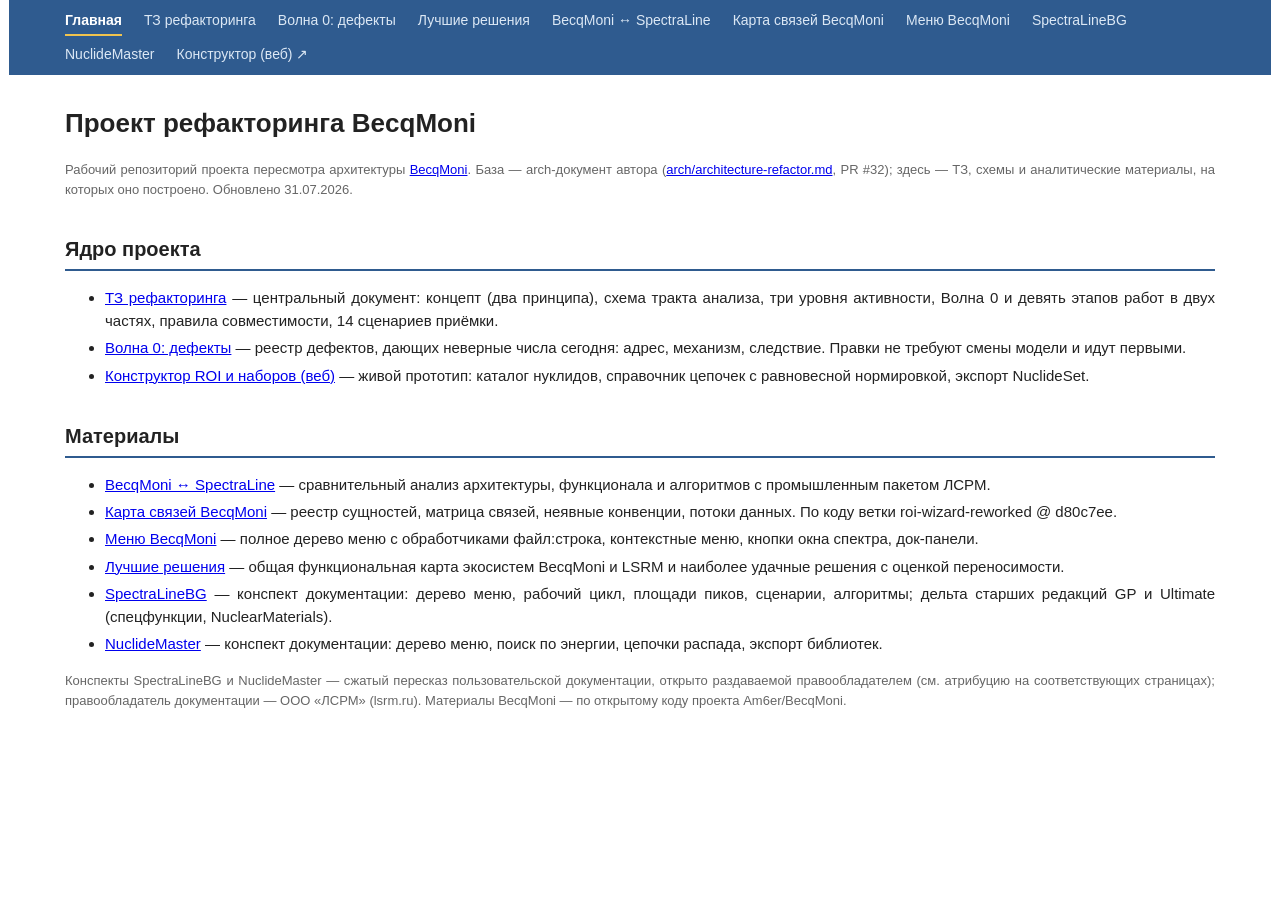
<file: index.html>
<!DOCTYPE html>
<html lang="ru">
<head>
<meta charset="utf-8">
<meta name="viewport" content="width=device-width, initial-scale=1">
<title>BecqMoni arch notes</title>
<style>
body { font-family: "Segoe UI", Calibri, sans-serif; font-size: 15px; line-height: 1.55; color: #222;
       max-width: 1150px; margin: 0 auto; padding: 0 56px 40px; background: #fff; }
nav { position: sticky; top: 0; background: #2f5b8f; margin: 0 -56px 28px; padding: 10px 56px;
      z-index: 5; display: flex; flex-wrap: wrap; row-gap: 8px; column-gap: 22px; }
nav a { color: #dce8f5; text-decoration: none; font-size: 14px; white-space: nowrap; }
nav a:hover { color: #fff; text-decoration: underline; }
nav a.act { color: #fff; font-weight: 600; border-bottom: 2px solid #f0c34e; padding-bottom: 2px; }
h1 { font-size: 26px; font-weight: 600; margin: 0 0 16px; }
h2 { font-size: 20px; font-weight: 600; margin: 34px 0 12px; border-bottom: 2px solid #2f5b8f; padding-bottom: 4px; }
h3 { font-size: 17px; font-weight: 600; margin: 24px 0 8px; color: #2f5b8f; }
table { border-collapse: collapse; width: 100%; margin: 12px 0 20px; display: block; overflow-x: auto; }
img { max-width: 100%; height: auto; }
th { background: #2f5b8f; color: #fff; text-align: left; padding: 7px 11px; font-weight: 600; font-size: 14px; }
td { border: 1px solid #c9d4e0; padding: 7px 11px; vertical-align: top; font-size: 14px; }
tr:nth-child(even) td { background: #f3f6fa; }
code { font-family: Consolas, monospace; font-size: 13px; background: #f0f0ec; padding: 0 4px; border-radius: 3px; }
pre { background: #f6f6f2; border: 1px solid #ddd; border-radius: 6px; padding: 12px 16px; overflow-x: auto; }
pre code { background: none; padding: 0; }
blockquote { border-left: 4px solid #d9a62e; background: #fdf6e3; margin: 16px 0; padding: 8px 16px; }
li { margin-bottom: 4px; }
p, li { text-align: justify; hyphens: auto; }
hr { border: none; border-top: 1px solid #ccc; margin: 28px 0; }
.meta { color: #666; font-size: 13px; margin-bottom: 24px; }
</style>
</head>
<body>
<nav><a href="index.html" class="act">Главная</a><a href="bm-arch-tz.html">ТЗ рефакторинга</a><a href="wave0.html">Волна 0: дефекты</a><a href="best-solutions.html">Лучшие решения</a><a href="comparison.html">BecqMoni ↔ SpectraLine</a><a href="arch-map.html">Карта связей BecqMoni</a><a href="menu-map.html">Меню BecqMoni</a><a href="spectraline.html">SpectraLineBG</a><a href="nuclidemaster.html">NuclideMaster</a><a href="wizard/" target="_blank" rel="noopener">Конструктор (веб) ↗</a></nav>

<h1>Проект рефакторинга BecqMoni</h1>
<p class="meta">Рабочий репозиторий проекта пересмотра архитектуры
<a href="https://github.com/Am6er/BecqMoni">BecqMoni</a>. База — arch-документ автора
(<a href="https://github.com/Am6er/BecqMoni/blob/roi-wizard-reworked/arch/architecture-refactor.md">arch/architecture-refactor.md</a>,
PR #32); здесь — ТЗ, схемы и аналитические материалы, на которых оно построено. Обновлено 31.07.2026.</p>

<h2>Ядро проекта</h2>
<ul>
<li><a href="bm-arch-tz.html">ТЗ рефакторинга</a> — центральный документ: концепт (два принципа), схема тракта анализа, три уровня активности, Волна 0 и девять этапов работ в двух частях, правила совместимости, 14 сценариев приёмки.</li>
<li><a href="wave0.html">Волна 0: дефекты</a> — реестр дефектов, дающих неверные числа сегодня: адрес, механизм, следствие. Правки не требуют смены модели и идут первыми.</li>
<li><a href="wizard/">Конструктор ROI и наборов (веб)</a> — живой прототип: каталог нуклидов, справочник цепочек с равновесной нормировкой, экспорт NuclideSet.</li>
</ul>

<h2>Материалы</h2>
<ul>
<li><a href="comparison.html">BecqMoni ↔ SpectraLine</a> — сравнительный анализ архитектуры, функционала и алгоритмов с промышленным пакетом ЛСРМ.</li>
<li><a href="arch-map.html">Карта связей BecqMoni</a> — реестр сущностей, матрица связей, неявные конвенции, потоки данных. По коду ветки roi-wizard-reworked @ d80c7ee.</li>
<li><a href="menu-map.html">Меню BecqMoni</a> — полное дерево меню с обработчиками файл:строка, контекстные меню, кнопки окна спектра, док-панели.</li>
<li><a href="best-solutions.html">Лучшие решения</a> — общая функциональная карта экосистем BecqMoni и LSRM и наиболее удачные решения с оценкой переносимости.</li>
<li><a href="spectraline.html">SpectraLineBG</a> — конспект документации: дерево меню, рабочий цикл, площади пиков, сценарии, алгоритмы; дельта старших редакций GP и Ultimate (спецфункции, NuclearMaterials).</li>
<li><a href="nuclidemaster.html">NuclideMaster</a> — конспект документации: дерево меню, поиск по энергии, цепочки распада, экспорт библиотек.</li>
</ul>

<p class="meta">Конспекты SpectraLineBG и NuclideMaster — сжатый пересказ пользовательской документации,
открыто раздаваемой правообладателем (см. атрибуцию на соответствующих страницах);
правообладатель документации — ООО «ЛСРМ» (lsrm.ru).
Материалы BecqMoni — по открытому коду проекта Am6er/BecqMoni.</p>

</body>
</html>
</file>
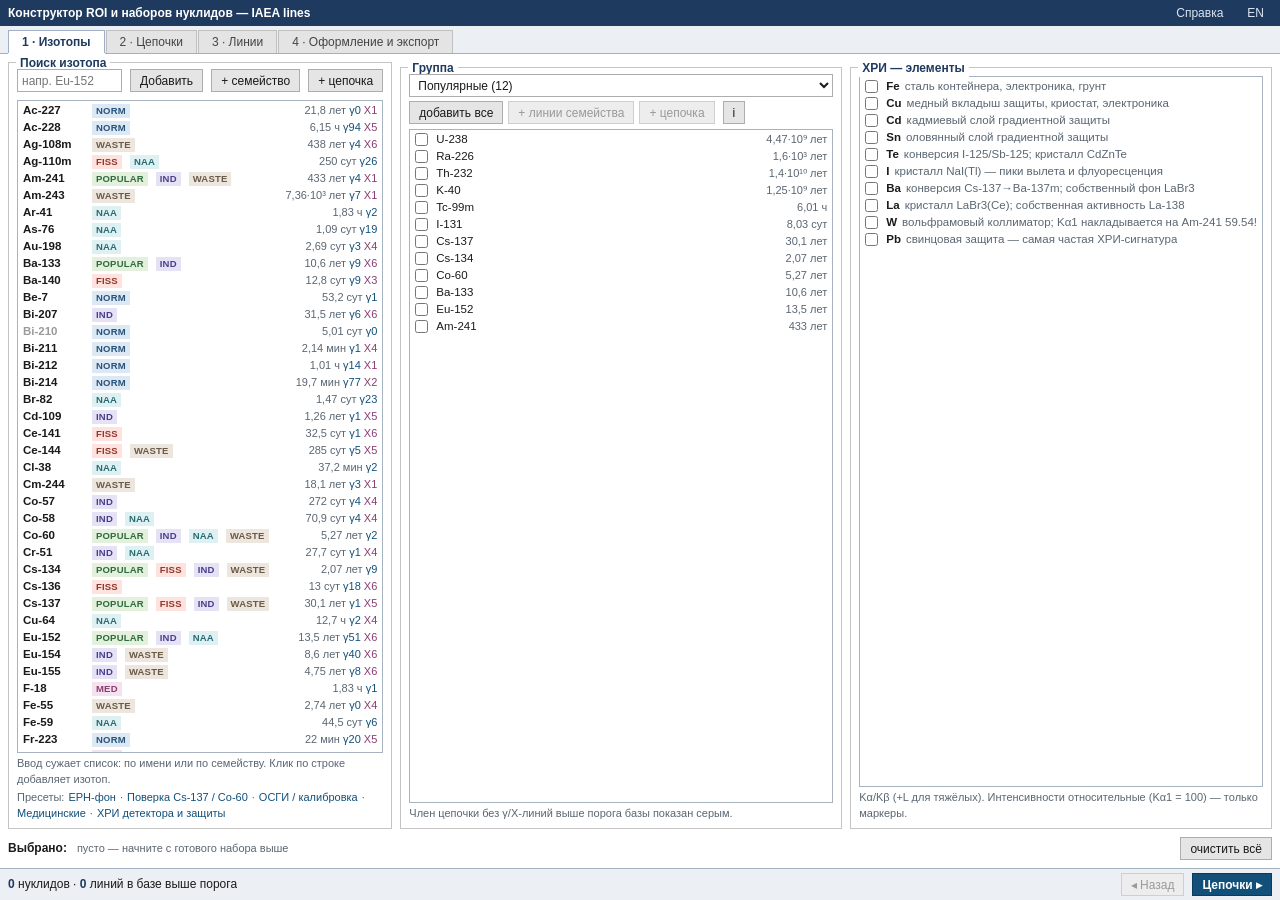
<file: wizard/index.html>
<!DOCTYPE html>
<html lang="ru">
<head>
<meta charset="utf-8">
<meta name="viewport" content="width=device-width, initial-scale=1">
<title>Конструктор ROI и наборов нуклидов для BecqMoni</title>
<link rel="stylesheet" href="styles/host.css?v=20260725g" id="themeCss">
<!-- тема поверх host.css; по умолчанию becqmoni, «?style=none» — голый host.css -->
<script>(function(){var t=new URLSearchParams(location.search).get("style")||localStorage.getItem("roiStyle")||"becqmoni";if(t&&t!=="none"&&/^[\w.-]+$/.test(t))document.write('<link rel="stylesheet" href="styles/'+t+'.css?v=20260725g">');})();</script>
</head>
<body>
<div class="app">
<header class="topbar">
  <h1>Конструктор ROI и наборов нуклидов — <span id="titleCfg">IAEA lines</span></h1>
  <span class="spacer"></span>
  <button id="helpBtn" title="Что делает инструмент и как им пользоваться">Справка</button>
  <button id="langBtn">EN</button>
</header>
<!-- справка по инструменту: поверх окна, закрывается кликом мимо, крестиком и Esc -->
<div class="modalback" id="helpBack" style="display:none">
  <div class="modal" role="dialog" aria-modal="true">
    <div class="modalhead"><b id="helpTitle">Справка: конструктор ROI и наборов нуклидов</b>
      <span class="spacer" style="flex:1"></span><button id="helpClose">✕</button></div>
    <div class="modalbody" id="helpText">
      <p><b>Зачем.</b> Инструмент собирает два файла для BecqMoni из снимка ядерных данных
      IAEA Live Chart (ENSDF): <b>ROI-конфигурацию</b> (маркеры и зоны на энергетической оси)
      и <b>набор нуклидов</b> — именованный <code>NuclideSet</code>, который дописывается
      в вашу библиотеку <code>NuclideDefinition.xml</code>. Страница автономна: данные лежат
      снимком в <code>data/nuclides.js</code>, обращений в сеть нет.</p>

      <p><b>Шаг 1 · Изотопы.</b> Три способа набрать источники: поиск по имени (или по коду
      семейства), готовая группа — 8 семейств по ANSI N42.34 и 3 ряда распада, — и панель ХРИ
      (характеристический рентген материалов защиты и детектора). У поиска и у группы одинаковые
      три кнопки: <b>добавить</b> нуклид сам по себе, <b>+ линии семейства</b> (линии дочерних
      идут под именем родителя, одной записью) и <b>+ цепочка</b> (дочерние отдельными нуклидами,
      родитель в скобках имени). Скобки не косметика: по ним BecqMoni узнаёт цепочку и связывает
      амплитуды линий. Пять готовых наборов под полем поиска дают рабочий пример в один клик.</p>

      <p><b>Шаг 2 · Цепочки.</b> Справочник по рядам ЕРН в духе NUCLÉIDE-LARA (LNHB).
      «Кто светит на этой энергии» — кандидаты в окне ±W кэВ, для членов рядов
      интенсивность приведена к распаду корня (доли ветвлений и равновесие уже свёрнуты),
      рядом контрольные линии кандидата в той же нормировке — по ним его подтверждают
      или отбрасывают; кнопки добавляют нуклид или весь ряд в выбор. «Таблица эмиссий
      ряда» — все γ и X ряда на 100 распадов корня, порог, сортировка, выгрузка CSV;
      от набора не зависит и работает как самостоятельный справочник.</p>

      <p><b>Шаг 3 · Линии.</b> <b>R</b> — паспортное разрешение детектора на 662 кэВ; из него
      считается FWHM(E) = R·√(662·E)/100 (модель для сцинтилляторов). <b>Объединить близкие</b>
      сливает линии, которые ваш детектор всё равно не разделит: порог <b>Sparrow 0,85·FWHM</b> —
      физический предел разрешимости двух пиков, для ROI-маркеров; <b>якорный набор 0,25·FWHM</b> —
      для выгрузки в библиотеку, потому что пары от 0,25 до 0,85 FWHM разбирает библиотечный фит,
      и сливать их — обеднять набор. Фильтры (интенсивность, энергия, период полураспада)
      управляют <b>выбором</b> линий, а галки типов — только видимостью. Ниже — расчёт вторичных
      пиков (обратное рассеяние, комптон-край, вылеты 511 и 1022, суммирование, наложение)
      и поиск близких линий по всей базе: «кто ещё светит рядом с этой энергией».</p>

      <p><b>Шаг 4 · Оформление и экспорт.</b> Режим маркеров или зон, ширина зоны в процентах
      от энергии либо через k·FWHM, цвета по цепочке или по нуклиду. <b>Скачать ROI .xml</b> даёт
      файл для <code>%APPDATA%\BecqMoni\config\ROI\</code>. <b>Дописать в библиотеку</b> просит
      ваш <code>NuclideDefinition.xml</code> и возвращает его копию с добавленным набором —
      существующие нуклиды и наборы сохраняются, рядом скачивается бэкап оригинала.</p>

      <p><b>Якорь.</b> Ровно одна линия набора помечается <code>IsAnchor=true</code>: найдя её
      в спектре, BecqMoni сажает остальные линии на табличные позиции и подгоняет их амплитуды.
      Без якоря библиотечный фит не запускается вовсе. Автовыбор берёт сильную и одинокую линию
      (для Th-232 это 2614,5 кэВ, для U-238 — 609,3), но её можно назначить вручную.
      Галка <b>полный набор</b> выгружает все линии выбранных нуклидов минуя фильтры: по прогонам
      разработчика BecqMoni выигрыш даёт именно полная цепочка, а набор из одних сильных линий
      фиту ничего не добавляет.</p>

      <p><b>Перед сохранением</b> данные проверяются. Для ROI совпавшие энергии, нулевой выход
      и перекрытие зон — замечания: сохранить можно. Для набора первые два — ошибки: две линии
      на одной энергии вырождают подгонку амплитуд, а нулевая интенсивность выбрасывает линию
      из связки по цепочке.</p>

      <p><b>Границы применимости.</b> База — снимок, а не живой запрос к IAEA (API не отдаёт CORS);
      обновляется скриптом <code>update_nuclides.py</code> или кнопкой в GitHub Actions.
      Модель ширины пика — для сцинтилляторов; для HPGe она занижает ширину на низких энергиях.
      Интенсивности ХРИ условные (Kα1 = 100) — это маркеры, не выходы. Вторичные пики расчётные.
      Коэффициенты Бк/cps не заполняются: их задают в BecqMoni по кривой эффективности.
      Инструмент неофициальный и частью BecqMoni не является.</p>

      <p><b>Источники и стандарты.</b> В таблице — что именно взято и откуда.</p>
      <table class="srctbl">
      <thead><tr><th>Что взято</th><th>Откуда</th></tr></thead>
      <tbody>
      <tr><td>Энергии и интенсивности γ-линий, периоды полураспада, ветвления распада —
        база <b>121 нуклида</b>, порог γ ≥ 0,05 %</td>
        <td><a href="https://www-nds.iaea.org/relnsd/vcharthtml/VChartHTML.html" target="_blank"
        rel="noopener">IAEA Live Chart of Nuclides</a>, оценённые данные
        <a href="https://www.nndc.bnl.gov/ensdf/" target="_blank" rel="noopener">ENSDF</a>
        (NNDC, Брукхейвенская национальная лаборатория). Снимок лежит в <code>data/nuclides.js</code>,
        его дата — в подвале «об источниках данных»</td></tr>
      <tr><td>Рентген, сопровождающий распад (K- и L-серии дочерних атомов), порог ≥ 0,5 %</td>
        <td>тот же снимок IAEA/ENSDF, отдельная таблица линий</td></tr>
      <tr><td>Энергии ХРИ <b>10 элементов</b> защиты и детектора (Fe, Cu, Cd, Sn, Te, I, Ba, La, W, Pb);
        интенсивности условные, Kα1 = 100</td>
        <td><a href="https://physics.nist.gov/PhysRefData/XrayTrans/Html/search.html" target="_blank"
        rel="noopener">NIST X-ray Transition Energies Database</a>, свод Бердена</td></tr>
      <tr><td>Коды семейств <b>NORM, MED, IND, SNM</b></td>
        <td><a href="https://standards.ieee.org/standard/N42_34-2021.html" target="_blank"
        rel="noopener">IEEE/ANSI N42.34-2021</a> — критерии для носимых идентификаторов радионуклидов
        (RIID). Группы FISS, NAA, WASTE вне стандарта, заведены под задачи спектрометрии</td></tr>
      <tr><td>Формулы вторичных пиков: BS = E/(1+2E/511), CE = E − BS, SE = E − 511,
        DE = E − 1022, вылет K-рентгена иода <b>−28 кэВ</b></td>
        <td>G. F. Knoll, <a href="https://www.wiley.com/en-us/Radiation+Detection+and+Measurement,+4th+Edition-p-9780470131480"
        target="_blank" rel="noopener">Radiation Detection and Measurement</a> (Wiley), гл. 10:
        комптоновский край — разд. II.B; пик обратного рассеяния (0,2–0,25 МэВ), пики вылета
        и суммирование каскадов — разд. III; иодный вылет — рис. 10.10</td></tr>
      <tr><td>Почему нужны поправки: край размыт разрешением, а пик ищется методом
        <b>второй производной</b>, поэтому найденный центроид не совпадает с обрывом</td>
        <td>Knoll, гл. 10, разд. II.B (влияние энергии связи электронов); G. Gilmore,
        <a href="https://www.wiley.com/en-us/practical-gamma-ray-spectrometry-3rd-edition-p-9781119896081"
        target="_blank" rel="noopener">Practical Gamma-ray Spectrometry</a> (Wiley),
        разд. 9.2.3 — алгоритм Марискотти</td></tr>
      <tr><td>Числа поправок: комптон-край <b>−0,8·FWHM</b>, обратное рассеяние <b>+10 кэВ</b>;
        доли от родительской линии BS 8 %, CE 6 %, SE 6 %</td>
        <td>измерения комплекса Gamma-1C (NaI(Tl) 63×63, защита Pb 50 мм
        с вкладышем Cd/Cu): 9 нуклидов, 18 первичных линий, взята <b>31 запись из 41</b> —
        остальные отброшены как наложения. Разбор — <code>docs/REFERENCES-secondary-peaks.md</code></td></tr>
      <tr><td>Коэффициенты равновесия ряда: Tl-208 <b>×0,3594</b>, Po-212 ×0,6406, Th-227 ×0,9862,
        Fr-223 ×0,0138, Tl-207 ×0,99724, Po-211 ×0,00276</td>
        <td>ветвления на развилках рядов (Bi-212 β 64,06 % / α 35,94 %; Ac-227; Bi-211)
        по данным ENSDF</td></tr>
      <tr><td>Пороги слияния <b>0,85·FWHM</b> (предел Sparrow) и <b>0,25·FWHM</b> (якорный набор),
        гейт значимости Fisher <b>z ≥ 4</b>, требование ровно одного <code>IsAnchor</code></td>
        <td>исходники <a href="https://github.com/Am6er/BecqMoni" target="_blank"
        rel="noopener">Am6er/BecqMoni</a>, файл <code>BecquerelMonitor/LibraryPeakFitter.cs</code></td></tr>
      <tr><td>Форматы файлов: ROI <code>FormatVersion 120920</code>, структура
        <code>NuclideDefinitionFile</code> (NuclideDefinitions + NuclideSets, привязка по guid)</td>
        <td>те же исходники: <code>ROIConfigData.cs</code>, <code>ROIDefinitionData.cs</code>,
        <code>NuclideDefinition.cs</code>, <code>NuclideSet.cs</code></td></tr>
      </tbody></table>
    </div>
  </div>
</div>
<nav class="tabs" id="tabs">
  <button data-tab="1" class="on">1 · Изотопы</button>
  <button data-tab="2">2 · Цепочки</button>
  <button data-tab="3">3 · Линии</button>
  <button data-tab="4">4 · Оформление и экспорт</button>
</nav>

<!-- ═══════════ 1. ВЫБОР ИСТОЧНИКОВ ═══════════ -->
<div class="tabbody on" data-body="1">
  <div class="cols3">
    <div class="gbox"><span class="lg">Поиск изотопа</span>
      <div class="line">
        <input type="text" id="nucSearch" placeholder="напр. Eu-152" style="flex:1; min-width:70px">
        <button id="nucAdd" title="Только выбранный нуклид, его собственные линии">Добавить</button>
        <button id="nucAddF" title="Все линии дочерних под именем выбранного нуклида — один изотоп в списке">+ семейство</button>
        <button id="nucAddC" title="Дочерние отдельными нуклидами с пометкой родителя: «Tc-99m (Mo-99)»">+ цепочка</button>
      </div>
      <div class="nuclist" id="searchList"></div>
      <p class="hint" id="searchHint">Ввод сужает список: по имени или по семейству. Клик по строке добавляет изотоп.</p>
      <!-- полосы меню над закладками нет: пресеты живут на своём шаге, сводка базы — в подвале -->
      <p class="hint presets" id="presetBar"></p>
    </div>
    <div class="gbox"><span class="lg">Группа</span>
      <div class="row" style="position:relative">
        <select id="famSel" style="flex:1 1 260px; min-width:0"></select>
        <span id="famCtl" style="display:flex; gap:5px"></span>
        <button id="famInfoBtn" title="Что означают коды семейств">i</button>
        <p class="hint infoPop" id="famInfoBox" style="display:none"></p>
      </div>
      <div class="nuclist" id="famList"></div>
      <p class="hint" id="chainHint">Член цепочки без γ/X-линий выше порога базы показан серым.</p>
    </div>
    <div class="gbox"><span class="lg">ХРИ — элементы</span>
      <div class="nuclist" id="xrfList" style="margin-top:2px"></div>
      <p class="hint" id="xrfHint">Kα/Kβ (+L для тяжёлых). Интенсивности относительные (Kα1 = 100) — только маркеры.</p>
    </div>
  </div>
  <div style="display:flex; gap:10px; align-items:center; margin-top:8px">
    <b style="white-space:nowrap">Выбрано:</b>
    <div class="chipbar" id="selBar" style="flex:1; margin-top:0"></div>
    <button id="clearAll" style="flex-shrink:0">очистить всё</button>
  </div>
</div>

<!-- ═══════════ 2. ЦЕПОЧКИ ═══════════ -->
<div class="tabbody" data-body="2">
  <div class="gbox"><span class="lg">Кто светит на этой энергии</span>
    <div class="line">
      <label for="laraE">E =</label>
      <input type="number" id="laraE" min="1" step="0.1" style="width:74px"> <span>кэВ</span>
      <label for="laraW">±</label>
      <input type="number" id="laraW" value="10" min="0.5" step="0.5" style="width:56px"> <span>кэВ</span>
      <label for="laraI">I ≥</label>
      <input type="number" id="laraI" value="0.1" min="0" step="0.1" style="width:56px"> %
      <label><input type="checkbox" id="laraEq" checked>
        <span id="laraEqLbl">интенсивность на распад корня ряда</span></label>
      <button id="laraGo" class="primary">Найти</button>
    </div>
    <div id="laraOut"></div>
  </div>
  <div class="gbox"><span class="lg">Таблица эмиссий ряда</span>
    <div class="line">
      <label for="emiChain"><span id="emiChainLbl">ряд</span></label>
      <select id="emiChain"></select>
      <label for="emiI">I ≥</label>
      <input type="number" id="emiI" value="0.1" min="0" step="0.1" style="width:56px"> %
      <label><input type="checkbox" id="emiSortI">
        <span id="emiSortLbl">сортировать по интенсивности</span></label>
      <button id="emiGo">Показать</button>
      <button id="emiCsv">Скачать CSV</button>
    </div>
    <div class="hint" id="emiHint"></div>
    <div id="emiOut"></div>
  </div>
</div>

<!-- ═══════════ 3. ЛИНИИ ═══════════ -->
<div class="tabbody" data-body="3">
  <div class="gbox"><span class="lg">Адаптация под разрешение детектора (IDWin)</span>
    <div class="line">
      <label for="mR662">R =</label>
      <input type="number" id="mR662" value="7.5" min="0.1" step="0.1" style="width:62px"
        title="Разрешение детектора (FWHM) на 662 кэВ, %. NaI ~7–8, LaBr3 ~3, HPGe ~0.2">
      <span>% на 662 кэВ</span><span class="sep">·</span><label for="mMode">критерий</label>
      <select id="mMode" style="width:auto" title="Порог, ближе которого линии считаются нераздельными">
        <option value="sparrow" selected>предел Sparrow — маркеры ROI</option>
        <option value="anchor">якорный набор — библиотечный фит</option>
        <option value="manual">вручную</option>
      </select>
      <input type="number" id="mK" value="0.85" min="0.05" step="0.05" style="width:58px"
        title="Порог ΔE в единицах FWHM(E)"><span>× FWHM</span>
      <button id="mergeBtn" title="Слить линии каждого нуклида (γ, X, ХРИ — независимо от выбора), которые ближе порога: E — центроид по I, I — сумма">Объединить близкие</button>
      <button id="unmergeBtn">Вернуть исходные</button>
      <span class="stat" id="mergeStat"></span>
      <span style="flex:1"></span>
      <span class="hint" style="margin:0">FWHM(E) = R·√(662·E)/100 · сцинтиллятор</span>
      <details class="doc" style="margin:0"><summary>?</summary>
      <div class="hint" id="resHint">
  <p>
      <b>R</b> — паспортное разрешение детектора (FWHM на 662 кэВ): NaI(Tl) 6.5–8 %, CsI(Tl) 8–10 %,
      SrI₂(Eu) 3–3.5 %, LaBr₃ 2.7–3.3 %. С энергией пик уширяется как √E: FWHM(E) = R·√(662·E)/100 —
      модель для <b>сцинтилляторов</b> (типично LaBr₃/NaI/SrI₂/CsI); для HPGe (R ~0.15 %) она
      занижает ширину на низких энергиях — там нужен закон √(a+bE), здесь не реализован.
      </p>
  <p><b>Критерий</b> — с какого разноса линии считать нераздельными. <b>Предел Sparrow</b>
      (ΔE &lt; 0.85·FWHM, то есть 2σ) — физический предел разрешимости двух пиков: ближе этого
      дублет виден как один пик, поэтому для ROI-маркеров сливаем. </p>
  <p><b>Якорный набор</b>
      (ΔE &lt; 0.25·FWHM) — для наборов, выгружаемых в библиотеку BecqMoni: там пары от 0.25 до
      0.85 FWHM разбирает библиотечный фит по якорной линии (связка амплитуд по табличным
      интенсивностям), а более далёкие — деконволюция, поэтому сливать их нельзя — набор
      обедняется. </p>
  <p><b>Вручную</b> — прежнее поведение (2–3×FWHM — грубое окно идентификации).</p>
  </div>
      </details>
    </div>
  </div>
  <div class="infoline" id="mergeInfo"><span id="mergeHint"></span></div>
  <div class="gbox"><span class="lg">Фильтры и выбор</span>
   <div class="line">
     <label><input type="checkbox" id="fIOn"> интенсивность ≥, %</label>
     <input type="number" id="fMinI" value="3" min="0" step="0.5" style="width:56px"
       title="Порог интенсивности для маркеров ROI; 3 % — рабочее значение для сцинтиллятора с R ≈ 6 %">
     <select id="iMode" style="width:auto; max-width:250px">
       <option value="rel" selected>относительная (внутри изотопа, макс = 100)</option>
       <option value="abs">абсолютная (на распад)</option>
     </select>
     <span class="sep">·</span>
     <label><input type="checkbox" id="fEOn"> энергия, кэВ</label>
     <input type="number" id="fEmin" value="10" min="0" style="width:62px">
     <span class="sep">—</span>
     <input type="number" id="fEmax" value="3000" min="0" style="width:62px">
     <span class="sep">·</span>
     <label><input type="checkbox" id="fTOn"> T½</label>
     <input type="number" id="fTmin" value="1" min="0" style="width:48px">
     <select id="fTminU" style="width:auto"><option value="1">сек</option><option value="3600">ч</option>
       <option value="86400" selected>сут</option><option value="31557600">лет</option></select>
     <span class="sep">—</span>
     <input type="number" id="fTmax" placeholder="∞" min="0" style="width:48px">
     <select id="fTmaxU" style="width:auto"><option value="1">сек</option><option value="3600">ч</option>
       <option value="86400">сут</option><option value="31557600" selected>лет</option></select>
   </div>
   <div class="line">
     <span>Тип линий</span>
     <label><input type="checkbox" class="fT" value="g" checked> γ</label>
     <label><input type="checkbox" class="fT" value="x" checked> X (распад)</label>
     <label><input type="checkbox" class="fT" value="xrf" checked> ХРИ</label>
     <label><input type="checkbox" class="fT" value="sec" checked> вторичные</label>
     <span class="sep">·</span>
     <button id="selVisible">✓ выбрать все видимые</button>
     <button id="unselVisible">✗ снять все видимые</button>
     <label><input type="checkbox" id="hideUnsel"> скрыть невыбранные</label>
     <span class="sep">·</span>
     <label for="topN">топ-N по I на нуклид</label>
     <input type="number" id="topN" value="5" min="1" style="width:48px">
     <button id="selTop">Выбрать топ-N</button>
   </div>
   <div class="line">
      <label><input type="checkbox" id="eqScale" checked>
      равновесие ряда: интенсивности на один распад <b>родителя ряда</b></label>
      <details class="doc" style="margin:0"><summary>?</summary>
    <div class="hint" id="eqHint">
  <p>Без галки I — «на 100 распадов самого излучающего нуклида», как в базе IAEA и в файлах
      «Intensities» BecqMoni: у Tl-208 линия 2614 кэВ имеет I = 99.75 %. Но в равновесном ряду Th-232 через
      Tl-208 идёт лишь 35.94 % распадов (ветвление Bi-212: β 64 % / α 36 %), поэтому <b>на один распад Th-232</b>
      эта линия даёт 99.75 × 0.3594 ≈ 35.85 %. </p>
  <p>Галка выполняет это умножение для членов за развилками
      (Tl-208 ×0.3594, Po-212 ×0.6406; в ряду U-235: Th-227 ×0.9862, Fr-223 ×0.0138, Tl-207 ×0.99724,
      Po-211 ×0.00276); остальные члены ряда — ×1.
      </p>
  <p>Включайте, когда ROI-набор описывает равновесный ряд как целое (сравнение относительных высот линий
      разных членов между собой); выключайте, если хотите табличные значения «как в справочнике».</p>
  </div>
      </details>
      <span class="hint" style="margin:0">Tl-208 ×0,3594 · Po-212 ×0,6406 · остальные члены ряда ×1</span>
      <span class="sep">·</span>
      <span class="hint" style="margin:0">сортировка — клик по заголовку таблицы</span>
   </div>
  </div>
  <div class="cols2">
  <div class="group" id="secGroup">
    <div class="ghead" onclick="this.parentNode.classList.toggle('open')">
      <span>Вторичные пики (расчёт по выбранным γ-линиям)</span><span>▾</span></div>
    <div class="gbody">
      <div class="line">
        <label for="secMinI">для γ-линий с I ≥, %</label>
        <input type="number" id="secMinI" value="10" style="width:52px">
        <span style="font-size:12px">
          <input type="checkbox" class="secT" value="bs" checked> рассеяние назад (BS)
          <input type="checkbox" class="secT" value="ce"> комптон-край (CE)
          <input type="checkbox" class="secT" value="se" checked> вылет 511 (SE)
          <input type="checkbox" class="secT" value="de" checked> вылет 1022 (DE)
          <input type="checkbox" class="secT" value="esc"> вылет I-K (NaI, −28.6)
          <input type="checkbox" class="secT" value="ann"> аннигиляция 511
          <input type="checkbox" class="secT" value="sum"> суммирование каскадное (E1+E2)
          <input type="checkbox" class="secT" value="pu2"> наложение 2×E (pile-up)</span>
        <button id="genSec">Сгенерировать</button>
      </div>
      <details class="doc"><summary>формулы</summary>
      <div class="hint" id="secHint">
  <p>BS = E/(1+2E/511); CE = E−BS; SE = E−511 (E&gt;1122); DE = E−1022 (E&gt;1222);
        I-escape для E&lt;200 кэВ. </p>
  <p><b>SUM</b> = E1+E2 — истинные совпадения каскадных линий одного
        нуклида (заметно при близкой геометрии: Co-60 → 2505, Y-88 → 2734); <b>PU</b> = 2×E — наложение
        импульсов одной сильной линии при большой загрузке (Cs-137 → 1324). </p>
  <p><b>Поправки к положению.</b> Аналитическая формула даёт край ступеньки, а в спектре
        виден центроид особенности, размытой разрешением, поэтому комптон-край сдвигается вниз
        на <b>0,8·FWHM</b>, а пик обратного рассеяния — вверх на <b>10 кэВ</b> (многократное
        рассеяние добавляется к однократному 180°). Обе поправки выведены из измерений
        комплекса Gamma-1C (NaI(Tl) 63×63, защита Pb 50 мм + Cd/Cu):
        31 надёжная запись из 41, коэффициент края кучно лежит в 0,69–0,84 на 340–1250 кэВ,
        сдвиг рассеяния разбросан от +0,3 до +18 кэВ и задаётся геометрией источника.</p>
  <p>Маркерная интенсивность — доля от родительской линии по измеренным отношениям площадей:
        BS 8 %, CE 6 %, SE 6 %, DE и остальные 10 % (для SUM — от слабейшей из пары).
        Физика (сверено по оригиналам): Knoll, Radiation Detection and Measurement,
        3-е изд., гл. 10 — комптоновский край в разд. II.B, пик обратного рассеяния, пики
        вылета и суммирование в разд. III; Gilmore, Practical Gamma-ray Spectrometry,
        2-е изд., гл. 2 (взаимодействия), 9.2.3 (поиск пиков по второй производной) и
        10 (сцинтилляционная спектрометрия).</p>
  </div>
      </details>
    </div>
  </div>
  <div class="group" id="nearGroup">
    <div class="ghead" onclick="this.parentNode.classList.toggle('open')">
      <span>Поиск близких линий (по всей базе — кто ещё светит рядом)</span><span>▾</span></div>
    <div class="gbody" style="max-height:400px">
      <div class="line">
        <label for="nearE">энергия, кэВ</label><input type="number" id="nearE" value="362" style="width:64px">
        <label for="nearW">± окно</label><input type="number" id="nearW" value="10" min="0.5" style="width:48px">
        <label for="nearI">I ≥, %</label><input type="number" id="nearI" value="0.5" min="0" style="width:48px">
        <label for="nearT">T½ ≥</label><input type="number" id="nearT" value="0" min="0" style="width:48px">
        <select id="nearTu" style="width:auto"><option value="1">сек</option><option value="3600">ч</option>
        <option value="86400" selected>сут</option><option value="31557600">лет</option></select>
        <button id="nearBtn">Искать</button>
      </div>
      <div id="nearOut" style="margin-top:6px; font-size:12px"></div>
    </div>
  </div>
  </div>
  <div class="tblscroll">
    <table id="lineTbl">
    <thead><tr>
      <th data-k="sel">✓</th><th data-k="nuc">Нуклид ⇅</th><th data-k="E">E, кэВ ⇅</th>
      <th data-k="I" title="На 100 распадов нуклида; для ХРИ — условная (Kα1=100)">I, % ⇅</th>
      <th data-k="rel" title="Относительно самой сильной линии этого нуклида/элемента — по ней работает относительный фильтр">I отн., % ⇅</th>
      <th data-k="hl">T½ ⇅</th><th data-k="type">Тип</th>
    </tr></thead><tbody></tbody>
    </table>
  </div>
</div>

<!-- ═══════════ 4. ОФОРМЛЕНИЕ И ЭКСПОРТ ═══════════ -->
<div class="tabbody" data-body="4">
  <div class="gbox"><span class="lg">Оформление ROI</span>
  <div class="line">
    <label for="roiMode">режим</label>
    <select id="roiMode" style="width:auto; max-width:280px">
      <option value="marker" selected>линии-маркеры (высота ∝ I, без зон)</option>
      <option value="zone">зоны (границы вокруг пика)</option>
      <option value="zone+marker">зоны + маркеры интенсивности</option>
    </select>
    <span id="wModeBox" style="display:none"><label for="wMode" style="display:inline">ширина зоны</label>
      <select id="wMode" style="width:auto">
        <option value="pct">% от энергии (как в BecqMoni)</option>
        <option value="fwhm">k × FWHM (сцинтиллятор)</option>
      </select></span>
    <span id="pctBox" style="display:none"><label for="wPct" style="display:inline">% от E</label>
      <input type="number" id="wPct" value="5" min="0.5" step="0.5" style="width:56px"></span>
    <span id="fwhmBox" style="display:none"><label style="display:inline">R, % @662 / k</label>
      <input type="number" id="r662" value="7.5" min="1" step="0.1" style="width:58px">
      <input type="number" id="kF" value="3" min="1" step="0.5" style="width:48px"></span>
  </div>
  <p class="hint" id="wHint" style="display:none">FWHM(E) = R₆₆₂·√(662·E)/100; зона = E ± k·FWHM/2. Границы округляются наружу до целых кэВ.</p>
  <div class="line" style="margin-top:6px">
    <span>цвета</span>
    <span class="seg" style="width:220px">
      <button id="colByChain">по цепочке</button>
      <button id="colByNuc">по нуклиду</button>
    </span>
    <span class="colorchips" id="colorBox" style="margin:0"></span>
  </div>
  </div>
  <div class="gbox"><span class="lg">Экспорт</span>
  <div class="line">
    <label for="cfgName">имя ROI-конфигурации</label>
    <input type="text" id="cfgName" value="IAEA lines" style="flex:1; min-width:120px; max-width:260px">
    <button class="primary" id="btnXml">Скачать ROI .xml</button>
    <button id="btnPreview">Предпросмотр</button>
  </div>
  <div class="line">
    <label for="libName">имя набора (NuclideSet)</label>
    <input type="text" id="libName" value="Новый набор" style="flex:1; min-width:120px; max-width:240px">
    <label for="anchorSel">якорная линия</label>
    <select id="anchorSel" style="width:auto; max-width:260px"
      title="Линия с IsAnchor=true: найдя её, BecqMoni сажает остальные линии набора на табличные позиции и фитует их амплитуды"></select>
  </div>
  <div class="line">
    <label><input type="checkbox" id="libFull"> полный набор (все линии, для фита)</label>
    <label><input type="checkbox" id="bakOrig" checked> сохранить копию оригинала</label>
    <button class="primary" id="btnNucXml" title="Выберите свой NuclideDefinition.xml — набор будет дописан в него, существующие нуклиды и наборы сохранятся">Дописать в библиотеку…</button>
    <input type="file" id="mergeFile" accept=".xml" style="display:none">
    <span class="stat" id="expStat"></span>
  </div>
  <details class="doc" style="margin-top:10px"><summary>куда класть файлы и как работает якорь</summary>
  <div class="hint" id="expHint">
  <p><b>ROI-конфигурация</b> кладётся в <code>%APPDATA%\BecqMoni\config\ROI\</code> (обычно
    <code>C:\Users\&lt;имя&gt;\AppData\Roaming\BecqMoni\config\ROI\</code>) и появляется в списке ROI-конфигураций BecqMoni.
    </p>
  <p><b>Библиотека нуклидов</b> — тот же набор линий дописывается в ваш
    <code>NuclideDefinition.xml</code> как именованный <b>набор нуклидов (NuclideSet)</b>: выбираете
    свой файл (<code>%APPDATA%\BecqMoni\config\NuclideDefinition.xml</code>), скачивается его копия
    с добавленными записями и набором — существующие нуклиды и наборы сохраняются. С галкой
    «сохранить копию оригинала» рядом скачивается и неизменённый файл
    (<code>…backup-ГГГГММДД-ЧЧММ.xml</code>). Замену делать при закрытом BecqMoni.
    </p>
  <p><b>Якорная линия</b> получает <code>IsAnchor=true</code>: найдя её в спектре, BecqMoni сажает
    остальные линии набора на табличные позиции и фитует их амплитуды (библиотечный фит) —
    без якоря этот механизм не запускается. </p>
  <p><b>Полный набор</b> выгружает все линии выбранных
    нуклидов, минуя галки, фильтры и объединение: по прогонам разработчика BecqMoni выигрыш даёт
    именно полная цепочка ряда, а набор из одних сильных линий фиту ничего не добавляет.
    Веса связанных линий берутся из <code>Intencity</code>, поэтому для рядов держите включённым
    «Равновесие ряда», а сами нуклиды добавляйте цепочкой или одним родительским изотопом —
    родитель в скобках имени и есть признак цепочки для BecqMoni.</p>
  </div>
  </details>
  <pre id="xmlPrev" style="display:none"></pre>
  </div>
  <details class="doc" style="margin-top:10px"><summary>об источниках данных</summary>
  <p class="hint" id="dbinfo"></p>
  <div class="hint" id="footerText">
  <p>
  Данные: снимок IAEA Live Chart of Nuclides API (ENSDF) — файл <code>data/nuclides.js</code>, обновление —
  <code>update_nuclides.py</code> (API не отдаёт CORS, поэтому обновление скриптом, страница автономна).
  </p>
  <p>ХРИ: NIST/Bearden. Вторичные пики: расчётные (Knoll, Gilmore &amp; Joss). Коэффициенты Бк/cps не заполняются —
  задаются в BecqMoni по кривой эффективности.
  </p>
  <p><a href="https://github.com/VibeEngineering-LLC/becqmoni-roi-wizard" target="_blank" rel="noopener">Исходники на GitHub</a> ·
  VibeEngineering · 2026 · неофициальный инструмент, не является частью
  <a href="https://github.com/Am6er/BecqMoni" target="_blank" rel="noopener">BecqMoni</a>.</p>
  </div>
  </details>
</div>

<div class="toast" id="toast" style="display:none"></div>
<div class="statusbar">
  <span class="sum" id="sumBar"></span>
  <span style="flex:1"></span>
  <button id="stepPrev">◂ Назад</button>
  <button id="stepNext" class="primary">Вперёд ▸</button>
</div>
</div>

<script src="data/nuclides.js?v=20260725d"></script>
<script src="data/xrf.js?v=20260725d"></script>
<script>
"use strict";
var DB = window.NUCLIDE_DB, XRF = window.XRF_DB;
var ME511 = 510.999;
// Поправки к аналитическим положениям вторичных особенностей. Выведены из измерений
// комплекса Gamma-1C (NaI(Tl) 63×63, УДС-ГЦ-63×63-USB; защита
// Pb 50 мм + вкладыш Cd/Cu): 9 нуклидов, 18 первичных линий, 41 запись с квантилями по
// фикстурам; в расчёт взяты 31 запись с n ≥ 2 и отношением площадей ≤ 0.6 — остальные
// оказались наложениями (окно попадало на Pb-212 238.6).
//   Комптон-край: |сдвиг| = k·FWHM(E_края), k = 0.78 (медиана 12 записей, разброс
//     0.56…1.12); кучно 0.69…0.84 на 340–1250 кэВ, край 2614 занижен обрезанием шкалы.
//     Источник правила даёт 0.7 по двум нуклидам, уточнено по расширенному набору.
//   Обратное рассеяние: +9.9 кэВ (медиана 8 записей, разброс +0.3…+18.4). Через FWHM
//     не выражается — сдвиг задаёт геометрия источника, а не разрешение.
// Отношения площадей S_вторичный/S_фотопик (медианы): BS 8 %, CE 6 %, SE 6 %, DE 17 %
// (последнее по 3 записям, оставлено 10 %). Физика формул: Knoll, Radiation Detection and
// Measurement, 3-е изд., гл. 10: разд. II.B (комптоновский континуум и край, книжная
// с. 309–311), разд. III (пик обратного рассеяния — с. 320–321, пики вылета — с. 312–316,
// суммирование каскадов — с. 322–323, вылет K-рентгена иода −28 кэВ — с. 325);
// Gilmore, Practical Gamma-ray Spectrometry, 2-е изд., гл. 2 (взаимодействия), гл. 9.2.3
// (поиск пиков по второй производной, алгоритм Марискотти) и гл. 10 (сцинтилляционная
// спектрометрия). Сверено по оригиналам, разбор — docs/REFERENCES-secondary-peaks.md.
var SEC_FIX = {ceFwhmFactor:0.8, bsShift:10};
var SEC_SOURCE = "Gamma-1C NaI 63×63, 31 запись";
// вероятность прохождения распада ряда через нуклид (вековое равновесие):
// Bi-212: β 64.06 % (→Po-212) / α 35.94 % (→Tl-208); Ac-227: β 98.62 % (→Th-227) / α 1.38 % (→Fr-223);
// Bi-211: α 99.724 % (→Tl-207) / β 0.276 % (→Po-211)
var EQ_FACTOR = {"Tl-208":0.3594, "Po-212":0.6406, "Fr-223":0.0138, "Th-227":0.9862,
                 "Tl-207":0.99724, "Po-211":0.00276};
var PALETTE = ["#e6821e","#c03535","#2e7d32","#1565c0","#7b1fa2","#00838f","#9e7a10",
               "#d81b60","#5d4037","#455a64","#f4511e","#3949ab"];

// дочерние в пределах каталога (для «+ с дочерними»); члены ЕРН-рядов покрыты цепочками
var DAUGHTERS = {"Mo-99":["Tc-99m"], "Ce-144":["Pr-144"], "Ba-140":["La-140"],
  "Zr-95":["Nb-95"], "Te-132":["I-132"], "I-133":["Xe-133"], "Cs-136":[],
  "Ra-226":["Pb-214","Bi-214","Pb-210"], "Th-228":["Ra-224","Pb-212","Bi-212","Tl-208"]};

var sel = { nuc:{}, xrf:{}, lines:[], secLines:[], merged:[], suppressed:{}, attr:{}, par:{}, root:{} };
// attr[нуклид] = имя родителя: линии дочернего подписываются именем родителя
// (режим «одним родительским изотопом», как «Добавить с линиями дочерних» в NuclideMaster)
var colors = {};   // owner -> color
var sortK = "E", sortDir = 1;

// ── язык интерфейса ──
var LANG = localStorage.getItem("roiLang") || "ru";
function T(ru,en){ return LANG==="en" ? en : ru; }
// названия семейств и рядов приходят из базы (RU: русская классификация, ANSI в скобках; EN: наоборот)
function chainTitle(c){ var e = DB.chains[c]; return (LANG==="en" && e.title_en) ? e.title_en : e.title; }
function famTitle(f){ var e = DB.families[f]; return e ? (LANG==="en" ? e.en : e.ru) : f; }
function famInfo(f){ var e = DB.families[f]; return e ? (LANG==="en" ? e.info_en : e.info_ru) : ""; }
function locHl(s){
  s = fmtSci(s);
  if (LANG!=="en" || !s) return s;
  return s.replace(" лет"," y").replace(" сут"," d").replace(" мин"," min")
          .replace(/ ч$/," h").replace(/ с$/," s").replace("стабилен/неизв.","stable/unk.");
}
// «4.47e+09 лет» — машинная запись; физику привычнее 4,47·10⁹ (в EN — точка)
var SUP = {"0":"⁰","1":"¹","2":"²","3":"³","4":"⁴","5":"⁵","6":"⁶","7":"⁷","8":"⁸","9":"⁹","-":"⁻"};
function fmtSci(s){
  if (!s) return s;
  s = String(s).replace(/(\d+(?:\.\d+)?)e([+-]?)0*(\d+)/gi, function(_, m, sign, ex){
    return m+"·10"+(sign==="-"?SUP["-"]:"")+String(ex).split("").map(function(c){ return SUP[c]||c; }).join("");
  });
  return LANG==="en" ? s : s.replace(/(\d),(\d)/g,"$1 $2").replace(/(\d)\.(\d)/g,"$1,$2");
}
function dispNuc(n){ return (LANG==="en" && n.indexOf("ХРИ ")===0) ? "XRF "+n.slice(4) : n; }

function $(id){ return document.getElementById(id); }
function esc(s){ return String(s).replace(/&/g,"&amp;").replace(/</g,"&lt;").replace(/>/g,"&gt;"); }
function hlText(n){ var e = DB.nuclides[n]; return e && e.hl_txt ? locHl(e.hl_txt) : "—"; }

// ── построение UI выбора ──
function famCode(f){ return f.toUpperCase(); }
function famNucs(f){ return Object.keys(DB.nuclides).filter(function(n){ return DB.nuclides[n].fam.indexOf(f)>=0; }); }
// строка списка: галка (или клик), имя, семейства/T½
function nucRow(n, clickable){
  var e = DB.nuclides[n], no = (e.g.length+e.x.length)===0;
  var d = document.createElement("div");
  d.className = "nuc"+(no?" nolines":"")+(clickable?" hit":"");
  if (clickable){
    d.dataset.pick = n;
    var fams = e.fam.map(function(f){
      return '<span class="fbadge f-'+f+'">'+esc(famCode(f))+'</span>'; }).join("");
    d.innerHTML = '<span style="min-width:64px"><b>'+n+'</b></span>'+fams+
      '<span class="hl">'+hlText(n)+' <span style="color:var(--accent)">γ'+e.g.length+'</span>'+
      (e.x.length?' <span style="color:#8a3d72">X'+e.x.length+'</span>':"")+'</span>';
  } else {
    d.innerHTML = '<input type="checkbox" data-nuc="'+n+'" '+(sel.nuc[n]?"checked":"")+'>'+
      '<span>'+n+'</span><span class="hl">'+hlText(n)+'</span>';
  }
  return d;
}
// комбобокс групп: семейства + ряды распада одним списком
function buildGroupSel(){
  var s = $("famSel"), keep = s.value;
  s.innerHTML = "";
  var og1 = document.createElement("optgroup"); og1.label = T("Семейства","Families");
  Object.keys(DB.families).forEach(function(f){
    var o = document.createElement("option"); o.value = "f:"+f;
    o.textContent = famTitle(f)+" ("+famNucs(f).length+")"; og1.appendChild(o);
  });
  var og2 = document.createElement("optgroup"); og2.label = T("Ряды распада","Decay series");
  Object.keys(DB.chains).forEach(function(c){
    var o = document.createElement("option"); o.value = "c:"+c;
    o.textContent = chainTitle(c)+" ("+DB.chains[c].order.length+")"; og2.appendChild(o);
  });
  s.appendChild(og1); s.appendChild(og2);
  s.value = keep && s.querySelector('option[value="'+keep+'"]') ? keep : "f:"+Object.keys(DB.families)[0];
}
// члены выбранной группы + кнопки, зависящие от её типа
function renderGroup(){
  renderGroupButtons();
  renderSource();
  if ($("famInfoBox").style.display !== "none") showFamInfo(true);
}
// Кнопки группы пересобираются и отдельно — при каждой смене галочек: от того,
// что отмечено, зависит и область действия, и доступность кнопок.
function renderGroupButtons(){
  var v = $("famSel").value, kind = v.slice(0,1), id = v.slice(2);
  var ctl = $("famCtl");
  // Раскрытие применяется к ОТМЕЧЕННЫМ галочкой нуклидам группы. Если не отмечено
  // ничего — ко всей группе, и тогда оно осмысленно лишь там, где есть кого
  // раскрывать: у ряда либо у пар вне рядов (Mo-99 → Tc-99m). У члена ЕРН-ряда
  // родитель задан самим рядом, подменять его нельзя — цепочка развалится.
  var picked = groupPicked();
  var pickedExpandable = picked.filter(function(n){ return daughtersOf(n).filter(hasLines).length>0; });
  var groupExpandable = kind==="c" || famNucs(id).some(function(n){
    var e = DB.nuclides[n];
    return e && !e.chain && daughtersOf(n).filter(hasLines).length > 0;
  });
  var expandable = pickedExpandable.length > 0 || (!picked.length && groupExpandable);
  var offHint = picked.length
    ? T("У отмеченных нуклидов нет дочерних с линиями в базе.",
        "The ticked nuclides have no daughters with lines in the database.")
    : T("Отметьте галочкой нужный нуклид — действие применится к нему. Без отметок раскрывать в этой группе нечего: у членов рядов родитель задан самим рядом.",
        "Tick the nuclide you need — the action applies to it. With nothing ticked there is nothing to expand here: for series members the parent comes from the series itself.");
  var scope = picked.length
    ? T(" Применяется к отмеченным ("+picked.length+").", " Applies to the ticked ones ("+picked.length+").")
    : T(" Ничего не отмечено — применяется ко всей группе.", " Nothing ticked — applies to the whole group.");
  function btn(mode, label, tip){
    var off = !expandable && mode!=="all";
    return '<button class="grpAdd" data-mode="'+mode+'"'+(off?" disabled":"")+
           ' title="'+(off ? offHint : tip + (mode==="all" ? "" : scope))+'">'+label+'</button> ';
  }
  // те же три варианта, что и в поиске: по одному / линиями под именем родителя / цепочкой
  ctl.innerHTML =
    btn("all", T("добавить все","add all"),
        T("Каждый член группы — отдельным нуклидом","Every member as a separate nuclide")) +
    btn("one", T("+ линии семейства","+ family lines"), kind==="c"
        ? T("Все линии ряда под именем родителя — один изотоп","All series lines under the parent name — one nuclide")
        : T("Дочерние — линиями под именем своего родителя","Daughters as lines under their parent’s name")) +
    btn("chain", T("+ цепочка","+ chain"),
        T("Дочерние отдельными нуклидами с пометкой родителя в скобках","Daughters as separate nuclides, parent in brackets"));
}
function showFamInfo(keepOpen){
  var b = $("famInfoBox"), v = $("famSel").value;
  if (!keepOpen && b.style.display !== "none"){ b.style.display = "none"; return; }
  var std = LANG==="en" ? DB.meta.fam_standard_en : DB.meta.fam_standard_ru;
  var txt = v.slice(0,1)==="f" ? "<b>"+famTitle(v.slice(2))+"</b> — "+famInfo(v.slice(2)) : "";
  b.innerHTML = (txt ? txt+"<br>" : "")+(std||"");
  b.style.display = "";
}
// три списка шага «Изотопы»: поиск по базе, члены группы, элементы ХРИ
function renderSource(){
  var box = $("searchList"); box.innerHTML = "";
  var q = ($("nucSearch").value||"").trim().toLowerCase();
  var names = Object.keys(DB.nuclides).sort();
  var hits = q ? names.filter(function(n){
    var e = DB.nuclides[n];
    return n.toLowerCase().indexOf(q)>=0 || e.fam.some(function(f){ return f.indexOf(q)===0; });
  }) : names;
  if (!hits.length) box.innerHTML = '<div class="empty">'+T("Ничего не найдено.","Nothing found.")+'</div>';
  else hits.slice(0, 200).forEach(function(n){ box.appendChild(nucRow(n, true)); });

  var fb = $("famList"); fb.innerHTML = "";
  var v = $("famSel").value, kind = v.slice(0,1), id = v.slice(2);
  (kind==="c" ? DB.chains[id].order : famNucs(id)).forEach(function(n){ fb.appendChild(nucRow(n, false)); });

  var xb = $("xrfList"); xb.innerHTML = "";
  Object.keys(XRF).forEach(function(el){
    var ctx = (LANG==="en" && XRF[el].ctx_en) ? XRF[el].ctx_en : XRF[el].ctx;
    var d = document.createElement("div"); d.className = "nuc"; d.title = ctx;
    d.innerHTML = '<input type="checkbox" data-xrf="'+el+'" '+(sel.xrf[el]?"checked":"")+'>'+
      '<span><b>'+el+'</b></span><span class="note">'+esc(ctx)+'</span>';
    xb.appendChild(d);
  });
}
// Готовые наборы: пустой старт не объясняет инструмент, а один клик — объясняет.
var PRESETS = [
  {ru:"ЕРН-фон", en:"NORM background", tip:"Th-232 + U-238 цепочками + K-40",
   tip_en:"Th-232 + U-238 as chains + K-40",
   run:function(){ ["th232","u238"].forEach(function(c){ pickGroup("c:"+c,"chain"); }); addNuc("K-40"); }},
  {ru:"Поверка Cs-137 / Co-60", en:"Cs-137 / Co-60 check", tip:"Контрольные источники",
   tip_en:"Reference check sources",
   run:function(){ ["Cs-137","Co-60"].forEach(addNuc); }},
  {ru:"ОСГИ / калибровка", en:"Calibration set", tip:"Am-241, Ba-133, Eu-152, Cs-137, Co-60",
   run:function(){ ["Am-241","Ba-133","Eu-152","Cs-137","Co-60"].forEach(addNuc); }},
  {ru:"Медицинские", en:"Medical", tip:"Семейство MED",
   tip_en:"MED family",
   run:function(){ pickGroup("f:med","all"); }},
  {ru:"ХРИ детектора и защиты", en:"Detector and shield XRF", tip:"Pb, W, La, Ba, I",
   run:function(){ ["Pb","W","La","Ba","I"].forEach(function(el){ sel.xrf[el] = true; }); }}
];
function pickGroup(v, mode){ $("famSel").value = v; addGroup(mode); }
function buildPresets(){
  var bar = $("presetBar"); bar.innerHTML = T("Пресеты: ","Presets: ");
  PRESETS.forEach(function(p, i){
    if (i) bar.appendChild(document.createTextNode(" · "));
    var c = document.createElement("span"); c.className = "preset"; c.dataset.preset = i;
    c.textContent = LANG==="en" ? p.en : p.ru;
    c.title = (LANG==="en" && p.tip_en) ? p.tip_en : p.tip;
    bar.appendChild(c);
  });
}
function buildSelectors(){
  buildGroupSel(); renderGroup();
}

function ownerOf(n){
  var e = DB.nuclides[n];
  if (e && e.chain) return e.chain;
  if (e) return e.fam[0] || n;
  return n;
}
function chainRootName(c){ return DB.chains[c] ? DB.chains[c].order[0] : c; }

function addNuc(n){ if (DB.nuclides[n] && !sel.nuc[n]) sel.nuc[n] = true; }
function delNuc(n){ delete sel.nuc[n]; delete sel.attr[n]; delete sel.par[n]; delete sel.root[n]; }
function hasLines(n){ var e = DB.nuclides[n]; return !!e && (e.g.length+e.x.length)>0; }
// Подпись линий нуклида. attr — «одним изотопом» (всё под именем родителя);
// par — «цепочкой» для пар вне ЕРН-рядов; у членов ряда родитель берётся из ряда.
// Родитель в скобках — то, по чему BecqMoni опознаёт цепочку при связке амплитуд.
// ChainOf в BecqMoni читает текст в ПОСЛЕДНИХ скобках имени как имя родительской
// цепочки. У рентгеновской линии суффикс « X KA1» шёл после скобок и разрывал признак
// цепочки, поэтому суффикс вставляется ПЕРЕД скобками родителя.
function withSuffix(label, suffix){
  var m = /^(.*?)\s*\(([^()]*)\)\s*$/.exec(label);
  return m ? m[1]+" "+suffix+" ("+m[2]+")" : label+" "+suffix;
}
function nucLabel(n){
  if (sel.attr[n]) return sel.attr[n];
  if (sel.par[n]) return n+" ("+sel.par[n]+")";
  if (sel.root[n]) return n;          // корень пользовательской цепочки — без скобок
  var e = DB.nuclides[n];
  if (!e.chain || n===chainRootName(e.chain)) return n;   // сам родитель ряда — без скобки
  return n+" ("+chainRootName(e.chain)+")";
}

// ── линии ──
function rebuildLines(){
  var old = {}; sel.lines.forEach(function(L){ old[L.key] = L.sel; });
  var out = [];
  Object.keys(sel.nuc).forEach(function(n){
    var e = DB.nuclides[n];
    var eq = $("eqScale").checked && EQ_FACTOR[n] ? EQ_FACTOR[n] : 1;
    var label = nucLabel(n);
    // дефолт выбора новых линий назначается ниже — по активным фильтрам
    e.g.forEach(function(li){
      var key = "g|"+n+"|"+li[0];
      out.push({key:key, nuc:n, label:label, base:label, E:li[0], I:+(li[1]*eq).toFixed(4), rawI:li[1],
        type:"g", hlY:e.hl_y||1e9, hl:hlText(n), sel: key in old ? old[key] : false, _new: !(key in old)});
    });
    e.x.forEach(function(li){
      var key = "x|"+n+"|"+li[0]+"|"+li[2];
      out.push({key:key, nuc:n, label:withSuffix(label, "X "+li[2]), base:label, E:li[0], I:+(li[1]*eq).toFixed(4), rawI:li[1],
        type:"x", hlY:e.hl_y||1e9, hl:hlText(n), sel: key in old ? old[key] : false, _new: !(key in old)});
    });
  });
  Object.keys(sel.xrf).forEach(function(el){
    XRF[el].lines.forEach(function(li){
      var key = "xrf|"+el+"|"+li[1];
      out.push({key:key, nuc:"ХРИ "+el, label:T("ХРИ ","XRF ")+el+" "+li[0], E:li[1], I:li[2], rawI:li[2],
        type:"xrf", hlY:1e9, hl:"—", sel: key in old ? old[key] : false, _new: !(key in old)});
    });
  });
  sel.secLines.forEach(function(L){ if (sel.nuc[L.nuc]) { L.sel = L.key in old ? old[L.key] : L.sel; out.push(L); } });
  var byKey = {};                                   // все линии ДО вычета слитых — для рецептов
  out.forEach(function(L){ byKey[L.key] = L; });
  out = out.filter(function(L){ return !sel.suppressed[L.key]; });
  function ownerAlive(L){   // объединённая линия жива, пока жив её источник (изотоп ИЛИ ХРИ-элемент)
    if (L.nuc.indexOf("ХРИ ")===0) return !!sel.xrf[L.nuc.slice(4)];
    return !!sel.nuc[L.nuc];
  }
  sel.merged.forEach(function(L){
    if (!ownerAlive(L)) return;
    var main = L.mainKey && byKey[L.mainKey];       // перегенерация подписи/T½ под текущий язык
    if (main){
      L.label = main.label+" ("+L.elist+")";
      L.hl = main.hl; L.hlY = main.hlY; L.type = main.type;
    }
    L.sel = L.key in old ? old[L.key] : L.sel;
    out.push(L);
  });
  sel.lines = out;
  // дефолт выбора для НОВЫХ линий: проходит ли активные фильтры
  // (фильтры выключены → выбрано всё; включён порог → авто-выбор только проходящих)
  var ctx = filterCtx();
  out.forEach(function(L){ if (L._new){ delete L._new; L.sel = linePasses(L, ctx); } });
}

function nucMaxI(){
  // максимум интенсивности по каждому нуклиду — для относительного фильтра
  var mx = {};
  sel.lines.forEach(function(L){ if (!mx[L.nuc] || L.I>mx[L.nuc]) mx[L.nuc] = L.I; });
  return mx;
}
function filterCtx(){
  var types = {};
  document.querySelectorAll(".fT:checked").forEach(function(c){ types[c.value] = true; });
  var tmax = parseFloat($("fTmax").value);
  return {
    useI: $("fIOn").checked, useE: $("fEOn").checked, useT: $("fTOn").checked,
    mi: parseFloat($("fMinI").value)||0,
    e0: parseFloat($("fEmin").value)||0, e1: parseFloat($("fEmax").value)||1e9,
    t0: (parseFloat($("fTmin").value)||0)*parseFloat($("fTminU").value),
    t1: isNaN(tmax) ? Infinity : tmax*parseFloat($("fTmaxU").value),
    rel: $("iMode").value==="rel", mx: nucMaxI(), types: types
  };
}
var YEAR_S = 31557600;
function lineMatches(L, c){   // проверки I/E/T½ (без типа)
  if (c.useE && !(L.E>=c.e0 && L.E<=c.e1)) return false;
  if (c.useT && L.type!=="xrf"){          // ХРИ материалов — вне T½-фильтра
    var s = L.hlY*YEAR_S;
    if (s < c.t0 || s > c.t1) return false;
  }
  if (c.useI){
    var I = c.rel ? (c.mx[L.nuc] ? 100*L.I/c.mx[L.nuc] : 0) : L.I;
    if (I < c.mi) return false;
  }
  return true;
}
function linePasses(L, c){ return !!c.types[L.type] && lineMatches(L, c); }
// фильтры управляют ВЫБОРОМ: изменение фильтра переставляет галки
// (линии отжатых типов не трогаем — они просто скрыты из вида)
function applyFilterSelection(){
  var c = filterCtx();
  sel.lines.forEach(function(L){ if (c.types[L.type]) L.sel = lineMatches(L, c); });
}
// видимость таблицы: только типы + «скрыть невыбранные»
function visibleLines(){
  var c = filterCtx(), hideU = $("hideUnsel").checked;
  return sel.lines.filter(function(L){ return (!hideU || L.sel) && c.types[L.type]; });
}

function renderTable(){
  var vis = visibleLines();
  var mx = nucMaxI();
  function relOf(L){ return mx[L.nuc] ? 100*L.I/mx[L.nuc] : 0; }
  vis.sort(function(a,b){
    var d;
    if (sortK==="nuc") d = a.label<b.label?-1:(a.label>b.label?1:a.E-b.E);
    else if (sortK==="E") d = a.E-b.E;
    else if (sortK==="I") d = a.I-b.I;
    else if (sortK==="rel") d = relOf(a)-relOf(b);
    else if (sortK==="hl") d = a.hlY-b.hlY;
    else if (sortK==="sel") d = (a.sel?1:0)-(b.sel?1:0);
    else d = a.type<b.type?-1:1;
    return d*sortDir;
  });
  var tb = $("lineTbl").querySelector("tbody"); tb.innerHTML = "";
  var BADGE = {g:'<span class="badge b-g">γ</span>', x:'<span class="badge b-x">X</span>',
    xrf:'<span class="badge b-xrf">ХРИ</span>', sec:'<span class="badge b-sec">втор</span>'};
  vis.forEach(function(L){
    var tr = document.createElement("tr"); if (L.sel) tr.className = "selrow";
    var rel = relOf(L);
    // микро-бар по относительной интенсивности: «где сильные линии» видно без чтения чисел.
    // Полупрозрачная заливка, а не var(--sel): на выбранной строке фон и так --sel,
    // сплошной бар с ним сливался бы
    var bar = 'background:linear-gradient(90deg,var(--bar) '+rel.toFixed(1)+'%,transparent '+rel.toFixed(1)+'%)';
    tr.dataset.key = L.key;
    tr.innerHTML = '<td><input type="checkbox" data-key="'+L.key+'" '+(L.sel?"checked":"")+'></td>'+
      '<td>'+esc(dispNuc(L.label))+'</td><td>'+fmtSci(L.E.toFixed(L.E<100?2:1))+'</td>'+
      '<td style="'+bar+'">'+fmtSci(String(L.I))+'</td>'+
      '<td>'+fmtSci(rel.toFixed(1))+'</td>'+
      '<td>'+esc(L.hl)+'</td><td>'+BADGE[L.type]+'</td>';
    tb.appendChild(tr);
  });
  renderColors(); renderSelBar(); renderExpStat(); renderSum();
}

function renderSelBar(){
  var bar = $("selBar"); bar.innerHTML = "";
  Object.keys(sel.nuc).forEach(function(n){
    var c = document.createElement("span"); c.className = "chip on"; c.dataset.del = n;
    c.textContent = n+" ×"; bar.appendChild(c);
  });
  Object.keys(sel.xrf).forEach(function(el){
    var c = document.createElement("span"); c.className = "chip on"; c.dataset.delx = el;
    c.textContent = T("ХРИ ","XRF ")+el+" ×"; bar.appendChild(c);
  });
  if (!bar.children.length) bar.innerHTML = '<span class="hint" style="margin:0">'+
    T("пусто — начните с готового набора выше","empty — start with a preset above")+'</span>';
}

// короткое подтверждение действия: скачивание само по себе ничего не сообщает
var toastT = null;
function toast(html, copyText){
  var el = $("toast");
  el.innerHTML = html + (copyText ? ' <button id="toastCopy">'+T("скопировать путь","copy path")+'</button>' : "");
  el.style.display = "block";
  if (copyText) $("toastCopy").addEventListener("click", function(){
    navigator.clipboard && navigator.clipboard.writeText(copyText);
    this.textContent = T("скопировано","copied");
  });
  clearTimeout(toastT); toastT = setTimeout(function(){ el.style.display = "none"; }, 8000);
}
// статусная строка и счётчики на закладках — как в окне хоста: состояние шага
// читается, не открывая шаг
function renderSum(){
  var lines = sel.lines.filter(function(L){ return L.sel; });
  var nucs = {}; lines.forEach(function(L){ nucs[L.nuc] = 1; });
  var shown = document.querySelectorAll("#lineTbl tbody tr").length;
  var a = anchorKeyOf(libLines()), aL = libLines().filter(function(L){ return L.key===a; })[0];
  var step = +(document.querySelector(".tabs button.on")||{dataset:{tab:"1"}}).dataset.tab;
  if (step===1 || step===2){
    $("sumBar").innerHTML = "<b>"+Object.keys(sel.nuc).length+"</b>"+T(" нуклидов · "," nuclides · ")+
      "<b>"+sel.lines.length+"</b>"+T(" линий в базе выше порога"," lines above the database threshold");
    updTabLabels(lines.length);       // иначе подписи закладок остаются на языке загрузки
    updSteps();                       // и кнопки шагов — от прошлого шага
    return;
  }
  $("sumBar").innerHTML =
    T("Показано ","Shown ")+shown+T(" из ", " of ")+sel.lines.length+
    T(" · выбрано "," · selected ")+"<b>"+lines.length+"</b>"+T(" линий у "," lines of ")+
    "<b>"+Object.keys(nucs).length+"</b>"+T(" нуклидов"," nuclides")+
    (sel.merged.length ? T(" · слито групп ", " · merged groups ")+sel.merged.length : "")+
    (aL ? " · "+T("якорь ","anchor ")+esc(dispNuc(aL.label))+" "+aL.E.toFixed(1) : "");
  updTabLabels(lines.length);
  updSteps();
}
// подписи закладок со счётчиками; вызывается на любом шаге, иначе при переключении
// языка на первом шаге закладка «Изотопы» оставалась на прежнем языке
function updTabLabels(nLines){
  var nSrc = Object.keys(sel.nuc).length + Object.keys(sel.xrf).length;
  document.querySelector('.tabs button[data-tab="1"]').innerHTML =
    T("1 · Изотопы","1 · Nuclides")+(nSrc ? ' <b>'+nSrc+'</b>' : "");
  var nCh = chainMembersSelected();
  document.querySelector('.tabs button[data-tab="2"]').innerHTML =
    T("2 · Цепочки","2 · Chains")+(nCh ? ' <b>'+nCh+'</b>' : "");
  document.querySelector('.tabs button[data-tab="3"]').innerHTML =
    T("3 · Линии","3 · Lines")+(nLines ? ' <b>'+nLines+'</b>' : "");
  document.querySelector('.tabs button[data-tab="4"]').innerHTML =
    T("4 · Оформление и экспорт","4 · Styling and export");
}

// ── вторичные пики ──
function genSecondaries(){
  var minI = parseFloat($("secMinI").value)||10;
  var types = Array.prototype.slice.call(document.querySelectorAll(".secT:checked")).map(function(c){return c.value;});
  sel.secLines = [];
  var haveAnn = false;
  sel.lines.forEach(function(L){
    if (L.type!=="g" || !L.sel || L.I<minI) return;
    var base = L.nuc+" "+Math.round(L.E);
    // доля от родительской линии — медианы измеренных отношений S_вторичный/S_фотопик
    // (см. SEC_SOURCE), а не общие 10 %: разброс между типами почти втрое
    function push(tag,E,frac,note){
      if (E<4) return;
      sel.secLines.push({key:"sec|"+tag+"|"+L.nuc+"|"+Math.round(E), nuc:L.nuc,
        label:tag+" ("+base+")", E:+E.toFixed(2), I:+(L.I*frac).toFixed(3), rawI:0,
        type:"sec", hlY:L.hlY, hl:L.hl, sel:true, note:note});
    }
    var bs = L.E/(1+2*L.E/ME511);
    var ce = L.E - bs;
    // Аналитическая формула даёт край ступеньки, а в спектре виден центроид особенности,
    // размытой разрешением: пикоискатель берёт максимум отклика второй производной и
    // садится НИЖЕ ступеньки. Обратное рассеяние, наоборот, уходит ВВЕРХ — многократное
    // рассеяние добавляется к однократному 180°. Обе поправки — из измерений, см. SEC_SOURCE.
    if (types.indexOf("bs")>=0 && L.E>=200) push("BS", bs + SEC_FIX.bsShift, 0.08, "рассеяние назад");
    if (types.indexOf("ce")>=0 && L.E>=200) push("CE", ce - SEC_FIX.ceFwhmFactor*fwhmDet(ce), 0.06, "комптон-край");
    if (types.indexOf("se")>=0 && L.E>1122) push("SE", L.E-ME511, 0.06, "одиночный вылет");
    if (types.indexOf("de")>=0 && L.E>1222) push("DE", L.E-2*ME511, 0.10, "двойной вылет");
    if (types.indexOf("esc")>=0 && L.E<200) push("I-esc", L.E-28.6, 0.10, "вылет K-линии I (NaI)");
    if (types.indexOf("pu2")>=0) push("PU", 2*L.E, 0.10, "наложение 2×E");
    if (types.indexOf("ann")>=0) haveAnn = true;
  });
  // каскадное суммирование: пары выбранных γ-линий одного нуклида
  if (types.indexOf("sum")>=0){
    var byN = {};
    sel.lines.forEach(function(L){
      if (L.type==="g" && L.sel && L.I>=minI) (byN[L.nuc]=byN[L.nuc]||[]).push(L);
    });
    Object.keys(byN).forEach(function(n){
      var ls = byN[n];
      for (var i=0;i<ls.length;i++) for (var j=i+1;j<ls.length;j++){
        var E = ls[i].E+ls[j].E;
        sel.secLines.push({key:"sec|sum|"+n+"|"+Math.round(E), nuc:n,
          label:"SUM ("+n+" "+Math.round(ls[i].E)+"+"+Math.round(ls[j].E)+")", E:+E.toFixed(2),
          I:+(0.1*Math.min(ls[i].I,ls[j].I)).toFixed(3), rawI:0, type:"sec",
          hlY:ls[i].hlY, hl:ls[i].hl, sel:true});
      }
    });
  }
  if (haveAnn){
    var dup = sel.lines.some(function(L){ return L.sel && Math.abs(L.E-511)<1.5; });
    if (!dup) sel.secLines.push({key:"sec|ann|511", nuc:Object.keys(sel.nuc)[0]||"—",
      label:T("Аннигиляция 511","Annihilation 511"), E:511.0, I:5, rawI:0, type:"sec", hlY:1e9, hl:"—", sel:true});
  }
  rebuildLines(); renderTable();
}

// ── слияние близких линий под разрешение (аналог IDWin NuclideMaster) ──
function mergeAllLines(){
  var kF = parseFloat($("mK").value)||0.85;
  var r  = parseFloat($("mR662").value)||7.5;
  function fwhmM(E){ return r/100*Math.sqrt(662*E); }
  // идемпотентно: сброс прежних объединений, пересчёт с текущим R
  sel.merged = []; sel.suppressed = {}; rebuildLines();
  var byNuc = {};
  sel.lines.forEach(function(L){
    if ((L.type==="g"||L.type==="x"||L.type==="xrf") && !L.mergedFlag)
      (byNuc[L.nuc]=byNuc[L.nuc]||[]).push(L);       // ВСЕ линии нуклида, выбор не важен
  });
  var nMerged = 0;
  Object.keys(byNuc).forEach(function(n){
    var ls = byNuc[n].slice().sort(function(a,b){return a.E-b.E;});
    var cluster = [];
    function flush(){
      if (cluster.length >= 2){
        var sumI = 0, cE = 0, anySel = false, main = cluster[0];
        cluster.forEach(function(L){ sumI += L.I; cE += L.E*L.I; anySel = anySel||L.sel;
          if (L.I > main.I) main = L; });
        cE = cE/sumI;
        var fE = function(E){ return E<100 ? E.toFixed(1) : Math.round(E); };
        var elist = fE(cluster[0].E)+"–"+fE(cluster[cluster.length-1].E);   // интервал слитых линий
        var m = {key:"m|"+n+"|"+cE.toFixed(1), nuc:n,
          label: main.label+" ("+elist+")",
          mainKey: main.key, elist: elist,          // рецепт для перегенерации при смене языка
          E:+cE.toFixed(2), I:+sumI.toFixed(3), rawI:sumI,
          type: main.type, hlY:main.hlY, hl:main.hl, sel:anySel, mergedFlag:true};
        sel.merged.push(m);
        cluster.forEach(function(L){ sel.suppressed[L.key] = true; });
        nMerged++;
      }
      cluster = [];
    }
    // Порог применяется ко ВСЕЙ группе, а не к соседней паре: иначе цепочка
    // близких линий (944…989 у Ac-228) сцепляется в группу шире порога и
    // объединяет то, что детектор различает. Линии отсортированы по E, поэтому
    // достаточно сравнить с первой линией группы.
    ls.forEach(function(L){
      if (!cluster.length){ cluster = [L]; return; }
      if (L.E - cluster[0].E <= kF*fwhmM(L.E)) cluster.push(L);
      else { flush(); cluster = [L]; }
    });
    flush();
  });
  rebuildLines(); renderTable();
  // число групп немонотонно по порогу (при большом k мелкие группы сливаются в одну),
  // поэтому показываем и сколько исходных линий поглощено — эта величина растёт с порогом
  var absorbed = Object.keys(sel.suppressed).length;
  $("mergeStat").textContent = nMerged
    ? T("→ групп: ","→ groups: ")+nMerged+T(", слито линий: ",", lines merged: ")+absorbed
    : T("→ ближе порога линий нет","→ no lines closer than the threshold");
}
function unmergeAll(){ sel.merged = []; sel.suppressed = {}; $("mergeStat").textContent=""; rebuildLines(); renderTable(); }

// ── имя записи для библиотеки ──
// ChainOf (BecquerelMonitor/LibraryPeakFitter.cs:502) читает текст в ПОСЛЕДНИХ скобках
// имени как имя родительской цепочки. У слитой линии подпись кончается интервалом
// энергий — «Ac-228 (Th-232) (964.8–969.0)» — и цепочка читалась как «964.8–969.0»,
// то есть связка амплитуд по ряду для слитых линий не собиралась. В библиотечном
// экспорте интервал выносим из скобок, скобки оставляем родителю.
function libLabel(L){
  var name = L.label;
  if (L.mergedFlag && L.elist){
    var tail = " ("+L.elist+")";
    var base = name.slice(-tail.length)===tail ? name.slice(0, -tail.length) : name;
    var m = /^(.*?)\s*\(([^()]*)\)\s*$/.exec(base);      // родитель в концевых скобках
    name = m ? m[1]+" "+L.elist+" ("+m[2]+")" : base+" "+L.elist;
  }
  // ChainOf читает цепочку из ПОСЛЕДНИХ скобок, а при их отсутствии — берёт имя целиком.
  // Поэтому «U-238 X L» оказывается собственной цепочкой и не связывается с «U-238»:
  // у корня ряда и у одиночного нуклида линии с суффиксом выпадали из связки. Цепочку
  // дописываем явно — для ХРИ материалов не делаем, у них связывать нечего.
  // Цепочку берём из базовой подписи, а не из имени нуклида: в режиме «линии
  // семейства» линия Ra-228 числится под именем Th-232, и цепочкой должен стать
  // Th-232, иначе набор снова рассыпется по членам ряда.
  var base = L.base || L.nuc;
  if (L.type!=="xrf" && L.type!=="sec" && !/\([^()]*\)\s*$/.test(name) && name!==base){
    name += " ("+base+")";
  }
  return name;
}

// ── проверки перед сохранением (аналог NuclideMaster) ──
// target: "roi" — маркеры, все замечания совещательные; "lib" — набор для библиотечного
// фита, где те же два замечания делают набор нерабочим, а не просто неаккуратным:
// две линии на одной позиции вырождают подгонку амплитуд (два параметра на один пик),
// а линия с Intencity = 0 выпадает из связки по табличным интенсивностям.
function checkIssues(target){
  var lib = target==="lib";
  var lines = lib ? libLines() : sel.lines.filter(function(L){return L.sel;});
  var warn = [], err = [];
  var mode = $("roiMode").value;
  var srt = lines.slice().sort(function(a,b){return a.E-b.E;});
  function nm(L){ return lib ? libLabel(L) : L.label; }
  // Совпавшие энергии подгонку амплитуд вырождают, но запрещать экспорт из-за них
  // нельзя: пара «рентген распада + ХРИ того же элемента» — это физически одна линия,
  // и решение, оставлять её или снимать, за оператором. Поэтому предупреждение,
  // а не запрет, — и для ROI, и для набора.
  for (var i=1;i<srt.length;i++){
    if (Math.abs(srt[i].E-srt[i-1].E) < 1.0)
      warn.push(T("равные энергии: «","equal energies: “")+nm(srt[i-1])+T("» и «","” and “")+nm(srt[i])+T("» ("," (")+srt[i-1].E+" / "+srt[i].E+T(" кэВ)"," keV)"));
  }
  // А вот нулевая интенсивность — именно ошибка: такая линия выпадает из связки
  // по цепочке, и набор молча работает не так, как показан.
  lines.forEach(function(L){ if (!(L.I>0))
    (lib ? err : warn).push(T("нулевой выход: «","zero yield: “")+nm(L)+T("» ("," (")+L.E+T(" кэВ)"," keV)")); });
  if (lib){
    // без якоря LibraryPeakFitter не стартует вовсе, а якорь на ХРИ или вторичном маркере
    // хуже отсутствия: фит «найдёт» опору там, где её физически нет
    var aKey = anchorKeyOf(lines), aL = lines.filter(function(L){ return L.key===aKey; })[0];
    if (!aL) err.push(T("нет якорной линии: в наборе нет ни одной линии распада (ХРИ и вторичные маркеры якорем быть не могут) — библиотечный фит без якоря не запускается",
                        "no anchor line: the set has no decay line (XRF and secondary markers cannot be anchors) — the library fit does not start without one"));
    else if (aL.type!=="g") warn.push(T("якорь — рентгеновская линия «","the anchor is an X-ray line “")+nm(aL)+
      T("»: для опоры фита надёжнее γ-линия","”: a γ line is a more reliable support for the fit"));
  }
  if (!lib && mode!=="marker"){
    for (var j=1;j<srt.length;j++){
      var a = limitsFor(srt[j-1]), b = limitsFor(srt[j]);
      if (b[0] < a[1]) warn.push(T("перекрытие зон: «","zone overlap: “")+srt[j-1].label+"» ["+a[0]+"–"+a[1]+"]"+T(" и «"," and “")+srt[j].label+"» ["+b[0]+"–"+b[1]+"]");
    }
  }
  return {warn:warn, err:err};
}
// диалог замечаний: для ROI — «сохранить всё равно?», для набора ошибки останавливают
function issueList(a){ return "⚠ "+a.slice(0,8).join("\n⚠ ")+(a.length>8 ? "\n…" : ""); }
function passIssues(target){
  var iss = checkIssues(target);
  if (iss.err.length){
    alert(T("Набор для библиотечного фита сохранить нельзя — ","The set for the library fit cannot be saved — ")+
      iss.err.length+T(" ошибок:\n\n"," errors:\n\n")+issueList(iss.err)+
      T("\n\nДве линии на одной энергии вырождают подгонку амплитуд, а нулевая интенсивность выбрасывает линию из связки по цепочке. Снимите одну из линий пары; смешанные линии (например Pb Kα и рентген распада того же свинца) оставляют маркером в ROI, а в набор не включают. Если пары — L-серии членов одного ряда (10–15 кэВ), проще включить фильтр по энергии от ~40 кэВ: там они всегда лежат друг на друге.",
        "\n\nTwo lines at the same energy make the amplitude fit degenerate, and zero intensity drops a line out of the chain coupling. Deselect one line of the pair; mixed lines (say Pb Kα and the decay X-rays of the same lead) are kept as an ROI marker and left out of the set. If the pairs are L series of one decay chain (10–15 keV), the simplest fix is an energy filter from ~40 keV — down there they always sit on top of each other."));
    return false;
  }
  if (iss.warn.length) return confirm(T("Проверка данных нашла ","Data check found ")+iss.warn.length+
    T(" замечаний:\n\n"," issues:\n\n")+issueList(iss.warn)+T("\n\nВсё равно сохранить?","\n\nSave anyway?"));
  return true;
}

// ── поиск близких линий по всей базе (аналог окна NuclideMaster) ──
function searchNear(){
  var E0 = parseFloat($("nearE").value), W = parseFloat($("nearW").value)||10;
  var mi = parseFloat($("nearI").value)||0, mT = (parseFloat($("nearT").value)||0)*parseFloat($("nearTu").value);
  if (!(E0>0)){ $("nearOut").innerHTML = '<span class="warn">'+T("Задайте энергию.","Enter an energy.")+'</span>'; return; }
  var hits = [];
  Object.keys(DB.nuclides).forEach(function(n){
    var e = DB.nuclides[n];
    if (mT>0 && (!e.hl_s || e.hl_s < mT)) return;
    e.g.forEach(function(li){
      if (Math.abs(li[0]-E0)<=W && li[1]>=mi) hits.push({n:n,E:li[0],I:li[1],t:"γ",hl:e.hl_txt||"—"});
    });
    e.x.forEach(function(li){
      if (Math.abs(li[0]-E0)<=W && li[1]>=mi) hits.push({n:n,E:li[0],I:li[1],t:"X "+li[2],hl:e.hl_txt||"—"});
    });
  });
  Object.keys(XRF).forEach(function(el){
    XRF[el].lines.forEach(function(li){
      if (Math.abs(li[1]-E0)<=W) hits.push({n:"ХРИ "+el,E:li[1],I:li[2],t:"ХРИ "+li[0],hl:"—",xrf:el});
    });
  });
  hits.sort(function(a,b){ return Math.abs(a.E-E0)-Math.abs(b.E-E0); });
  if (!hits.length){ $("nearOut").innerHTML = T("В окне ","Within ")+E0+" ± "+W+T(" кэВ ничего не найдено."," keV nothing found."); return; }
  var h = '<table><thead><tr><th>ΔE</th><th style="text-align:left">'+T("Нуклид","Nuclide")+'</th><th>'+T("E, кэВ","E, keV")+'</th>'+
          '<th>I, %</th><th>'+T("Тип","Type")+'</th><th>T½</th><th></th></tr></thead><tbody>';
  hits.slice(0,40).forEach(function(x){
    var inSel = sel.nuc[x.n] || (x.xrf && sel.xrf[x.xrf]);
    h += '<tr><td>'+(x.E-E0>=0?"+":"")+(x.E-E0).toFixed(1)+'</td><td style="text-align:left">'+esc(dispNuc(x.n))+'</td>'+
      '<td>'+x.E.toFixed(2)+'</td><td>'+x.I+'</td><td>'+esc(LANG==="en"?x.t.replace("ХРИ","XRF"):x.t)+'</td><td>'+esc(locHl(x.hl))+'</td>'+
      '<td>'+(inSel?T("в наборе","added"):'<button data-nearadd="'+(x.xrf?("xrf:"+x.xrf):x.n)+'" style="padding:2px 8px;font-size:12px">'+T("+ добавить","+ add")+'</button>')+'</td></tr>';
  });
  h += "</tbody></table>"+(hits.length>40?'<p class="hint">'+T("Показаны первые 40 из ","Showing first 40 of ")+hits.length+'.</p>':"");
  $("nearOut").innerHTML = h;
}

// ── цвета ──
function ownersInUse(){
  // цвета доступны сразу по добавленным нуклидам/элементам, не дожидаясь выбора линий
  var set = {};
  Object.keys(sel.nuc).forEach(function(n){ set[colorMode==="chain" ? ownerOf(n) : n] = true; });
  Object.keys(sel.xrf).forEach(function(el){ set["ХРИ "+el] = true; });
  return Object.keys(set);
}
var colorMode = "chain";
function colorFor(owner){
  if (!colors[owner]){
    var used = Object.keys(colors).length;
    colors[owner] = PALETTE[used % PALETTE.length];
  }
  return colors[owner];
}
function lineColor(L){
  var o = L.type==="xrf" ? L.nuc : (colorMode==="chain" ? ownerOf(L.nuc) : L.nuc);
  return colorFor(o);
}
function ownerTitle(o){
  if (DB.chains[o]) return chainTitle(o);
  if (DB.families[o]) return famTitle(o);
  return dispNuc(o);
}
function renderColors(){
  var box = $("colorBox"); box.innerHTML = "";
  var owners = ownersInUse();
  if (!owners.length){
    box.innerHTML = '<span class="hint">'+T(
      "Добавьте нуклиды или элементы ХРИ в блоке 1 — здесь появятся цветовые пикеры (клик по квадратику меняет цвет группы).",
      "Add nuclides or XRF elements in block 1 — color pickers will appear here (click a swatch to change the group color).")+'</span>';
    return;
  }
  owners.forEach(function(o){
    var d = document.createElement("span"); d.className = "cchip";
    d.innerHTML = '<input type="color" value="'+colorFor(o)+'" data-owner="'+o+'"><span>'+esc(ownerTitle(o))+'</span>';
    box.appendChild(d);
  });
}

// ── FWHM / зоны ──
// Разрешение детектора (шаг 2). Именно оно задаёт порог слияния, выбор якоря и
// поправку положения комптоновского края.
function fwhmDet(E){ var r = parseFloat($("mR662").value); if (!(r>0)) r = 7.5; return r/100*Math.sqrt(662*E); }
// Ширина ROI-зоны задаётся своим полем (шаг 3): пользователь может нарочно взять окно
// шире или уже аппаратного разрешения. Пустое поле не должно давать NaN в границах.
function fwhm(E){ var r = parseFloat($("r662").value); if (!(r>0)) r = parseFloat($("mR662").value)||7.5; return r/100*Math.sqrt(662*E); }
function limitsFor(L){
  var mode = $("roiMode").value;
  if (mode==="marker") return [-10,-10];
  if ($("wMode").value==="pct"){
    var pv = parseFloat($("wPct").value); if (!(pv>0)) pv = 5;
    var p = pv/100;
    return [Math.floor(L.E - L.E*p/2), Math.ceil(L.E + L.E*p/2)];
  }
  var kf = parseFloat($("kF").value); if (!(kf>0)) kf = 3;
  var w = kf*fwhm(L.E);
  return [Math.floor(L.E - w/2), Math.ceil(L.E + w/2)];
}

// ── экспорт XML ──
function toXml(){
  var mode = $("roiMode").value;
  var lines = sel.lines.filter(function(L){ return L.sel; });
  lines.sort(function(a,b){ return a.label<b.label?-1:(a.label>b.label?1:a.E-b.E); });
  var now = new Date().toISOString();
  var guid = (crypto.randomUUID) ? crypto.randomUUID() :
    "xxxxxxxx-xxxx-4xxx-yxxx-xxxxxxxxxxxx".replace(/[xy]/g,function(c){
      var r=Math.random()*16|0, v=c==="x"?r:(r&3|8); return v.toString(16);});
  var s = '<?xml version="1.0"?>\n'+
    '<ROIConfigData xmlns:xsd="http://www.w3.org/2001/XMLSchema" xmlns:xsi="http://www.w3.org/2001/XMLSchema-instance">\n'+
    '  <FormatVersion>120920</FormatVersion>\n'+
    '  <Guid>'+guid+'</Guid>\n'+
    '  <Name>'+esc($("cfgName").value||"IAEA lines")+'</Name>\n'+
    '  <LastUpdated>'+now+'</LastUpdated>\n'+
    '  <ROIDefinitions>\n';
  lines.forEach(function(L){
    var lim = limitsFor(L);
    var inten = (mode==="zone") ? 0 : L.I;         // zone: чистые зоны; marker/zone+marker: линии
    var hl = L.hlY && isFinite(L.hlY) ? L.hlY : 1e9;
    s += '    <ROIDefinitionData>\n'+
      '      <Name>'+esc(L.label)+'</Name>\n'+
      '      <Enabled>true</Enabled>\n'+
      '      <PeakEnergy>'+L.E+'</PeakEnergy>\n'+
      '      <LowerLimit>'+lim[0]+'</LowerLimit>\n'+
      '      <UpperLimit>'+lim[1]+'</UpperLimit>\n'+
      '      <Color>'+lineColor(L).toUpperCase()+'</Color>\n'+
      '      <BecquerelCoefficient>0</BecquerelCoefficient>\n'+
      '      <BecquerelCoefficientError>0</BecquerelCoefficientError>\n'+
      '      <HalfLife>'+hl+'</HalfLife>\n'+
      '      <Intencity>'+inten+'</Intencity>\n'+
      '      <Note />\n'+
      '      <ROIPrimitives />\n'+
      '    </ROIDefinitionData>\n';
  });
  s += '  </ROIDefinitions>\n  <ROIEfficiency />\n  <Note />\n</ROIConfigData>';
  return s;
}
// симметричный экспорт: библиотека нуклидов BecqMoni как НАБОР (NuclideSet).
// Формат NuclideDefinitionFile: секция NuclideDefinitions (записи <Nuclide> c guid-ссылками
// Sets на наборы) + секция NuclideSets (<NuclideSet> Id/Name/HideUnknownPeaks).
function newGuid(){
  return (crypto.randomUUID) ? crypto.randomUUID() :
    "xxxxxxxx-xxxx-4xxx-yxxx-xxxxxxxxxxxx".replace(/[xy]/g,function(c){
      var r=Math.random()*16|0, v=c==="x"?r:(r&3|8); return v.toString(16);});
}
// Линии, уходящие в библиотеку. Профиль «полный набор»: все γ/X-линии выбранных
// нуклидов, независимо от галок, фильтров и слияния, но без вторичных пиков —
// escape/сумм-компоненты BecqMoni строит сам, а имя вида «SE (Bi-214)» создало бы
// ложную цепочку в BR-связке. Обычный профиль — то, что выбрано в таблице.
function libLines(){
  if (!$("libFull").checked) return sel.lines.filter(function(L){ return L.sel; });
  var out = [], eqOn = $("eqScale").checked;
  Object.keys(sel.nuc).forEach(function(n){
    var e = DB.nuclides[n], eq = eqOn && EQ_FACTOR[n] ? EQ_FACTOR[n] : 1;
    var label = nucLabel(n);
    e.g.forEach(function(li){ out.push({key:"g|"+n+"|"+li[0], nuc:n, label:label,
      E:li[0], I:+(li[1]*eq).toFixed(4), type:"g", hlY:e.hl_y||1e9}); });
    e.x.forEach(function(li){ out.push({key:"x|"+n+"|"+li[0]+"|"+li[2], nuc:n, label:withSuffix(label, "X "+li[2]),
      E:li[0], I:+(li[1]*eq).toFixed(4), type:"x", hlY:e.hl_y||1e9}); });
  });
  Object.keys(sel.xrf).forEach(function(el){
    XRF[el].lines.forEach(function(li){ out.push({key:"xrf|"+el+"|"+li[1], nuc:"ХРИ "+el,
      label:T("ХРИ ","XRF ")+el+" "+li[0], E:li[1], I:li[2], type:"xrf", hlY:1e9}); });
  });
  return out;
}
// Якорь: линия, по которой BecqMoni опознаёт набор в спектре. Без единственной
// IsAnchor=true LibraryPeakFitter не запускается вовсе — поэтому при «авто»
// берём сильнейшую γ-линию набора.
function anchorKeyOf(lines){
  var manual = $("anchorSel").value;
  if (manual && lines.some(function(L){ return L.key===manual; })) return manual;
  // Порог 0.2·max считается по ОДНИМ γ-линиям: интенсивности ХРИ условные (Kα1 = 100),
  // и максимум по всем линиям утопил бы настоящие γ слабого нуклида ниже порога.
  var mx = 0; lines.forEach(function(L){ if (L.type==="g" && L.I>mx) mx = L.I; });
  var r = parseFloat($("mR662").value)||7.5;
  // Хороший якорь — сильная и ОДИНОКАЯ линия: сосед внутри FWHM смещает центроид
  // найденного пика, и совпадение с табличной энергией перестаёт быть надёжным.
  // Для ряда Th-232 правило даёт 2614.5 (Tl-208), для Ra-226 — 609.3 (Bi-214).
  function lonely(L){
    var w = r/100*Math.sqrt(662*L.E);
    return !lines.some(function(O){ return O!==L && O.I >= 0.05*mx && Math.abs(O.E-L.E) < w; });
  }
  var best = null, bestLonely = null;
  lines.forEach(function(L){
    if (L.type!=="g" || L.I < 0.2*mx) return;
    if (!best || L.I>best.I) best = L;
    if (lonely(L) && (!bestLonely || L.I>bestLonely.I)) bestLonely = L;
  });
  var pick = bestLonely || best;
  // Фолбэк — только на настоящие линии распада. У ХРИ интенсивность условная, у вторичных
  // положение — эмпирическая поправка: якорь на таком маркере означал бы, что библиотечный
  // фит сажает весь набор по нефизической опоре.
  if (!pick) lines.forEach(function(L){ if (L.type==="x" && (!pick || L.I>pick.I)) pick = L; });
  return pick ? pick.key : "";
}
function fillAnchorSel(){
  var s = $("anchorSel"), keep = s.value, lines = libLines().slice().sort(function(a,b){ return b.I-a.I; });
  var auto = anchorKeyOf(lines), autoL = lines.filter(function(L){ return L.key===auto; })[0];
  s.innerHTML = "";
  var o0 = document.createElement("option"); o0.value = "";
  o0.textContent = T("авто — сильнейшая","auto — strongest") +
    (autoL ? " ("+dispNuc(autoL.label)+" "+autoL.E.toFixed(1)+")" : "");
  s.appendChild(o0);
  lines.slice(0, 40).forEach(function(L){
    var o = document.createElement("option"); o.value = L.key;
    o.textContent = dispNuc(L.label)+" — "+L.E.toFixed(1)+T(" кэВ, I "," keV, I ")+L.I+" %";
    s.appendChild(o);
  });
  s.value = lines.some(function(L){ return L.key===keep; }) ? keep : "";
}
function nuclideEntries(setGuid){
  var lines = libLines().slice();
  var anchor = anchorKeyOf(lines);
  lines.sort(function(a,b){ return a.E-b.E; });
  return lines.map(function(L){
    // конвенция файла-образца: у нераспадных записей (ХРИ, вторичные) HalfLife = 0
    var hl = (L.type==="xrf"||L.type==="sec") ? 0 : (L.hlY && isFinite(L.hlY) ? L.hlY : 0);
    return '    <Nuclide>\n'+
      '      <Name>'+esc(L.label)+'</Name>\n'+
      '      <Energy>'+L.E+'</Energy>\n'+
      '      <HalfLife>'+hl+'</HalfLife>\n'+
      '      <NuclideColor>'+lineColor(L).toUpperCase()+'</NuclideColor>\n'+
      '      <Note />\n'+
      '      <Visible>true</Visible>\n'+
      '      <Intencity>'+L.I+'</Intencity>\n'+
      '      <Sets>\n        <guid>'+setGuid+'</guid>\n      </Sets>\n'+
      '      <IsAnchor>'+(L.key===anchor ? "true" : "false")+'</IsAnchor>\n'+
      '    </Nuclide>\n';
  }).join("");
}
function setEntry(setGuid){
  return '    <NuclideSet>\n'+
    '      <Id>'+setGuid+'</Id>\n'+
    '      <Name>'+esc($("libName").value||"NuclideSet")+'</Name>\n'+
    '      <HideUnknownPeaks>false</HideUnknownPeaks>\n'+
    '    </NuclideSet>\n';
}
function toNuclideXml(){
  var g = newGuid();
  return '<?xml version="1.0"?>\n'+
    '<NuclideDefinitionFile xmlns:xsd="http://www.w3.org/2001/XMLSchema" xmlns:xsi="http://www.w3.org/2001/XMLSchema-instance">\n'+
    '  <NuclideDefinitions>\n'+ nuclideEntries(g) +
    '  </NuclideDefinitions>\n'+
    '  <NuclideSets>\n'+ setEntry(g) +
    '  </NuclideSets>\n</NuclideDefinitionFile>';
}
// дописывание набора в существующий NuclideDefinition.xml пользователя:
// нуклиды добавляются в NuclideDefinitions со ссылкой на новый NuclideSet,
// сам набор — в секцию NuclideSets; всё, что было в файле, сохраняется.
function appendSetToXml(existingText){
  var doc = new DOMParser().parseFromString(existingText, "application/xml");
  if (doc.querySelector("parsererror") || doc.documentElement.nodeName !== "NuclideDefinitionFile")
    throw new Error(T("Это не файл NuclideDefinition.xml (нет корня NuclideDefinitionFile).",
                      "Not a NuclideDefinition.xml file (no NuclideDefinitionFile root)."));
  var nm = ($("libName").value||"").trim();
  var dup = Array.prototype.slice.call(doc.querySelectorAll("NuclideSets > NuclideSet"))
    .some(function(s){ var n = s.querySelector("Name"); return n && n.textContent.trim()===nm; });
  if (dup && !confirm(T("Набор «"+nm+"» в файле уже есть. Добавить ещё один с тем же именем?",
                        "A set named “"+nm+"” already exists in the file. Add another one with the same name?")))
    return null;
  var g = newGuid();
  function appendFrag(parent, xmlStr, indent){
    // хвостовой отступ закрывающего тега уже есть в файле — переиспользуем его
    var tail = parent.lastChild;
    if (tail && tail.nodeType===3 && !tail.nodeValue.trim()) parent.removeChild(tail);
    var frag = new DOMParser().parseFromString("<R>"+xmlStr+"</R>", "application/xml");
    Array.prototype.slice.call(frag.documentElement.children).forEach(function(n){
      parent.appendChild(doc.createTextNode("\n"+indent));
      parent.appendChild(doc.importNode(n, true));
    });
    parent.appendChild(doc.createTextNode("\n  "));
  }
  var defs = doc.querySelector("NuclideDefinitions");
  if (!defs){
    defs = doc.createElement("NuclideDefinitions");
    doc.documentElement.appendChild(doc.createTextNode("\n  "));
    doc.documentElement.appendChild(defs);
  }
  appendFrag(defs, nuclideEntries(g), "    ");
  var setsEl = doc.querySelector("NuclideSets");
  if (!setsEl){
    setsEl = doc.createElement("NuclideSets");
    doc.documentElement.appendChild(doc.createTextNode("\n  "));
    doc.documentElement.appendChild(setsEl);
    doc.documentElement.appendChild(doc.createTextNode("\n"));
  }
  appendFrag(setsEl, setEntry(g), "    ");
  return '<?xml version="1.0"?>\n'+new XMLSerializer().serializeToString(doc.documentElement)+"\n";
}
function renderExpStat(){
  var n = sel.lines.filter(function(L){return L.sel;}).length;
  fillAnchorSel();
  var lib = libLines().length;
  var s = T("ROI к экспорту: ","ROI to export: ")+"<b>"+n+"</b>"+
          T("; в набор: ","; into the set: ")+"<b>"+lib+"</b>";
  // веса BR-групп берутся из Intencity, поэтому набору нужны равновесные интенсивности
  if ($("libFull").checked && !$("eqScale").checked && Object.keys(sel.nuc).some(function(n){ return EQ_FACTOR[n]; }))
    s += ' <span class="warn">'+T("⚠ для набора включите «Равновесие ряда»","⚠ enable “Series equilibrium” for the set")+'</span>';
  $("expStat").innerHTML = s;
}

// ── события ──
// «?» в строке контролов — всплывающее окно: раскрытый текст висит над содержимым
// (оформление в теме), поэтому закрывать его надо руками — кликом мимо или Esc
function closeDocPops(except){
  document.querySelectorAll(".line > details.doc[open]").forEach(function(d){
    if (d!==except) d.open = false;
  });
}
document.addEventListener("keydown", function(ev){
  if (ev.key==="Escape"){ closeDocPops(null); $("famInfoBox").style.display = "none"; }
});
document.addEventListener("click", function(ev){
  var t = ev.target;
  // словарик закрывается кликом мимо него
  if (!t.closest || (!t.closest("#famInfoBox") && !t.closest("#famInfoBtn")))
    $("famInfoBox").style.display = "none";
  if (t.closest) closeDocPops(t.closest(".line > details.doc"));
  if (t.classList.contains("grpAdd")){
    addGroup(t.dataset.mode);
    buildSelectors(); rebuildLines(); renderTable(); return;
  }
  if (t.dataset && t.dataset.el){ // ХРИ chip
    if (sel.xrf[t.dataset.el]) delete sel.xrf[t.dataset.el]; else sel.xrf[t.dataset.el] = true;
    buildSelectors(); rebuildLines(); renderTable(); return;
  }
  if (t.dataset && t.dataset.nearadd){
    var v = t.dataset.nearadd;
    if (v.indexOf("xrf:")===0) sel.xrf[v.slice(4)] = true; else addNuc(v);
    buildSelectors(); rebuildLines(); renderTable(); searchNear(); return;
  }
  if (t.dataset && t.dataset.preset !== undefined){
    PRESETS[+t.dataset.preset].run();
    // готовый набор сразу с рабочим порогом, иначе в таблице сотни линий шума
    $("fIOn").checked = true; $("fMinI").value = 3; $("iMode").value = "rel";
    buildSelectors(); rebuildLines(); applyFilterSelection(); renderTable(); return;
  }
  var pick = t.closest && t.closest("[data-pick]");
  if (pick){ addNuc(pick.dataset.pick); buildSelectors(); rebuildLines(); renderTable(); return; }
  if (t.dataset && t.dataset.del){ delNuc(t.dataset.del); buildSelectors(); rebuildLines(); renderTable(); return; }
  if (t.dataset && t.dataset.delx){ delete sel.xrf[t.dataset.delx]; buildSelectors(); rebuildLines(); renderTable(); return; }
});
document.addEventListener("change", function(ev){
  var t = ev.target;
  if (t.dataset && t.dataset.nuc){
    if (t.checked) addNuc(t.dataset.nuc); else delNuc(t.dataset.nuc);
    // от набора отмеченных зависит, к чему применятся «+ линии семейства» и «+ цепочка»
    renderGroupButtons();
    rebuildLines(); renderTable(); renderSelBar(); return;
  }
  if (t.dataset && t.dataset.xrf){
    if (t.checked) sel.xrf[t.dataset.xrf] = true; else delete sel.xrf[t.dataset.xrf];
    rebuildLines(); renderTable(); renderSelBar(); return;
  }
  if (t.dataset && t.dataset.key){
    sel.lines.forEach(function(L){ if (L.key===t.dataset.key) L.sel = t.checked; });
    renderTable(); return;
  }
  if (t.dataset && t.dataset.owner){ colors[t.dataset.owner] = t.value; return; }
});
function onFilterChange(){ applyFilterSelection(); renderTable(); }
["fMinI","fEmin","fEmax","fTmin","fTmax"].forEach(function(id){ $(id).addEventListener("input", onFilterChange); });
["fIOn","fEOn","fTOn","fTminU","fTmaxU","iMode"].forEach(function(id){ $(id).addEventListener("change", onFilterChange); });
$("hideUnsel").addEventListener("change", renderTable);
document.querySelectorAll(".fT").forEach(function(c){ c.addEventListener("change", renderTable); });
$("famSel").addEventListener("change", renderGroup);
$("famInfoBtn").addEventListener("click", function(){ showFamInfo(false); });
$("nucSearch").addEventListener("input", renderSource);
// вкладки шагов и переключатель источника
$("tabs").addEventListener("click", function(ev){
  var b = ev.target.closest("button[data-tab]"); if (!b) return;
  document.querySelectorAll(".tabs button").forEach(function(x){ x.classList.toggle("on", x===b); });
  document.querySelectorAll(".tabbody").forEach(function(x){
    x.classList.toggle("on", x.dataset.body===b.dataset.tab); });
  renderSum();
});
var NSTEP = 4;
function goTab(n){
  n = Math.max(1, Math.min(NSTEP, n));
  document.querySelector('.tabs button[data-tab="'+n+'"]').click();
}
// кнопки внизу подписываются соседними шагами, как в окне хоста
var STEPNAME = [["Изотопы","Nuclides"],["Цепочки","Chains"],["Линии","Lines"],
                ["Оформление и экспорт","Styling and export"]];
function updSteps(){
  var cur = +(document.querySelector(".tabs button.on")||{dataset:{tab:"1"}}).dataset.tab;
  var p = $("stepPrev"), n = $("stepNext");
  p.textContent = cur>1 ? "◂ "+T(STEPNAME[cur-2][0],STEPNAME[cur-2][1]) : T("◂ Назад","◂ Back");
  p.disabled = cur<=1;
  n.textContent = cur<NSTEP ? T(STEPNAME[cur][0],STEPNAME[cur][1])+" ▸" : T("Вперёд ▸","Next ▸");
  n.disabled = cur>=NSTEP;
}
$("stepPrev").addEventListener("click", function(){
  goTab(+document.querySelector(".tabs button.on").dataset.tab - 1); });
$("stepNext").addEventListener("click", function(){
  goTab(+document.querySelector(".tabs button.on").dataset.tab + 1); });
$("eqScale").addEventListener("change", function(){ rebuildLines(); renderTable(); });
$("libFull").addEventListener("change", function(){ $("anchorSel").value = ""; renderExpStat(); });
$("anchorSel").addEventListener("change", renderExpStat);
// имя из поля поиска: точное совпадение либо единственный результат живого поиска
function searchPick(){
  var v = $("nucSearch").value.trim();
  if (DB.nuclides[v]) return v;
  var hits = $("searchList").querySelectorAll("[data-pick]");
  return (v && hits.length===1) ? hits[0].dataset.pick : v;
}
$("nucAdd").addEventListener("click", function(){
  var n = searchPick();
  if (DB.nuclides[n]){ addNuc(n); $("nucSearch").value=""; buildSelectors(); rebuildLines(); renderTable(); }
  else alert(T("Нуклид «"+n+"» не найден в базе. Добавьте его в каталог update_nuclides.py и перегенерируйте.",
               "Nuclide “"+n+"” is not in the database. Add it to the CAT catalog in update_nuclides.py and regenerate."));
});
// дочерние нуклида: хвост ЕРН-ряда либо пары из DAUGHTERS
function daughtersOf(n){
  var e = DB.nuclides[n];
  if (e.chain){
    var ord = DB.chains[e.chain].order, i0 = ord.indexOf(n);
    return ord.slice(i0+1);
  }
  return (DAUGHTERS[n]||[]).filter(function(d){ return !!DB.nuclides[d]; });
}
// «одним» — линии дочерних под именем родителя (attr); «цепочкой» — каждый
// дочерний своим именем с пометкой родителя в скобках (par)
function addWithDaughters(asChain){
  var n = searchPick();
  if (!DB.nuclides[n]){ alert(T("Нуклид «"+n+"» не найден в базе.","Nuclide “"+n+"” is not in the database.")); return; }
  addNuc(n); delete sel.attr[n]; delete sel.par[n];
  var added = [n];
  daughtersOf(n).forEach(function(d){
    if (!hasLines(d)) return;
    addNuc(d); added.push(d); delete sel.root[d];
    if (asChain){ sel.par[d] = n; delete sel.attr[d]; }
    else { sel.attr[d] = n; delete sel.par[d]; }
  });
  if (asChain && added.length>1) sel.root[n] = true;   // родитель — без чужой скобки
  $("nucSearch").value="";
  buildSelectors(); rebuildLines(); renderTable();
  if (added.length===1) alert(T("У «"+n+"» нет дочерних с линиями в базе — добавлен только он сам.",
    "“"+n+"” has no daughters with lines in the database — only itself was added."));
}
$("nucAddF").addEventListener("click", function(){ addWithDaughters(false); });
$("nucAddC").addEventListener("click", function(){ addWithDaughters(true); });
// та же тройка для группы из комбобокса: all — каждый сам по себе;
// one — дочерние линиями под именем родителя; chain — дочерние с пометкой родителя
// Отмеченные галочкой члены текущей группы. Галочка — это и есть выбор цели:
// «взял ЕРН, отметил Th-232, нажал цепочку» должно дать цепочку Th-232, а не
// раскрыть всё семейство.
function groupPicked(){
  var v = $("famSel").value, kind = v.slice(0,1), id = v.slice(2);
  return (kind==="c" ? DB.chains[id].order : famNucs(id))
    .filter(hasLines).filter(function(n){ return sel.nuc[n]; });
}
// Раскрыть один нуклид: дочерние линиями под его именем (one) либо отдельными
// нуклидами с пометкой родителя в скобках (chain). Возвращает число добавленных.
function expandOne(n, mode){
  addNuc(n); delete sel.attr[n]; delete sel.par[n];
  var count = 0;
  daughtersOf(n).forEach(function(d){
    if (!hasLines(d)) return;
    addNuc(d); count++; delete sel.root[d];
    if (mode==="chain"){ sel.par[d] = n; delete sel.attr[d]; }
    else { sel.attr[d] = n; delete sel.par[d]; }
  });
  if (mode==="chain" && count) sel.root[n] = true;   // родитель — без чужой скобки
  else if (mode==="one") delete sel.root[n];
  return count;
}
function addGroup(mode){
  var v = $("famSel").value, kind = v.slice(0,1), id = v.slice(2);
  var members = (kind==="c" ? DB.chains[id].order : famNucs(id)).filter(hasLines);
  // «добавить все» — всегда про группу целиком; раскрытие — про отмеченные,
  // а если не отмечено ничего, то про всю группу, как раньше
  var picked = groupPicked();
  if (mode!=="all" && picked.length){
    picked.forEach(function(n){ expandOne(n, mode); });
    return;
  }
  if (kind==="c" && mode==="one"){
    var root = chainRootName(id);
    members.forEach(function(n){ addNuc(n); sel.attr[n] = root; delete sel.par[n]; delete sel.root[n]; });
    delete sel.attr[root]; sel.root[root] = true;    // корень ряда — своим именем
    return;
  }
  members.forEach(function(n){ addNuc(n); delete sel.attr[n]; delete sel.par[n]; delete sel.root[n]; });
  if (kind==="c" || mode==="all") return;            // ряд «все»/«цепочкой» — имена уже из ряда
  members.forEach(function(n){                       // семейство: раскрыть дочерних каждого члена
    // Члена ЕРН-ряда раскрывать нельзя: его дочерние — это остаток того же ряда,
    // и пометка «(предшественник)» подменяет собой корень. На семействе NORM,
    // куда входят все члены трёх рядов, каждый нуклид переписывал родителя
    // следующему, и вместо трёх цепочек набор распадался на 29 — BR-связка
    // в BecqMoni не собиралась ни по одной. Родитель члена ряда и так известен
    // из базы (nucLabel), трогать его не нужно.
    if (DB.nuclides[n].chain) return;
    var ds = daughtersOf(n).filter(hasLines);
    if (!ds.length) return;
    ds.forEach(function(d){
      addNuc(d); delete sel.root[d];
      if (mode==="one"){ sel.attr[d] = n; delete sel.par[d]; }
      else { sel.par[d] = n; delete sel.attr[d]; }
    });
    if (mode==="chain") sel.root[n] = true;           // родитель — без чужой скобки
  });
}
$("mergeBtn").addEventListener("click", mergeAllLines);
$("unmergeBtn").addEventListener("click", unmergeAll);
// разрешение детектора — одно значение на всю страницу (у слияния и в блоке 3).
// Порог слияния (mK) и ширина ROI-зоны (kF) больше НЕ связаны: 0.85·FWHM — предел
// разрешимости, а зона такой ширины срезала бы сам пик.
$("mR662").addEventListener("input", function(){ $("r662").value = this.value; updMergeHint(); });
$("r662").addEventListener("input", function(){ $("mR662").value = this.value; updMergeHint(); });
$("mK").addEventListener("input", updMergeHint);
// пресеты критерия: значения — из LibraryPeakFitter BecqMoni (SparrowFwhm 0.85,
// ClaimToleranceFwhm 0.25); диапазон якорного режима 0.2–0.3 — по рекомендации
var M_PRESET = {sparrow:{k:0.85, min:0.05, max:10, step:0.05, fixed:true},
                anchor: {k:0.25, min:0.2,  max:0.3, step:0.01, fixed:false},
                manual: {k:3,    min:0.05, max:10,  step:0.5,  fixed:false}};
function applyMergeMode(){
  var p = M_PRESET[$("mMode").value] || M_PRESET.manual, f = $("mK");
  f.value = p.k; f.min = p.min; f.max = p.max; f.step = p.step;
  f.readOnly = !!p.fixed; f.style.opacity = p.fixed ? .6 : 1;
  updMergeHint();
}
$("mMode").addEventListener("change", applyMergeMode);
// живой пример: порог слияния в кэВ при текущих R и k
function updMergeHint(){
  var r = parseFloat($("mR662").value)||7.5, k = parseFloat($("mK").value)||0.85;
  var mode = $("mMode") ? $("mMode").value : "sparrow";
  var name = mode==="sparrow" ? T("Sparrow","Sparrow")
           : mode==="anchor" ? T("Якорный набор","Anchored set") : T("Вручную","Manual");
  function w(E){ return k*r/100*Math.sqrt(662*E); }
  function f(E){ return fmtSci(w(E)<10 ? w(E).toFixed(1) : String(Math.round(w(E)))); }
  var merged = sel.merged.length;
  $("mergeHint").innerHTML = "<b>"+name+" (R = "+fmtSci(String(r))+" %, "+
    T("порог ","threshold ")+fmtSci(String(k))+"·FWHM):</b> "+
    (merged ? T("слито групп ","merged groups ")+merged+" · " : "")+
    T("сливаются линии ближе ","lines merge closer than ")+
    f(100)+T(" кэВ на 100"," keV at 100")+", "+f(662)+T(" на 662"," at 662")+", "+
    f(1500)+T(" на 1500"," at 1500")+".";
}
applyMergeMode();
$("clearAll").addEventListener("click", function(){
  sel.nuc = {}; sel.xrf = {}; sel.secLines = []; sel.merged = []; sel.suppressed = {};
  sel.attr = {}; sel.par = {}; sel.root = {};
  buildSelectors(); rebuildLines(); renderTable();
});
$("selVisible").addEventListener("click", function(){ visibleLines().forEach(function(L){L.sel=true;}); renderTable(); });
$("unselVisible").addEventListener("click", function(){ visibleLines().forEach(function(L){L.sel=false;}); renderTable(); });
$("selTop").addEventListener("click", function(){
  var N = parseInt($("topN").value)||5, by = {};
  sel.lines.forEach(function(L){ if(L.type==="g"||L.type==="x"){ (by[L.nuc]=by[L.nuc]||[]).push(L);} });
  Object.keys(by).forEach(function(n){
    by[n].sort(function(a,b){return b.I-a.I;});
    by[n].forEach(function(L,i){ L.sel = i<N; });
  });
  renderTable();
});
$("genSec").addEventListener("click", genSecondaries);
$("nearBtn").addEventListener("click", searchNear);
$("lineTbl").querySelector("thead").addEventListener("click", function(ev){
  var th = ev.target.closest("th"); if (!th) return;
  var k = th.dataset.k;
  if (sortK===k) sortDir = -sortDir; else { sortK = k; sortDir = 1; }
  renderTable();
});
$("roiMode").addEventListener("change", function(){
  var z = $("roiMode").value!=="marker";
  $("wModeBox").style.display = z?"":"none";
  $("wHint").style.display = z?"":"none";
  syncWMode();
});
function syncWMode(){
  var z = $("roiMode").value!=="marker";
  $("pctBox").style.display  = z && $("wMode").value==="pct"  ? "" : "none";
  $("fwhmBox").style.display = z && $("wMode").value==="fwhm" ? "" : "none";
}
$("wMode").addEventListener("change", syncWMode);
$("colByChain").addEventListener("click", function(){ colorMode="chain"; colors={}; renderColors(); });
$("colByNuc").addEventListener("click", function(){ colorMode="nuc"; colors={}; renderColors(); });
$("btnPreview").addEventListener("click", function(){
  var p = $("xmlPrev"); p.style.display = "";
  var roi = checkIssues("roi"), lib = checkIssues("lib");
  var head = roi.warn.length ? T("ПРОВЕРКА ДАННЫХ:\n⚠ ","DATA CHECK:\n⚠ ")+roi.warn.join("\n⚠ ")+"\n"
                             : T("Проверка данных: замечаний нет.\n","Data check: no issues.\n");
  if (lib.err.length) head += T("\nДля набора в библиотеку это ошибки (","For the library set these are errors (")+
    lib.err.length+"):\n✖ "+lib.err.join("\n✖ ")+"\n";
  p.textContent = head + "\n" + toXml();
});
$("btnXml").addEventListener("click", function(){
  if (!passIssues("roi")) return;
  var xml = toXml();
  var blob = new Blob([xml], {type:"application/xml;charset=utf-8"});
  var a = document.createElement("a");
  a.href = URL.createObjectURL(blob);
  a.download = ($("cfgName").value||"IAEA lines")+".xml";
  document.body.appendChild(a); a.click();
  setTimeout(function(){ URL.revokeObjectURL(a.href); a.remove(); }, 500);
  toast(T("ROI-конфигурация сохранена — положите её в ","ROI configuration saved — put it into ")+
        "<code>%APPDATA%\\BecqMoni\\config\\ROI\\</code>", "%APPDATA%\\BecqMoni\\config\\ROI\\");
});
$("btnNucXml").addEventListener("click", function(){
  if (!passIssues("lib")) return;
  $("mergeFile").click();          // выбрать свой NuclideDefinition.xml
});
$("mergeFile").addEventListener("change", function(){
  var f = this.files[0]; this.value = "";
  if (!f) return;
  var rd = new FileReader();
  rd.onload = function(){
    var xml;
    try { xml = appendSetToXml(rd.result); }
    catch(e){ alert(e.message); return; }
    if (xml === null) return;                       // отменено пользователем
    function save(text, name){
      var blob = new Blob([text], {type:"application/xml;charset=utf-8"});
      var a = document.createElement("a");
      a.href = URL.createObjectURL(blob);
      a.download = name;
      document.body.appendChild(a); a.click();
      setTimeout(function(){ URL.revokeObjectURL(a.href); a.remove(); }, 500);
    }
    // Изменённый файл скачивается ПЕРВЫМ. Браузер разрешает автоматически сохранить
    // только один файл, а на второй спрашивает разрешение — и если оно не дано, теряется
    // именно второй. Когда первой шла копия оригинала, у пользователя на руках
    // оставался файл, идентичный исходному: «набор не дописался».
    save(xml, f.name || "NuclideDefinition.xml");
    var base = (f.name||"NuclideDefinition.xml").replace(/\.xml$/i,"");
    var bak = "";
    if ($("bakOrig").checked){
      var d = new Date(), p = function(x){ return (x<10?"0":"")+x; };
      bak = base+".backup-"+d.getFullYear()+p(d.getMonth()+1)+p(d.getDate())+
            "-"+p(d.getHours())+p(d.getMinutes())+".xml";
      setTimeout(function(){ save(rd.result, bak); }, 400);
    }
    var n = libLines().length;
    alert(T("Набор «"+($("libName").value||"")+"» ("+n+" линий) дописан.\nСкачан файл «"+
            (f.name || "NuclideDefinition.xml")+"» — замените им "+
            "%APPDATA%\\BecqMoni\\config\\NuclideDefinition.xml (BecqMoni при этом должен быть закрыт)."+
            (bak ? "\n\nВторым файлом идёт копия оригинала ("+bak+
                   "). Если браузер спросит разрешение сохранить несколько файлов — разрешите." : ""),
            "Set “"+($("libName").value||"")+"” ("+n+" lines) appended.\nDownloaded “"+
            (f.name || "NuclideDefinition.xml")+"” — replace "+
            "%APPDATA%\\BecqMoni\\config\\NuclideDefinition.xml with it (close BecqMoni first)."+
            (bak ? "\n\nA copy of the original follows as a second file ("+bak+
                   "). Allow multiple downloads if the browser asks." : "")));
  };
  rd.readAsText(f);
});
// переключателя темы нет: панель наследует оформление хоста

// ── i18n: статические тексты ──
var RU2EN = {
  "Конструктор ROI и наборов нуклидов":"ROI and nuclide set builder",
  "Изотопы, семейства, цепочки":"Nuclides, families, chains",
  "1 · Источники":"1 · Sources","2 · Цепочки":"2 · Chains","3 · Линии":"3 · Lines",
  "4 · Оформление и экспорт":"4 · Styling and export","Ряды распада":"Decay series",
  "Кто светит на этой энергии":"Who emits at this energy","Найти":"Find",
  "интенсивность на распад корня ряда":"intensity per decay of the series root",
  "Таблица эмиссий ряда":"Series emission table","ряд":"series","Показать":"Show",
  "Скачать CSV":"Download CSV","сортировать по интенсивности":"sort by intensity",
  "кэВ":"keV",
  "Готовые наборы":"Presets","Поиск":"Search",
  "Группы и ряды":"Groups and series","Очистить":"Clear",
  "Разрешение R, % @662":"Resolution R, % @662","Критерий неразделимости":"Inseparability criterion",
  "Sparrow — маркеры ROI":"Sparrow — ROI markers","якорный набор — библиотечный фит":"anchored set — library fit",
  "Sparrow: ближе 0,85·FWHM дублет неразрешим — для маркеров сливаем.":
    "Sparrow: closer than 0.85·FWHM a doublet is unresolvable — merged for markers.",
  "подробнее о разрешении и критериях":"more on resolution and criteria",
  "что делает пересчёт":"what the rescaling does",
  "куда класть файлы и как работает якорь":"where the files go and how the anchor works",
  "об источниках данных":"about the data sources",
  "равновесие ряда: интенсивности на распад":"series equilibrium: intensities per decay of the",
  "родителя":"parent","Имя ROI-конфигурации":"ROI configuration name",
  "Набор нуклидов для библиотеки":"Nuclide set for the library",
  "Дописать в библиотеку…":"Append to the library…","Цвета":"Colors",
  "по цепочке":"by chain","по нуклиду":"by nuclide",
  "Набор на энергетической оси":"The set on the energy axis",
  "Изотоп ⇅":"Nuclide ⇅","Энергия, кэВ ⇅":"Energy, keV ⇅",
  "Поиск изотопа":"Nuclide search","Группа":"Group","Добавить":"Add",
  "+ линии семейства":"+ family lines","+ цепочкой":"+ as chain",
  "+ семейство":"+ family","+ цепочка":"+ chain",
  "ХРИ — элементы":"XRF — elements","Выбрано":"Selected","Очистить всё":"Clear all",
  "Семейства":"Families","Цепочки распада (ЕРН)":"Decay chains (NORM)",
  "Линии":"Lines","Адаптация под разрешение детектора (IDWin):":"Detector-resolution adaptation (IDWin):",
  "% на 662 кэВ, критерий":"% at 662 keV, criterion",
  "предел Sparrow — маркеры ROI":"Sparrow limit — ROI markers",
  "якорный набор — библиотечный фит":"anchored set — library fit","вручную":"manual",
  "Объединить близкие":"Merge close lines",
  "Вернуть исходные":"Restore originals","Фильтры:":"Filters:",
  "интенсивность ≥, %":"intensity ≥, %","энергия от — до, кэВ":"energy from — to, keV",
  "Тип линий":"Line types","X (распад)":"X (decay)","ХРИ":"XRF","вторичные":"secondary",
  "T½ от — до":"T½ from — to",
  "Сортировка":"Sorting","энергия ↑":"energy ↑","энергия ↓":"energy ↓",
  "интенсивность ↓":"intensity ↓","интенсивность ↑":"intensity ↑",
  "период полураспада ↓":"half-life ↓","период полураспада ↑":"half-life ↑",
  "нуклид (А–Я)":"nuclide (A–Z)",
  "относительная (внутри изотопа, макс = 100)":"relative (within nuclide, max = 100)",
  "абсолютная (на распад)":"absolute (per decay)",
  "Выбор и отображение:":"Selection & display:",
  "✓ выбрать все видимые":"✓ select all visible","✗ снять все видимые":"✗ deselect all visible",
  "топ-N по I на нуклид:":"top-N by I per nuclide:","Выбрать топ-N":"Select top-N",
  "скрыть невыбранные":"hide unselected","Равновесие ряда":"Series equilibrium",
  "пересчитать интенсивности на один распад":"recalculate intensities per one decay of the",
  "родителя ряда":"series parent","(вековое равновесие)":"(secular equilibrium)",
  "Вторичные пики (расчёт по выбранным γ-линиям)":"Secondary peaks (computed from selected γ lines)",
  "Для γ-линий с I ≥, %":"For γ lines with I ≥, %","Типы":"Types",
  "рассеяние назад (BS)":"backscatter (BS)","комптон-край (CE)":"Compton edge (CE)",
  "вылет 511 (SE)":"single escape 511 (SE)","вылет 1022 (DE)":"double escape 1022 (DE)",
  "вылет I-K (NaI, −28.6)":"I-K escape (NaI, −28.6)","аннигиляция 511":"annihilation 511",
  "суммирование каскадное (E1+E2)":"cascade summing (E1+E2)","наложение 2×E (pile-up)":"pile-up 2×E",
  "Сгенерировать":"Generate",
  "Поиск близких линий (по всей базе — кто ещё светит рядом)":"Nearby-line search (whole database — who else emits here)",
  "Энергия линии, кэВ":"Line energy, keV","Окно идент., ± кэВ":"ID window, ± keV",
  "Искать":"Search","сек":"s","ч":"h","сут":"d","лет":"y",
  "Нуклид ⇅":"Nuclide ⇅","E, кэВ ⇅":"E, keV ⇅","I отн., % ⇅":"I rel., % ⇅","Тип":"Type",
  "Оформление ROI":"ROI styling","Режим":"Mode",
  "линии-маркеры (высота ∝ I, без зон)":"marker lines (height ∝ I, no zones)",
  "зоны (границы вокруг пика)":"zones (limits around the peak)",
  "зоны + маркеры интенсивности":"zones + intensity markers",
  "Ширина зоны":"Zone width","% от энергии (как в BecqMoni)":"% of energy (BecqMoni style)",
  "k × FWHM (сцинтиллятор)":"k × FWHM (scintillator)","Ширина, % от E":"Width, % of E",
  "R на 662 кэВ, % / множитель k":"R at 662 keV, % / factor k","Цвета":"Colors",
  "По цепочке/семейству":"By chain/family","Каждому нуклиду свой":"Per nuclide",
  "Экспорт":"Export","Имя конфигурации":"Configuration name","Скачать ROI .xml":"Download ROI .xml",
  "Имя набора (NuclideSet)":"Set name (NuclideSet)","Якорная линия":"Anchor line",
  "полный набор (все линии, для фита)":"full set (all lines, for fitting)",
  "Дописать набор в NuclideDefinition.xml…":"Append set to NuclideDefinition.xml…",
  "сохранить копию оригинала":"save a backup of the original",
  "Предпросмотр":"Preview","Справка":"Help",
  "Справка: конструктор ROI и наборов нуклидов":"Help: ROI and nuclide set builder",
  // подписи, добавленные при слиянии панелей и шагов 25.07
  "Конструктор ROI и наборов нуклидов —":"ROI and nuclide set builder —",
  "1 · Изотопы":"1 · Nuclides",
  "Выбрано:":"Selected:","очистить всё":"clear all",
  "Адаптация под разрешение детектора (IDWin)":"Detector-resolution adaptation (IDWin)",
  "% на 662 кэВ":"% at 662 keV","критерий":"criterion",
  "FWHM(E) = R·√(662·E)/100 · сцинтиллятор":"FWHM(E) = R·√(662·E)/100 · scintillator",
  "Фильтры и выбор":"Filters and selection",
  "энергия, кэВ":"energy, keV","топ-N по I на нуклид":"top-N by I per nuclide",
  "равновесие ряда: интенсивности на один распад":"series equilibrium: intensities per one decay of the",
  "Tl-208 ×0,3594 · Po-212 ×0,6406 · остальные члены ряда ×1":
    "Tl-208 ×0.3594 · Po-212 ×0.6406 · other series members ×1",
  "сортировка — клик по заголовку таблицы":"sorting — click a table header",
  "для γ-линий с I ≥, %":"for γ lines with I ≥, %","формулы":"formulas",
  "± окно":"± window","режим":"mode","ширина зоны":"zone width","% от E":"% of E",
  "цвета":"colors","имя ROI-конфигурации":"ROI configuration name",
  "имя набора (NuclideSet)":"set name (NuclideSet)","якорная линия":"anchor line"
};
var PARA_EN = {
  sub0:'ROI configurations and nuclide libraries from IAEA nuclear data',
  sub1:'Gamma and X-ray lines from an IAEA Live Chart (ENSDF) snapshot → pick nuclides/families/chains → styling → export <code>.xml</code> in BecqMoni format (FormatVersion 120920).',
  chainHint:'Chain members with no γ/X lines above the database threshold are greyed out.',
  searchHint:'Typing narrows the list: match by name or by family code. Click a row to add the nuclide.',
  xrfHint:'Kα/Kβ (+L for heavy elements). Intensities are relative (Kα1=100) — markers only.',
  resHint:'<p><b>R</b> — detector resolution (FWHM at 662 keV): NaI(Tl) 6.5–8 %, CsI(Tl) 8–10 %, SrI₂(Eu) 3–3.5 %, LaBr₃ 2.7–3.3 %. Peaks broaden as √E: FWHM(E) = R·√(662·E)/100 — a <b>scintillator</b> model (LaBr₃/NaI/SrI₂/CsI); for HPGe (R ~0.15 %) it underestimates the width at low energies — a √(a+bE) law would be needed (not implemented here). </p><p><b>Criterion</b> — how close lines have to be to count as inseparable. <b>Sparrow limit</b> (ΔE &lt; 0.85·FWHM, i.e. 2σ) is the physical resolvability limit of two peaks: closer than that a doublet looks like a single peak, so ROI markers are merged. </p><p><b>Anchored set</b> (ΔE &lt; 0.25·FWHM) is for sets exported into the BecqMoni library: pairs between 0.25 and 0.85 FWHM are resolved there by the library fit around the anchor line (amplitudes tied by tabulated intensities), wider ones by deconvolution — merging them only impoverishes the set. </p><p><b>Manual</b> — the previous behaviour (2–3×FWHM is a coarse identification window).</p>',
  eqHint:'<p>Unchecked: I is “per 100 decays of the emitting nuclide”, as in the IAEA database and BecqMoni “Intensities” files: the Tl-208 2614 keV line has I = 99.75 %. But in the equilibrium Th-232 series only 35.94 % of decays pass through Tl-208 (Bi-212 branching: β 64 % / α 36 %), so <b>per one Th-232 decay</b> this line yields 99.75 × 0.3594 ≈ 35.85 %. </p><p>The checkbox applies this factor to members behind branch points (Tl-208 ×0.3594, Po-212 ×0.6406; in the U-235 series: Th-227 ×0.9862, Fr-223 ×0.0138, Tl-207 ×0.99724, Po-211 ×0.00276); all other members — ×1.</p><p>Enable when the ROI set describes an equilibrium series as a whole; disable for handbook values.</p>',
  secHint:'<p>BS = E/(1+2E/511); CE = E−BS; SE = E−511 (E&gt;1122); DE = E−1022 (E&gt;1222); I-escape for E&lt;200 keV. </p><p><b>SUM</b> = E1+E2 — true-coincidence summing of cascade lines of one nuclide (close geometry: Co-60 → 2505, Y-88 → 2734); <b>PU</b> = 2×E — pulse pile-up of one strong line at high count rate (Cs-137 → 1324). </p><p></p><p><b>Position corrections.</b> The analytical formula gives the edge of a step, while the spectrum shows the centroid of a feature smeared by the resolution, so the Compton edge is shifted down by <b>0.8·FWHM</b> and the backscatter peak up by <b>10 keV</b> (multiple scattering adds to the single 180° path). Both corrections come from measurements on the Gamma-1C complex (NaI(Tl) 63×63, Pb 50 mm + Cd/Cu shield): 31 sound records out of 41; the edge coefficient clusters in 0.69–0.84 over 340–1250 keV, while the backscatter shift ranges from +0.3 to +18 keV and is set by the source geometry.</p><p>Marker intensity — a fraction of the parent line taken from the measured area ratios: BS 8 %, CE 6 %, SE 6 %, DE and the rest 10 % (for SUM — of the weaker line of the pair). Physics (checked against the originals): Knoll, Radiation Detection and Measurement, 3rd Ed., ch. 10 — Compton edge in sec. II.B, backscatter peak, escape peaks and summing in sec. III; Gilmore, Practical Gamma-ray Spectrometry, 2nd Ed., ch. 2 (interactions), 9.2.3 (second-derivative peak search) and 10 (scintillation spectrometry).</p>',
  helpText:'<p><b>What it is for.</b> The tool builds two files for BecqMoni out of a snapshot of IAEA Live Chart (ENSDF) nuclear data: an <b>ROI configuration</b> (markers and zones on the energy axis) and a <b>nuclide set</b> — a named <code>NuclideSet</code> appended to your <code>NuclideDefinition.xml</code> library. The page is self-contained: the data sit as a snapshot in <code>data/nuclides.js</code>, nothing is fetched over the network.</p><p><b>Step 1 · Nuclides.</b> Three ways to gather sources: search by name (or by family code), a ready-made group — 8 families per ANSI N42.34 and 3 decay series — and the XRF panel (characteristic X-rays of shielding and detector materials). Search and group share the same three buttons: <b>add</b> the nuclide on its own, <b>+ family lines</b> (daughter lines go under the parent’s name as one entry) and <b>+ chain</b> (daughters as separate nuclides, parent in brackets). The brackets are not cosmetic: BecqMoni reads the chain from them and couples the line amplitudes. The five presets under the search box give a working example in one click.</p><p><b>Step 2 · Chains.</b> A NORM series reference in the spirit of NUCLÉIDE-LARA (LNHB). “Who emits at this energy” lists candidates within ±W keV; for series members the intensity is given per decay of the series root (branching and equilibrium already folded in), next to the candidate’s check lines in the same normalisation — they confirm or reject it; the buttons add the nuclide or the whole series to the selection. The “Series emission table” shows every γ and X line of a series per 100 root decays with a threshold, sorting and CSV export; it does not depend on the set and works as a standalone reference.</p><p><b>Step 3 · Lines.</b> <b>R</b> is the rated detector resolution at 662 keV; FWHM(E) = R·√(662·E)/100 follows from it (a scintillator model). <b>Merge close lines</b> merges what your detector cannot resolve anyway: the <b>Sparrow limit, 0.85·FWHM</b>, is the physical resolvability limit of two peaks and applies to ROI markers; the <b>anchored set, 0.25·FWHM</b>, is for library exports, because pairs between 0.25 and 0.85 FWHM are resolved by the library fit and merging them only impoverishes the set. Filters (intensity, energy, half-life) drive the <b>selection</b> of lines, while the type checkboxes only control visibility. Below are the secondary peaks (backscatter, Compton edge, 511 and 1022 escapes, summing, pile-up) and the whole-database nearby-line search: who else emits around this energy.</p><p><b>Step 4 · Styling and export.</b> Markers or zones, zone width as a percentage of energy or via k·FWHM, colours by chain or by nuclide. <b>Download ROI .xml</b> gives the file for <code>%APPDATA%\BecqMoni\config\ROI\</code>. <b>Append to the library</b> asks for your <code>NuclideDefinition.xml</code> and returns a copy with the set added — existing nuclides and sets are kept, and a backup of the original is downloaded alongside.</p><p><b>The anchor.</b> Exactly one line of the set is marked <code>IsAnchor=true</code>: once BecqMoni finds it in the spectrum, the remaining lines are placed at their tabulated positions and their amplitudes fitted. Without an anchor the library fit never starts. The automatic choice takes a strong and isolated line (2614.5 keV for Th-232, 609.3 for U-238), but you can set it by hand. The <b>full set</b> checkbox exports every line of the selected nuclides bypassing the filters: in the BecqMoni developer’s runs the gain comes precisely from the complete chain, while a set of strong lines alone adds nothing to the fit.</p><p><b>Before saving</b> the data are checked. For an ROI, coinciding energies, zero yield and overlapping zones are advisory — you can still save. For a set the first two are errors: two lines at one energy make the amplitude fit degenerate, and zero intensity drops a line out of the chain coupling.</p><p><b>Limits.</b> The database is a snapshot, not a live IAEA query (the API sends no CORS headers); it is refreshed by <code>update_nuclides.py</code> or by a GitHub Actions button. The peak-width model is for scintillators; for HPGe it underestimates the width at low energies. XRF intensities are nominal (Kα1 = 100) — markers, not yields. Secondary peaks are computed. Bq/cps coefficients are left empty: set them in BecqMoni from your efficiency curve. The tool is unofficial and not part of BecqMoni.</p><p><b>Sources and standards.</b> The table lists what exactly was taken and from where.</p><table class="srctbl"><thead><tr><th>What was taken</th><th>From where</th></tr></thead><tbody><tr><td>Energies and intensities of gamma lines, half-lives, decay branching — a base of <b>121 nuclides</b>, gamma threshold 0.05 %</td><td><a href="https://www-nds.iaea.org/relnsd/vcharthtml/VChartHTML.html" target="_blank" rel="noopener">IAEA Live Chart of Nuclides</a>, evaluated <a href="https://www.nndc.bnl.gov/ensdf/" target="_blank" rel="noopener">ENSDF</a> data (NNDC, Brookhaven National Laboratory). The snapshot lives in <code>data/nuclides.js</code>; its date is in the &laquo;about the data sources&raquo; footer</td></tr><tr><td>X-rays accompanying decay (K and L series of the daughter atoms), threshold 0.5 %</td><td>the same IAEA/ENSDF snapshot, separate line table</td></tr><tr><td>XRF energies for <b>10 elements</b> of shielding and detector (Fe, Cu, Cd, Sn, Te, I, Ba, La, W, Pb); intensities are nominal, K&alpha;1 = 100</td><td><a href="https://physics.nist.gov/PhysRefData/XrayTrans/Html/search.html" target="_blank" rel="noopener">NIST X-ray Transition Energies Database</a>, Bearden compilation</td></tr><tr><td>Family codes <b>NORM, MED, IND, SNM</b></td><td><a href="https://standards.ieee.org/standard/N42_34-2021.html" target="_blank" rel="noopener">IEEE/ANSI N42.34-2021</a> — performance criteria for handheld radionuclide identifiers (RIID). The FISS, NAA and WASTE groups sit outside the standard and were added for spectrometry work</td></tr><tr><td>Secondary-peak formulas: BS = E/(1+2E/511), CE = E − BS, SE = E − 511, DE = E − 1022, iodine K X-ray escape <b>−28 keV</b></td><td>G. F. Knoll, <a href="https://www.wiley.com/en-us/Radiation+Detection+and+Measurement,+4th+Edition-p-9780470131480" target="_blank" rel="noopener">Radiation Detection and Measurement</a> (Wiley), ch. 10: Compton edge in sec. II.B; backscatter peak (0.2–0.25 MeV), escape peaks and cascade summing in sec. III; iodine escape in fig. 10.10</td></tr><tr><td>Why the corrections are needed: the edge is smeared by the resolution while the peak is found by a <b>second-derivative</b> method, so the centroid cannot coincide with the drop</td><td>Knoll, ch. 10, sec. II.B (effect of electron binding); G. Gilmore, <a href="https://www.wiley.com/en-us/practical-gamma-ray-spectrometry-3rd-edition-p-9781119896081" target="_blank" rel="noopener">Practical Gamma-ray Spectrometry</a> (Wiley), sec. 9.2.3 — the Mariscotti algorithm</td></tr><tr><td>The correction figures: Compton edge <b>−0.8·FWHM</b>, backscatter <b>+10 keV</b>; fractions of the parent line BS 8 %, CE 6 %, SE 6 %</td><td>measurements on the Gamma-1C complex (NaI(Tl) 63×63, Pb 50 mm shield with a Cd/Cu liner): 9 nuclides, 18 primary lines, <b>31 records of 41</b> used — the rest dropped as overlaps. See <code>docs/REFERENCES-secondary-peaks.md</code></td></tr><tr><td>Series equilibrium factors: Tl-208 <b>×0.3594</b>, Po-212 ×0.6406, Th-227 ×0.9862, Fr-223 ×0.0138, Tl-207 ×0.99724, Po-211 ×0.00276</td><td>branching at the series forks (Bi-212 &beta; 64.06 % / &alpha; 35.94 %; Ac-227; Bi-211) from ENSDF data</td></tr><tr><td>Merge thresholds <b>0.85·FWHM</b> (Sparrow limit) and <b>0.25·FWHM</b> (anchored set), Fisher significance gate <b>z &ge; 4</b>, the single <code>IsAnchor</code> requirement</td><td>the <a href="https://github.com/Am6er/BecqMoni" target="_blank" rel="noopener">Am6er/BecqMoni</a> sources, <code>BecquerelMonitor/LibraryPeakFitter.cs</code></td></tr><tr><td>File formats: ROI <code>FormatVersion 120920</code>, the <code>NuclideDefinitionFile</code> structure (NuclideDefinitions + NuclideSets, guid binding)</td><td>the same sources: <code>ROIConfigData.cs</code>, <code>ROIDefinitionData.cs</code>, <code>NuclideDefinition.cs</code>, <code>NuclideSet.cs</code></td></tr></tbody></table>',
  expHint:'<p><b>ROI configuration</b> goes into <code>%APPDATA%\\BecqMoni\\config\\ROI\\</code> (usually <code>C:\\Users\\&lt;name&gt;\\AppData\\Roaming\\BecqMoni\\config\\ROI\\</code>) and appears in the BecqMoni ROI list. </p><p><b>Nuclide library</b> — the same line selection is appended to your <code>NuclideDefinition.xml</code> as a named <b>NuclideSet</b>: pick your file (<code>%APPDATA%\\BecqMoni\\config\\NuclideDefinition.xml</code>), a copy with the added entries and set is downloaded — your existing nuclides and sets are preserved. With “save a backup of the original” ticked, the untouched file is downloaded alongside it (<code>…backup-YYYYMMDD-HHMM.xml</code>). Replace the file with BecqMoni closed. </p><p>The <b>anchor line</b> gets <code>IsAnchor=true</code>: once BecqMoni finds it in a spectrum, the remaining lines of the set are placed at their tabulated energies and their amplitudes are fitted (library fit) — without an anchor that machinery never starts. </p><p><b>Full set</b> exports every line of the selected nuclides, bypassing checkboxes, filters and merging: in the BecqMoni author’s runs the gain comes precisely from the complete decay chain, while a set of strong lines only adds nothing to the fit. Weights of tied lines come from <code>Intencity</code>, so keep “Series equilibrium” on for chains, and add nuclides as a chain or as a single parent — the parent in brackets is what marks the chain for BecqMoni.</p>',
  wHint:'FWHM(E) = R₆₆₂·√(662·E)/100; zone = E ± k·FWHM/2. Limits are rounded outward to whole keV.',
  footerText:'<p>Data: IAEA Live Chart of Nuclides API snapshot (ENSDF) — <code>data/nuclides.js</code>, updated by <code>update_nuclides.py</code> (the API sends no CORS headers, so updates run via the script; the page is fully offline). </p><p>XRF: NIST/Bearden. Secondary peaks: computed (Knoll, Gilmore &amp; Joss). Bq/cps coefficients are left at 0 — set them in BecqMoni from your efficiency curve. </p><p><a href="https://github.com/VibeEngineering-LLC/becqmoni-roi-wizard" target="_blank" rel="noopener">Sources on GitHub</a> · VibeEngineering · 2026 · unofficial tool, not part of <a href="https://github.com/Am6er/BecqMoni" target="_blank" rel="noopener">BecqMoni</a>.</p>'
};
// подсказки (title) — тот же приём, что и для абзацев: EN в словаре,
// RU снимается с разметки при старте. Ключ — id либо CSS-селектор
var TITLE_EN = {
  nucAdd:'Only the selected nuclide, its own lines',
  nucAddF:'All daughter lines under the selected nuclide’s name — one nuclide in the list',
  nucAddC:'Daughters as separate nuclides, parent in brackets: “Tc-99m (Mo-99)”',
  helpBtn:'What the tool does and how to use it',
  famInfoBtn:'What the family codes mean',
  mR662:'Detector resolution (FWHM) at 662 keV, %. NaI ~7–8, LaBr3 ~3, HPGe ~0.2',
  mMode:'The threshold below which lines count as inseparable',
  mK:'ΔE threshold in units of FWHM(E)',
  mergeBtn:'Merge the lines of each nuclide (γ, X, XRF — regardless of selection) that are closer than the threshold: E — intensity-weighted centroid, I — sum',
  fMinI:'Intensity threshold for ROI markers; 3 % is a working value for a scintillator with R ≈ 6 %',
  anchorSel:'The line with IsAnchor=true: once BecqMoni finds it, the remaining set lines are placed at their tabulated positions and their amplitudes fitted',
  btnNucXml:'Pick your own NuclideDefinition.xml — the set is appended to it, existing nuclides and sets are kept',
  'th[data-k="I"]':'Per 100 decays of the nuclide; for XRF — nominal (Kα1=100)',
  'th[data-k="rel"]':'Relative to the strongest line of this nuclide/element — the relative filter works on it'
};
var TITLE_RU = {};
Object.keys(TITLE_EN).forEach(function(k){
  var e = /^[a-zA-Z][\w-]*$/.test(k) ? $(k) : document.querySelector(k);
  if (e) TITLE_RU[k] = e.title;
});
// значения полей: переводим только пока пользователь их не менял
var VALUE_I18N = {libName:["Новый набор","New set"]};
function applyValues(l){
  Object.keys(VALUE_I18N).forEach(function(id){
    var e = $(id), v = VALUE_I18N[id];
    if (e && (e.value===v[0] || e.value===v[1])) e.value = l==="en" ? v[1] : v[0];
  });
}
function applyTitles(l){
  Object.keys(TITLE_EN).forEach(function(k){
    var e = /^[a-zA-Z][\w-]*$/.test(k) ? $(k) : document.querySelector(k);
    if (e) e.title = l==="en" ? TITLE_EN[k] : (TITLE_RU[k]||e.title);
  });
}
var PARA_RU = {};
Object.keys(PARA_EN).forEach(function(id){ var el = $(id); if (el) PARA_RU[id] = el.innerHTML; });
var i18nNodes = [];
(function(){
  var w = document.createTreeWalker(document.body, NodeFilter.SHOW_TEXT, null);
  var nd;
  while (nd = w.nextNode()){
    var t = nd.nodeValue.trim();
    if (t && RU2EN[t]) i18nNodes.push({node:nd, ru:nd.nodeValue, en:nd.nodeValue.replace(t, RU2EN[t])});
  }
})();
function updDbInfo(){
  $("dbinfo").textContent = T("База: ","Database: ")+Object.keys(DB.nuclides).length+
    T(" нуклидов, снимок IAEA от "," nuclides, IAEA snapshot of ")+DB.meta.generated+
    T("; пороги базы: γ ≥ ","; thresholds: γ ≥ ")+DB.meta.g_min_intensity+" %, "+
    T("ХРИ распада ≥ ","decay X-rays ≥ ")+DB.meta.x_min_intensity+" %.";
}
function setLang(l){
  LANG = l; localStorage.setItem("roiLang", l);
  document.documentElement.lang = l;
  document.title = T("Конструктор ROI и наборов нуклидов для BecqMoni",
                     "ROI and nuclide set builder for BecqMoni");
  $("langBtn").textContent = T("EN","RU");
  $("nucSearch").placeholder = T("напр. Eu-152","e.g. Eu-152");
  i18nNodes.forEach(function(o){ o.node.nodeValue = l==="en" ? o.en : o.ru; });
  Object.keys(PARA_EN).forEach(function(id){
    var el = $(id); if (el) el.innerHTML = l==="en" ? PARA_EN[id] : PARA_RU[id];
  });
  applyTitles(l); applyValues(l);
  updDbInfo(); updMergeHint(); buildPresets();
  buildSelectors(); rebuildLines(); renderTable();
  if ($("nearOut").innerHTML) searchNear();
  if ($("laraOut").innerHTML) laraSearch();
  $("laraEqLbl").textContent = T("интенсивность на распад корня ряда",
                                 "intensity per decay of the series root");
  emiFillChains();
  if ($("emiOut").innerHTML) emiRender();
}
$("langBtn").addEventListener("click", function(){ setLang(LANG==="en" ? "ru" : "en"); });
// справка по инструменту
function showHelp(on){ $("helpBack").style.display = on ? "flex" : "none"; }
$("helpBtn").addEventListener("click", function(){ showHelp(true); });
$("helpClose").addEventListener("click", function(){ showHelp(false); });
$("helpBack").addEventListener("click", function(ev){ if (ev.target===this) showHelp(false); });
document.addEventListener("keydown", function(ev){ if (ev.key==="Escape") showHelp(false); });


// ── вкладка «Цепочки»: справочник по рядам ──
function chainMembersSelected(){
  var n = 0;
  Object.keys(DB.chains).forEach(function(c){
    DB.chains[c].order.forEach(function(m){ if (sel.nuc[m]) n++; });
  });
  return n;
}
function chainApply(){ buildSelectors(); rebuildLines(); renderTable(); renderSum(); }

// ── «кто светит на этой энергии»: поиск соседей с равновесным весом ряда ──
// По образцу таблицы эмиссий NUCLEIDE-LARA (LNHB): интенсивность члена ряда
// приводится к распаду КОРНЯ (множители EQ_FACTOR), рядом — контрольные линии,
// по которым кандидата подтверждают или отбрасывают.
function laraTop(n, exceptE, eqOn){
  // нормировка контрольных линий обязана совпадать с колонкой I строки,
  // иначе внутри одной строки окажутся две несовместимые шкалы
  var e = DB.nuclides[n], eq = (eqOn && EQ_FACTOR[n]) ? EQ_FACTOR[n] : 1;
  var s = e.g.filter(function(li){ return Math.abs(li[0]-exceptE) > 0.01; })
    .sort(function(a,b){ return b[1]-a[1]; }).slice(0,2)
    .map(function(li){ return li[0].toFixed(1)+" ("+fmtI(li[1]*eq)+" %)"; }).join(", ");
  return s || "—";
}
function fmtI(v){ return v>=1 ? v.toFixed(1) : (v>=0.01 ? v.toFixed(2) : v.toExponential(1)); }
function laraSearch(){
  var E0 = parseFloat($("laraE").value), W = parseFloat($("laraW").value)||10;
  var mi = parseFloat($("laraI").value)||0, eqOn = $("laraEq").checked;
  var out = $("laraOut");
  if (!(E0>0)){ out.innerHTML = '<span class="warn">'+T("Задайте энергию.","Enter an energy.")+"</span>"; return; }
  var hits = [];
  Object.keys(DB.nuclides).forEach(function(n){
    var e = DB.nuclides[n], eq = eqOn && EQ_FACTOR[n] ? EQ_FACTOR[n] : 1;
    var chain = e.chain || null;
    e.g.forEach(function(li){
      if (Math.abs(li[0]-E0)<=W && li[1]*eq>=mi)
        hits.push({n:n, E:li[0], I:li[1]*eq, raw:li[1], t:"γ", chain:chain});
    });
    e.x.forEach(function(li){
      if (Math.abs(li[0]-E0)<=W && li[1]*eq>=mi)
        hits.push({n:n, E:li[0], I:li[1]*eq, raw:li[1], t:"X "+(li[2]||""), chain:chain});
    });
  });
  hits.sort(function(a,b){ return b.I-a.I; });
  if (!hits.length){
    out.innerHTML = '<span class="hint">'+T("В окне ±","Nothing within ±")+W+
      T(" кэВ выше порога ничего нет."," keV above the threshold.")+"</span>";
    return;
  }
  var h = '<table class="laraTbl"><thead><tr><th>E, '+T("кэВ","keV")+"</th><th>I, %"+
    (eqOn ? " <span class='hint'>"+T("на распад корня","per root decay")+"</span>" : "")+
    "</th><th>"+T("тип","type")+"</th><th>"+T("нуклид","nuclide")+"</th><th>"+
    T("ряд","series")+"</th><th>T&frac12;</th><th>"+T("проверить по","check against")+
    "</th><th></th></tr></thead><tbody>";
  hits.slice(0,40).forEach(function(x){
    var root = x.chain ? chainRootName(x.chain) : null;
    h += "<tr"+(sel.nuc[x.n] ? ' class="inset"' : "")+"><td>"+x.E.toFixed(2)+"</td><td><b>"+
      fmtI(x.I)+"</b>"+(x.I!==x.raw ? ' <span class="hint">('+fmtI(x.raw)+" "+T("своей","own")+")</span>" : "")+
      "</td><td>"+esc(x.t)+"</td><td><b>"+esc(dispNuc(x.n))+"</b></td><td>"+
      (root ? esc(root) : "—")+"</td><td>"+hlText(x.n)+"</td><td>"+laraTop(x.n, x.E, eqOn)+"</td><td>"+
      (sel.nuc[x.n] ? '<span class="hint">'+T("в наборе","in the set")+"</span>"
        : '<a data-lara-add="'+esc(x.n)+'">'+T("+ нуклид","+ nuclide")+"</a>"+
          (root ? ' <a data-lara-chain="'+esc(x.chain)+'">'+T("+ ряд","+ series")+"</a>" : ""))+
      "</td></tr>";
  });
  h += "</tbody></table>";
  if (hits.length>40) h += '<div class="hint">'+T("Показаны первые 40 из ","Showing the first 40 of ")+hits.length+"</div>";
  out.innerHTML = h;
}
// ── таблица эмиссий ряда: самостоятельный справочник в духе LARA ──
// Все γ и X членов ряда одной таблицей, интенсивности приведены к распаду
// КОРНЯ (EQ_FACTOR); от набора не зависит, ничего в него не пишет.
function emiRows(c){
  var rows = [];
  DB.chains[c].order.forEach(function(m){
    var e = DB.nuclides[m]; if (!e) return;
    var eq = EQ_FACTOR[m] || 1;
    e.g.forEach(function(li){ rows.push({E:li[0], I:li[1]*eq, raw:li[1], t:"γ", n:m}); });
    e.x.forEach(function(li){ rows.push({E:li[0], I:li[1]*eq, raw:li[1], t:"X "+(li[2]||""), n:m}); });
  });
  return rows;
}
function emiRender(){
  var c = $("emiChain").value, mi = parseFloat($("emiI").value)||0;
  var byI = $("emiSortI").checked;
  var all = emiRows(c), rows = all.filter(function(r){ return r.I>=mi; });
  rows.sort(byI ? function(a,b){ return b.I-a.I; } : function(a,b){ return a.E-b.E; });
  var fac = DB.chains[c].order.filter(function(m){ return EQ_FACTOR[m]; })
      .map(function(m){ return m+" ×"+EQ_FACTOR[m]; }).join(", ");
  $("emiHint").textContent = T("Интенсивность — на 100 распадов ","Intensity — per 100 decays of ")+
    chainRootName(c)+T(" в вековом равновесии"," in secular equilibrium")+
    (fac ? T("; множители ветвей: ","; branch factors: ")+fac : "")+
    ". "+T("Показано ","Shown ")+rows.length+T(" из ", " of ")+all.length+
    ". "+T("CSV выгружается по возрастанию энергии.","The CSV is exported in ascending energy order.");
  var h = '<div class="tblscroll" style="max-height:340px;overflow:auto">'+
    '<table class="laraTbl"><thead><tr><th>E, '+T("кэВ","keV")+"</th><th>I, % "+
    T("на распад корня","per root decay")+"</th><th>"+T("тип","type")+"</th><th>"+
    T("излучатель","emitter")+"</th><th>"+T("своя I, %","own I, %")+"</th></tr></thead><tbody>";
  rows.forEach(function(r){
    h += "<tr><td>"+r.E.toFixed(2)+"</td><td><b>"+fmtI(r.I)+"</b></td><td>"+esc(r.t)+
      "</td><td>"+esc(r.n)+"</td><td>"+fmtI(r.raw)+"</td></tr>";
  });
  $("emiOut").innerHTML = h+"</tbody></table></div>";
}
function emiCsv(){
  var c = $("emiChain").value, mi = parseFloat($("emiI").value)||0;
  var rows = emiRows(c).filter(function(r){ return r.I>=mi; })
    .sort(function(a,b){ return a.E-b.E; });
  var s = "E_keV;I_per_root_decay_pct;type;emitter;I_own_pct\n";
  rows.forEach(function(r){
    s += r.E+";"+r.I.toPrecision(5)+";"+r.t+";"+r.n+";"+r.raw+"\n";
  });
  var a = document.createElement("a");
  a.href = URL.createObjectURL(new Blob([s], {type:"text/csv"}));
  a.download = chainRootName(c)+"_equilibrium_emissions.csv";
  a.click();
}
function emiFillChains(){
  var s = $("emiChain"), keep = s.value; s.innerHTML = "";
  Object.keys(DB.chains).forEach(function(c){
    var o = document.createElement("option"); o.value = c; o.textContent = chainTitle(c);
    s.appendChild(o);
  });
  if (keep && DB.chains[keep]) s.value = keep;   // смена языка не меняет выбранный ряд
}
$("emiGo").addEventListener("click", emiRender);
$("emiCsv").addEventListener("click", emiCsv);
$("emiChain").addEventListener("change", emiRender);
$("emiSortI").addEventListener("change", emiRender);

$("laraGo").addEventListener("click", laraSearch);
$("laraE").addEventListener("keydown", function(ev){ if (ev.key==="Enter") laraSearch(); });
$("laraOut").addEventListener("click", function(ev){
  var t = ev.target.closest("[data-lara-add],[data-lara-chain]"); if (!t) return;
  if (t.dataset.laraAdd) addNuc(t.dataset.laraAdd);
  else DB.chains[t.dataset.laraChain].order.forEach(addNuc);
  chainApply(); laraSearch();
});

// ── init ──
setLang(LANG);
</script>
</body>
</html>
</file>
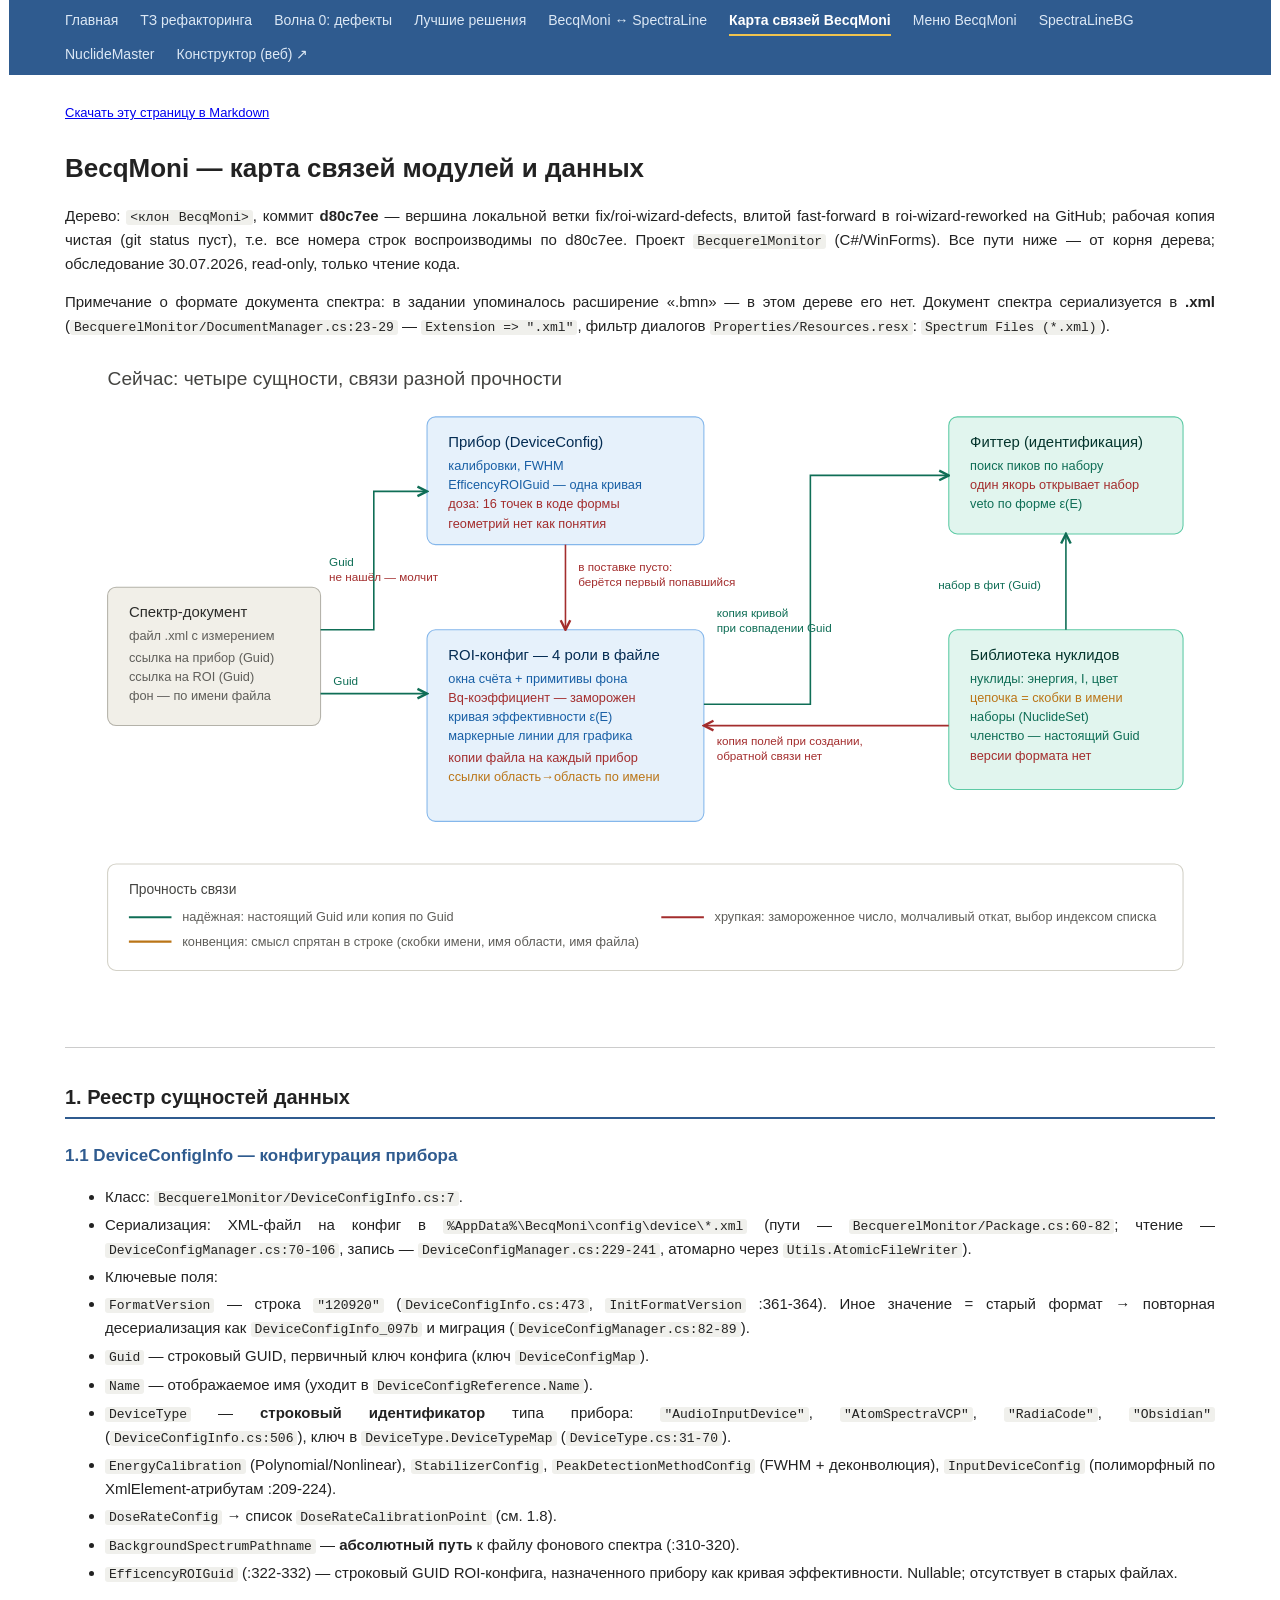
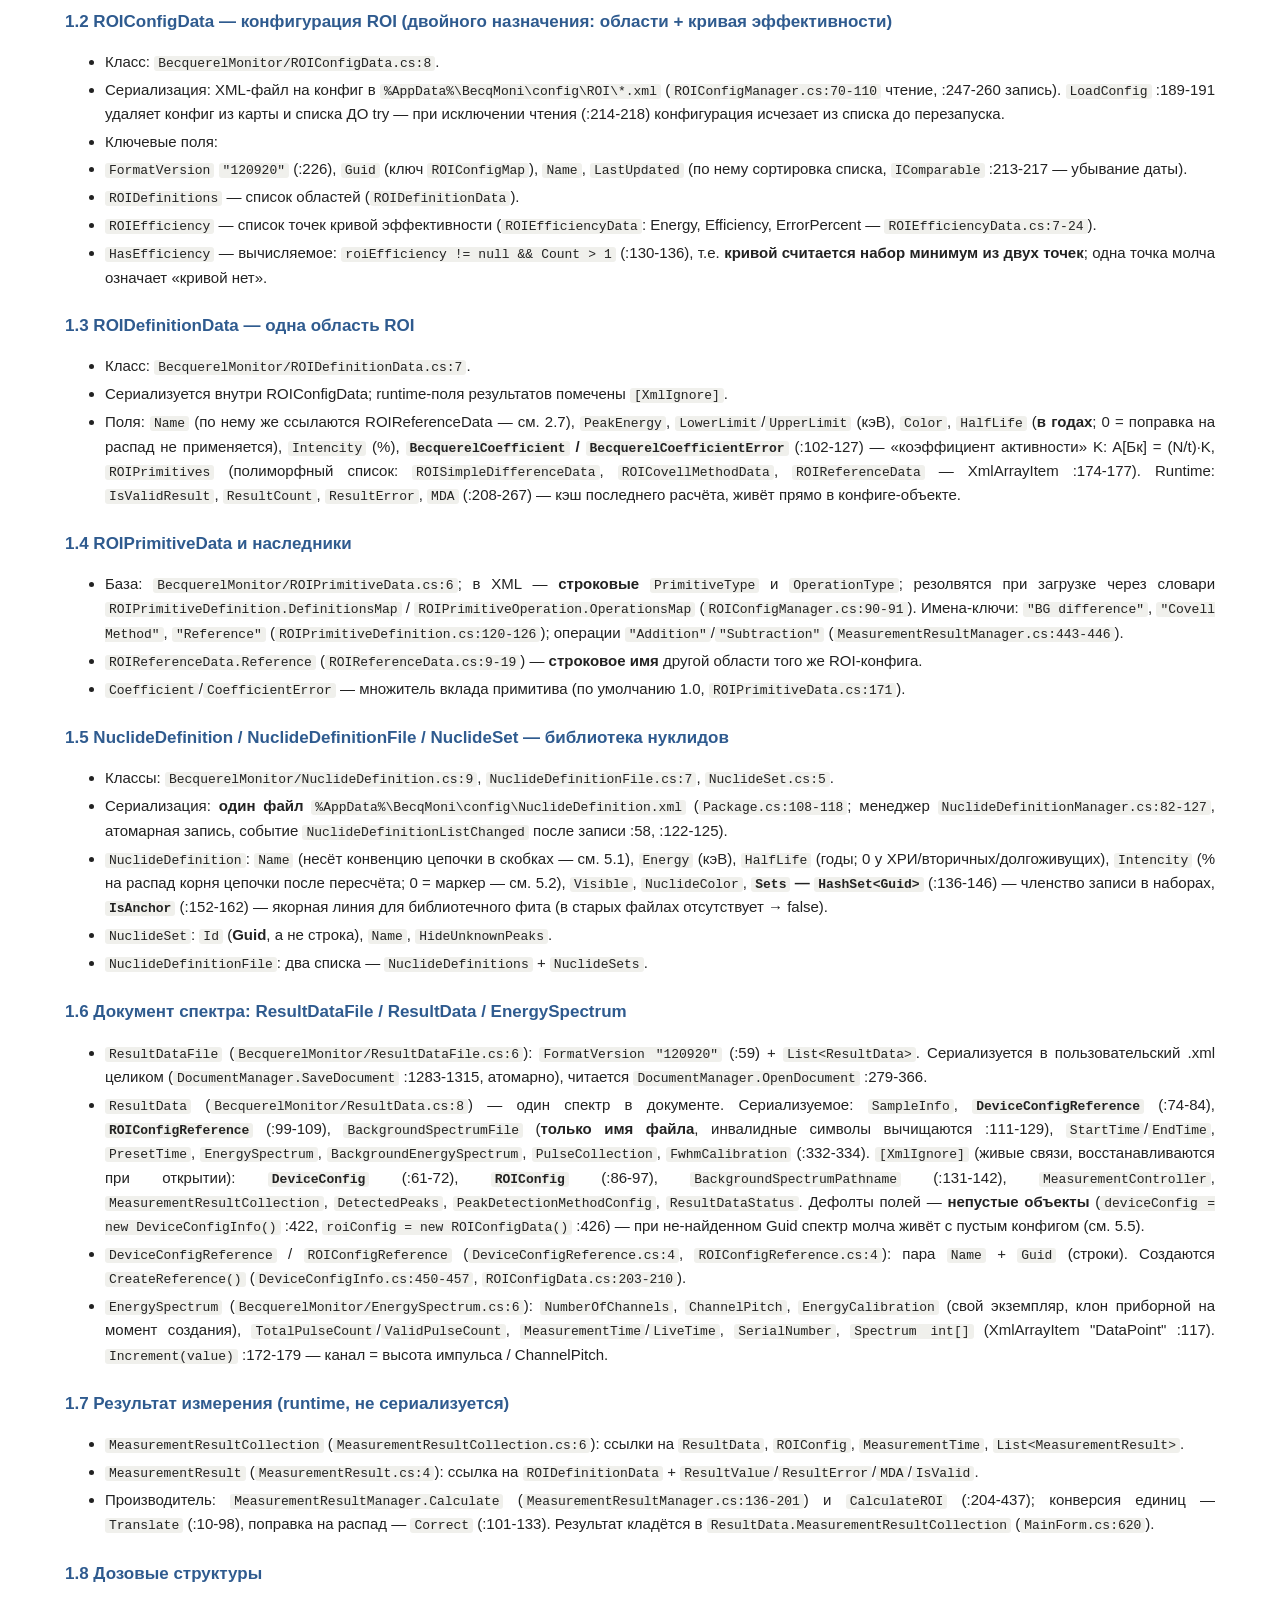
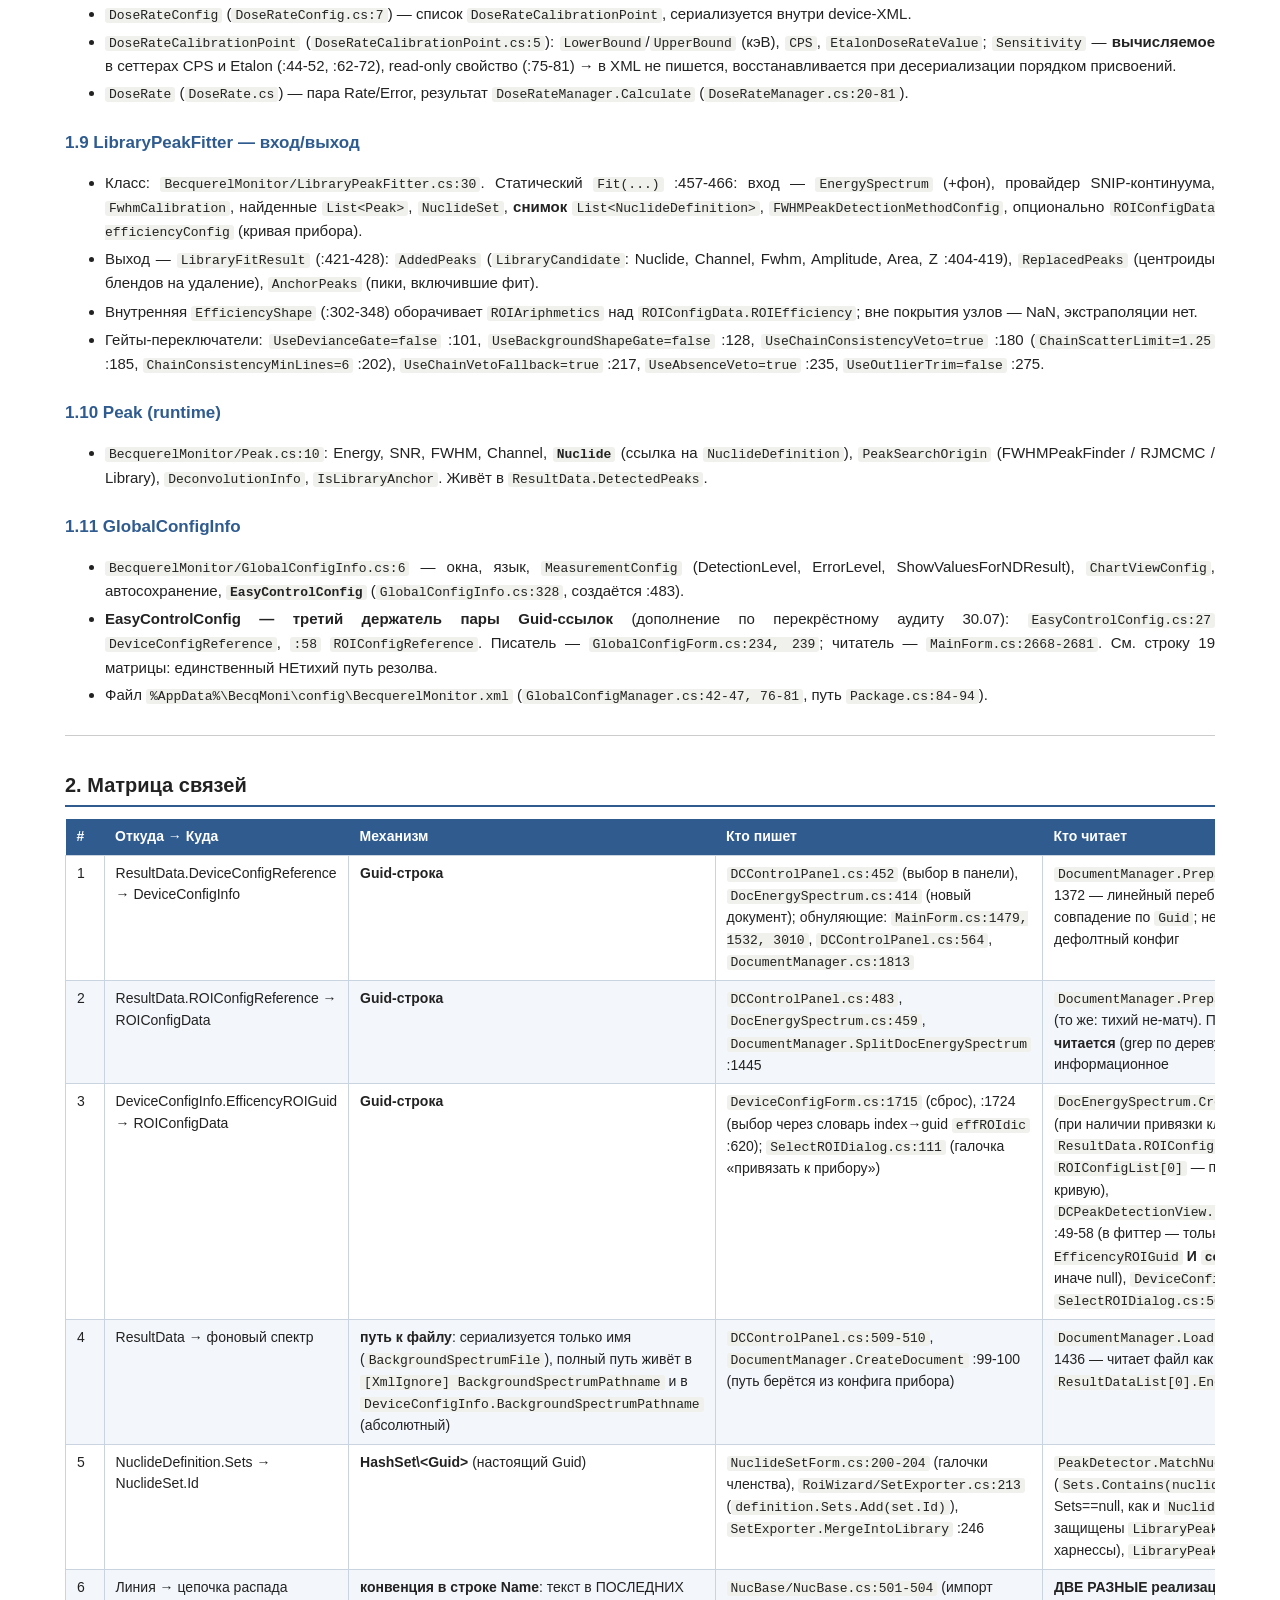
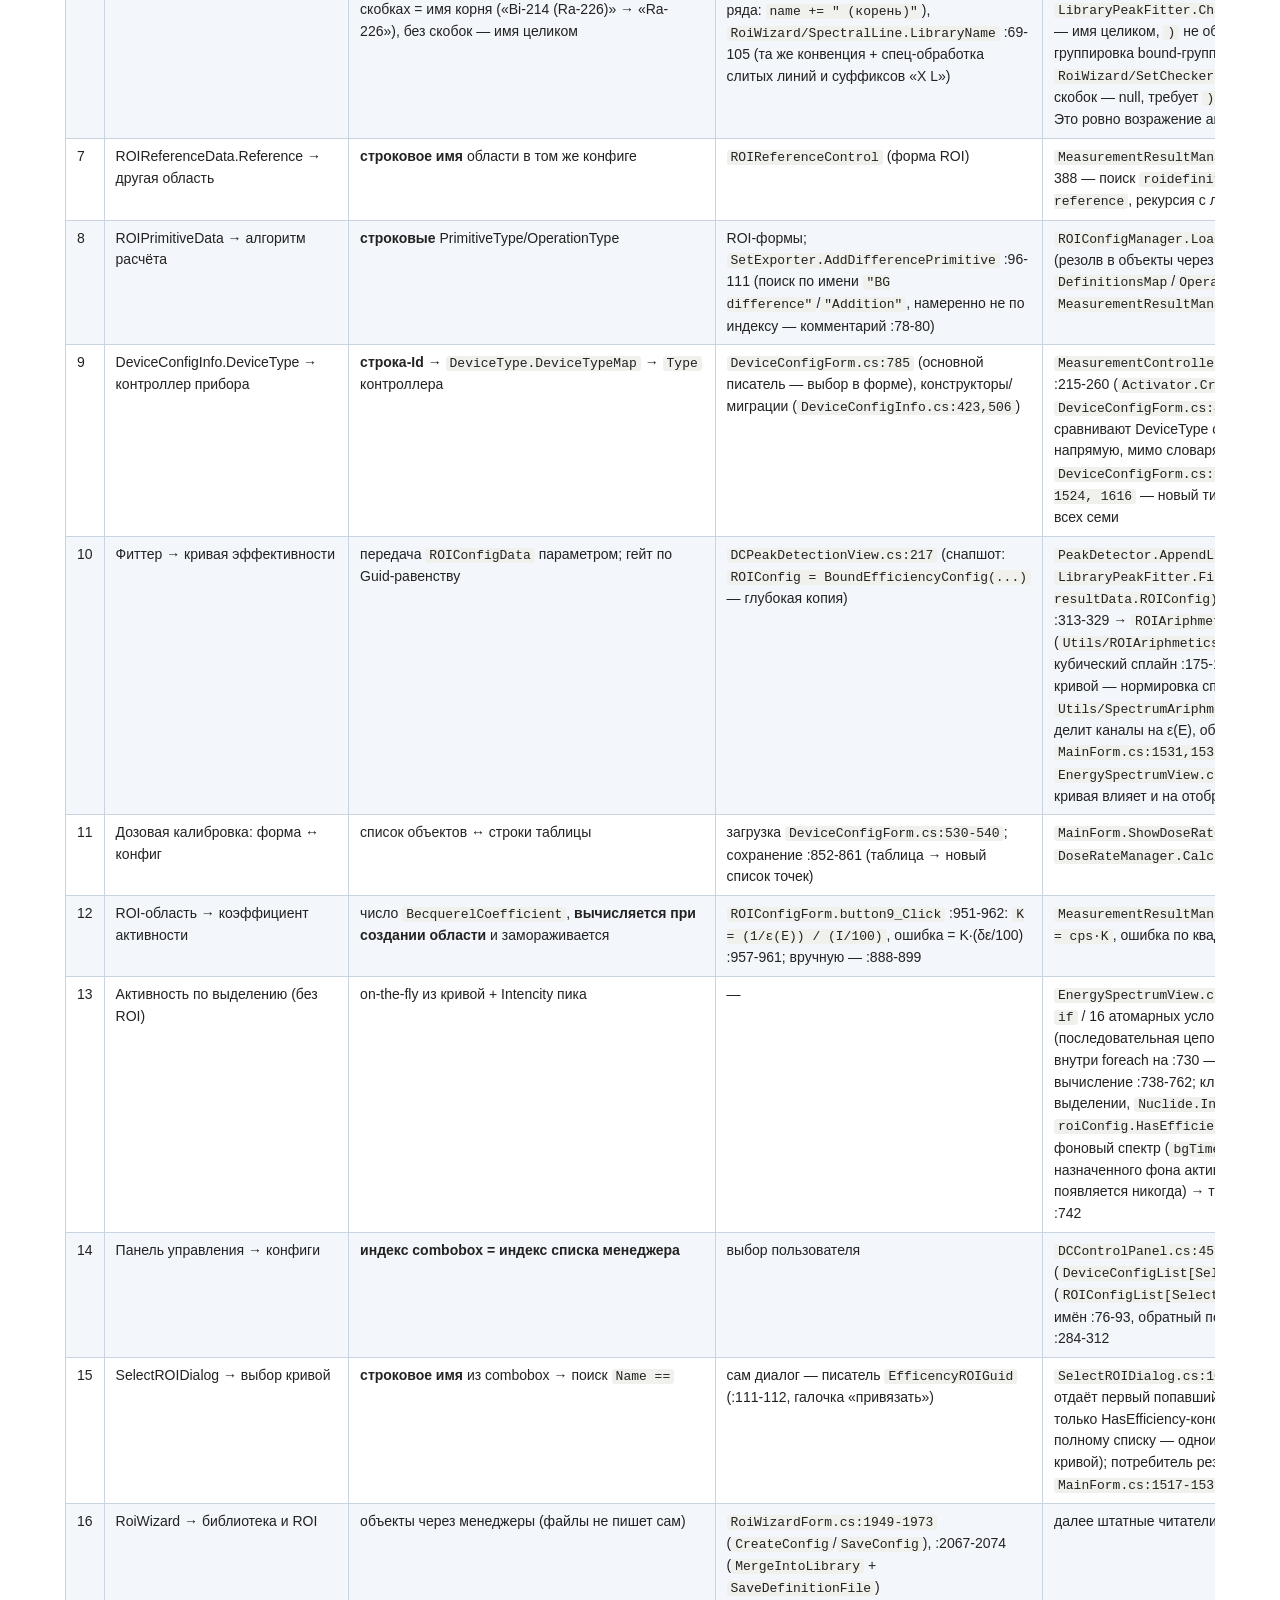
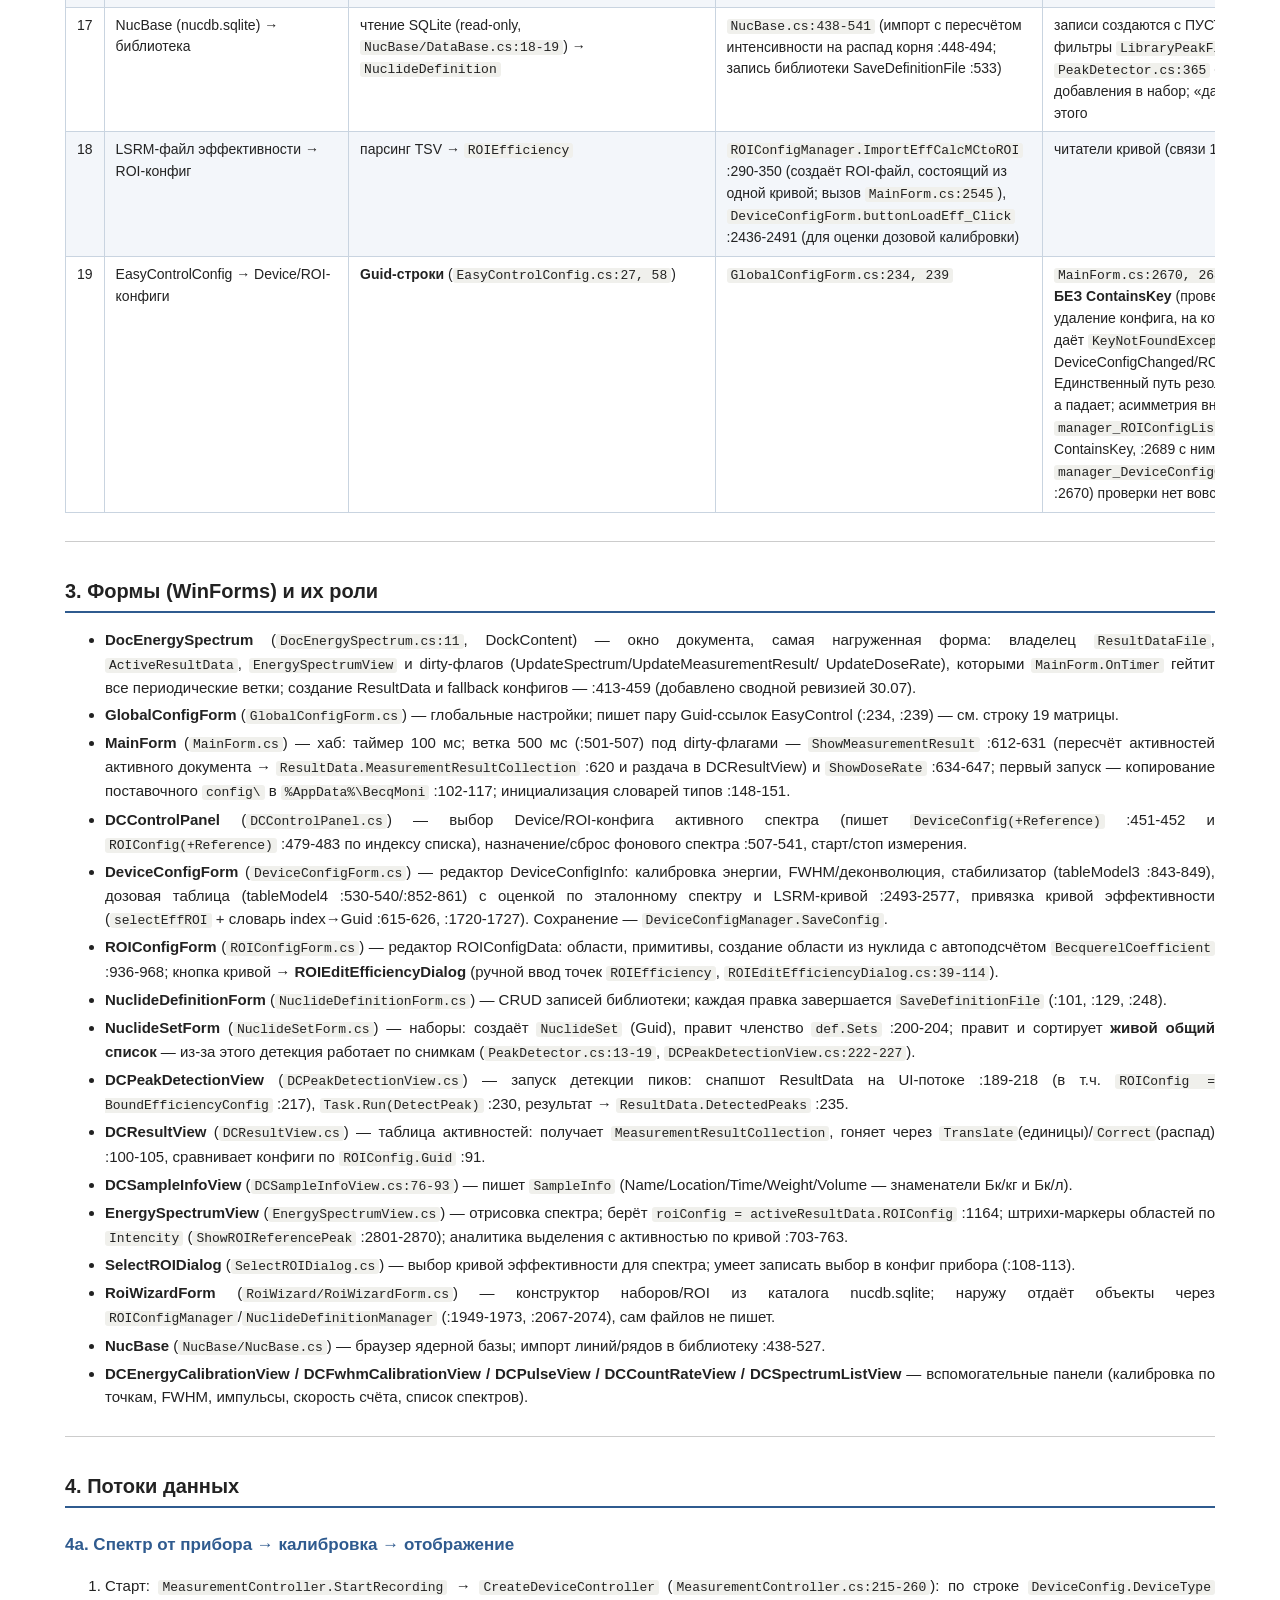
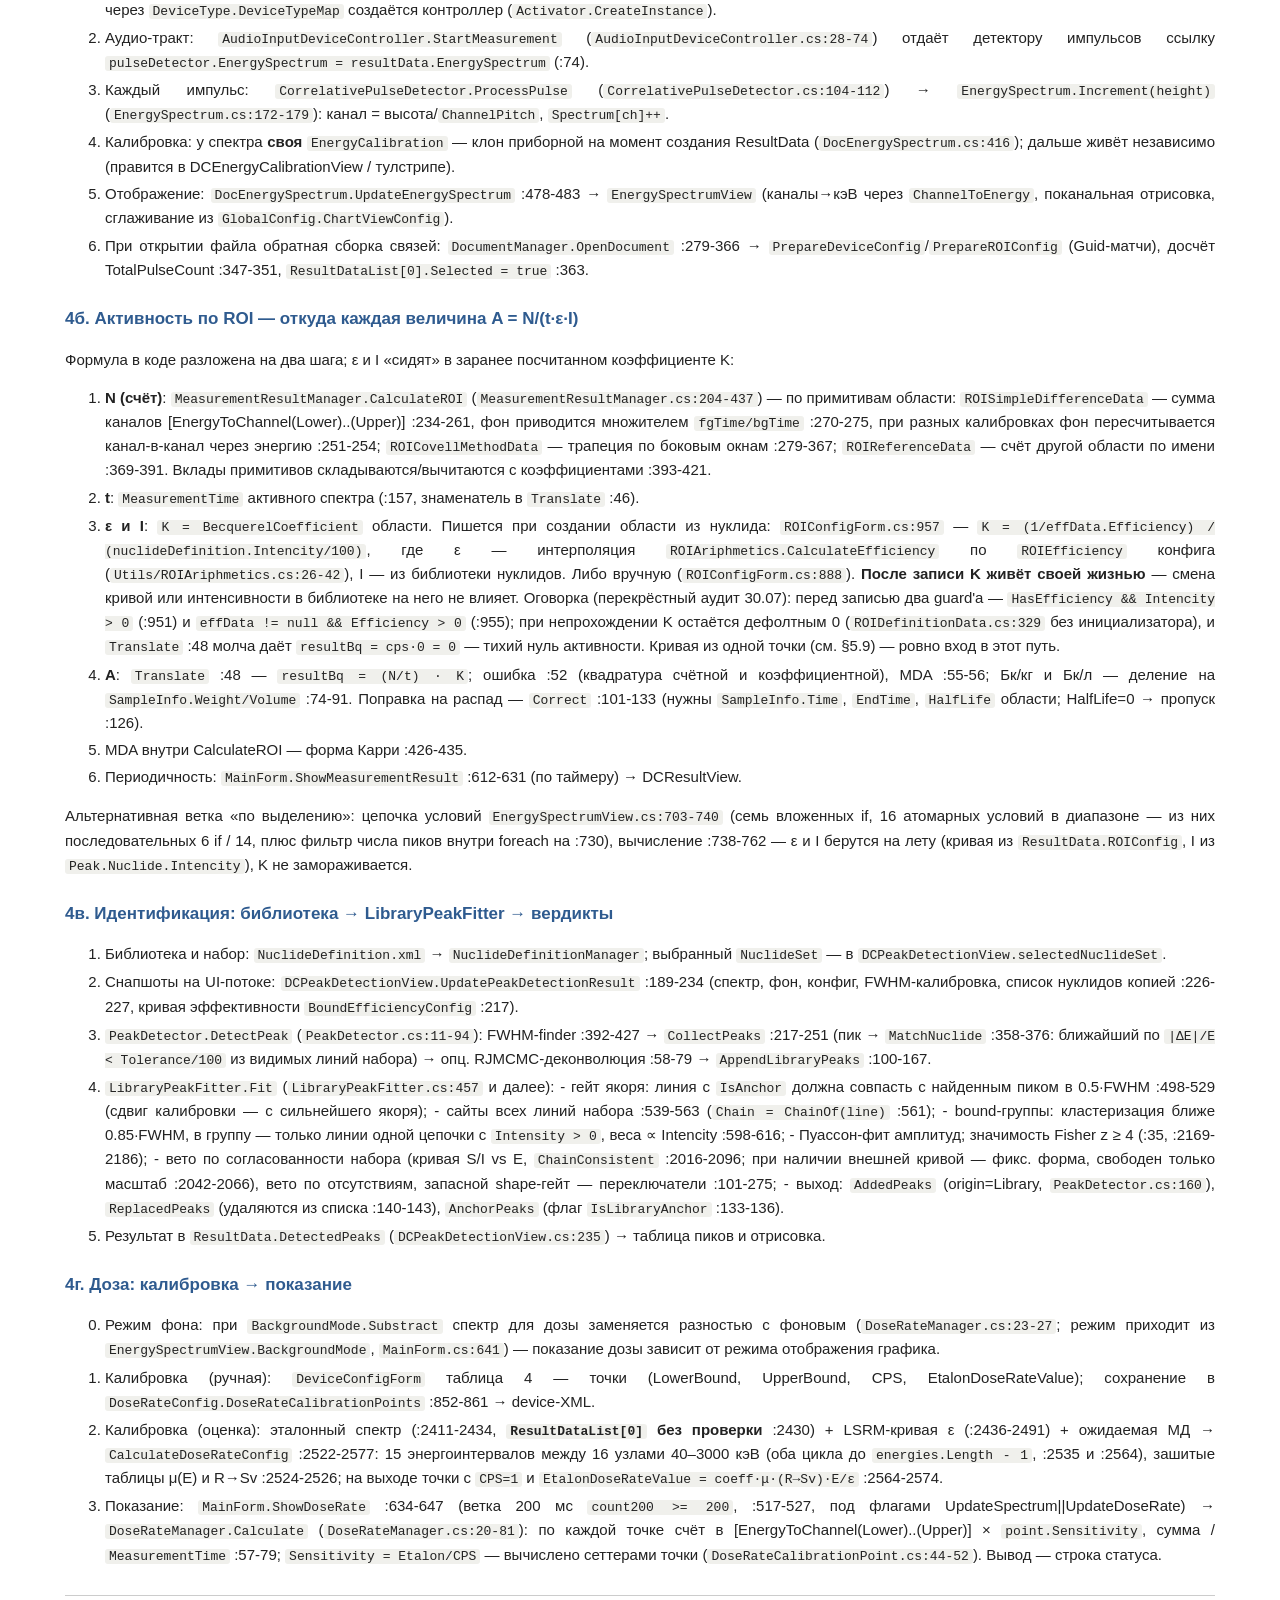
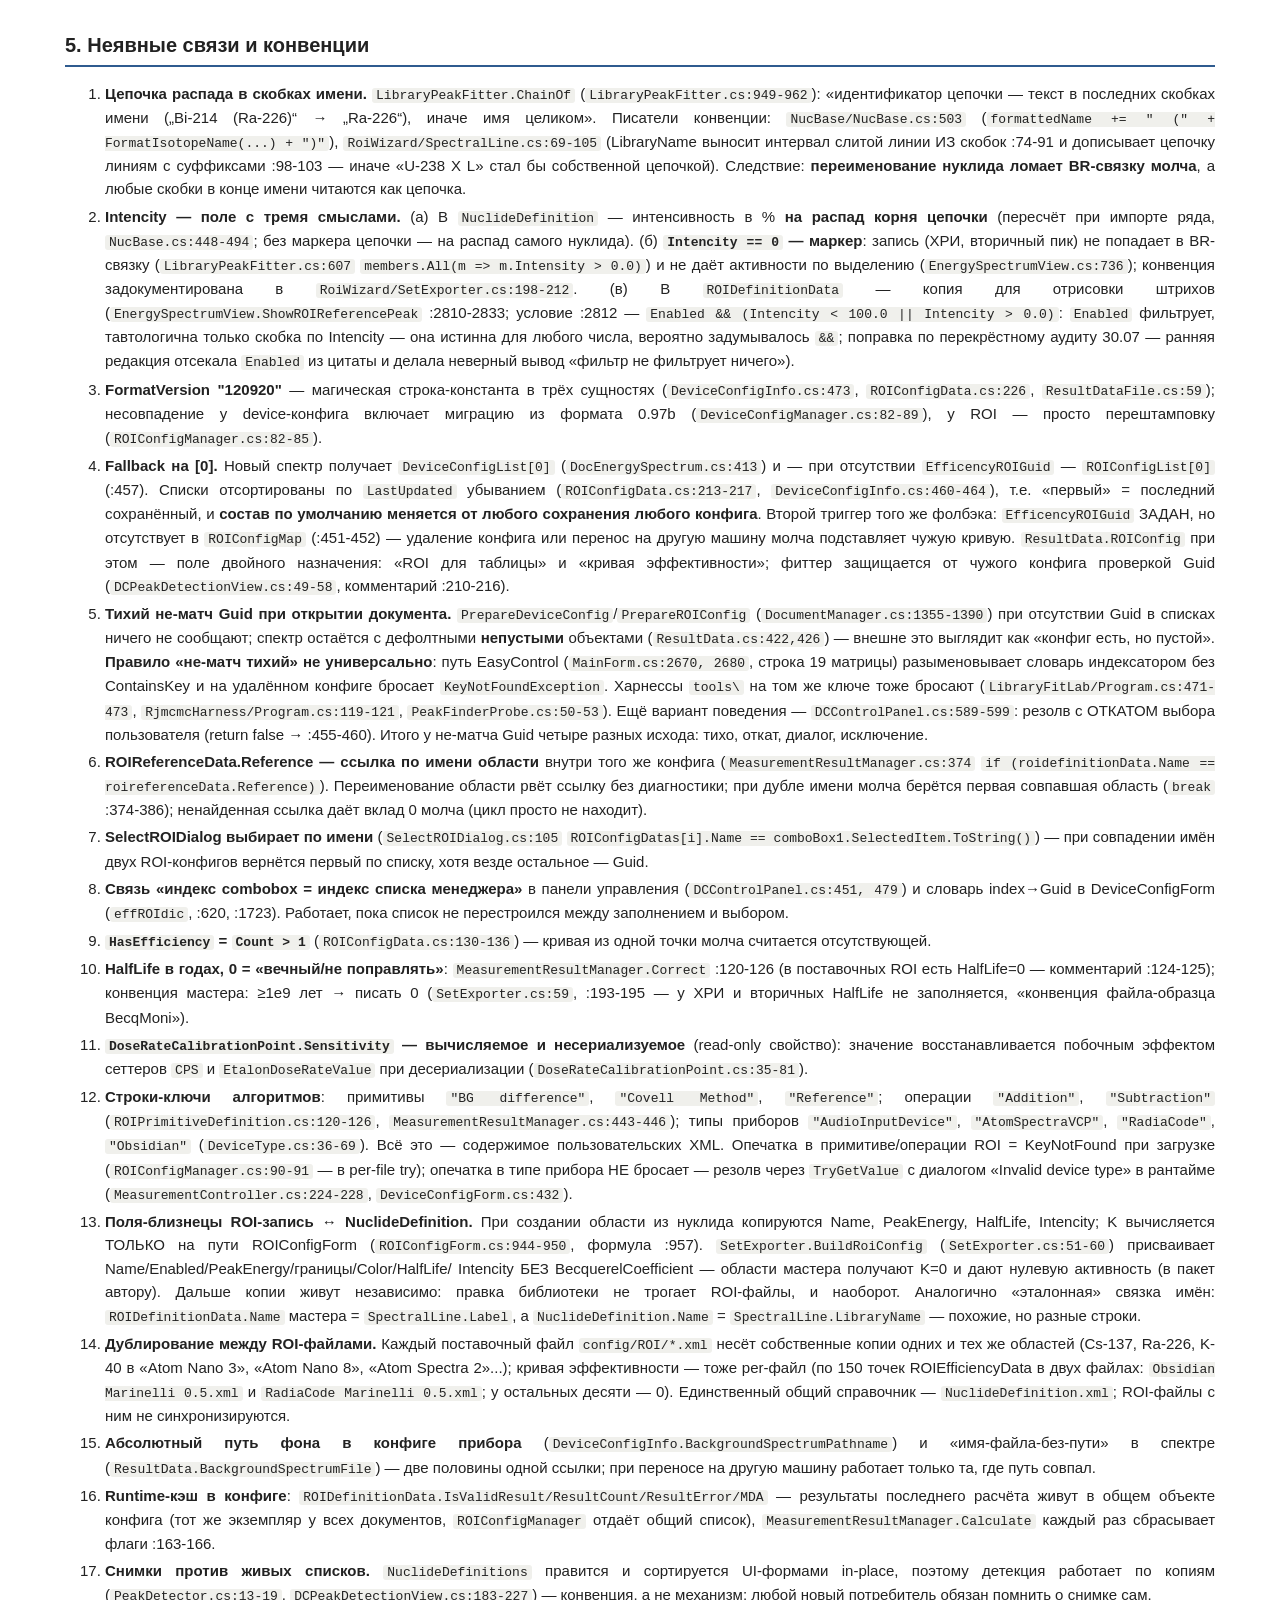
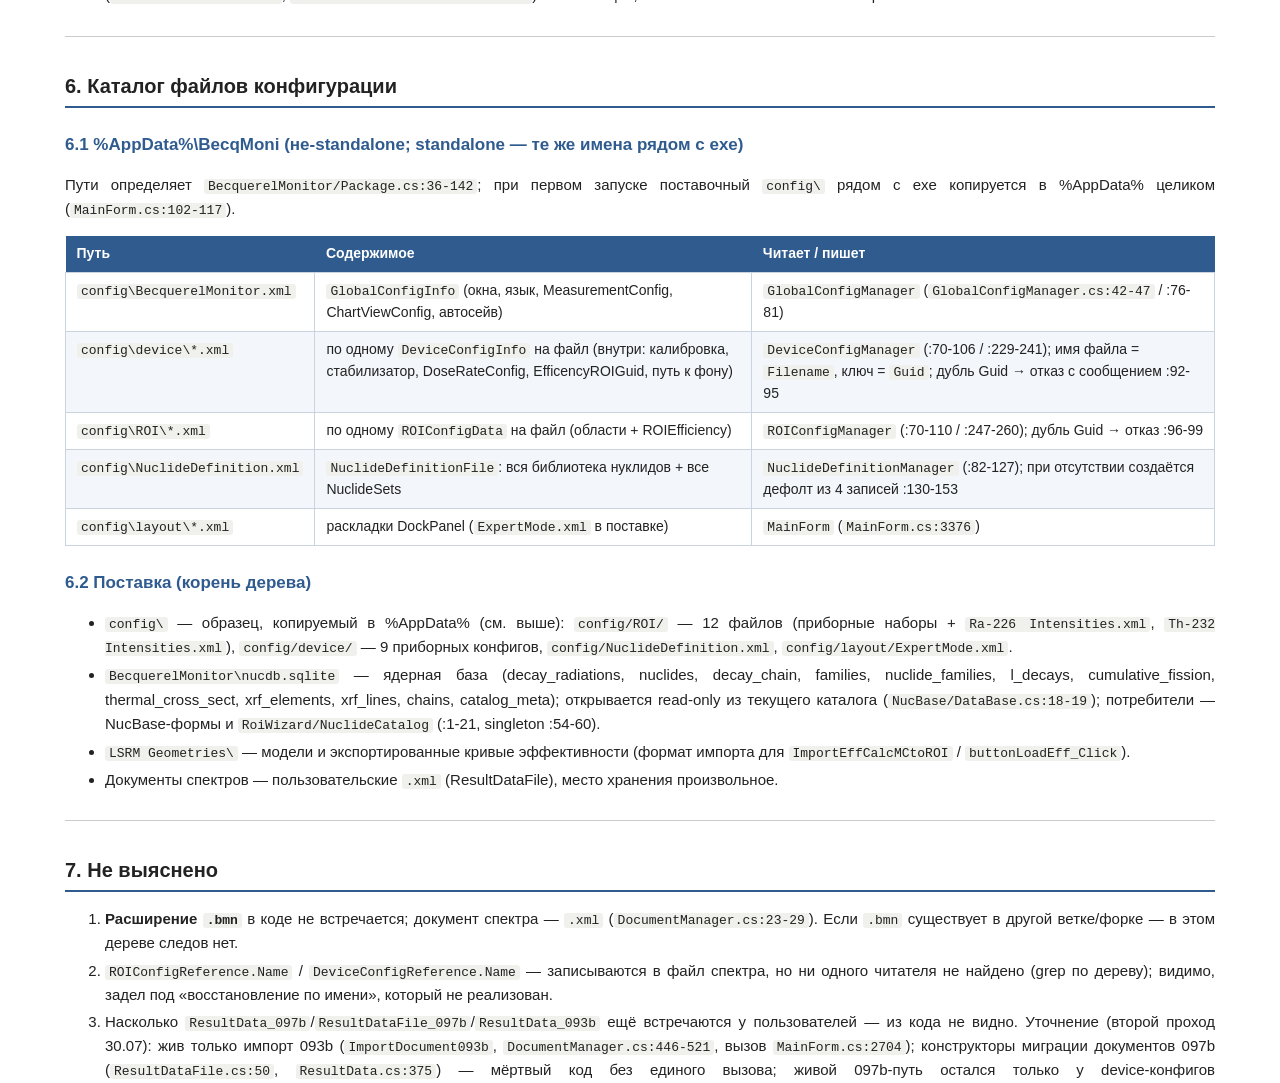
<file: arch-map.html>
<!DOCTYPE html>
<html lang="ru">
<head>
<meta charset="utf-8">
<meta name="viewport" content="width=device-width, initial-scale=1">
<title>Карта связей BecqMoni — BecqMoni arch notes</title>
<style>
body { font-family: "Segoe UI", Calibri, sans-serif; font-size: 15px; line-height: 1.55; color: #222;
       max-width: 1150px; margin: 0 auto; padding: 0 56px 40px; background: #fff; }
nav { position: sticky; top: 0; background: #2f5b8f; margin: 0 -56px 28px; padding: 10px 56px;
      z-index: 5; display: flex; flex-wrap: wrap; row-gap: 8px; column-gap: 22px; }
nav a { color: #dce8f5; text-decoration: none; font-size: 14px; white-space: nowrap; }
nav a:hover { color: #fff; text-decoration: underline; }
nav a.act { color: #fff; font-weight: 600; border-bottom: 2px solid #f0c34e; padding-bottom: 2px; }
h1 { font-size: 26px; font-weight: 600; margin: 0 0 16px; }
h2 { font-size: 20px; font-weight: 600; margin: 34px 0 12px; border-bottom: 2px solid #2f5b8f; padding-bottom: 4px; }
h3 { font-size: 17px; font-weight: 600; margin: 24px 0 8px; color: #2f5b8f; }
table { border-collapse: collapse; width: 100%; margin: 12px 0 20px; display: block; overflow-x: auto; }
img { max-width: 100%; height: auto; }
th { background: #2f5b8f; color: #fff; text-align: left; padding: 7px 11px; font-weight: 600; font-size: 14px; }
td { border: 1px solid #c9d4e0; padding: 7px 11px; vertical-align: top; font-size: 14px; }
tr:nth-child(even) td { background: #f3f6fa; }
code { font-family: Consolas, monospace; font-size: 13px; background: #f0f0ec; padding: 0 4px; border-radius: 3px; }
pre { background: #f6f6f2; border: 1px solid #ddd; border-radius: 6px; padding: 12px 16px; overflow-x: auto; }
pre code { background: none; padding: 0; }
blockquote { border-left: 4px solid #d9a62e; background: #fdf6e3; margin: 16px 0; padding: 8px 16px; }
li { margin-bottom: 4px; }
p, li { text-align: justify; hyphens: auto; }
hr { border: none; border-top: 1px solid #ccc; margin: 28px 0; }
.meta { color: #666; font-size: 13px; margin-bottom: 24px; }
</style>
</head>
<body>
<nav><a href="index.html">Главная</a><a href="bm-arch-tz.html">ТЗ рефакторинга</a><a href="wave0.html">Волна 0: дефекты</a><a href="best-solutions.html">Лучшие решения</a><a href="comparison.html">BecqMoni ↔ SpectraLine</a><a href="arch-map.html" class="act">Карта связей BecqMoni</a><a href="menu-map.html">Меню BecqMoni</a><a href="spectraline.html">SpectraLineBG</a><a href="nuclidemaster.html">NuclideMaster</a><a href="wizard/" target="_blank" rel="noopener">Конструктор (веб) ↗</a></nav>
<p class="meta"><a href="arch-map.md" download>Скачать эту страницу в Markdown</a></p><h1>BecqMoni — карта связей модулей и данных</h1>
<p>Дерево: <code>&lt;клон BecqMoni&gt;</code>, коммит <strong>d80c7ee</strong> — вершина локальной ветки
fix/roi-wizard-defects, влитой fast-forward в roi-wizard-reworked на GitHub; рабочая копия
чистая (git status пуст), т.е. все номера строк воспроизводимы по d80c7ee. Проект
<code>BecquerelMonitor</code> (C#/WinForms). Все пути ниже — от корня дерева; обследование 30.07.2026,
read-only, только чтение кода.</p>
<p>Примечание о формате документа спектра: в задании упоминалось расширение «.bmn» —
в этом дереве его нет. Документ спектра сериализуется в <strong>.xml</strong>
(<code>BecquerelMonitor/DocumentManager.cs:23-29</code> — <code>Extension =&gt; ".xml"</code>, фильтр диалогов
<code>Properties/Resources.resx</code>: <code>Spectrum Files (*.xml)</code>).</p>
<p><img alt="Карта связей BecqMoni сейчас" src="figures/becqmoni-links-now.svg" /></p>
<hr />
<h2>1. Реестр сущностей данных</h2>
<h3>1.1 DeviceConfigInfo — конфигурация прибора</h3>
<ul>
<li>Класс: <code>BecquerelMonitor/DeviceConfigInfo.cs:7</code>.</li>
<li>Сериализация: XML-файл на конфиг в <code>%AppData%\BecqMoni\config\device\*.xml</code>
  (пути — <code>BecquerelMonitor/Package.cs:60-82</code>; чтение — <code>DeviceConfigManager.cs:70-106</code>,
  запись — <code>DeviceConfigManager.cs:229-241</code>, атомарно через <code>Utils.AtomicFileWriter</code>).</li>
<li>Ключевые поля:</li>
<li><code>FormatVersion</code> — строка <code>"120920"</code> (<code>DeviceConfigInfo.cs:473</code>, <code>InitFormatVersion</code> :361-364).
    Иное значение = старый формат → повторная десериализация как <code>DeviceConfigInfo_097b</code>
    и миграция (<code>DeviceConfigManager.cs:82-89</code>).</li>
<li><code>Guid</code> — строковый GUID, первичный ключ конфига (ключ <code>DeviceConfigMap</code>).</li>
<li><code>Name</code> — отображаемое имя (уходит в <code>DeviceConfigReference.Name</code>).</li>
<li><code>DeviceType</code> — <strong>строковый идентификатор</strong> типа прибора: <code>"AudioInputDevice"</code>,
    <code>"AtomSpectraVCP"</code>, <code>"RadiaCode"</code>, <code>"Obsidian"</code> (<code>DeviceConfigInfo.cs:506</code>), ключ в
    <code>DeviceType.DeviceTypeMap</code> (<code>DeviceType.cs:31-70</code>).</li>
<li><code>EnergyCalibration</code> (Polynomial/Nonlinear), <code>StabilizerConfig</code>, <code>PeakDetectionMethodConfig</code>
    (FWHM + деконволюция), <code>InputDeviceConfig</code> (полиморфный по XmlElement-атрибутам :209-224).</li>
<li><code>DoseRateConfig</code> → список <code>DoseRateCalibrationPoint</code> (см. 1.8).</li>
<li><code>BackgroundSpectrumPathname</code> — <strong>абсолютный путь</strong> к файлу фонового спектра (:310-320).</li>
<li><code>EfficencyROIGuid</code> (:322-332) — строковый GUID ROI-конфига, назначенного прибору как
    кривая эффективности. Nullable; отсутствует в старых файлах.</li>
</ul>
<h3>1.2 ROIConfigData — конфигурация ROI (двойного назначения: области + кривая эффективности)</h3>
<ul>
<li>Класс: <code>BecquerelMonitor/ROIConfigData.cs:8</code>.</li>
<li>Сериализация: XML-файл на конфиг в <code>%AppData%\BecqMoni\config\ROI\*.xml</code>
  (<code>ROIConfigManager.cs:70-110</code> чтение, :247-260 запись). <code>LoadConfig</code> :189-191
  удаляет конфиг из карты и списка ДО try — при исключении чтения (:214-218)
  конфигурация исчезает из списка до перезапуска.</li>
<li>Ключевые поля:</li>
<li><code>FormatVersion</code> <code>"120920"</code> (:226), <code>Guid</code> (ключ <code>ROIConfigMap</code>), <code>Name</code>, <code>LastUpdated</code>
    (по нему сортировка списка, <code>IComparable</code> :213-217 — убывание даты).</li>
<li><code>ROIDefinitions</code> — список областей (<code>ROIDefinitionData</code>).</li>
<li><code>ROIEfficiency</code> — список точек кривой эффективности (<code>ROIEfficiencyData</code>: Energy,
    Efficiency, ErrorPercent — <code>ROIEfficiencyData.cs:7-24</code>).</li>
<li><code>HasEfficiency</code> — вычисляемое: <code>roiEfficiency != null &amp;&amp; Count &gt; 1</code> (:130-136), т.е. <strong>кривой
    считается набор минимум из двух точек</strong>; одна точка молча означает «кривой нет».</li>
</ul>
<h3>1.3 ROIDefinitionData — одна область ROI</h3>
<ul>
<li>Класс: <code>BecquerelMonitor/ROIDefinitionData.cs:7</code>.</li>
<li>Сериализуется внутри ROIConfigData; runtime-поля результатов помечены <code>[XmlIgnore]</code>.</li>
<li>Поля: <code>Name</code> (по нему же ссылаются ROIReferenceData — см. 2.7), <code>PeakEnergy</code>,
  <code>LowerLimit</code>/<code>UpperLimit</code> (кэВ), <code>Color</code>, <code>HalfLife</code> (<strong>в годах</strong>; 0 = поправка на распад
  не применяется), <code>Intencity</code> (%), <strong><code>BecquerelCoefficient</code> / <code>BecquerelCoefficientError</code></strong>
  (:102-127) — «коэффициент активности» K: A[Бк] = (N/t)·K, <code>ROIPrimitives</code>
  (полиморфный список: <code>ROISimpleDifferenceData</code>, <code>ROICovellMethodData</code>, <code>ROIReferenceData</code>
  — XmlArrayItem :174-177). Runtime: <code>IsValidResult</code>, <code>ResultCount</code>, <code>ResultError</code>, <code>MDA</code>
  (:208-267) — кэш последнего расчёта, живёт прямо в конфиге-объекте.</li>
</ul>
<h3>1.4 ROIPrimitiveData и наследники</h3>
<ul>
<li>База: <code>BecquerelMonitor/ROIPrimitiveData.cs:6</code>; в XML — <strong>строковые</strong> <code>PrimitiveType</code>
  и <code>OperationType</code>; резолвятся при загрузке через словари
  <code>ROIPrimitiveDefinition.DefinitionsMap</code> / <code>ROIPrimitiveOperation.OperationsMap</code>
  (<code>ROIConfigManager.cs:90-91</code>). Имена-ключи: <code>"BG difference"</code>, <code>"Covell Method"</code>,
  <code>"Reference"</code> (<code>ROIPrimitiveDefinition.cs:120-126</code>); операции <code>"Addition"</code>/<code>"Subtraction"</code>
  (<code>MeasurementResultManager.cs:443-446</code>).</li>
<li><code>ROIReferenceData.Reference</code> (<code>ROIReferenceData.cs:9-19</code>) — <strong>строковое имя</strong> другой
  области того же ROI-конфига.</li>
<li><code>Coefficient</code>/<code>CoefficientError</code> — множитель вклада примитива (по умолчанию 1.0,
  <code>ROIPrimitiveData.cs:171</code>).</li>
</ul>
<h3>1.5 NuclideDefinition / NuclideDefinitionFile / NuclideSet — библиотека нуклидов</h3>
<ul>
<li>Классы: <code>BecquerelMonitor/NuclideDefinition.cs:9</code>, <code>NuclideDefinitionFile.cs:7</code>,
  <code>NuclideSet.cs:5</code>.</li>
<li>Сериализация: <strong>один файл</strong> <code>%AppData%\BecqMoni\config\NuclideDefinition.xml</code>
  (<code>Package.cs:108-118</code>; менеджер <code>NuclideDefinitionManager.cs:82-127</code>, атомарная запись,
  событие <code>NuclideDefinitionListChanged</code> после записи :58, :122-125).</li>
<li><code>NuclideDefinition</code>: <code>Name</code> (несёт конвенцию цепочки в скобках — см. 5.1), <code>Energy</code> (кэВ),
  <code>HalfLife</code> (годы; 0 у ХРИ/вторичных/долгоживущих), <code>Intencity</code> (% на распад корня цепочки
  после пересчёта; 0 = маркер — см. 5.2), <code>Visible</code>, <code>NuclideColor</code>,
  <strong><code>Sets</code> — <code>HashSet&lt;Guid&gt;</code></strong> (:136-146) — членство записи в наборах,
  <strong><code>IsAnchor</code></strong> (:152-162) — якорная линия для библиотечного фита (в старых файлах
  отсутствует → false).</li>
<li><code>NuclideSet</code>: <code>Id</code> (<strong>Guid</strong>, а не строка), <code>Name</code>, <code>HideUnknownPeaks</code>.</li>
<li><code>NuclideDefinitionFile</code>: два списка — <code>NuclideDefinitions</code> + <code>NuclideSets</code>.</li>
</ul>
<h3>1.6 Документ спектра: ResultDataFile / ResultData / EnergySpectrum</h3>
<ul>
<li><code>ResultDataFile</code> (<code>BecquerelMonitor/ResultDataFile.cs:6</code>): <code>FormatVersion "120920"</code> (:59) +
  <code>List&lt;ResultData&gt;</code>. Сериализуется в пользовательский .xml целиком
  (<code>DocumentManager.SaveDocument</code> :1283-1315, атомарно), читается
  <code>DocumentManager.OpenDocument</code> :279-366.</li>
<li><code>ResultData</code> (<code>BecquerelMonitor/ResultData.cs:8</code>) — один спектр в документе.
  Сериализуемое: <code>SampleInfo</code>, <strong><code>DeviceConfigReference</code></strong> (:74-84),
  <strong><code>ROIConfigReference</code></strong> (:99-109), <code>BackgroundSpectrumFile</code> (<strong>только имя файла</strong>,
  инвалидные символы вычищаются :111-129), <code>StartTime</code>/<code>EndTime</code>, <code>PresetTime</code>,
  <code>EnergySpectrum</code>, <code>BackgroundEnergySpectrum</code>, <code>PulseCollection</code>, <code>FwhmCalibration</code>
  (:332-334).
  <code>[XmlIgnore]</code> (живые связи, восстанавливаются при открытии): <strong><code>DeviceConfig</code></strong> (:61-72),
  <strong><code>ROIConfig</code></strong> (:86-97), <code>BackgroundSpectrumPathname</code> (:131-142), <code>MeasurementController</code>,
  <code>MeasurementResultCollection</code>, <code>DetectedPeaks</code>, <code>PeakDetectionMethodConfig</code>,
  <code>ResultDataStatus</code>. Дефолты полей — <strong>непустые объекты</strong> (<code>deviceConfig = new
  DeviceConfigInfo()</code> :422, <code>roiConfig = new ROIConfigData()</code> :426) — при не-найденном Guid
  спектр молча живёт с пустым конфигом (см. 5.5).</li>
<li><code>DeviceConfigReference</code> / <code>ROIConfigReference</code> (<code>DeviceConfigReference.cs:4</code>,
  <code>ROIConfigReference.cs:4</code>): пара <code>Name</code> + <code>Guid</code> (строки). Создаются
  <code>CreateReference()</code> (<code>DeviceConfigInfo.cs:450-457</code>, <code>ROIConfigData.cs:203-210</code>).</li>
<li><code>EnergySpectrum</code> (<code>BecquerelMonitor/EnergySpectrum.cs:6</code>): <code>NumberOfChannels</code>,
  <code>ChannelPitch</code>, <code>EnergyCalibration</code> (свой экземпляр, клон приборной на момент создания),
  <code>TotalPulseCount</code>/<code>ValidPulseCount</code>, <code>MeasurementTime</code>/<code>LiveTime</code>, <code>SerialNumber</code>,
  <code>Spectrum int[]</code> (XmlArrayItem "DataPoint" :117). <code>Increment(value)</code> :172-179 —
  канал = высота импульса / ChannelPitch.</li>
</ul>
<h3>1.7 Результат измерения (runtime, не сериализуется)</h3>
<ul>
<li><code>MeasurementResultCollection</code> (<code>MeasurementResultCollection.cs:6</code>): ссылки на
  <code>ResultData</code>, <code>ROIConfig</code>, <code>MeasurementTime</code>, <code>List&lt;MeasurementResult&gt;</code>.</li>
<li><code>MeasurementResult</code> (<code>MeasurementResult.cs:4</code>): ссылка на <code>ROIDefinitionData</code> +
  <code>ResultValue</code>/<code>ResultError</code>/<code>MDA</code>/<code>IsValid</code>.</li>
<li>Производитель: <code>MeasurementResultManager.Calculate</code> (<code>MeasurementResultManager.cs:136-201</code>)
  и <code>CalculateROI</code> (:204-437); конверсия единиц — <code>Translate</code> (:10-98), поправка на распад —
  <code>Correct</code> (:101-133). Результат кладётся в <code>ResultData.MeasurementResultCollection</code>
  (<code>MainForm.cs:620</code>).</li>
</ul>
<h3>1.8 Дозовые структуры</h3>
<ul>
<li><code>DoseRateConfig</code> (<code>DoseRateConfig.cs:7</code>) — список <code>DoseRateCalibrationPoint</code>, сериализуется
  внутри device-XML.</li>
<li><code>DoseRateCalibrationPoint</code> (<code>DoseRateCalibrationPoint.cs:5</code>): <code>LowerBound</code>/<code>UpperBound</code>
  (кэВ), <code>CPS</code>, <code>EtalonDoseRateValue</code>; <code>Sensitivity</code> — <strong>вычисляемое</strong> в сеттерах CPS и
  Etalon (:44-52, :62-72), read-only свойство (:75-81) → в XML не пишется, восстанавливается
  при десериализации порядком присвоений.</li>
<li><code>DoseRate</code> (<code>DoseRate.cs</code>) — пара Rate/Error, результат <code>DoseRateManager.Calculate</code>
  (<code>DoseRateManager.cs:20-81</code>).</li>
</ul>
<h3>1.9 LibraryPeakFitter — вход/выход</h3>
<ul>
<li>Класс: <code>BecquerelMonitor/LibraryPeakFitter.cs:30</code>. Статический <code>Fit(...)</code> :457-466:
  вход — <code>EnergySpectrum</code> (+фон), провайдер SNIP-континуума, <code>FwhmCalibration</code>,
  найденные <code>List&lt;Peak&gt;</code>, <code>NuclideSet</code>, <strong>снимок</strong> <code>List&lt;NuclideDefinition&gt;</code>,
  <code>FWHMPeakDetectionMethodConfig</code>, опционально <code>ROIConfigData efficiencyConfig</code>
  (кривая прибора).</li>
<li>Выход — <code>LibraryFitResult</code> (:421-428): <code>AddedPeaks</code> (<code>LibraryCandidate</code>: Nuclide, Channel,
  Fwhm, Amplitude, Area, Z :404-419), <code>ReplacedPeaks</code> (центроиды блендов на удаление),
  <code>AnchorPeaks</code> (пики, включившие фит).</li>
<li>Внутренняя <code>EfficiencyShape</code> (:302-348) оборачивает <code>ROIAriphmetics</code> над
  <code>ROIConfigData.ROIEfficiency</code>; вне покрытия узлов — NaN, экстраполяции нет.</li>
<li>Гейты-переключатели: <code>UseDevianceGate=false</code> :101, <code>UseBackgroundShapeGate=false</code> :128,
  <code>UseChainConsistencyVeto=true</code> :180 (<code>ChainScatterLimit=1.25</code> :185,
  <code>ChainConsistencyMinLines=6</code> :202), <code>UseChainVetoFallback=true</code> :217,
  <code>UseAbsenceVeto=true</code> :235, <code>UseOutlierTrim=false</code> :275.</li>
</ul>
<h3>1.10 Peak (runtime)</h3>
<ul>
<li><code>BecquerelMonitor/Peak.cs:10</code>: Energy, SNR, FWHM, Channel, <strong><code>Nuclide</code></strong> (ссылка на
  <code>NuclideDefinition</code>), <code>PeakSearchOrigin</code> (FWHMPeakFinder / RJMCMC / Library),
  <code>DeconvolutionInfo</code>, <code>IsLibraryAnchor</code>. Живёт в <code>ResultData.DetectedPeaks</code>.</li>
</ul>
<h3>1.11 GlobalConfigInfo</h3>
<ul>
<li><code>BecquerelMonitor/GlobalConfigInfo.cs:6</code> — окна, язык, <code>MeasurementConfig</code>
  (DetectionLevel, ErrorLevel, ShowValuesForNDResult), <code>ChartViewConfig</code>, автосохранение,
  <strong><code>EasyControlConfig</code></strong> (<code>GlobalConfigInfo.cs:328</code>, создаётся :483).</li>
<li><strong>EasyControlConfig — третий держатель пары Guid-ссылок</strong> (дополнение по перекрёстному аудиту 30.07): <code>EasyControlConfig.cs:27</code> <code>DeviceConfigReference</code>,
  <code>:58</code> <code>ROIConfigReference</code>. Писатель — <code>GlobalConfigForm.cs:234, 239</code>; читатель —
  <code>MainForm.cs:2668-2681</code>. См. строку 19 матрицы: единственный НЕтихий путь резолва.</li>
<li>Файл <code>%AppData%\BecqMoni\config\BecquerelMonitor.xml</code>
  (<code>GlobalConfigManager.cs:42-47, 76-81</code>, путь <code>Package.cs:84-94</code>).</li>
</ul>
<hr />
<h2>2. Матрица связей</h2>
<table>
<thead>
<tr>
<th>#</th>
<th>Откуда → Куда</th>
<th>Механизм</th>
<th>Кто пишет</th>
<th>Кто читает</th>
</tr>
</thead>
<tbody>
<tr>
<td>1</td>
<td>ResultData.DeviceConfigReference → DeviceConfigInfo</td>
<td><strong>Guid-строка</strong></td>
<td><code>DCControlPanel.cs:452</code> (выбор в панели), <code>DocEnergySpectrum.cs:414</code> (новый документ); обнуляющие: <code>MainForm.cs:1479, 1532, 3010</code>, <code>DCControlPanel.cs:564</code>, <code>DocumentManager.cs:1813</code></td>
<td><code>DocumentManager.PrepareDeviceConfig</code> :1355-1372 — линейный перебор <code>DeviceConfigList</code>, совпадение по <code>Guid</code>; не найдено → <strong>молча</strong> остаётся дефолтный конфиг</td>
</tr>
<tr>
<td>2</td>
<td>ResultData.ROIConfigReference → ROIConfigData</td>
<td><strong>Guid-строка</strong></td>
<td><code>DCControlPanel.cs:483</code>, <code>DocEnergySpectrum.cs:459</code>, <code>DocumentManager.SplitDocEnergySpectrum</code> :1445</td>
<td><code>DocumentManager.PrepareROIConfig</code> :1375-1390 (то же: тихий не-матч). Поле <code>Name</code> ссылки <strong>никем не читается</strong> (grep по дереву пуст) — чисто информационное</td>
</tr>
<tr>
<td>3</td>
<td>DeviceConfigInfo.EfficencyROIGuid → ROIConfigData</td>
<td><strong>Guid-строка</strong></td>
<td><code>DeviceConfigForm.cs:1715</code> (сброс), :1724 (выбор через словарь index→guid <code>effROIdic</code> :620); <code>SelectROIDialog.cs:111</code> (галочка «привязать к прибору»)</td>
<td><code>DocEnergySpectrum.CreateResultData</code> :451-458 (при наличии привязки кладёт кривую в <code>ResultData.ROIConfig</code>; else-ветка :455-458 кладёт <code>ROIConfigList[0]</code> — произвольный конфиг, НЕ кривую), <code>DCPeakDetectionView.BoundEfficiencyConfig</code> :49-58 (в фиттер — только при <code>ROIConfig.Guid == EfficencyROIGuid</code> <strong>И <code>config.HasEfficiency</code></strong> :57, иначе null), <code>DeviceConfigForm.cs:610-612</code>, <code>SelectROIDialog.cs:50-53</code></td>
</tr>
<tr>
<td>4</td>
<td>ResultData → фоновый спектр</td>
<td><strong>путь к файлу</strong>: сериализуется только имя (<code>BackgroundSpectrumFile</code>), полный путь живёт в <code>[XmlIgnore] BackgroundSpectrumPathname</code> и в <code>DeviceConfigInfo.BackgroundSpectrumPathname</code> (абсолютный)</td>
<td><code>DCControlPanel.cs:509-510</code>, <code>DocumentManager.CreateDocument</code> :99-100 (путь берётся из конфига прибора)</td>
<td><code>DocumentManager.LoadBackgroundSpectrum</code> :1393-1436 — читает файл как ResultDataFile и берёт <code>ResultDataList[0].EnergySpectrum</code></td>
</tr>
<tr>
<td>5</td>
<td>NuclideDefinition.Sets → NuclideSet.Id</td>
<td><strong>HashSet\&lt;Guid&gt;</strong> (настоящий Guid)</td>
<td><code>NuclideSetForm.cs:200-204</code> (галочки членства), <code>RoiWizard/SetExporter.cs:213</code> (<code>definition.Sets.Add(set.Id)</code>), <code>SetExporter.MergeIntoLibrary</code> :246</td>
<td><code>PeakDetector.MatchNuclide</code> :365 (<code>Sets.Contains(nuclideSet.Id)</code> — БЕЗ защиты от Sets==null, как и <code>NuclideSetForm.cs:64</code>; защищены <code>LibraryPeakFitter.cs:480</code> и харнессы), <code>LibraryPeakFitter.Fit</code> :480</td>
</tr>
<tr>
<td>6</td>
<td>Линия → цепочка распада</td>
<td><strong>конвенция в строке Name</strong>: текст в ПОСЛЕДНИХ скобках = имя корня («Bi-214 (Ra-226)» → «Ra-226»), без скобок — имя целиком</td>
<td><code>NucBase/NucBase.cs:501-504</code> (импорт ряда: <code>name += " (корень)"</code>), <code>RoiWizard/SpectralLine.LibraryName</code> :69-105 (та же конвенция + спец-обработка слитых линий и суффиксов «X L»)</td>
<td><strong>ДВЕ РАЗНЫЕ реализации</strong>: <code>LibraryPeakFitter.ChainOf</code> :952-962 (без скобок — имя целиком, <code>)</code> не обязан быть последним) → группировка bound-групп :604; <code>RoiWizard/SetChecker.ChainOf</code> :279-292 (без скобок — null, требует <code>)</code> последним символом :282). Это ровно возражение автора в PR #32</td>
</tr>
<tr>
<td>7</td>
<td>ROIReferenceData.Reference → другая область</td>
<td><strong>строковое имя</strong> области в том же конфиге</td>
<td><code>ROIReferenceControl</code> (форма ROI)</td>
<td><code>MeasurementResultManager.CalculateROI</code> :369-388 — поиск <code>roidefinitionData.Name == reference</code>, рекурсия с лимитом 10 :204-210</td>
</tr>
<tr>
<td>8</td>
<td>ROIPrimitiveData → алгоритм расчёта</td>
<td><strong>строковые</strong> PrimitiveType/OperationType</td>
<td>ROI-формы; <code>SetExporter.AddDifferencePrimitive</code> :96-111 (поиск по имени <code>"BG difference"</code>/<code>"Addition"</code>, намеренно не по индексу — комментарий :78-80)</td>
<td><code>ROIConfigManager.LoadAllConfigFiles</code> :90-91 (резолв в объекты через <code>DefinitionsMap</code>/<code>OperationsMap</code>), <code>MeasurementResultManager</code> :443-446</td>
</tr>
<tr>
<td>9</td>
<td>DeviceConfigInfo.DeviceType → контроллер прибора</td>
<td><strong>строка-Id</strong> → <code>DeviceType.DeviceTypeMap</code> → <code>Type</code> контроллера</td>
<td><code>DeviceConfigForm.cs:785</code> (основной писатель — выбор в форме), конструкторы/миграции (<code>DeviceConfigInfo.cs:423,506</code>)</td>
<td><code>MeasurementController.CreateDeviceController</code> :215-260 (<code>Activator.CreateInstance</code>), <code>DeviceConfigForm.cs:432</code>; ПЛЮС семь мест сравнивают DeviceType со строковыми литералами напрямую, мимо словаря: <code>DCControlPanel.cs:332</code>, <code>DeviceConfigForm.cs:1185, 1295, 1361, 1420, 1524, 1616</code> — новый тип прибора требует правки всех семи</td>
</tr>
<tr>
<td>10</td>
<td>Фиттер → кривая эффективности</td>
<td>передача <code>ROIConfigData</code> параметром; гейт по Guid-равенству</td>
<td><code>DCPeakDetectionView.cs:217</code> (снапшот: <code>ROIConfig = BoundEfficiencyConfig(...)</code> — глубокая копия)</td>
<td><code>PeakDetector.AppendLibraryPeaks</code> :113-128 → <code>LibraryPeakFitter.Fit(..., resultData.ROIConfig)</code>; <code>EfficiencyShape.From</code> :313-329 → <code>ROIAriphmetics.CalculateEfficiency</code> (<code>Utils/ROIAriphmetics.cs:26-42</code>, монотонный кубический сплайн :175-176); ЧЕТВЁРТЫЙ читатель кривой — нормировка спектра <code>Utils/SpectrumAriphmetics.cs:304-360</code> (:330, делит каналы на ε(E), обнуляет вне узлов; вызовы <code>MainForm.cs:1531,1536</code>, <code>EnergySpectrumView.cs:1238,1245,1727</code>) — кривая влияет и на отображаемый спектр</td>
</tr>
<tr>
<td>11</td>
<td>Дозовая калибровка: форма ↔ конфиг</td>
<td>список объектов ↔ строки таблицы</td>
<td>загрузка <code>DeviceConfigForm.cs:530-540</code>; сохранение :852-861 (таблица → новый список точек)</td>
<td><code>MainForm.ShowDoseRate</code> :634-647 → <code>DoseRateManager.Calculate</code> :20-81</td>
</tr>
<tr>
<td>12</td>
<td>ROI-область → коэффициент активности</td>
<td>число <code>BecquerelCoefficient</code>, <strong>вычисляется при создании области</strong> и замораживается</td>
<td><code>ROIConfigForm.button9_Click</code> :951-962: <code>K = (1/ε(E)) / (I/100)</code>, ошибка = K·(δε/100) :957-961; вручную — :888-899</td>
<td><code>MeasurementResultManager.Translate</code> :44-56: <code>Bq = cps·K</code>, ошибка по квадратуре :52</td>
</tr>
<tr>
<td>13</td>
<td>Активность по выделению (без ROI)</td>
<td>on-the-fly из кривой + Intencity пика</td>
<td>—</td>
<td><code>EnergySpectrumView.cs:703-740</code>: 7 вложенных <code>if</code> / 16 атомарных условий в диапазоне (последовательная цепочка, без учёта фильтра внутри foreach на :730 — 6 if / 14 условий), вычисление :738-762; ключевые — ровно один пик в выделении, <code>Nuclide.Intencity &gt; 0</code>, <code>roiConfig.HasEfficiency</code> и обязательный фоновый спектр (<code>bgTime &gt; 0</code> :709 — без назначенного фона активность по выделению не появляется никогда) → тот же <code>K = (1/ε)/(I/100)</code> :742</td>
</tr>
<tr>
<td>14</td>
<td>Панель управления → конфиги</td>
<td><strong>индекс combobox = индекс списка менеджера</strong></td>
<td>выбор пользователя</td>
<td><code>DCControlPanel.cs:451</code> (<code>DeviceConfigList[SelectedIndex]</code>), :479 (<code>ROIConfigList[SelectedIndex]</code>); заполнение имён :76-93, обратный поиск по Guid для подсветки :284-312</td>
</tr>
<tr>
<td>15</td>
<td>SelectROIDialog → выбор кривой</td>
<td><strong>строковое имя</strong> из combobox → поиск <code>Name ==</code></td>
<td>сам диалог — писатель <code>EfficencyROIGuid</code> (:111-112, галочка «привязать»)</td>
<td><code>SelectROIDialog.cs:103-107</code> (коллизия имён отдаёт первый попавшийся; комбобокс наполнен только HasEfficiency-конфигами :70, а поиск по полному списку — одноимённые вернут конфиг БЕЗ кривой); потребитель результата — <code>MainForm.cs:1517-1531</code></td>
</tr>
<tr>
<td>16</td>
<td>RoiWizard → библиотека и ROI</td>
<td>объекты через менеджеры (файлы не пишет сам)</td>
<td><code>RoiWizardForm.cs:1949-1973</code> (<code>CreateConfig</code>/<code>SaveConfig</code>), :2067-2074 (<code>MergeIntoLibrary</code> + <code>SaveDefinitionFile</code>)</td>
<td>далее штатные читатели менеджеров</td>
</tr>
<tr>
<td>17</td>
<td>NucBase (nucdb.sqlite) → библиотека</td>
<td>чтение SQLite (read-only, <code>NucBase/DataBase.cs:18-19</code>) → <code>NuclideDefinition</code></td>
<td><code>NucBase.cs:438-541</code> (импорт с пересчётом интенсивности на распад корня :448-494; запись библиотеки SaveDefinitionFile :533)</td>
<td>записи создаются с ПУСТЫМ <code>Sets</code> (:517-525) — фильтры <code>LibraryPeakFitter.cs:480</code> и <code>PeakDetector.cs:365</code> отсекают их до ручного добавления в набор; «далее как 1.5» — только после этого</td>
</tr>
<tr>
<td>18</td>
<td>LSRM-файл эффективности → ROI-конфиг</td>
<td>парсинг TSV → <code>ROIEfficiency</code></td>
<td><code>ROIConfigManager.ImportEffCalcMCtoROI</code> :290-350 (создаёт ROI-файл, состоящий из одной кривой; вызов <code>MainForm.cs:2545</code>), <code>DeviceConfigForm.buttonLoadEff_Click</code> :2436-2491 (для оценки дозовой калибровки)</td>
<td>читатели кривой (связи 10, 12, 13)</td>
</tr>
<tr>
<td>19</td>
<td>EasyControlConfig → Device/ROI-конфиги</td>
<td><strong>Guid-строки</strong> (<code>EasyControlConfig.cs:27, 58</code>)</td>
<td><code>GlobalConfigForm.cs:234, 239</code></td>
<td><code>MainForm.cs:2670, 2680</code> — <strong>индексатор словаря БЕЗ ContainsKey</strong> (проверка только на null): удаление конфига, на который смотрит EasyControl, даёт <code>KeyNotFoundException</code> по событию DeviceConfigChanged/ROIConfigListChanged. Единственный путь резолва Guid, который не молчит, а падает; асимметрия внутри <code>manager_ROIConfigListChanged</code> (:2675): :2680 без ContainsKey, :2689 с ним; в <code>manager_DeviceConfigChanged</code> (:2665, содержит :2670) проверки нет вовсе</td>
</tr>
</tbody>
</table>
<hr />
<h2>3. Формы (WinForms) и их роли</h2>
<ul>
<li><strong>DocEnergySpectrum</strong> (<code>DocEnergySpectrum.cs:11</code>, DockContent) — окно документа,
  самая нагруженная форма: владелец <code>ResultDataFile</code>, <code>ActiveResultData</code>,
  <code>EnergySpectrumView</code> и dirty-флагов (UpdateSpectrum/UpdateMeasurementResult/
  UpdateDoseRate), которыми <code>MainForm.OnTimer</code> гейтит все периодические ветки;
  создание ResultData и fallback конфигов — :413-459 (добавлено сводной ревизией 30.07).</li>
<li><strong>GlobalConfigForm</strong> (<code>GlobalConfigForm.cs</code>) — глобальные настройки; пишет пару
  Guid-ссылок EasyControl (:234, :239) — см. строку 19 матрицы.</li>
<li><strong>MainForm</strong> (<code>MainForm.cs</code>) — хаб: таймер 100 мс; ветка 500 мс (:501-507) под dirty-флагами —
  <code>ShowMeasurementResult</code> :612-631 (пересчёт активностей активного документа →
  <code>ResultData.MeasurementResultCollection</code> :620 и раздача в DCResultView) и <code>ShowDoseRate</code>
  :634-647; первый запуск — копирование поставочного <code>config\</code> в <code>%AppData%\BecqMoni</code>
  :102-117; инициализация словарей типов :148-151.</li>
<li><strong>DCControlPanel</strong> (<code>DCControlPanel.cs</code>) — выбор Device/ROI-конфига активного спектра
  (пишет <code>DeviceConfig(+Reference)</code> :451-452 и <code>ROIConfig(+Reference)</code> :479-483 по индексу
  списка), назначение/сброс фонового спектра :507-541, старт/стоп измерения.</li>
<li><strong>DeviceConfigForm</strong> (<code>DeviceConfigForm.cs</code>) — редактор DeviceConfigInfo: калибровка
  энергии, FWHM/деконволюция, стабилизатор (tableModel3 :843-849), дозовая таблица
  (tableModel4 :530-540/:852-861) с оценкой по эталонному спектру и LSRM-кривой
  :2493-2577, привязка кривой эффективности (<code>selectEffROI</code> + словарь index→Guid :615-626,
  :1720-1727). Сохранение — <code>DeviceConfigManager.SaveConfig</code>.</li>
<li><strong>ROIConfigForm</strong> (<code>ROIConfigForm.cs</code>) — редактор ROIConfigData: области, примитивы,
  создание области из нуклида с автоподсчётом <code>BecquerelCoefficient</code> :936-968; кнопка
  кривой → <strong>ROIEditEfficiencyDialog</strong> (ручной ввод точек <code>ROIEfficiency</code>,
  <code>ROIEditEfficiencyDialog.cs:39-114</code>).</li>
<li><strong>NuclideDefinitionForm</strong> (<code>NuclideDefinitionForm.cs</code>) — CRUD записей библиотеки; каждая
  правка завершается <code>SaveDefinitionFile</code> (:101, :129, :248).</li>
<li><strong>NuclideSetForm</strong> (<code>NuclideSetForm.cs</code>) — наборы: создаёт <code>NuclideSet</code> (Guid), правит
  членство <code>def.Sets</code> :200-204; правит и сортирует <strong>живой общий список</strong> — из-за этого
  детекция работает по снимкам (<code>PeakDetector.cs:13-19</code>, <code>DCPeakDetectionView.cs:222-227</code>).</li>
<li><strong>DCPeakDetectionView</strong> (<code>DCPeakDetectionView.cs</code>) — запуск детекции пиков: снапшот
  ResultData на UI-потоке :189-218 (в т.ч. <code>ROIConfig = BoundEfficiencyConfig</code> :217),
  <code>Task.Run(DetectPeak)</code> :230, результат → <code>ResultData.DetectedPeaks</code> :235.</li>
<li><strong>DCResultView</strong> (<code>DCResultView.cs</code>) — таблица активностей: получает
  <code>MeasurementResultCollection</code>, гоняет через <code>Translate</code>(единицы)/<code>Correct</code>(распад)
  :100-105, сравнивает конфиги по <code>ROIConfig.Guid</code> :91.</li>
<li><strong>DCSampleInfoView</strong> (<code>DCSampleInfoView.cs:76-93</code>) — пишет <code>SampleInfo</code>
  (Name/Location/Time/Weight/Volume — знаменатели Бк/кг и Бк/л).</li>
<li><strong>EnergySpectrumView</strong> (<code>EnergySpectrumView.cs</code>) — отрисовка спектра; берёт
  <code>roiConfig = activeResultData.ROIConfig</code> :1164; штрихи-маркеры областей по <code>Intencity</code>
  (<code>ShowROIReferencePeak</code> :2801-2870); аналитика выделения с активностью по кривой
  :703-763.</li>
<li><strong>SelectROIDialog</strong> (<code>SelectROIDialog.cs</code>) — выбор кривой эффективности для спектра;
  умеет записать выбор в конфиг прибора (:108-113).</li>
<li><strong>RoiWizardForm</strong> (<code>RoiWizard/RoiWizardForm.cs</code>) — конструктор наборов/ROI из каталога
  nucdb.sqlite; наружу отдаёт объекты через <code>ROIConfigManager</code>/<code>NuclideDefinitionManager</code>
  (:1949-1973, :2067-2074), сам файлов не пишет.</li>
<li><strong>NucBase</strong> (<code>NucBase/NucBase.cs</code>) — браузер ядерной базы; импорт линий/рядов в
  библиотеку :438-527.</li>
<li><strong>DCEnergyCalibrationView / DCFwhmCalibrationView / DCPulseView / DCCountRateView /
  DCSpectrumListView</strong> — вспомогательные панели (калибровка по точкам, FWHM, импульсы,
  скорость счёта, список спектров).</li>
</ul>
<hr />
<h2>4. Потоки данных</h2>
<h3>4а. Спектр от прибора → калибровка → отображение</h3>
<ol>
<li>Старт: <code>MeasurementController.StartRecording</code> → <code>CreateDeviceController</code>
   (<code>MeasurementController.cs:215-260</code>): по строке <code>DeviceConfig.DeviceType</code> через
   <code>DeviceType.DeviceTypeMap</code> создаётся контроллер (<code>Activator.CreateInstance</code>).</li>
<li>Аудио-тракт: <code>AudioInputDeviceController.StartMeasurement</code>
   (<code>AudioInputDeviceController.cs:28-74</code>) отдаёт детектору импульсов ссылку
   <code>pulseDetector.EnergySpectrum = resultData.EnergySpectrum</code> (:74).</li>
<li>Каждый импульс: <code>CorrelativePulseDetector.ProcessPulse</code>
   (<code>CorrelativePulseDetector.cs:104-112</code>) → <code>EnergySpectrum.Increment(height)</code>
   (<code>EnergySpectrum.cs:172-179</code>): канал = высота/<code>ChannelPitch</code>, <code>Spectrum[ch]++</code>.</li>
<li>Калибровка: у спектра <strong>своя</strong> <code>EnergyCalibration</code> — клон приборной на момент создания
   ResultData (<code>DocEnergySpectrum.cs:416</code>); дальше живёт независимо (правится в
   DCEnergyCalibrationView / тулстрипе).</li>
<li>Отображение: <code>DocEnergySpectrum.UpdateEnergySpectrum</code> :478-483 →
   <code>EnergySpectrumView</code> (каналы→кэВ через <code>ChannelToEnergy</code>, поканальная отрисовка,
   сглаживание из <code>GlobalConfig.ChartViewConfig</code>).</li>
<li>При открытии файла обратная сборка связей: <code>DocumentManager.OpenDocument</code> :279-366 →
   <code>PrepareDeviceConfig</code>/<code>PrepareROIConfig</code> (Guid-матчи), досчёт TotalPulseCount :347-351,
   <code>ResultDataList[0].Selected = true</code> :363.</li>
</ol>
<h3>4б. Активность по ROI — откуда каждая величина A = N/(t·ε·I)</h3>
<p>Формула в коде разложена на два шага; ε и I «сидят» в заранее посчитанном коэффициенте K:</p>
<ol>
<li><strong>N (счёт)</strong>: <code>MeasurementResultManager.CalculateROI</code> (<code>MeasurementResultManager.cs:204-437</code>)
   — по примитивам области: <code>ROISimpleDifferenceData</code> — сумма каналов
   [EnergyToChannel(Lower)..(Upper)] :234-261, фон приводится множителем
   <code>fgTime/bgTime</code> :270-275, при разных калибровках фон пересчитывается канал-в-канал
   через энергию :251-254; <code>ROICovellMethodData</code> — трапеция по боковым окнам :279-367;
   <code>ROIReferenceData</code> — счёт другой области по имени :369-391. Вклады примитивов
   складываются/вычитаются с коэффициентами :393-421.</li>
<li><strong>t</strong>: <code>MeasurementTime</code> активного спектра (:157, знаменатель в <code>Translate</code> :46).</li>
<li><strong>ε и I</strong>: <code>K = BecquerelCoefficient</code> области. Пишется при создании области из нуклида:
   <code>ROIConfigForm.cs:957</code> — <code>K = (1/effData.Efficiency) / (nuclideDefinition.Intencity/100)</code>,
   где ε — интерполяция <code>ROIAriphmetics.CalculateEfficiency</code> по <code>ROIEfficiency</code> конфига
   (<code>Utils/ROIAriphmetics.cs:26-42</code>), I — из библиотеки нуклидов. Либо вручную
   (<code>ROIConfigForm.cs:888</code>). <strong>После записи K живёт своей жизнью</strong> — смена кривой или
   интенсивности в библиотеке на него не влияет. Оговорка (перекрёстный аудит 30.07):
   перед записью два guard'а — <code>HasEfficiency &amp;&amp; Intencity &gt; 0</code> (:951) и
   <code>effData != null &amp;&amp; Efficiency &gt; 0</code> (:955); при непрохождении K остаётся
   дефолтным 0 (<code>ROIDefinitionData.cs:329</code> без инициализатора), и <code>Translate</code> :48
   молча даёт <code>resultBq = cps·0 = 0</code> — тихий нуль активности. Кривая из одной точки
   (см. §5.9) — ровно вход в этот путь.</li>
<li><strong>A</strong>: <code>Translate</code> :48 — <code>resultBq = (N/t) · K</code>; ошибка :52 (квадратура счётной и
   коэффициентной), MDA :55-56; Бк/кг и Бк/л — деление на <code>SampleInfo.Weight/Volume</code>
   :74-91. Поправка на распад — <code>Correct</code> :101-133 (нужны <code>SampleInfo.Time</code>, <code>EndTime</code>,
   <code>HalfLife</code> области; HalfLife=0 → пропуск :126).</li>
<li>MDA внутри CalculateROI — форма Карри :426-435.</li>
<li>Периодичность: <code>MainForm.ShowMeasurementResult</code> :612-631 (по таймеру) → DCResultView.</li>
</ol>
<p>Альтернативная ветка «по выделению»: цепочка условий <code>EnergySpectrumView.cs:703-740</code> (семь вложенных if, 16 атомарных условий в диапазоне — из них последовательных 6 if / 14, плюс фильтр числа пиков внутри foreach на :730), вычисление :738-762 — ε и I берутся
на лету (кривая из <code>ResultData.ROIConfig</code>, I из <code>Peak.Nuclide.Intencity</code>), K не
замораживается.</p>
<h3>4в. Идентификация: библиотека → LibraryPeakFitter → вердикты</h3>
<ol>
<li>Библиотека и набор: <code>NuclideDefinition.xml</code> → <code>NuclideDefinitionManager</code>;
   выбранный <code>NuclideSet</code> — в <code>DCPeakDetectionView.selectedNuclideSet</code>.</li>
<li>Снапшоты на UI-потоке: <code>DCPeakDetectionView.UpdatePeakDetectionResult</code> :189-234
   (спектр, фон, конфиг, FWHM-калибровка, список нуклидов копией :226-227, кривая
   эффективности <code>BoundEfficiencyConfig</code> :217).</li>
<li><code>PeakDetector.DetectPeak</code> (<code>PeakDetector.cs:11-94</code>): FWHM-finder :392-427 →
   <code>CollectPeaks</code> :217-251 (пик → <code>MatchNuclide</code> :358-376: ближайший по
   <code>|ΔE|/E &lt; Tolerance/100</code> из видимых линий набора) → опц. RJMCMC-деконволюция :58-79 →
   <code>AppendLibraryPeaks</code> :100-167.</li>
<li><code>LibraryPeakFitter.Fit</code> (<code>LibraryPeakFitter.cs:457</code> и далее):
   - гейт якоря: линия с <code>IsAnchor</code> должна совпасть с найденным пиком в 0.5·FWHM
     :498-529 (сдвиг калибровки — с сильнейшего якоря);
   - сайты всех линий набора :539-563 (<code>Chain = ChainOf(line)</code> :561);
   - bound-группы: кластеризация ближе 0.85·FWHM, в группу — только линии одной цепочки
     с <code>Intensity &gt; 0</code>, веса ∝ Intencity :598-616;
   - Пуассон-фит амплитуд; значимость Fisher z ≥ 4 (:35, :2169-2186);
   - вето по согласованности набора (кривая S/I vs E, <code>ChainConsistent</code> :2016-2096;
     при наличии внешней кривой — фикс. форма, свободен только масштаб :2042-2066),
     вето по отсутствиям, запасной shape-гейт — переключатели :101-275;
   - выход: <code>AddedPeaks</code> (origin=Library, <code>PeakDetector.cs:160</code>), <code>ReplacedPeaks</code>
     (удаляются из списка :140-143), <code>AnchorPeaks</code> (флаг <code>IsLibraryAnchor</code> :133-136).</li>
<li>Результат в <code>ResultData.DetectedPeaks</code> (<code>DCPeakDetectionView.cs:235</code>) → таблица пиков и
   отрисовка.</li>
</ol>
<h3>4г. Доза: калибровка → показание</h3>
<ol start="0">
<li>Режим фона: при <code>BackgroundMode.Substract</code> спектр для дозы заменяется разностью
   с фоновым (<code>DoseRateManager.cs:23-27</code>; режим приходит из <code>EnergySpectrumView.BackgroundMode</code>,
   <code>MainForm.cs:641</code>) — показание дозы зависит от режима отображения графика.</li>
<li>Калибровка (ручная): <code>DeviceConfigForm</code> таблица 4 — точки (LowerBound, UpperBound, CPS,
   EtalonDoseRateValue); сохранение в <code>DoseRateConfig.DoseRateCalibrationPoints</code>
   :852-861 → device-XML.</li>
<li>Калибровка (оценка): эталонный спектр (:2411-2434, <strong><code>ResultDataList[0]</code> без проверки</strong>
   :2430) + LSRM-кривая ε (:2436-2491) + ожидаемая МД →
   <code>CalculateDoseRateConfig</code> :2522-2577: 15 энергоинтервалов между 16 узлами 40–3000 кэВ (оба цикла до <code>energies.Length - 1</code>, :2535 и :2564),
   зашитые таблицы μ(E) и R→Sv :2524-2526; на выходе точки с <code>CPS=1</code> и
   <code>EtalonDoseRateValue = coeff·μ·(R→Sv)·E/ε</code> :2564-2574.</li>
<li>Показание: <code>MainForm.ShowDoseRate</code> :634-647 (ветка 200 мс <code>count200 &gt;= 200</code>, :517-527, под флагами UpdateSpectrum||UpdateDoseRate) →
   <code>DoseRateManager.Calculate</code> (<code>DoseRateManager.cs:20-81</code>): по каждой точке счёт в
   [EnergyToChannel(Lower)..(Upper)] × <code>point.Sensitivity</code>, сумма / <code>MeasurementTime</code>
   :57-79; <code>Sensitivity = Etalon/CPS</code> — вычислено сеттерами точки
   (<code>DoseRateCalibrationPoint.cs:44-52</code>). Вывод — строка статуса.</li>
</ol>
<hr />
<h2>5. Неявные связи и конвенции</h2>
<ol>
<li><strong>Цепочка распада в скобках имени.</strong> <code>LibraryPeakFitter.ChainOf</code>
   (<code>LibraryPeakFitter.cs:949-962</code>): «идентификатор цепочки — текст в последних скобках
   имени („Bi-214 (Ra-226)“ → „Ra-226“), иначе имя целиком». Писатели конвенции:
   <code>NucBase/NucBase.cs:503</code> (<code>formattedName += " (" + FormatIsotopeName(...) + ")"</code>),
   <code>RoiWizard/SpectralLine.cs:69-105</code> (LibraryName выносит интервал слитой линии ИЗ скобок
   :74-91 и дописывает цепочку линиям с суффиксами :98-103 — иначе «U-238 X L» стал бы
   собственной цепочкой). Следствие: <strong>переименование нуклида ломает BR-связку молча</strong>,
   а любые скобки в конце имени читаются как цепочка.</li>
<li><strong>Intencity — поле с тремя смыслами.</strong> (а) В <code>NuclideDefinition</code> — интенсивность
   в % <strong>на распад корня цепочки</strong> (пересчёт при импорте ряда, <code>NucBase.cs:448-494</code>;
   без маркера цепочки — на распад самого нуклида). (б) <strong><code>Intencity == 0</code> — маркер</strong>:
   запись (ХРИ, вторичный пик) не попадает в BR-связку (<code>LibraryPeakFitter.cs:607</code>
   <code>members.All(m =&gt; m.Intensity &gt; 0.0)</code>) и не даёт активности по выделению
   (<code>EnergySpectrumView.cs:736</code>); конвенция задокументирована в
   <code>RoiWizard/SetExporter.cs:198-212</code>. (в) В <code>ROIDefinitionData</code> — копия для отрисовки
   штрихов (<code>EnergySpectrumView.ShowROIReferencePeak</code> :2810-2833; условие :2812 —
   <code>Enabled &amp;&amp; (Intencity &lt; 100.0 || Intencity &gt; 0.0)</code>: <code>Enabled</code> фильтрует,
   тавтологична только скобка по Intencity — она истинна для любого числа,
   вероятно задумывалось <code>&amp;&amp;</code>; поправка по перекрёстному аудиту 30.07 —
   ранняя редакция отсекала <code>Enabled</code> из цитаты и делала неверный вывод
   «фильтр не фильтрует ничего»).</li>
<li><strong>FormatVersion "120920"</strong> — магическая строка-константа в трёх сущностях
   (<code>DeviceConfigInfo.cs:473</code>, <code>ROIConfigData.cs:226</code>, <code>ResultDataFile.cs:59</code>);
   несовпадение у device-конфига включает миграцию из формата 0.97b
   (<code>DeviceConfigManager.cs:82-89</code>), у ROI — просто перештамповку
   (<code>ROIConfigManager.cs:82-85</code>).</li>
<li><strong>Fallback на [0].</strong> Новый спектр получает <code>DeviceConfigList[0]</code>
   (<code>DocEnergySpectrum.cs:413</code>) и — при отсутствии <code>EfficencyROIGuid</code> —
   <code>ROIConfigList[0]</code> (:457). Списки отсортированы по <code>LastUpdated</code> убыванием
   (<code>ROIConfigData.cs:213-217</code>, <code>DeviceConfigInfo.cs:460-464</code>), т.е. «первый» = последний
   сохранённый, и <strong>состав по умолчанию меняется от любого сохранения любого конфига</strong>.
   Второй триггер того же фолбэка: <code>EfficencyROIGuid</code> ЗАДАН, но отсутствует в
   <code>ROIConfigMap</code> (:451-452) — удаление конфига или перенос на другую машину молча
   подставляет чужую кривую.
   <code>ResultData.ROIConfig</code> при этом — поле двойного назначения: «ROI для таблицы» и
   «кривая эффективности»; фиттер защищается от чужого конфига проверкой Guid
   (<code>DCPeakDetectionView.cs:49-58</code>, комментарий :210-216).</li>
<li><strong>Тихий не-матч Guid при открытии документа.</strong> <code>PrepareDeviceConfig</code>/<code>PrepareROIConfig</code>
   (<code>DocumentManager.cs:1355-1390</code>) при отсутствии Guid в списках ничего не сообщают;
   спектр остаётся с дефолтными <strong>непустыми</strong> объектами (<code>ResultData.cs:422,426</code>) —
   внешне это выглядит как «конфиг есть, но пустой». <strong>Правило «не-матч тихий» не
   универсально</strong>: путь EasyControl (<code>MainForm.cs:2670, 2680</code>, строка 19 матрицы)
   разыменовывает словарь индексатором без ContainsKey и на удалённом конфиге
   бросает <code>KeyNotFoundException</code>. Харнессы <code>tools\</code> на том же ключе тоже бросают
   (<code>LibraryFitLab/Program.cs:471-473</code>, <code>RjmcmcHarness/Program.cs:119-121</code>,
   <code>PeakFinderProbe.cs:50-53</code>). Ещё вариант поведения — <code>DCControlPanel.cs:589-599</code>:
   резолв с ОТКАТОМ выбора пользователя (return false → :455-460). Итого у не-матча
   Guid четыре разных исхода: тихо, откат, диалог, исключение.</li>
<li><strong>ROIReferenceData.Reference — ссылка по имени области</strong> внутри того же конфига
   (<code>MeasurementResultManager.cs:374</code> <code>if (roidefinitionData.Name == roireferenceData.Reference)</code>).
   Переименование области рвёт ссылку без диагностики; при дубле имени молча берётся
   первая совпавшая область (<code>break</code> :374-386); ненайденная
   ссылка даёт вклад 0 молча (цикл просто не находит).</li>
<li><strong>SelectROIDialog выбирает по имени</strong> (<code>SelectROIDialog.cs:105</code>
   <code>ROIConfigDatas[i].Name == comboBox1.SelectedItem.ToString()</code>) — при совпадении имён
   двух ROI-конфигов вернётся первый по списку, хотя везде остальное — Guid.</li>
<li><strong>Связь «индекс combobox = индекс списка менеджера»</strong> в панели управления
   (<code>DCControlPanel.cs:451, 479</code>) и словарь index→Guid в DeviceConfigForm
   (<code>effROIdic</code>, :620, :1723). Работает, пока список не перестроился между заполнением и
   выбором.</li>
<li><strong><code>HasEfficiency</code> = <code>Count &gt; 1</code></strong> (<code>ROIConfigData.cs:130-136</code>) — кривая из одной точки
   молча считается отсутствующей.</li>
<li><strong>HalfLife в годах, 0 = «вечный/не поправлять»</strong>: <code>MeasurementResultManager.Correct</code>
    :120-126 (в поставочных ROI есть HalfLife=0 — комментарий :124-125);
    конвенция мастера: ≥1e9 лет → писать 0 (<code>SetExporter.cs:59</code>, :193-195 — у ХРИ и
    вторичных HalfLife не заполняется, «конвенция файла-образца BecqMoni»).</li>
<li><strong><code>DoseRateCalibrationPoint.Sensitivity</code> — вычисляемое и несериализуемое</strong> (read-only
    свойство): значение восстанавливается побочным эффектом сеттеров <code>CPS</code> и
    <code>EtalonDoseRateValue</code> при десериализации (<code>DoseRateCalibrationPoint.cs:35-81</code>).</li>
<li><strong>Строки-ключи алгоритмов</strong>: примитивы <code>"BG difference"</code>, <code>"Covell Method"</code>,
    <code>"Reference"</code>; операции <code>"Addition"</code>, <code>"Subtraction"</code>
    (<code>ROIPrimitiveDefinition.cs:120-126</code>, <code>MeasurementResultManager.cs:443-446</code>);
    типы приборов <code>"AudioInputDevice"</code>, <code>"AtomSpectraVCP"</code>, <code>"RadiaCode"</code>, <code>"Obsidian"</code>
    (<code>DeviceType.cs:36-69</code>). Всё это — содержимое пользовательских XML. Опечатка в
    примитиве/операции ROI = KeyNotFound при загрузке (<code>ROIConfigManager.cs:90-91</code> —
    в per-file try); опечатка в типе прибора НЕ бросает — резолв через <code>TryGetValue</code>
    с диалогом «Invalid device type» в рантайме (<code>MeasurementController.cs:224-228</code>,
    <code>DeviceConfigForm.cs:432</code>).</li>
<li><strong>Поля-близнецы ROI-запись ↔ NuclideDefinition.</strong> При создании области из нуклида
    копируются Name, PeakEnergy, HalfLife, Intencity; K вычисляется ТОЛЬКО на пути
    ROIConfigForm (<code>ROIConfigForm.cs:944-950</code>, формула :957). <code>SetExporter.BuildRoiConfig</code>
    (<code>SetExporter.cs:51-60</code>) присваивает Name/Enabled/PeakEnergy/границы/Color/HalfLife/
    Intencity БЕЗ BecquerelCoefficient — области мастера получают K=0 и дают нулевую
    активность (в пакет автору). Дальше копии живут независимо:
    правка библиотеки не трогает ROI-файлы, и наоборот. Аналогично «эталонная» связка
    имён: <code>ROIDefinitionData.Name</code> мастера = <code>SpectralLine.Label</code>, а
    <code>NuclideDefinition.Name</code> = <code>SpectralLine.LibraryName</code> — похожие, но разные строки.</li>
<li><strong>Дублирование между ROI-файлами.</strong> Каждый поставочный файл <code>config/ROI/*.xml</code> несёт
    собственные копии одних и тех же областей (Cs-137, Ra-226, K-40 в «Atom Nano 3»,
    «Atom Nano 8», «Atom Spectra 2»...); кривая эффективности — тоже per-файл
    (по 150 точек ROIEfficiencyData в двух файлах: <code>Obsidian Marinelli 0.5.xml</code> и
    <code>RadiaCode Marinelli 0.5.xml</code>; у остальных десяти — 0).
    Единственный общий справочник — <code>NuclideDefinition.xml</code>; ROI-файлы с ним не
    синхронизируются.</li>
<li><strong>Абсолютный путь фона в конфиге прибора</strong> (<code>DeviceConfigInfo.BackgroundSpectrumPathname</code>)
    и «имя-файла-без-пути» в спектре (<code>ResultData.BackgroundSpectrumFile</code>) — две половины
    одной ссылки; при переносе на другую машину работает только та, где путь совпал.</li>
<li><strong>Runtime-кэш в конфиге</strong>: <code>ROIDefinitionData.IsValidResult/ResultCount/ResultError/MDA</code>
    — результаты последнего расчёта живут в общем объекте конфига (тот же экземпляр у всех
    документов, <code>ROIConfigManager</code> отдаёт общий список), <code>MeasurementResultManager.Calculate</code>
    каждый раз сбрасывает флаги :163-166.</li>
<li><strong>Снимки против живых списков.</strong> <code>NuclideDefinitions</code> правится и сортируется UI-формами
    in-place, поэтому детекция работает по копиям (<code>PeakDetector.cs:13-19</code>,
    <code>DCPeakDetectionView.cs:183-227</code>) — конвенция, а не механизм: любой новый потребитель
    обязан помнить о снимке сам.</li>
</ol>
<hr />
<h2>6. Каталог файлов конфигурации</h2>
<h3>6.1 %AppData%\BecqMoni (не-standalone; standalone — те же имена рядом с exe)</h3>
<p>Пути определяет <code>BecquerelMonitor/Package.cs:36-142</code>; при первом запуске поставочный
<code>config\</code> рядом с exe копируется в %AppData% целиком (<code>MainForm.cs:102-117</code>).</p>
<table>
<thead>
<tr>
<th>Путь</th>
<th>Содержимое</th>
<th>Читает / пишет</th>
</tr>
</thead>
<tbody>
<tr>
<td><code>config\BecquerelMonitor.xml</code></td>
<td><code>GlobalConfigInfo</code> (окна, язык, MeasurementConfig, ChartViewConfig, автосейв)</td>
<td><code>GlobalConfigManager</code> (<code>GlobalConfigManager.cs:42-47</code> / :76-81)</td>
</tr>
<tr>
<td><code>config\device\*.xml</code></td>
<td>по одному <code>DeviceConfigInfo</code> на файл (внутри: калибровка, стабилизатор, DoseRateConfig, EfficencyROIGuid, путь к фону)</td>
<td><code>DeviceConfigManager</code> (:70-106 / :229-241); имя файла = <code>Filename</code>, ключ = <code>Guid</code>; дубль Guid → отказ с сообщением :92-95</td>
</tr>
<tr>
<td><code>config\ROI\*.xml</code></td>
<td>по одному <code>ROIConfigData</code> на файл (области + ROIEfficiency)</td>
<td><code>ROIConfigManager</code> (:70-110 / :247-260); дубль Guid → отказ :96-99</td>
</tr>
<tr>
<td><code>config\NuclideDefinition.xml</code></td>
<td><code>NuclideDefinitionFile</code>: вся библиотека нуклидов + все NuclideSets</td>
<td><code>NuclideDefinitionManager</code> (:82-127); при отсутствии создаётся дефолт из 4 записей :130-153</td>
</tr>
<tr>
<td><code>config\layout\*.xml</code></td>
<td>раскладки DockPanel (<code>ExpertMode.xml</code> в поставке)</td>
<td><code>MainForm</code> (<code>MainForm.cs:3376</code>)</td>
</tr>
</tbody>
</table>
<h3>6.2 Поставка (корень дерева)</h3>
<ul>
<li><code>config\</code> — образец, копируемый в %AppData% (см. выше): <code>config/ROI/</code> — 12 файлов
  (приборные наборы + <code>Ra-226 Intensities.xml</code>, <code>Th-232 Intensities.xml</code>),
  <code>config/device/</code> — 9 приборных конфигов, <code>config/NuclideDefinition.xml</code>,
  <code>config/layout/ExpertMode.xml</code>.</li>
<li><code>BecquerelMonitor\nucdb.sqlite</code> — ядерная база (decay_radiations, nuclides, decay_chain,
  families, nuclide_families, l_decays, cumulative_fission, thermal_cross_sect,
  xrf_elements, xrf_lines, chains, catalog_meta); открывается read-only
  из текущего каталога (<code>NucBase/DataBase.cs:18-19</code>); потребители — NucBase-формы и
  <code>RoiWizard/NuclideCatalog</code> (:1-21, singleton :54-60).</li>
<li><code>LSRM Geometries\</code> — модели и экспортированные кривые эффективности (формат импорта
  для <code>ImportEffCalcMCtoROI</code> / <code>buttonLoadEff_Click</code>).</li>
<li>Документы спектров — пользовательские <code>.xml</code> (ResultDataFile), место хранения произвольное.</li>
</ul>
<hr />
<h2>7. Не выяснено</h2>
<ol>
<li><strong>Расширение <code>.bmn</code></strong> в коде не встречается; документ спектра — <code>.xml</code>
   (<code>DocumentManager.cs:23-29</code>). Если <code>.bmn</code> существует в другой ветке/форке — в этом
   дереве следов нет.</li>
<li><code>ROIConfigReference.Name</code> / <code>DeviceConfigReference.Name</code> — записываются в файл спектра,
   но ни одного читателя не найдено (grep по дереву); видимо, задел под «восстановление по
   имени», который не реализован.</li>
<li>Насколько <code>ResultData_097b</code>/<code>ResultDataFile_097b</code>/<code>ResultData_093b</code> ещё встречаются у
   пользователей — из кода не видно. Уточнение (второй проход 30.07): жив только импорт
   093b (<code>ImportDocument093b</code>, <code>DocumentManager.cs:446-521</code>, вызов <code>MainForm.cs:2704</code>);
   конструкторы миграции документов 097b (<code>ResultDataFile.cs:50</code>, <code>ResultData.cs:375</code>) —
   мёртвый код без единого вызова; живой 097b-путь остался только у device-конфигов
   (<code>DeviceConfigManager.cs:82-88</code>).</li>
<li>Формат N42 (три схемы в <code>N42/</code>) прослежен только до <code>Util.ImportFromN42</code>; детальная
   карта полей N42 ↔ ResultData не строилась.</li>
<li>ЗАКРЫТО (второй проход 30.07): <code>EnergySpectrum.SerialNumber</code> не пишет ни один
   контроллер (grep по дереву) — поле живёт только через десериализацию готовых
   документов и <code>Clone()</code> (:212); N42-импорт пишет серийник в <code>SampleInfo.Note</code>
   (<code>N42/Util.cs:205</code>), не в спектр.</li>
<li><code>MeasurementResultCollection</code> нигде не сериализуется — сохранение результатов
   измерения в файл, по-видимому, происходит только косвенно (через кэш в
   ROIDefinitionData ничего в XML не уходит: поля XmlIgnore). Экспорт таблицы результатов
   в файл не искался.</li>
</ol>
</body>
</html>
</file>
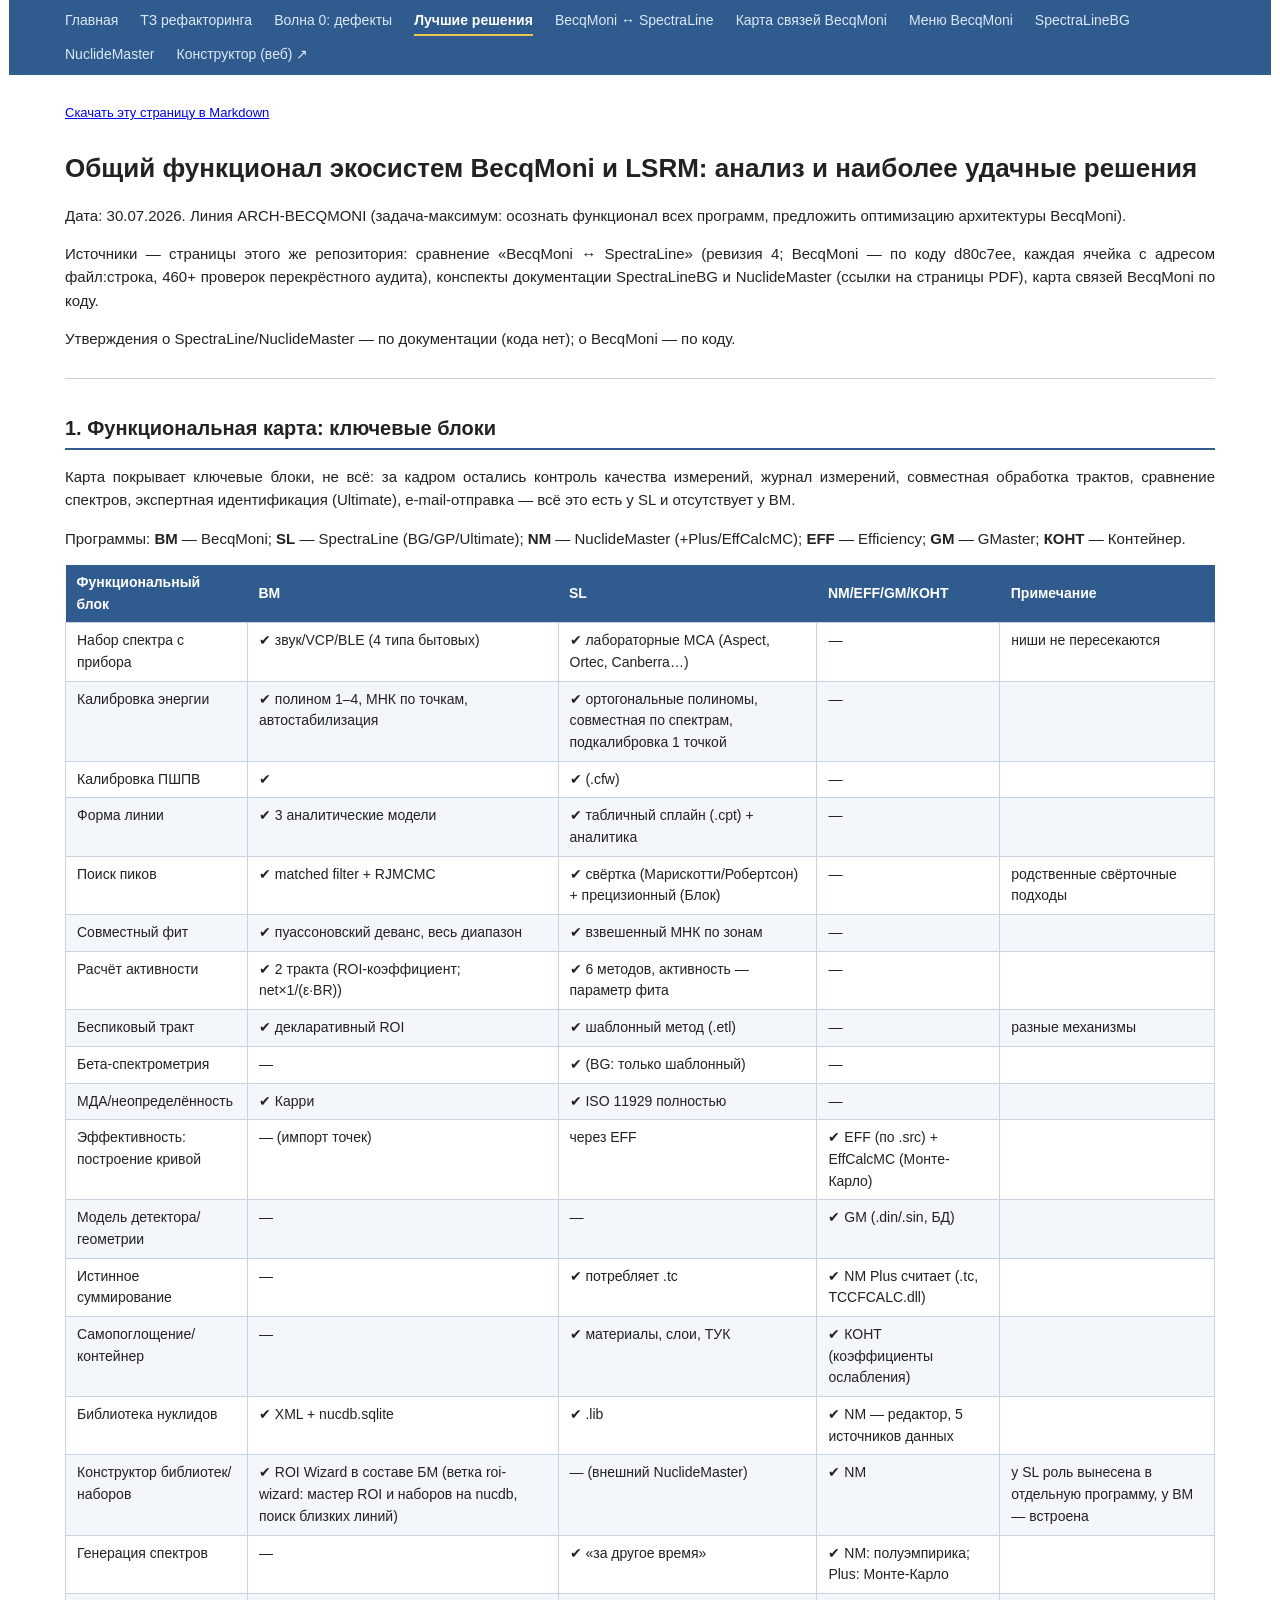
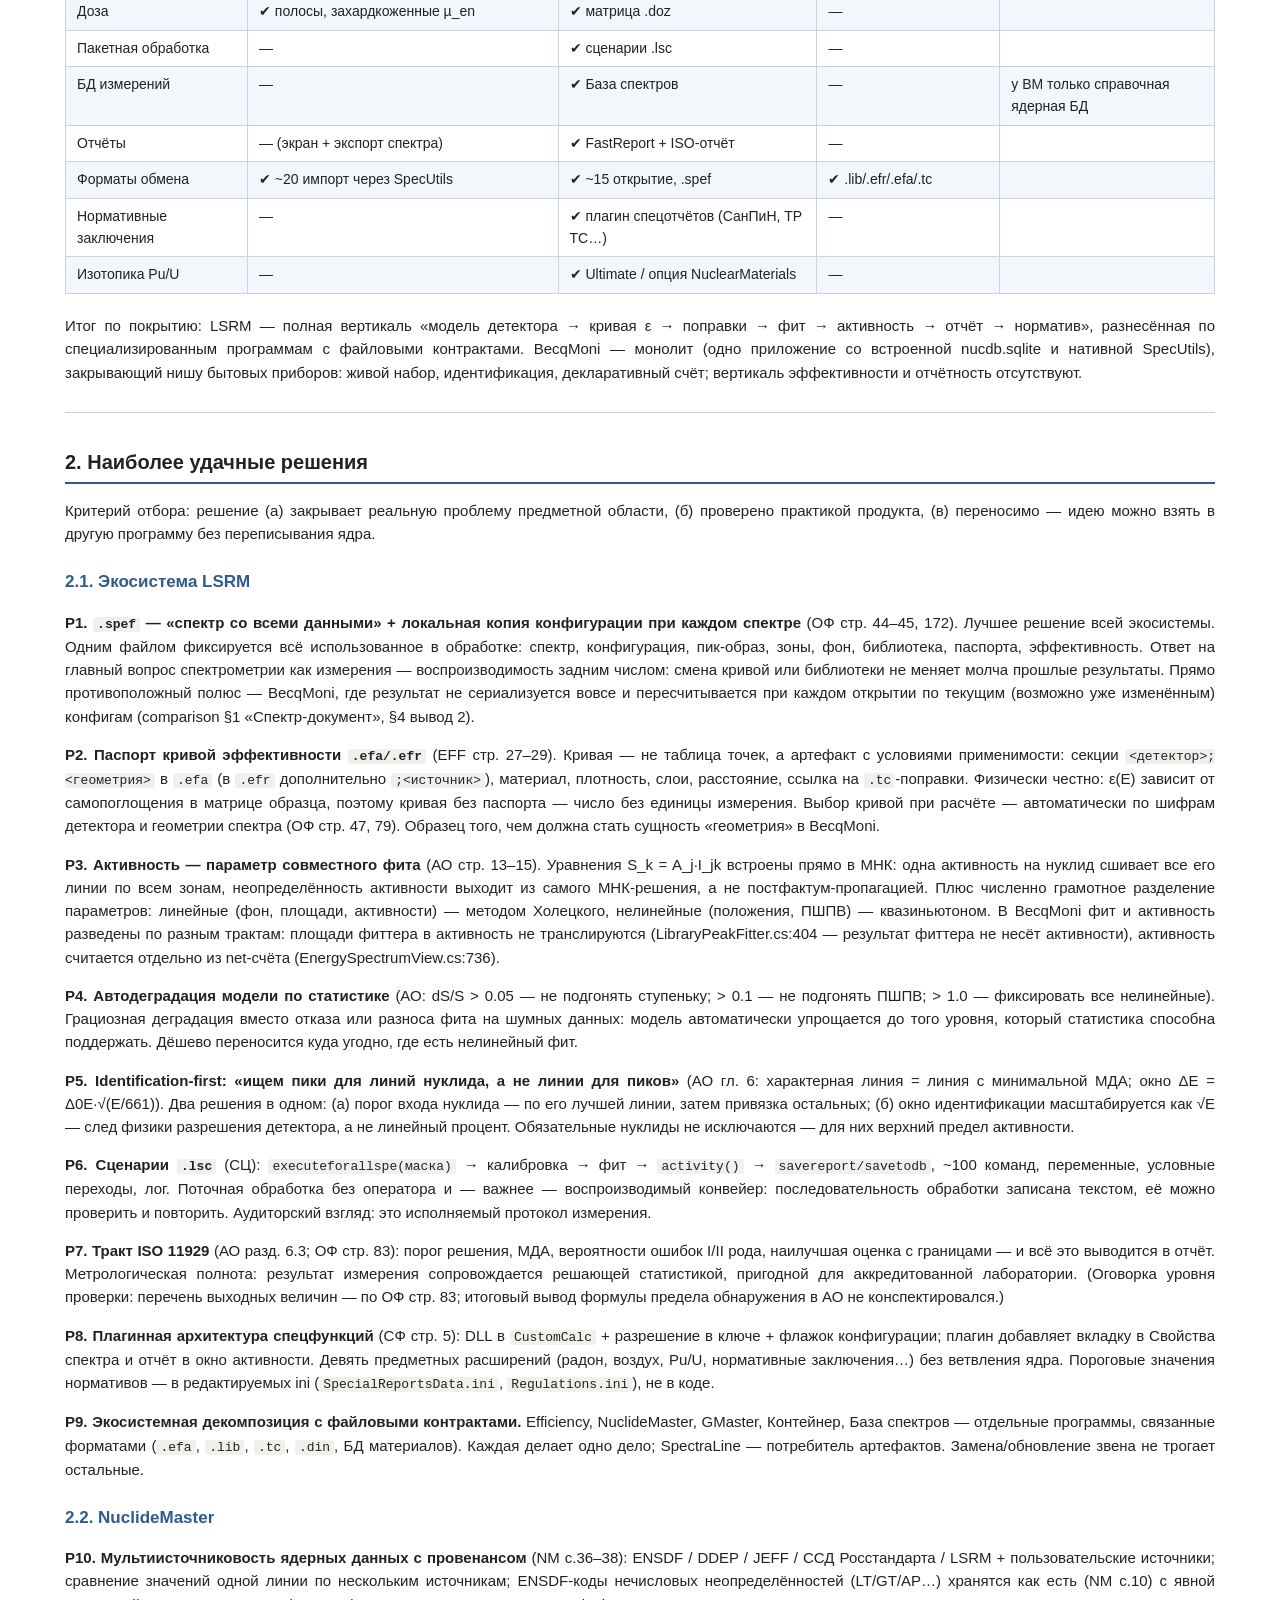
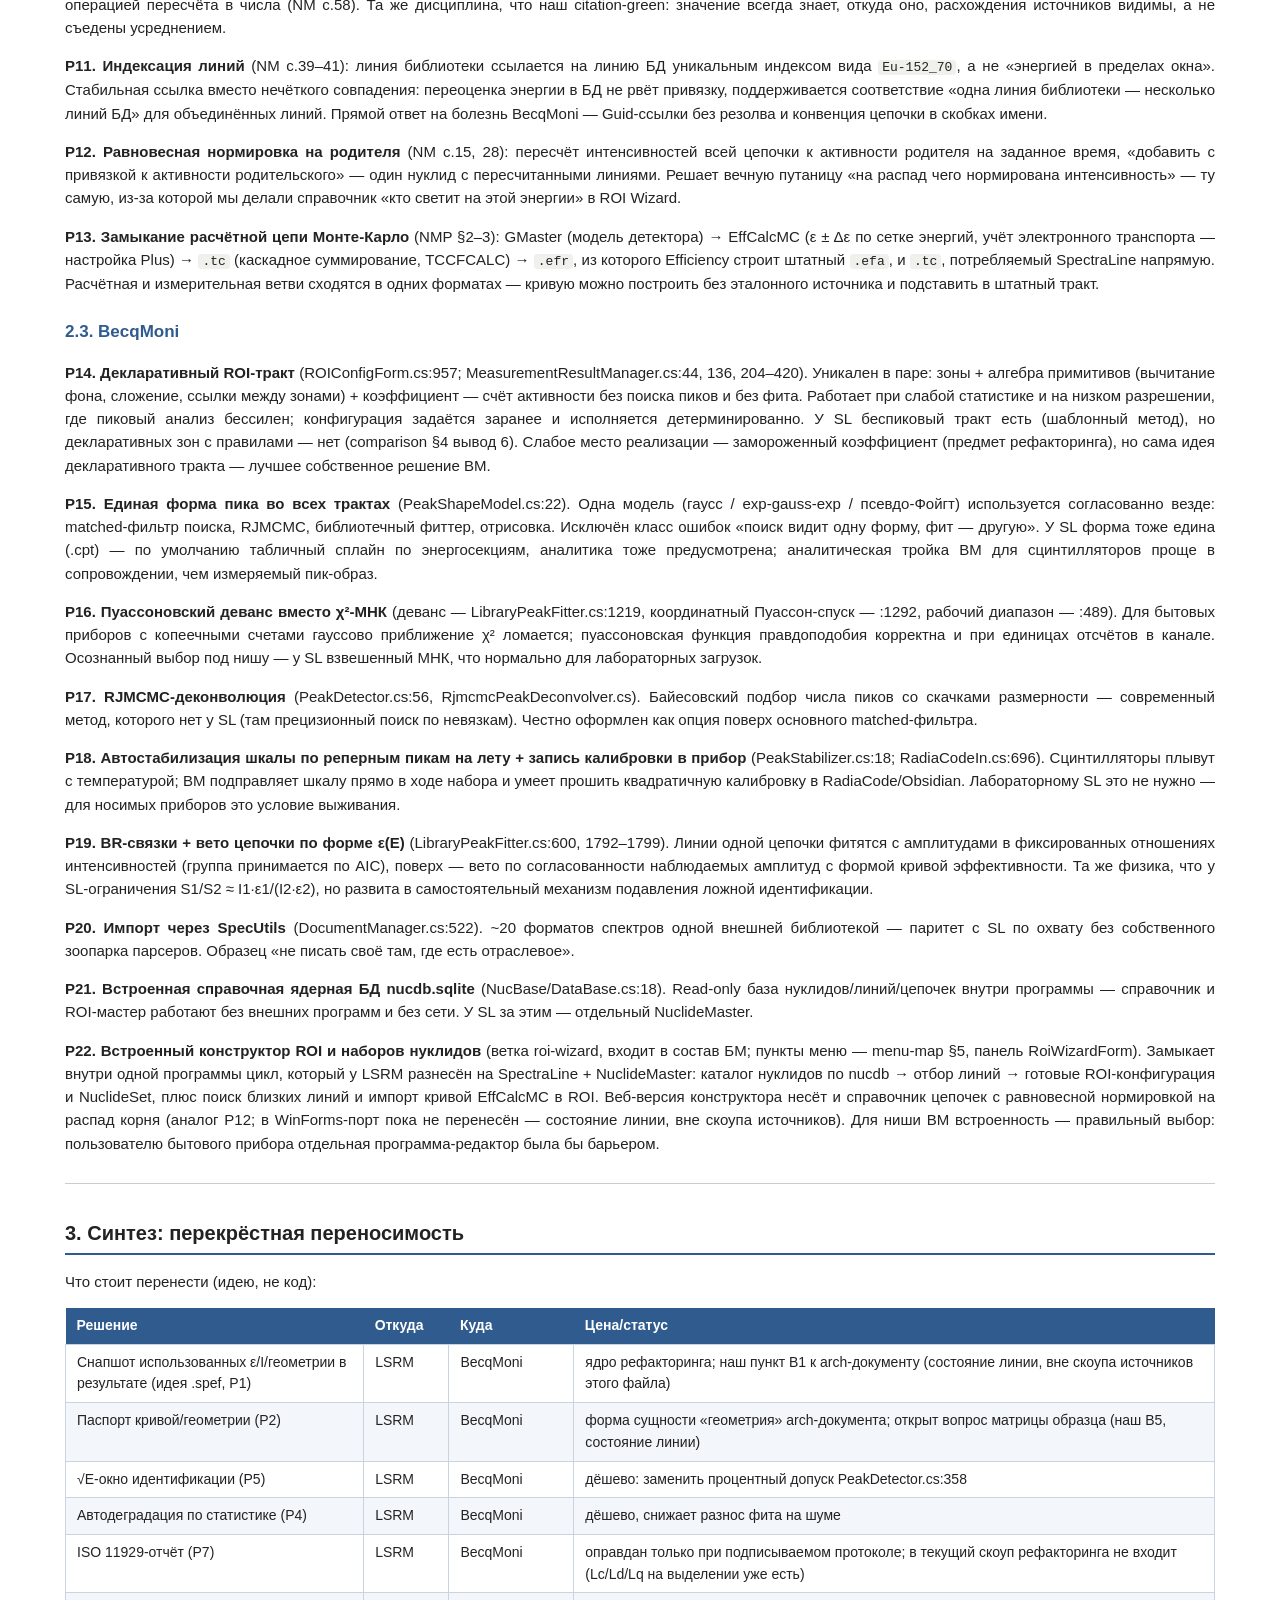
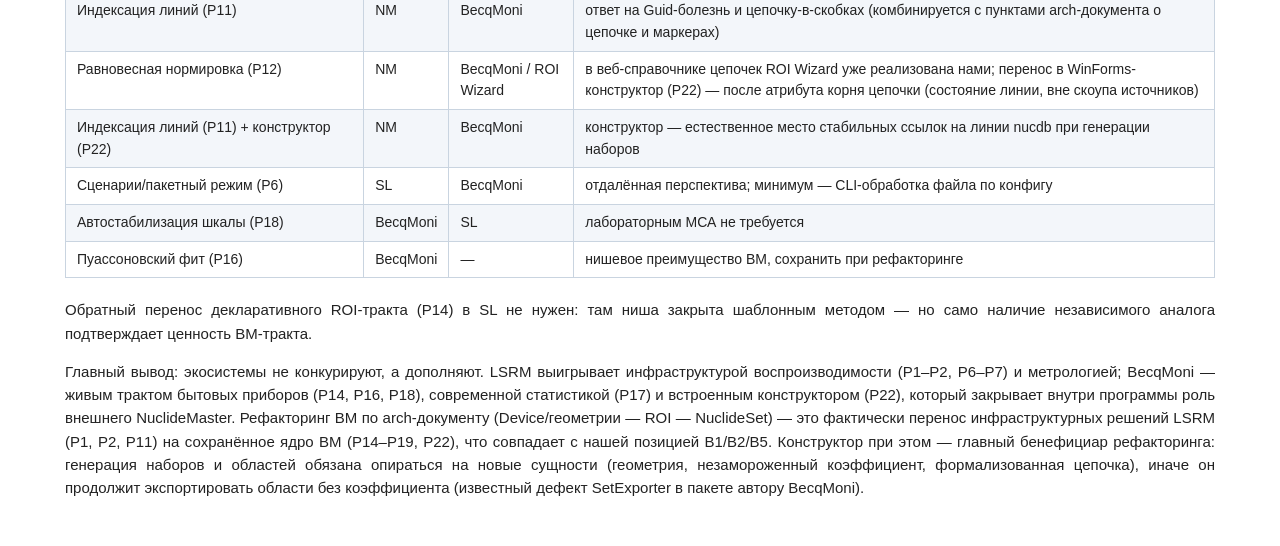
<file: best-solutions.html>
<!DOCTYPE html>
<html lang="ru">
<head>
<meta charset="utf-8">
<meta name="viewport" content="width=device-width, initial-scale=1">
<title>Лучшие решения — BecqMoni arch notes</title>
<style>
body { font-family: "Segoe UI", Calibri, sans-serif; font-size: 15px; line-height: 1.55; color: #222;
       max-width: 1150px; margin: 0 auto; padding: 0 56px 40px; background: #fff; }
nav { position: sticky; top: 0; background: #2f5b8f; margin: 0 -56px 28px; padding: 10px 56px;
      z-index: 5; display: flex; flex-wrap: wrap; row-gap: 8px; column-gap: 22px; }
nav a { color: #dce8f5; text-decoration: none; font-size: 14px; white-space: nowrap; }
nav a:hover { color: #fff; text-decoration: underline; }
nav a.act { color: #fff; font-weight: 600; border-bottom: 2px solid #f0c34e; padding-bottom: 2px; }
h1 { font-size: 26px; font-weight: 600; margin: 0 0 16px; }
h2 { font-size: 20px; font-weight: 600; margin: 34px 0 12px; border-bottom: 2px solid #2f5b8f; padding-bottom: 4px; }
h3 { font-size: 17px; font-weight: 600; margin: 24px 0 8px; color: #2f5b8f; }
table { border-collapse: collapse; width: 100%; margin: 12px 0 20px; display: block; overflow-x: auto; }
img { max-width: 100%; height: auto; }
th { background: #2f5b8f; color: #fff; text-align: left; padding: 7px 11px; font-weight: 600; font-size: 14px; }
td { border: 1px solid #c9d4e0; padding: 7px 11px; vertical-align: top; font-size: 14px; }
tr:nth-child(even) td { background: #f3f6fa; }
code { font-family: Consolas, monospace; font-size: 13px; background: #f0f0ec; padding: 0 4px; border-radius: 3px; }
pre { background: #f6f6f2; border: 1px solid #ddd; border-radius: 6px; padding: 12px 16px; overflow-x: auto; }
pre code { background: none; padding: 0; }
blockquote { border-left: 4px solid #d9a62e; background: #fdf6e3; margin: 16px 0; padding: 8px 16px; }
li { margin-bottom: 4px; }
p, li { text-align: justify; hyphens: auto; }
hr { border: none; border-top: 1px solid #ccc; margin: 28px 0; }
.meta { color: #666; font-size: 13px; margin-bottom: 24px; }
</style>
</head>
<body>
<nav><a href="index.html">Главная</a><a href="bm-arch-tz.html">ТЗ рефакторинга</a><a href="wave0.html">Волна 0: дефекты</a><a href="best-solutions.html" class="act">Лучшие решения</a><a href="comparison.html">BecqMoni ↔ SpectraLine</a><a href="arch-map.html">Карта связей BecqMoni</a><a href="menu-map.html">Меню BecqMoni</a><a href="spectraline.html">SpectraLineBG</a><a href="nuclidemaster.html">NuclideMaster</a><a href="wizard/" target="_blank" rel="noopener">Конструктор (веб) ↗</a></nav>
<p class="meta"><a href="best-solutions.md" download>Скачать эту страницу в Markdown</a></p><h1>Общий функционал экосистем BecqMoni и LSRM: анализ и наиболее удачные решения</h1>
<p>Дата: 30.07.2026. Линия ARCH-BECQMONI (задача-максимум: осознать функционал всех программ, предложить оптимизацию архитектуры BecqMoni).</p>
<p>Источники — страницы этого же репозитория: сравнение «BecqMoni ↔ SpectraLine» (ревизия 4; BecqMoni — по коду d80c7ee, каждая ячейка с адресом файл:строка, 460+ проверок перекрёстного аудита), конспекты документации SpectraLineBG и NuclideMaster (ссылки на страницы PDF), карта связей BecqMoni по коду.</p>
<p>Утверждения о SpectraLine/NuclideMaster — по документации (кода нет); о BecqMoni — по коду.</p>
<hr />
<h2>1. Функциональная карта: ключевые блоки</h2>
<p>Карта покрывает ключевые блоки, не всё: за кадром остались контроль качества измерений, журнал измерений, совместная обработка трактов, сравнение спектров, экспертная идентификация (Ultimate), e-mail-отправка — всё это есть у SL и отсутствует у BM.</p>
<p>Программы: <strong>BM</strong> — BecqMoni; <strong>SL</strong> — SpectraLine (BG/GP/Ultimate); <strong>NM</strong> — NuclideMaster (+Plus/EffCalcMC); <strong>EFF</strong> — Efficiency; <strong>GM</strong> — GMaster; <strong>КОНТ</strong> — Контейнер.</p>
<table>
<thead>
<tr>
<th>Функциональный блок</th>
<th>BM</th>
<th>SL</th>
<th>NM/EFF/GM/КОНТ</th>
<th>Примечание</th>
</tr>
</thead>
<tbody>
<tr>
<td>Набор спектра с прибора</td>
<td>✔ звук/VCP/BLE (4 типа бытовых)</td>
<td>✔ лабораторные МСА (Aspect, Ortec, Canberra…)</td>
<td>—</td>
<td>ниши не пересекаются</td>
</tr>
<tr>
<td>Калибровка энергии</td>
<td>✔ полином 1–4, МНК по точкам, автостабилизация</td>
<td>✔ ортогональные полиномы, совместная по спектрам, подкалибровка 1 точкой</td>
<td>—</td>
<td></td>
</tr>
<tr>
<td>Калибровка ПШПВ</td>
<td>✔</td>
<td>✔ (.cfw)</td>
<td>—</td>
<td></td>
</tr>
<tr>
<td>Форма линии</td>
<td>✔ 3 аналитические модели</td>
<td>✔ табличный сплайн (.cpt) + аналитика</td>
<td>—</td>
<td></td>
</tr>
<tr>
<td>Поиск пиков</td>
<td>✔ matched filter + RJMCMC</td>
<td>✔ свёртка (Марискотти/Робертсон) + прецизионный (Блок)</td>
<td>—</td>
<td>родственные свёрточные подходы</td>
</tr>
<tr>
<td>Совместный фит</td>
<td>✔ пуассоновский деванс, весь диапазон</td>
<td>✔ взвешенный МНК по зонам</td>
<td>—</td>
<td></td>
</tr>
<tr>
<td>Расчёт активности</td>
<td>✔ 2 тракта (ROI-коэффициент; net×1/(ε·BR))</td>
<td>✔ 6 методов, активность — параметр фита</td>
<td>—</td>
<td></td>
</tr>
<tr>
<td>Беспиковый тракт</td>
<td>✔ декларативный ROI</td>
<td>✔ шаблонный метод (.etl)</td>
<td>—</td>
<td>разные механизмы</td>
</tr>
<tr>
<td>Бета-спектрометрия</td>
<td>—</td>
<td>✔ (BG: только шаблонный)</td>
<td>—</td>
<td></td>
</tr>
<tr>
<td>МДА/неопределённость</td>
<td>✔ Карри</td>
<td>✔ ISO 11929 полностью</td>
<td>—</td>
<td></td>
</tr>
<tr>
<td>Эффективность: построение кривой</td>
<td>— (импорт точек)</td>
<td>через EFF</td>
<td>✔ EFF (по .src) + EffCalcMC (Монте-Карло)</td>
<td></td>
</tr>
<tr>
<td>Модель детектора/геометрии</td>
<td>—</td>
<td>—</td>
<td>✔ GM (.din/.sin, БД)</td>
<td></td>
</tr>
<tr>
<td>Истинное суммирование</td>
<td>—</td>
<td>✔ потребляет .tc</td>
<td>✔ NM Plus считает (.tc, TCCFCALC.dll)</td>
<td></td>
</tr>
<tr>
<td>Самопоглощение/контейнер</td>
<td>—</td>
<td>✔ материалы, слои, ТУК</td>
<td>✔ КОНТ (коэффициенты ослабления)</td>
<td></td>
</tr>
<tr>
<td>Библиотека нуклидов</td>
<td>✔ XML + nucdb.sqlite</td>
<td>✔ .lib</td>
<td>✔ NM — редактор, 5 источников данных</td>
<td></td>
</tr>
<tr>
<td>Конструктор библиотек/наборов</td>
<td>✔ ROI Wizard в составе БМ (ветка roi-wizard: мастер ROI и наборов на nucdb, поиск близких линий)</td>
<td>— (внешний NuclideMaster)</td>
<td>✔ NM</td>
<td>у SL роль вынесена в отдельную программу, у BM — встроена</td>
</tr>
<tr>
<td>Генерация спектров</td>
<td>—</td>
<td>✔ «за другое время»</td>
<td>✔ NM: полуэмпирика; Plus: Монте-Карло</td>
<td></td>
</tr>
<tr>
<td>Доза</td>
<td>✔ полосы, захардкоженные µ_en</td>
<td>✔ матрица .doz</td>
<td>—</td>
<td></td>
</tr>
<tr>
<td>Пакетная обработка</td>
<td>—</td>
<td>✔ сценарии .lsc</td>
<td>—</td>
<td></td>
</tr>
<tr>
<td>БД измерений</td>
<td>—</td>
<td>✔ База спектров</td>
<td>—</td>
<td>у BM только справочная ядерная БД</td>
</tr>
<tr>
<td>Отчёты</td>
<td>— (экран + экспорт спектра)</td>
<td>✔ FastReport + ISO-отчёт</td>
<td>—</td>
<td></td>
</tr>
<tr>
<td>Форматы обмена</td>
<td>✔ ~20 импорт через SpecUtils</td>
<td>✔ ~15 открытие, .spef</td>
<td>✔ .lib/.efr/.efa/.tc</td>
<td></td>
</tr>
<tr>
<td>Нормативные заключения</td>
<td>—</td>
<td>✔ плагин спецотчётов (СанПиН, ТР ТС…)</td>
<td>—</td>
<td></td>
</tr>
<tr>
<td>Изотопика Pu/U</td>
<td>—</td>
<td>✔ Ultimate / опция NuclearMaterials</td>
<td>—</td>
<td></td>
</tr>
</tbody>
</table>
<p>Итог по покрытию: LSRM — полная вертикаль «модель детектора → кривая ε → поправки → фит → активность → отчёт → норматив», разнесённая по специализированным программам с файловыми контрактами. BecqMoni — монолит (одно приложение со встроенной nucdb.sqlite и нативной SpecUtils), закрывающий нишу бытовых приборов: живой набор, идентификация, декларативный счёт; вертикаль эффективности и отчётность отсутствуют.</p>
<hr />
<h2>2. Наиболее удачные решения</h2>
<p>Критерий отбора: решение (а) закрывает реальную проблему предметной области, (б) проверено практикой продукта, (в) переносимо — идею можно взять в другую программу без переписывания ядра.</p>
<h3>2.1. Экосистема LSRM</h3>
<p><strong>Р1. <code>.spef</code> — «спектр со всеми данными» + локальная копия конфигурации при каждом спектре</strong> (ОФ стр. 44–45, 172).
Лучшее решение всей экосистемы. Одним файлом фиксируется всё использованное в обработке: спектр, конфигурация, пик-образ, зоны, фон, библиотека, паспорта, эффективность. Ответ на главный вопрос спектрометрии как измерения — воспроизводимость задним числом: смена кривой или библиотеки не меняет молча прошлые результаты. Прямо противоположный полюс — BecqMoni, где результат не сериализуется вовсе и пересчитывается при каждом открытии по текущим (возможно уже изменённым) конфигам (comparison §1 «Спектр-документ», §4 вывод 2).</p>
<p><strong>Р2. Паспорт кривой эффективности <code>.efa/.efr</code></strong> (EFF стр. 27–29).
Кривая — не таблица точек, а артефакт с условиями применимости: секции <code>&lt;детектор&gt;;&lt;геометрия&gt;</code> в <code>.efa</code> (в <code>.efr</code> дополнительно <code>;&lt;источник&gt;</code>), материал, плотность, слои, расстояние, ссылка на <code>.tc</code>-поправки. Физически честно: ε(E) зависит от самопоглощения в матрице образца, поэтому кривая без паспорта — число без единицы измерения. Выбор кривой при расчёте — автоматически по шифрам детектора и геометрии спектра (ОФ стр. 47, 79). Образец того, чем должна стать сущность «геометрия» в BecqMoni.</p>
<p><strong>Р3. Активность — параметр совместного фита</strong> (АО стр. 13–15).
Уравнения S_k = A_j·I_jk встроены прямо в МНК: одна активность на нуклид сшивает все его линии по всем зонам, неопределённость активности выходит из самого МНК-решения, а не постфактум-пропагацией. Плюс численно грамотное разделение параметров: линейные (фон, площади, активности) — методом Холецкого, нелинейные (положения, ПШПВ) — квазиньютоном. В BecqMoni фит и активность разведены по разным трактам: площади фиттера в активность не транслируются (LibraryPeakFitter.cs:404 — результат фиттера не несёт активности), активность считается отдельно из net-счёта (EnergySpectrumView.cs:736).</p>
<p><strong>Р4. Автодеградация модели по статистике</strong> (АО: dS/S &gt; 0.05 — не подгонять ступеньку; &gt; 0.1 — не подгонять ПШПВ; &gt; 1.0 — фиксировать все нелинейные).
Грациозная деградация вместо отказа или разноса фита на шумных данных: модель автоматически упрощается до того уровня, который статистика способна поддержать. Дёшево переносится куда угодно, где есть нелинейный фит.</p>
<p><strong>Р5. Identification-first: «ищем пики для линий нуклида, а не линии для пиков»</strong> (АО гл. 6: характерная линия = линия с минимальной МДА; окно ΔE = Δ0E·√(E/661)).
Два решения в одном: (а) порог входа нуклида — по его лучшей линии, затем привязка остальных; (б) окно идентификации масштабируется как √E — след физики разрешения детектора, а не линейный процент. Обязательные нуклиды не исключаются — для них верхний предел активности.</p>
<p><strong>Р6. Сценарии <code>.lsc</code></strong> (СЦ): <code>executeforallspe(маска)</code> → калибровка → фит → <code>activity()</code> → <code>savereport/savetodb</code>, ~100 команд, переменные, условные переходы, лог.
Поточная обработка без оператора и — важнее — воспроизводимый конвейер: последовательность обработки записана текстом, её можно проверить и повторить. Аудиторский взгляд: это исполняемый протокол измерения.</p>
<p><strong>Р7. Тракт ISO 11929</strong> (АО разд. 6.3; ОФ стр. 83): порог решения, МДА, вероятности ошибок I/II рода, наилучшая оценка с границами — и всё это выводится в отчёт.
Метрологическая полнота: результат измерения сопровождается решающей статистикой, пригодной для аккредитованной лаборатории. (Оговорка уровня проверки: перечень выходных величин — по ОФ стр. 83; итоговый вывод формулы предела обнаружения в АО не конспектировался.)</p>
<p><strong>Р8. Плагинная архитектура спецфункций</strong> (СФ стр. 5): DLL в <code>CustomCalc</code> + разрешение в ключе + флажок конфигурации; плагин добавляет вкладку в Свойства спектра и отчёт в окно активности.
Девять предметных расширений (радон, воздух, Pu/U, нормативные заключения…) без ветвления ядра. Пороговые значения нормативов — в редактируемых ini (<code>SpecialReportsData.ini</code>, <code>Regulations.ini</code>), не в коде.</p>
<p><strong>Р9. Экосистемная декомпозиция с файловыми контрактами.</strong>
Efficiency, NuclideMaster, GMaster, Контейнер, База спектров — отдельные программы, связанные форматами (<code>.efa</code>, <code>.lib</code>, <code>.tc</code>, <code>.din</code>, БД материалов). Каждая делает одно дело; SpectraLine — потребитель артефактов. Замена/обновление звена не трогает остальные.</p>
<h3>2.2. NuclideMaster</h3>
<p><strong>Р10. Мультиисточниковость ядерных данных с провенансом</strong> (NM с.36–38): ENSDF / DDEP / JEFF / ССД Росстандарта / LSRM + пользовательские источники; сравнение значений одной линии по нескольким источникам; ENSDF-коды нечисловых неопределённостей (LT/GT/AP…) хранятся как есть (NM с.10) с явной операцией пересчёта в числа (NM с.58).
Та же дисциплина, что наш citation-green: значение всегда знает, откуда оно, расхождения источников видимы, а не съедены усреднением.</p>
<p><strong>Р11. Индексация линий</strong> (NM с.39–41): линия библиотеки ссылается на линию БД уникальным индексом вида <code>Eu-152_70</code>, а не «энергией в пределах окна».
Стабильная ссылка вместо нечёткого совпадения: переоценка энергии в БД не рвёт привязку, поддерживается соответствие «одна линия библиотеки — несколько линий БД» для объединённых линий. Прямой ответ на болезнь BecqMoni — Guid-ссылки без резолва и конвенция цепочки в скобках имени.</p>
<p><strong>Р12. Равновесная нормировка на родителя</strong> (NM с.15, 28): пересчёт интенсивностей всей цепочки к активности родителя на заданное время, «добавить с привязкой к активности родительского» — один нуклид с пересчитанными линиями.
Решает вечную путаницу «на распад чего нормирована интенсивность» — ту самую, из-за которой мы делали справочник «кто светит на этой энергии» в ROI Wizard.</p>
<p><strong>Р13. Замыкание расчётной цепи Монте-Карло</strong> (NMP §2–3): GMaster (модель детектора) → EffCalcMC (ε ± Δε по сетке энергий, учёт электронного транспорта — настройка Plus) → <code>.tc</code> (каскадное суммирование, TCCFCALC) → <code>.efr</code>, из которого Efficiency строит штатный <code>.efa</code>, и <code>.tc</code>, потребляемый SpectraLine напрямую.
Расчётная и измерительная ветви сходятся в одних форматах — кривую можно построить без эталонного источника и подставить в штатный тракт.</p>
<h3>2.3. BecqMoni</h3>
<p><strong>Р14. Декларативный ROI-тракт</strong> (ROIConfigForm.cs:957; MeasurementResultManager.cs:44, 136, 204–420).
Уникален в паре: зоны + алгебра примитивов (вычитание фона, сложение, ссылки между зонами) + коэффициент — счёт активности без поиска пиков и без фита. Работает при слабой статистике и на низком разрешении, где пиковый анализ бессилен; конфигурация задаётся заранее и исполняется детерминированно. У SL беспиковый тракт есть (шаблонный метод), но декларативных зон с правилами — нет (comparison §4 вывод 6). Слабое место реализации — замороженный коэффициент (предмет рефакторинга), но сама идея декларативного тракта — лучшее собственное решение BM.</p>
<p><strong>Р15. Единая форма пика во всех трактах</strong> (PeakShapeModel.cs:22).
Одна модель (гаусс / exp-gauss-exp / псевдо-Фойгт) используется согласованно везде: matched-фильтр поиска, RJMCMC, библиотечный фиттер, отрисовка. Исключён класс ошибок «поиск видит одну форму, фит — другую». У SL форма тоже едина (.cpt) — по умолчанию табличный сплайн по энергосекциям, аналитика тоже предусмотрена; аналитическая тройка BM для сцинтилляторов проще в сопровождении, чем измеряемый пик-образ.</p>
<p><strong>Р16. Пуассоновский деванс вместо χ²-МНК</strong> (деванс — LibraryPeakFitter.cs:1219, координатный Пуассон-спуск — :1292, рабочий диапазон — :489).
Для бытовых приборов с копеечными счетами гауссово приближение χ² ломается; пуассоновская функция правдоподобия корректна и при единицах отсчётов в канале. Осознанный выбор под нишу — у SL взвешенный МНК, что нормально для лабораторных загрузок.</p>
<p><strong>Р17. RJMCMC-деконволюция</strong> (PeakDetector.cs:56, RjmcmcPeakDeconvolver.cs).
Байесовский подбор числа пиков со скачками размерности — современный метод, которого нет у SL (там прецизионный поиск по невязкам). Честно оформлен как опция поверх основного matched-фильтра.</p>
<p><strong>Р18. Автостабилизация шкалы по реперным пикам на лету + запись калибровки в прибор</strong> (PeakStabilizer.cs:18; RadiaCodeIn.cs:696).
Сцинтилляторы плывут с температурой; BM подправляет шкалу прямо в ходе набора и умеет прошить квадратичную калибровку в RadiaCode/Obsidian. Лабораторному SL это не нужно — для носимых приборов это условие выживания.</p>
<p><strong>Р19. BR-связки + вето цепочки по форме ε(E)</strong> (LibraryPeakFitter.cs:600, 1792–1799).
Линии одной цепочки фитятся с амплитудами в фиксированных отношениях интенсивностей (группа принимается по AIC), поверх — вето по согласованности наблюдаемых амплитуд с формой кривой эффективности. Та же физика, что у SL-ограничения S1/S2 ≈ I1·ε1/(I2·ε2), но развита в самостоятельный механизм подавления ложной идентификации.</p>
<p><strong>Р20. Импорт через SpecUtils</strong> (DocumentManager.cs:522).
~20 форматов спектров одной внешней библиотекой — паритет с SL по охвату без собственного зоопарка парсеров. Образец «не писать своё там, где есть отраслевое».</p>
<p><strong>Р21. Встроенная справочная ядерная БД nucdb.sqlite</strong> (NucBase/DataBase.cs:18).
Read-only база нуклидов/линий/цепочек внутри программы — справочник и ROI-мастер работают без внешних программ и без сети. У SL за этим — отдельный NuclideMaster.</p>
<p><strong>Р22. Встроенный конструктор ROI и наборов нуклидов</strong> (ветка roi-wizard, входит в состав БМ; пункты меню — menu-map §5, панель RoiWizardForm).
Замыкает внутри одной программы цикл, который у LSRM разнесён на SpectraLine + NuclideMaster: каталог нуклидов по nucdb → отбор линий → готовые ROI-конфигурация и NuclideSet, плюс поиск близких линий и импорт кривой EffCalcMC в ROI. Веб-версия конструктора несёт и справочник цепочек с равновесной нормировкой на распад корня (аналог Р12; в WinForms-порт пока не перенесён — состояние линии, вне скоупа источников). Для ниши BM встроенность — правильный выбор: пользователю бытового прибора отдельная программа-редактор была бы барьером.</p>
<hr />
<h2>3. Синтез: перекрёстная переносимость</h2>
<p>Что стоит перенести (идею, не код):</p>
<table>
<thead>
<tr>
<th>Решение</th>
<th>Откуда</th>
<th>Куда</th>
<th>Цена/статус</th>
</tr>
</thead>
<tbody>
<tr>
<td>Снапшот использованных ε/I/геометрии в результате (идея .spef, Р1)</td>
<td>LSRM</td>
<td>BecqMoni</td>
<td>ядро рефакторинга; наш пункт В1 к arch-документу (состояние линии, вне скоупа источников этого файла)</td>
</tr>
<tr>
<td>Паспорт кривой/геометрии (Р2)</td>
<td>LSRM</td>
<td>BecqMoni</td>
<td>форма сущности «геометрия» arch-документа; открыт вопрос матрицы образца (наш В5, состояние линии)</td>
</tr>
<tr>
<td>√E-окно идентификации (Р5)</td>
<td>LSRM</td>
<td>BecqMoni</td>
<td>дёшево: заменить процентный допуск PeakDetector.cs:358</td>
</tr>
<tr>
<td>Автодеградация по статистике (Р4)</td>
<td>LSRM</td>
<td>BecqMoni</td>
<td>дёшево, снижает разнос фита на шуме</td>
</tr>
<tr>
<td>ISO 11929-отчёт (Р7)</td>
<td>LSRM</td>
<td>BecqMoni</td>
<td>оправдан только при подписываемом протоколе; в текущий скоуп рефакторинга не входит (Lc/Ld/Lq на выделении уже есть)</td>
</tr>
<tr>
<td>Индексация линий (Р11)</td>
<td>NM</td>
<td>BecqMoni</td>
<td>ответ на Guid-болезнь и цепочку-в-скобках (комбинируется с пунктами arch-документа о цепочке и маркерах)</td>
</tr>
<tr>
<td>Равновесная нормировка (Р12)</td>
<td>NM</td>
<td>BecqMoni / ROI Wizard</td>
<td>в веб-справочнике цепочек ROI Wizard уже реализована нами; перенос в WinForms-конструктор (Р22) — после атрибута корня цепочки (состояние линии, вне скоупа источников)</td>
</tr>
<tr>
<td>Индексация линий (Р11) + конструктор (Р22)</td>
<td>NM</td>
<td>BecqMoni</td>
<td>конструктор — естественное место стабильных ссылок на линии nucdb при генерации наборов</td>
</tr>
<tr>
<td>Сценарии/пакетный режим (Р6)</td>
<td>SL</td>
<td>BecqMoni</td>
<td>отдалённая перспектива; минимум — CLI-обработка файла по конфигу</td>
</tr>
<tr>
<td>Автостабилизация шкалы (Р18)</td>
<td>BecqMoni</td>
<td>SL</td>
<td>лабораторным МСА не требуется</td>
</tr>
<tr>
<td>Пуассоновский фит (Р16)</td>
<td>BecqMoni</td>
<td>—</td>
<td>нишевое преимущество BM, сохранить при рефакторинге</td>
</tr>
</tbody>
</table>
<p>Обратный перенос декларативного ROI-тракта (Р14) в SL не нужен: там ниша закрыта шаблонным методом — но само наличие независимого аналога подтверждает ценность BM-тракта.</p>
<p>Главный вывод: экосистемы не конкурируют, а дополняют. LSRM выигрывает инфраструктурой воспроизводимости (Р1–Р2, Р6–Р7) и метрологией; BecqMoni — живым трактом бытовых приборов (Р14, Р16, Р18), современной статистикой (Р17) и встроенным конструктором (Р22), который закрывает внутри программы роль внешнего NuclideMaster. Рефакторинг BM по arch-документу (Device/геометрии — ROI — NuclideSet) — это фактически перенос инфраструктурных решений LSRM (Р1, Р2, Р11) на сохранённое ядро BM (Р14–Р19, Р22), что совпадает с нашей позицией В1/В2/В5. Конструктор при этом — главный бенефициар рефакторинга: генерация наборов и областей обязана опираться на новые сущности (геометрия, незамороженный коэффициент, формализованная цепочка), иначе он продолжит экспортировать области без коэффициента (известный дефект SetExporter в пакете автору BecqMoni).</p>
</body>
</html>
</file>
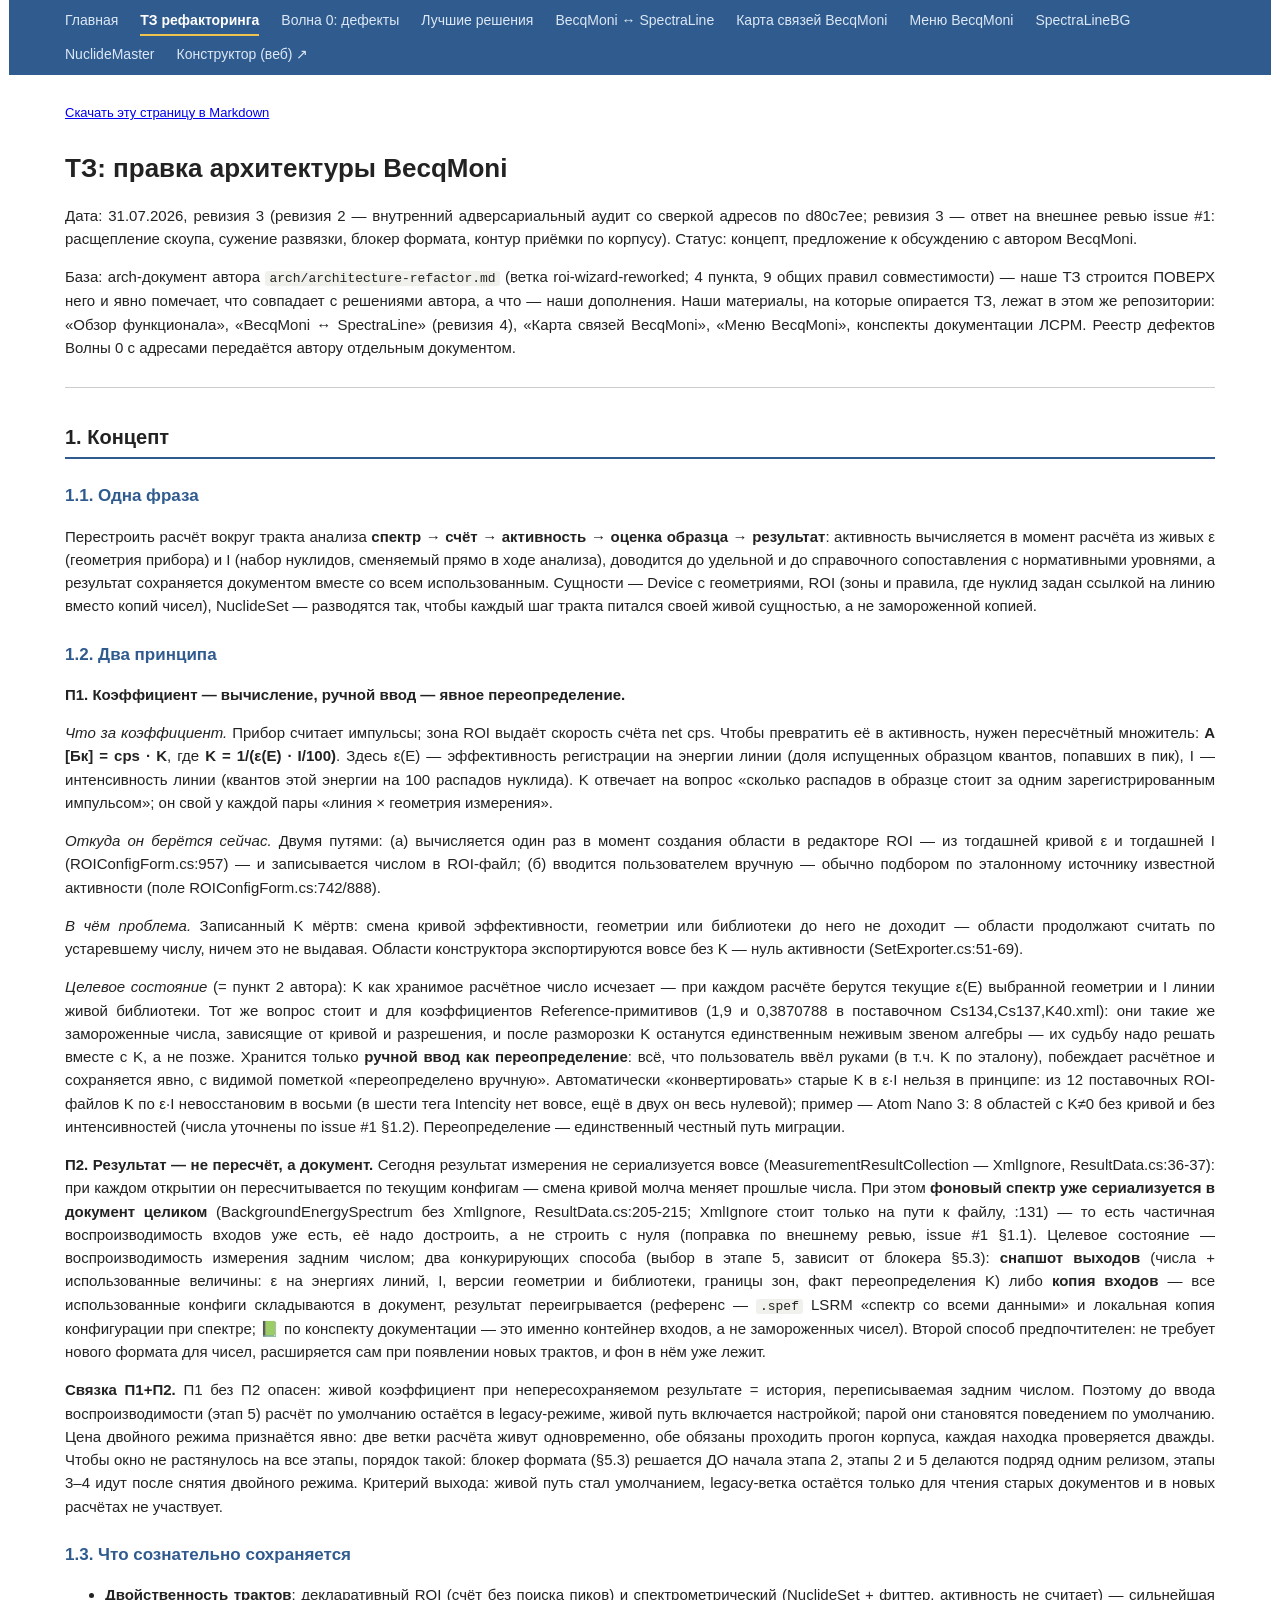
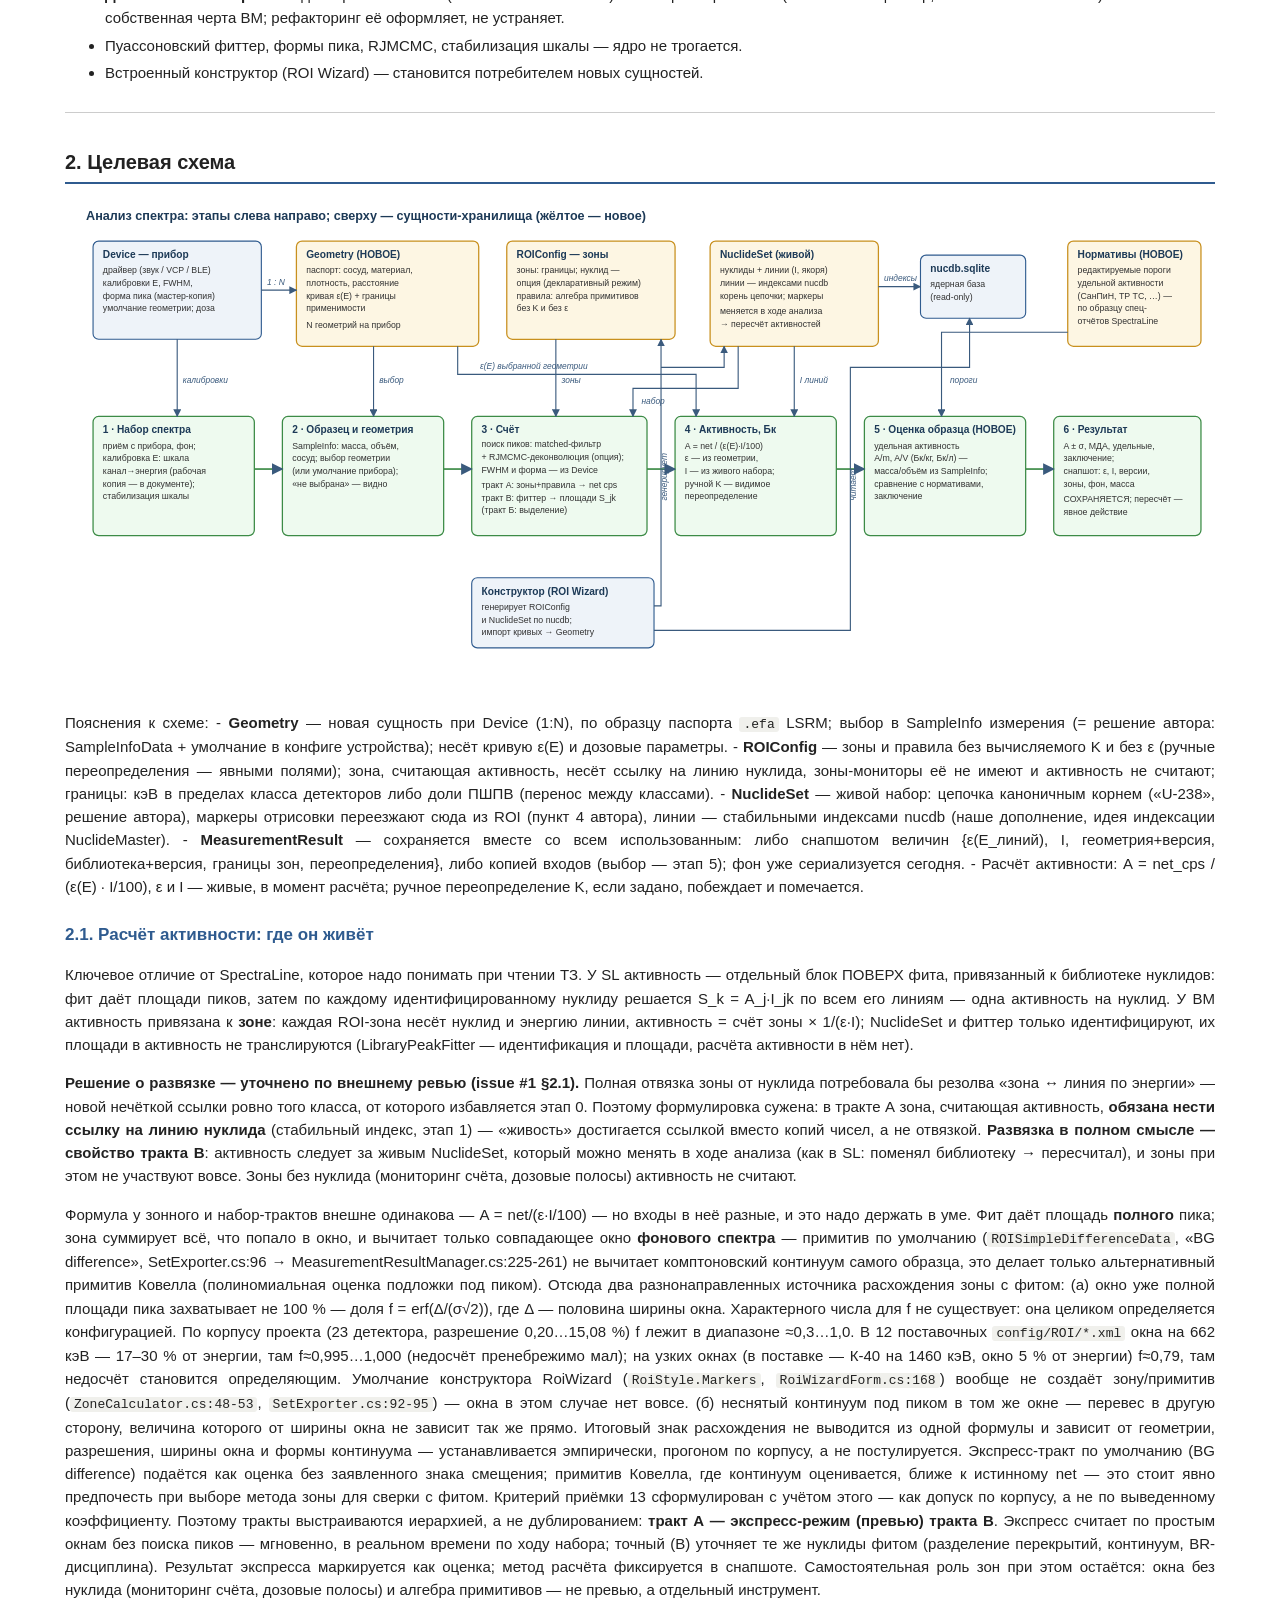
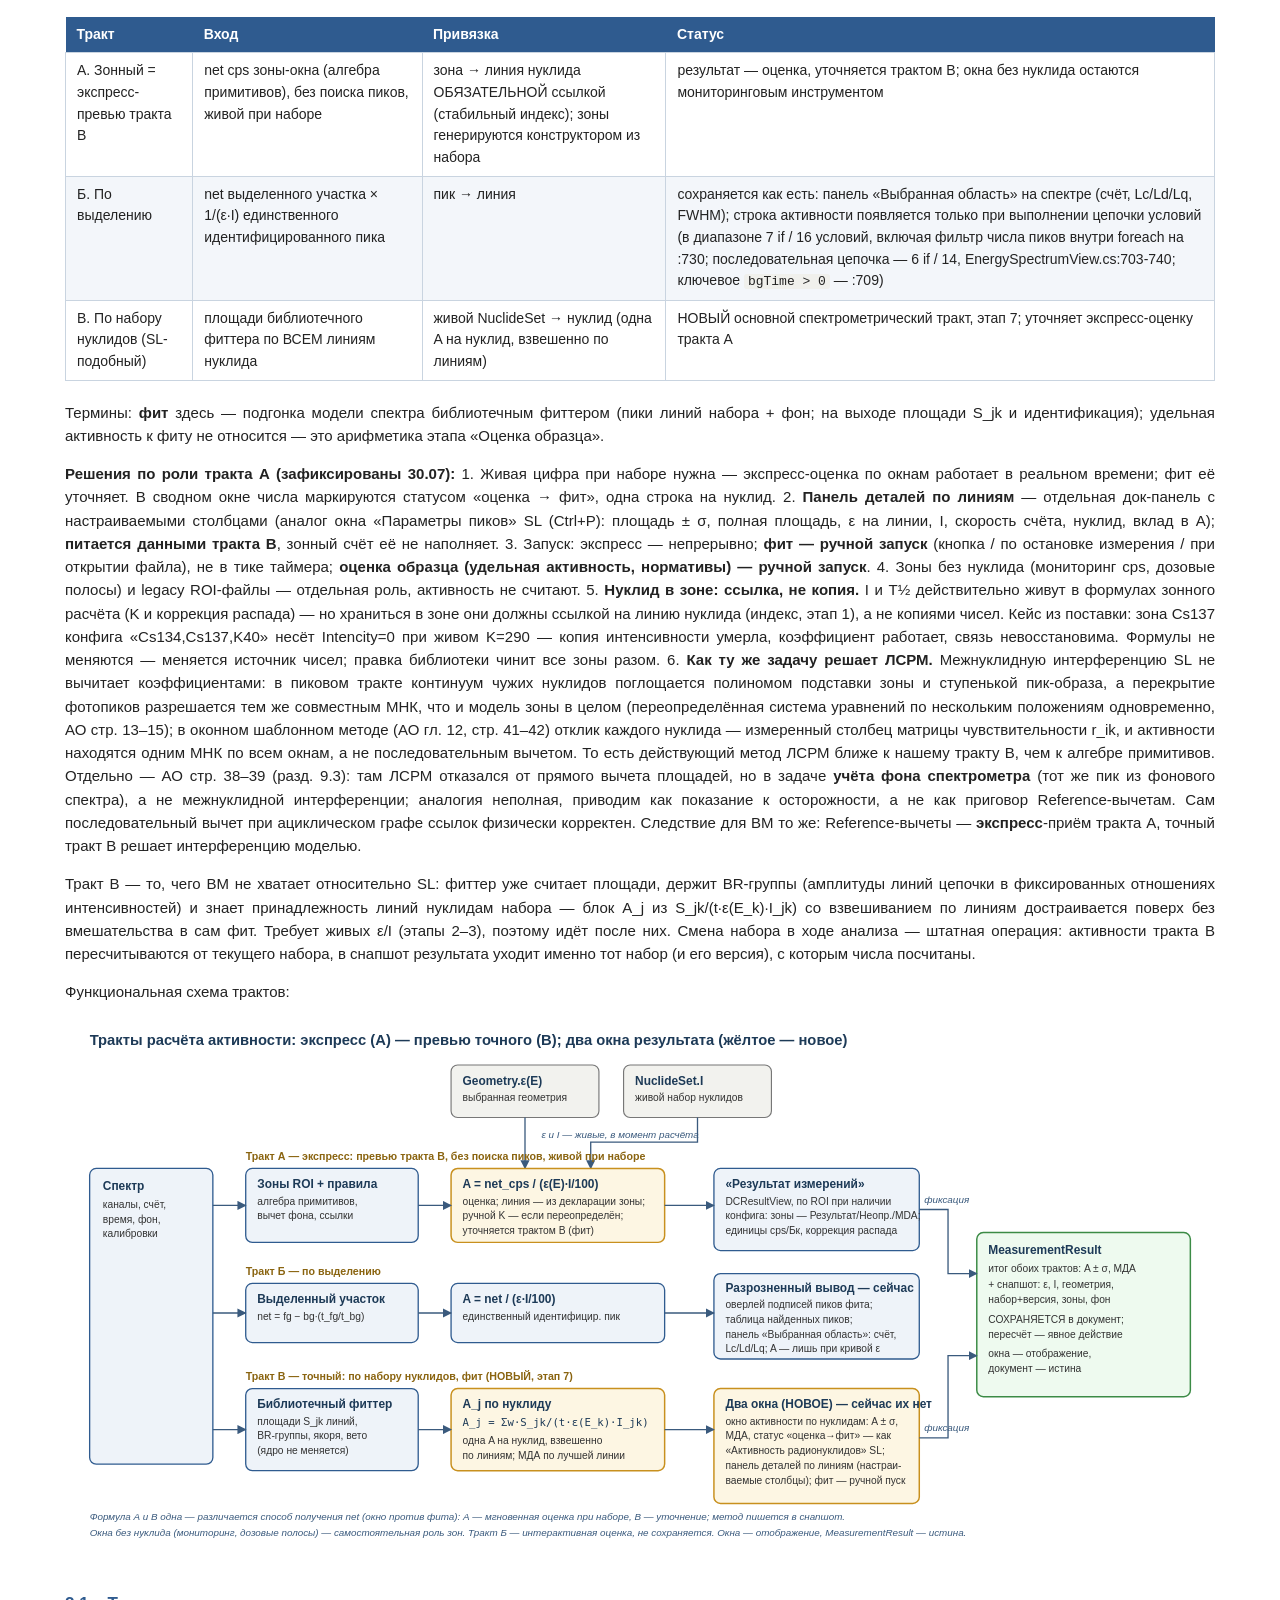
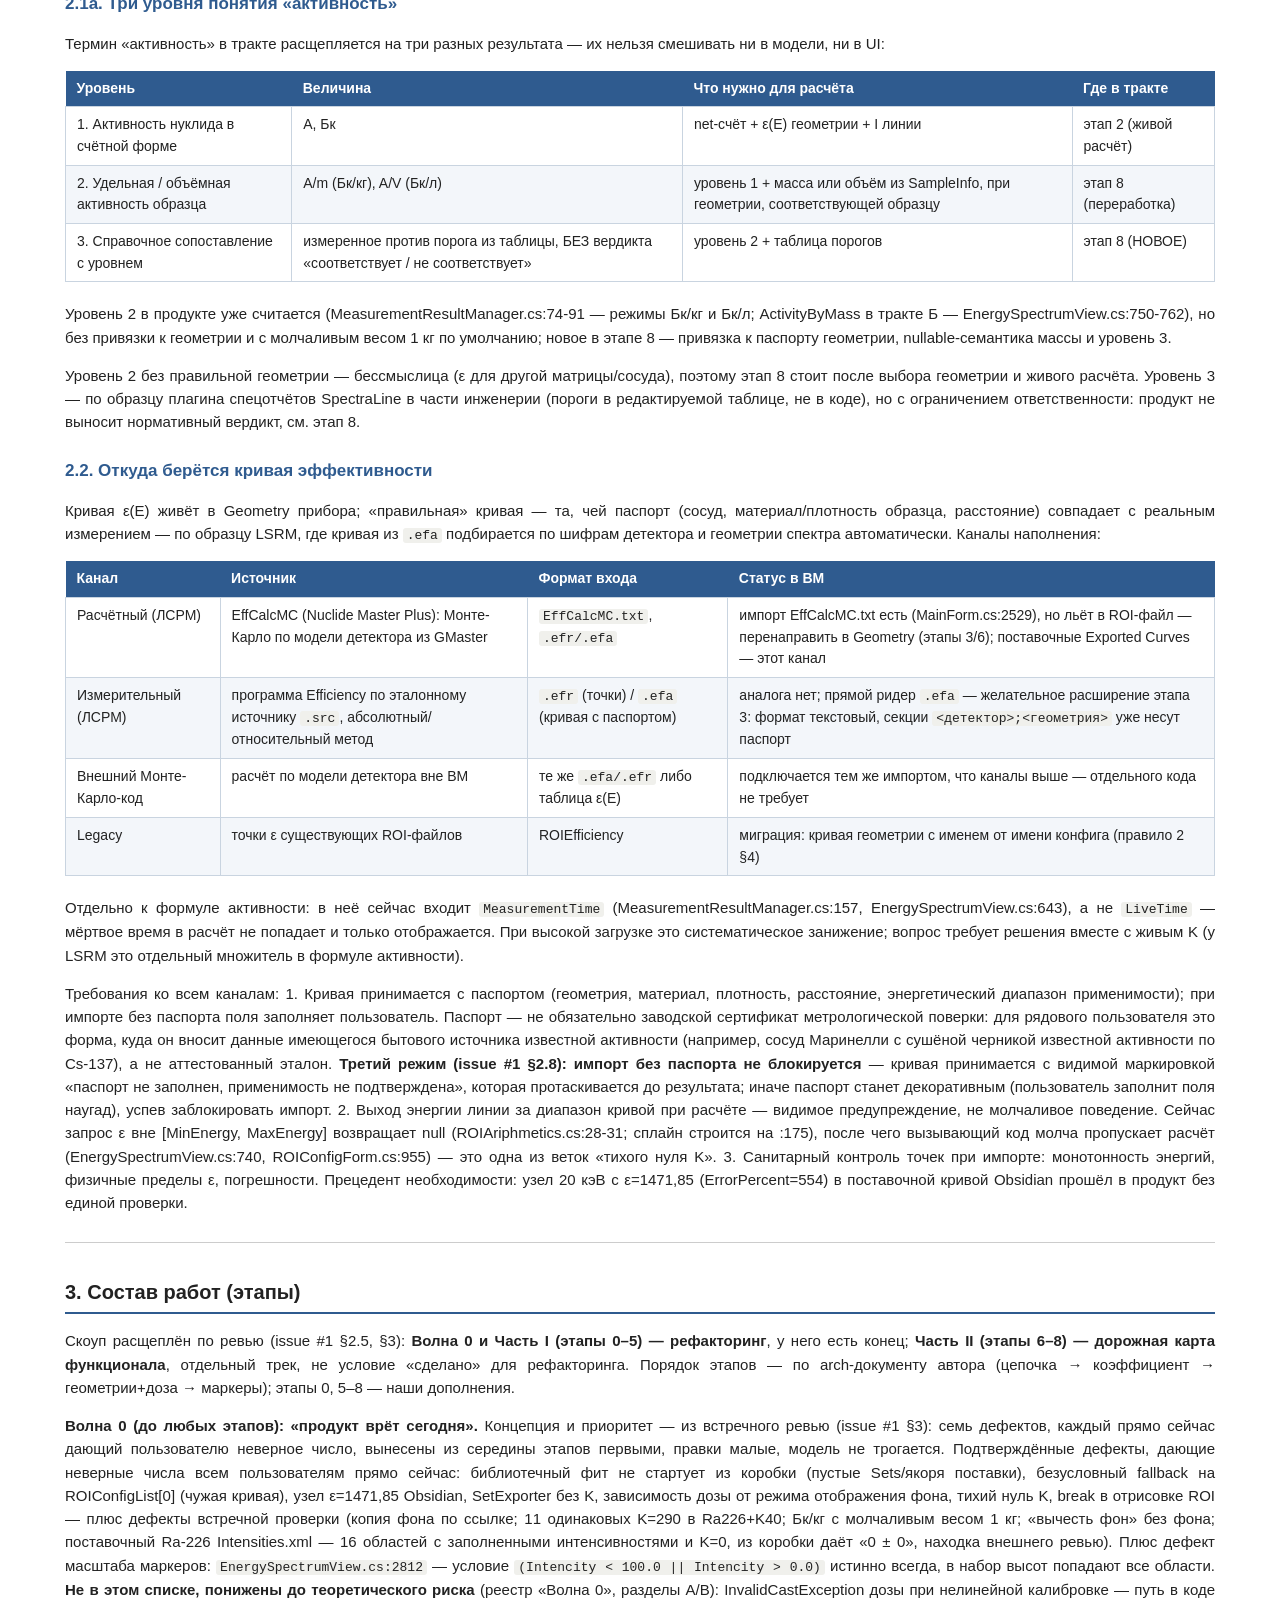
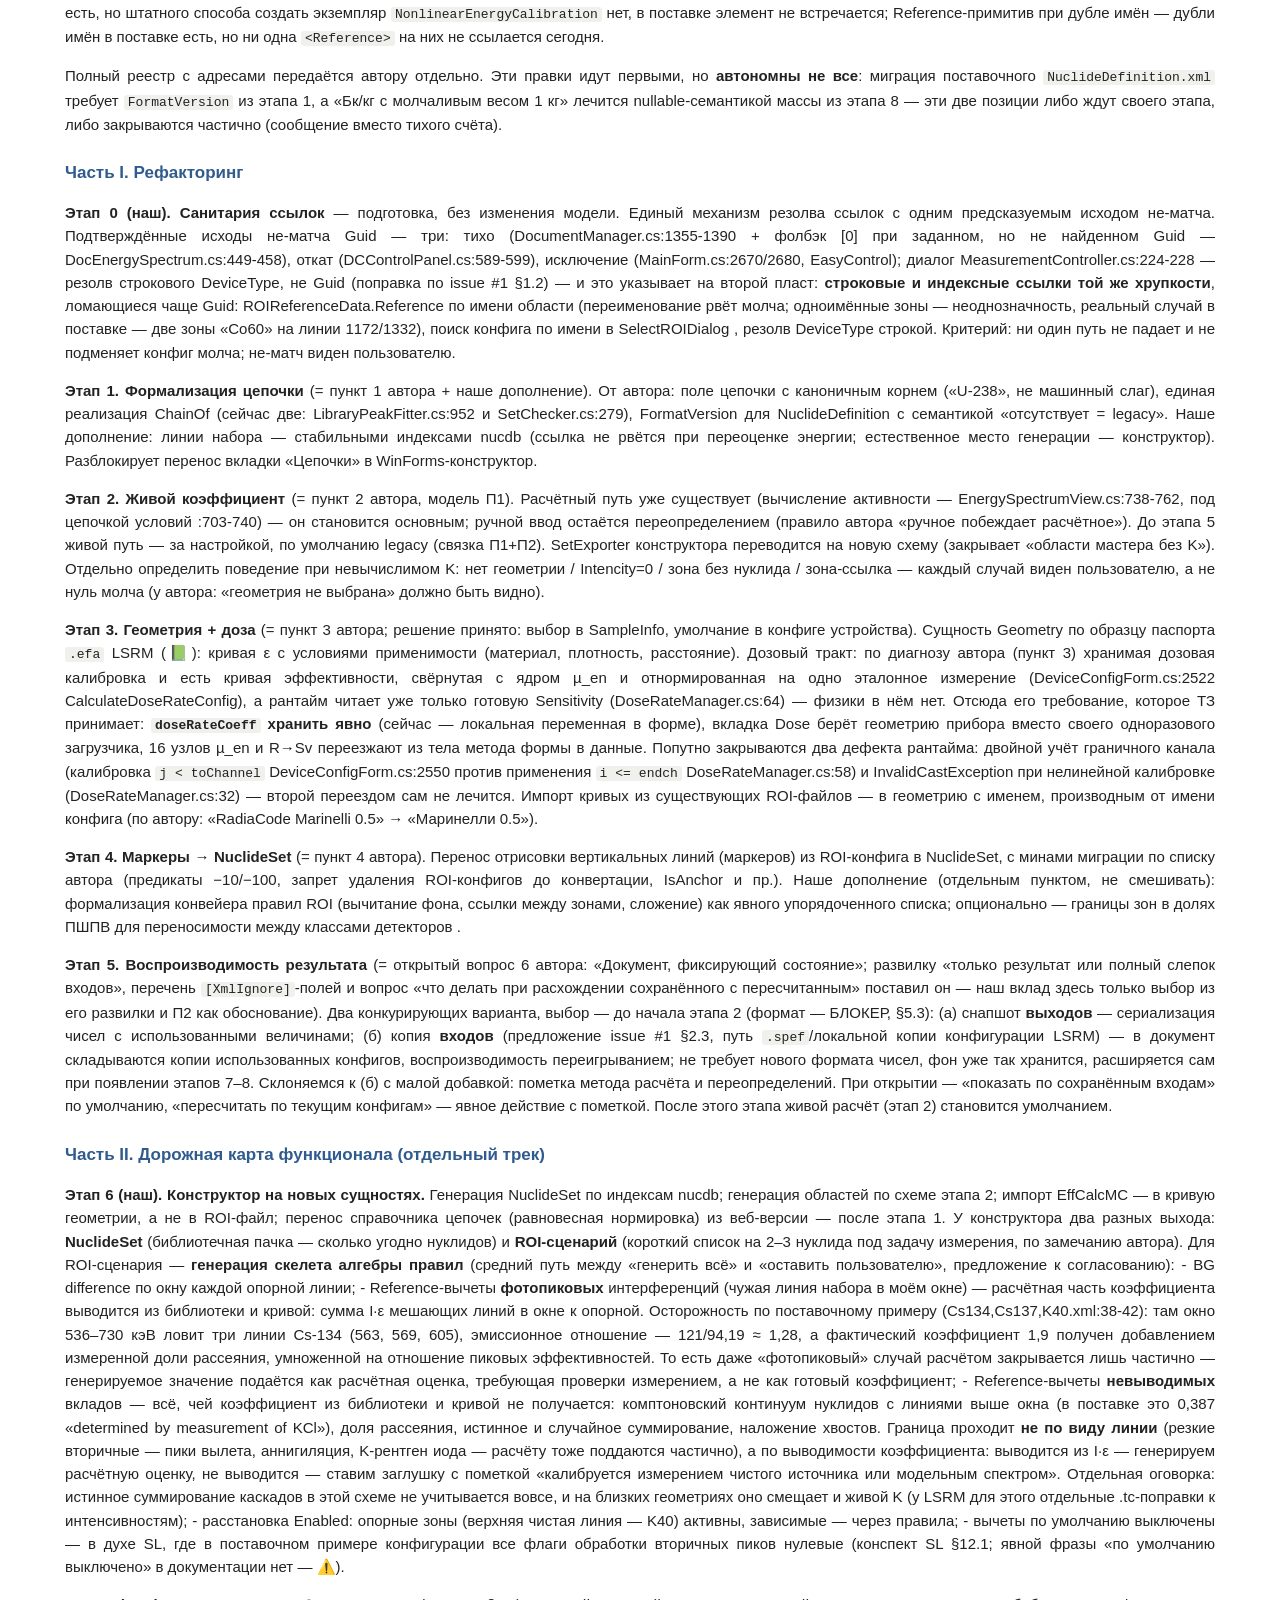
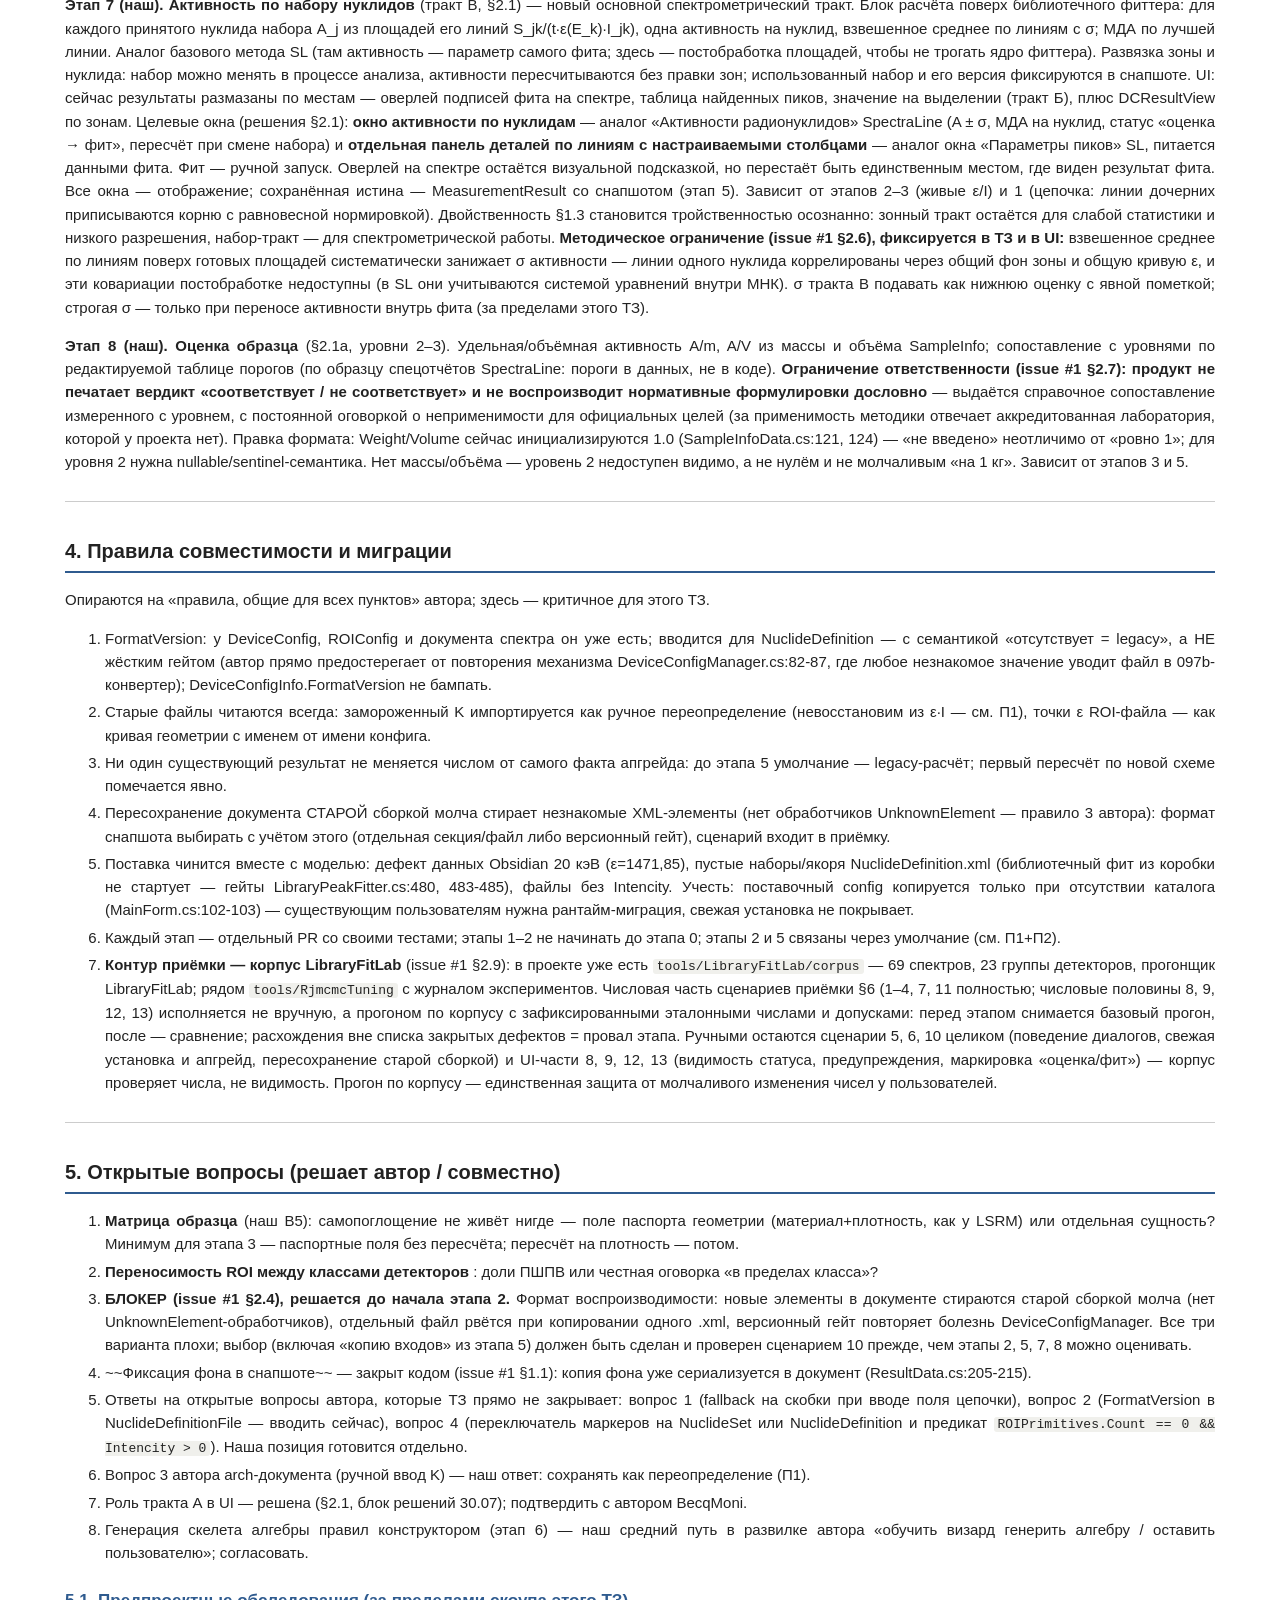
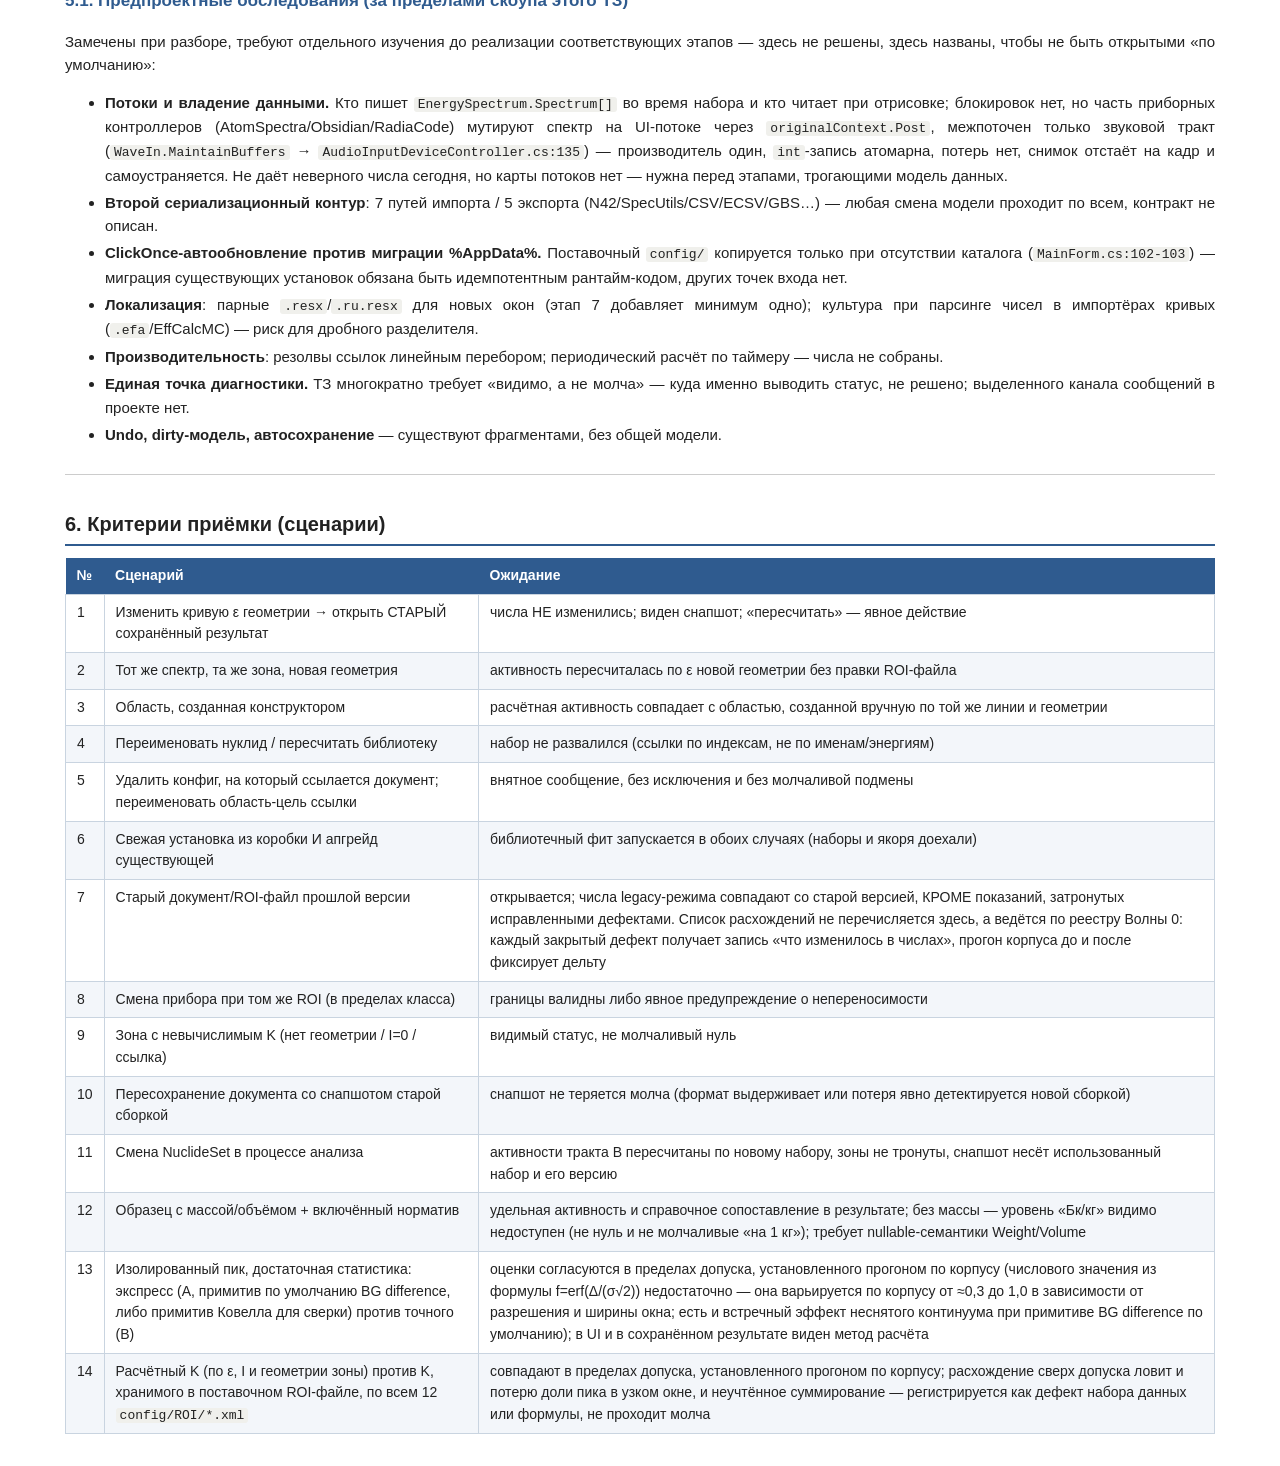
<file: bm-arch-tz.html>
<!DOCTYPE html>
<html lang="ru">
<head>
<meta charset="utf-8">
<meta name="viewport" content="width=device-width, initial-scale=1">
<title>ТЗ рефакторинга — BecqMoni arch notes</title>
<style>
body { font-family: "Segoe UI", Calibri, sans-serif; font-size: 15px; line-height: 1.55; color: #222;
       max-width: 1150px; margin: 0 auto; padding: 0 56px 40px; background: #fff; }
nav { position: sticky; top: 0; background: #2f5b8f; margin: 0 -56px 28px; padding: 10px 56px;
      z-index: 5; display: flex; flex-wrap: wrap; row-gap: 8px; column-gap: 22px; }
nav a { color: #dce8f5; text-decoration: none; font-size: 14px; white-space: nowrap; }
nav a:hover { color: #fff; text-decoration: underline; }
nav a.act { color: #fff; font-weight: 600; border-bottom: 2px solid #f0c34e; padding-bottom: 2px; }
h1 { font-size: 26px; font-weight: 600; margin: 0 0 16px; }
h2 { font-size: 20px; font-weight: 600; margin: 34px 0 12px; border-bottom: 2px solid #2f5b8f; padding-bottom: 4px; }
h3 { font-size: 17px; font-weight: 600; margin: 24px 0 8px; color: #2f5b8f; }
table { border-collapse: collapse; width: 100%; margin: 12px 0 20px; display: block; overflow-x: auto; }
img { max-width: 100%; height: auto; }
th { background: #2f5b8f; color: #fff; text-align: left; padding: 7px 11px; font-weight: 600; font-size: 14px; }
td { border: 1px solid #c9d4e0; padding: 7px 11px; vertical-align: top; font-size: 14px; }
tr:nth-child(even) td { background: #f3f6fa; }
code { font-family: Consolas, monospace; font-size: 13px; background: #f0f0ec; padding: 0 4px; border-radius: 3px; }
pre { background: #f6f6f2; border: 1px solid #ddd; border-radius: 6px; padding: 12px 16px; overflow-x: auto; }
pre code { background: none; padding: 0; }
blockquote { border-left: 4px solid #d9a62e; background: #fdf6e3; margin: 16px 0; padding: 8px 16px; }
li { margin-bottom: 4px; }
p, li { text-align: justify; hyphens: auto; }
hr { border: none; border-top: 1px solid #ccc; margin: 28px 0; }
.meta { color: #666; font-size: 13px; margin-bottom: 24px; }
</style>
</head>
<body>
<nav><a href="index.html">Главная</a><a href="bm-arch-tz.html" class="act">ТЗ рефакторинга</a><a href="wave0.html">Волна 0: дефекты</a><a href="best-solutions.html">Лучшие решения</a><a href="comparison.html">BecqMoni ↔ SpectraLine</a><a href="arch-map.html">Карта связей BecqMoni</a><a href="menu-map.html">Меню BecqMoni</a><a href="spectraline.html">SpectraLineBG</a><a href="nuclidemaster.html">NuclideMaster</a><a href="wizard/" target="_blank" rel="noopener">Конструктор (веб) ↗</a></nav>
<p class="meta"><a href="bm-arch-tz.md" download>Скачать эту страницу в Markdown</a></p><h1>ТЗ: правка архитектуры BecqMoni</h1>
<p>Дата: 31.07.2026, ревизия 3 (ревизия 2 — внутренний адверсариальный аудит со сверкой адресов по d80c7ee; ревизия 3 — ответ на внешнее ревью issue #1: расщепление скоупа, сужение развязки, блокер формата, контур приёмки по корпусу). Статус: концепт, предложение к обсуждению с автором BecqMoni.</p>
<p>База: arch-документ автора <code>arch/architecture-refactor.md</code> (ветка roi-wizard-reworked; 4 пункта, 9 общих правил совместимости) — наше ТЗ строится ПОВЕРХ него и явно помечает, что совпадает с решениями автора, а что — наши дополнения. Наши материалы, на которые опирается ТЗ, лежат в этом же репозитории: «Обзор функционала», «BecqMoni ↔ SpectraLine» (ревизия 4), «Карта связей BecqMoni», «Меню BecqMoni», конспекты документации ЛСРМ. Реестр дефектов Волны 0 с адресами передаётся автору отдельным документом.</p>
<hr />
<h2>1. Концепт</h2>
<h3>1.1. Одна фраза</h3>
<p>Перестроить расчёт вокруг тракта анализа <strong>спектр → счёт → активность → оценка образца → результат</strong>: активность вычисляется в момент расчёта из живых ε (геометрия прибора) и I (набор нуклидов, сменяемый прямо в ходе анализа), доводится до удельной и до справочного сопоставления с нормативными уровнями, а результат сохраняется документом вместе со всем использованным. Сущности — Device с геометриями, ROI (зоны и правила, где нуклид задан ссылкой на линию вместо копий чисел), NuclideSet — разводятся так, чтобы каждый шаг тракта питался своей живой сущностью, а не замороженной копией.</p>
<h3>1.2. Два принципа</h3>
<p><strong>П1. Коэффициент — вычисление, ручной ввод — явное переопределение.</strong></p>
<p><em>Что за коэффициент.</em> Прибор считает импульсы; зона ROI выдаёт скорость счёта net cps. Чтобы превратить её в активность, нужен пересчётный множитель: <strong>A [Бк] = cps · K</strong>, где <strong>K = 1/(ε(E) · I/100)</strong>. Здесь ε(E) — эффективность регистрации на энергии линии (доля испущенных образцом квантов, попавших в пик), I — интенсивность линии (квантов этой энергии на 100 распадов нуклида). K отвечает на вопрос «сколько распадов в образце стоит за одним зарегистрированным импульсом»; он свой у каждой пары «линия × геометрия измерения».</p>
<p><em>Откуда он берётся сейчас.</em> Двумя путями: (а) вычисляется один раз в момент создания области в редакторе ROI — из тогдашней кривой ε и тогдашней I (ROIConfigForm.cs:957) — и записывается числом в ROI-файл; (б) вводится пользователем вручную — обычно подбором по эталонному источнику известной активности (поле ROIConfigForm.cs:742/888).</p>
<p><em>В чём проблема.</em> Записанный K мёртв: смена кривой эффективности, геометрии или библиотеки до него не доходит — области продолжают считать по устаревшему числу, ничем это не выдавая. Области конструктора экспортируются вовсе без K — нуль активности (SetExporter.cs:51-69).</p>
<p><em>Целевое состояние</em> (= пункт 2 автора): K как хранимое расчётное число исчезает — при каждом расчёте берутся текущие ε(E) выбранной геометрии и I линии живой библиотеки. Тот же вопрос стоит и для коэффициентов Reference-примитивов (1,9 и 0,3870788 в поставочном Cs134,Cs137,K40.xml): они такие же замороженные числа, зависящие от кривой и разрешения, и после разморозки K останутся единственным неживым звеном алгебры — их судьбу надо решать вместе с K, а не позже. Хранится только <strong>ручной ввод как переопределение</strong>: всё, что пользователь ввёл руками (в т.ч. K по эталону), побеждает расчётное и сохраняется явно, с видимой пометкой «переопределено вручную». Автоматически «конвертировать» старые K в ε·I нельзя в принципе: из 12 поставочных ROI-файлов K по ε·I невосстановим в восьми (в шести тега Intencity нет вовсе, ещё в двух он весь нулевой); пример — Atom Nano 3: 8 областей с K≠0 без кривой и без интенсивностей (числа уточнены по issue #1 §1.2). Переопределение — единственный честный путь миграции.</p>
<p><strong>П2. Результат — не пересчёт, а документ.</strong>
Сегодня результат измерения не сериализуется вовсе (MeasurementResultCollection — XmlIgnore, ResultData.cs:36-37): при каждом открытии он пересчитывается по текущим конфигам — смена кривой молча меняет прошлые числа. При этом <strong>фоновый спектр уже сериализуется в документ целиком</strong> (BackgroundEnergySpectrum без XmlIgnore, ResultData.cs:205-215; XmlIgnore стоит только на пути к файлу, :131) — то есть частичная воспроизводимость входов уже есть, её надо достроить, а не строить с нуля (поправка по внешнему ревью, issue #1 §1.1). Целевое состояние — воспроизводимость измерения задним числом; два конкурирующих способа (выбор в этапе 5, зависит от блокера §5.3): <strong>снапшот выходов</strong> (числа + использованные величины: ε на энергиях линий, I, версии геометрии и библиотеки, границы зон, факт переопределения K) либо <strong>копия входов</strong> — все использованные конфиги складываются в документ, результат переигрывается (референс — <code>.spef</code> LSRM «спектр со всеми данными» и локальная копия конфигурации при спектре; 📗 по конспекту документации — это именно контейнер входов, а не замороженных чисел). Второй способ предпочтителен: не требует нового формата для чисел, расширяется сам при появлении новых трактов, и фон в нём уже лежит.</p>
<p><strong>Связка П1+П2.</strong> П1 без П2 опасен: живой коэффициент при непересохраняемом результате = история, переписываемая задним числом. Поэтому до ввода воспроизводимости (этап 5) расчёт по умолчанию остаётся в legacy-режиме, живой путь включается настройкой; парой они становятся поведением по умолчанию. Цена двойного режима признаётся явно: две ветки расчёта живут одновременно, обе обязаны проходить прогон корпуса, каждая находка проверяется дважды. Чтобы окно не растянулось на все этапы, порядок такой: блокер формата (§5.3) решается ДО начала этапа 2, этапы 2 и 5 делаются подряд одним релизом, этапы 3–4 идут после снятия двойного режима. Критерий выхода: живой путь стал умолчанием, legacy-ветка остаётся только для чтения старых документов и в новых расчётах не участвует.</p>
<h3>1.3. Что сознательно сохраняется</h3>
<ul>
<li><strong>Двойственность трактов</strong>: декларативный ROI (счёт без поиска пиков) и спектрометрический (NuclideSet + фиттер, активность не считает) — сильнейшая собственная черта BM; рефакторинг её оформляет, не устраняет.</li>
<li>Пуассоновский фиттер, формы пика, RJMCMC, стабилизация шкалы — ядро не трогается.</li>
<li>Встроенный конструктор (ROI Wizard) — становится потребителем новых сущностей.</li>
</ul>
<hr />
<h2>2. Целевая схема</h2>
<p><img alt="Целевая модель сущностей BecqMoni" src="figures/bm-target-entities.svg" /></p>
<p>Пояснения к схеме:
- <strong>Geometry</strong> — новая сущность при Device (1:N), по образцу паспорта <code>.efa</code> LSRM; выбор в SampleInfo измерения (= решение автора: SampleInfoData + умолчание в конфиге устройства); несёт кривую ε(E) и дозовые параметры.
- <strong>ROIConfig</strong> — зоны и правила без вычисляемого K и без ε (ручные переопределения — явными полями); зона, считающая активность, несёт ссылку на линию нуклида, зоны-мониторы её не имеют и активность не считают; границы: кэВ в пределах класса детекторов либо доли ПШПВ (перенос между классами).
- <strong>NuclideSet</strong> — живой набор: цепочка каноничным корнем («U-238», решение автора), маркеры отрисовки переезжают сюда из ROI (пункт 4 автора), линии — стабильными индексами nucdb (наше дополнение, идея индексации NuclideMaster).
- <strong>MeasurementResult</strong> — сохраняется вместе со всем использованным: либо снапшотом величин {ε(E_линий), I, геометрия+версия, библиотека+версия, границы зон, переопределения}, либо копией входов (выбор — этап 5); фон уже сериализуется сегодня.
- Расчёт активности: A = net_cps / (ε(E) · I/100), ε и I — живые, в момент расчёта; ручное переопределение K, если задано, побеждает и помечается.</p>
<h3>2.1. Расчёт активности: где он живёт</h3>
<p>Ключевое отличие от SpectraLine, которое надо понимать при чтении ТЗ. У SL активность — отдельный блок ПОВЕРХ фита, привязанный к библиотеке нуклидов: фит даёт площади пиков, затем по каждому идентифицированному нуклиду решается S_k = A_j·I_jk по всем его линиям — одна активность на нуклид. У BM активность привязана к <strong>зоне</strong>: каждая ROI-зона несёт нуклид и энергию линии, активность = счёт зоны × 1/(ε·I); NuclideSet и фиттер только идентифицируют, их площади в активность не транслируются (LibraryPeakFitter — идентификация и площади, расчёта активности в нём нет).</p>
<p><strong>Решение о развязке — уточнено по внешнему ревью (issue #1 §2.1).</strong> Полная отвязка зоны от нуклида потребовала бы резолва «зона ↔ линия по энергии» — новой нечёткой ссылки ровно того класса, от которого избавляется этап 0. Поэтому формулировка сужена: в тракте А зона, считающая активность, <strong>обязана нести ссылку на линию нуклида</strong> (стабильный индекс, этап 1) — «живость» достигается ссылкой вместо копий чисел, а не отвязкой. <strong>Развязка в полном смысле — свойство тракта В</strong>: активность следует за живым NuclideSet, который можно менять в ходе анализа (как в SL: поменял библиотеку → пересчитал), и зоны при этом не участвуют вовсе. Зоны без нуклида (мониторинг счёта, дозовые полосы) активность не считают.</p>
<p>Формула у зонного и набор-трактов внешне одинакова — A = net/(ε·I/100) — но входы в неё разные, и это надо держать в уме. Фит даёт площадь <strong>полного</strong> пика; зона суммирует всё, что попало в окно, и вычитает только совпадающее окно <strong>фонового спектра</strong> — примитив по умолчанию (<code>ROISimpleDifferenceData</code>, «BG difference», SetExporter.cs:96 → MeasurementResultManager.cs:225-261) не вычитает комптоновский континуум самого образца, это делает только альтернативный примитив Ковелла (полиномиальная оценка подложки под пиком). Отсюда два разнонаправленных источника расхождения зоны с фитом: (а) окно уже полной площади пика захватывает не 100 % — доля f = erf(Δ/(σ√2)), где Δ — половина ширины окна. Характерного числа для f не существует: она целиком определяется конфигурацией. По корпусу проекта (23 детектора, разрешение 0,20…15,08 %) f лежит в диапазоне ≈0,3…1,0. В 12 поставочных <code>config/ROI/*.xml</code> окна на 662 кэВ — 17–30 % от энергии, там f≈0,995…1,000 (недосчёт пренебрежимо мал); на узких окнах (в поставке — К-40 на 1460 кэВ, окно 5 % от энергии) f≈0,79, там недосчёт становится определяющим. Умолчание конструктора RoiWizard (<code>RoiStyle.Markers</code>, <code>RoiWizardForm.cs:168</code>) вообще не создаёт зону/примитив (<code>ZoneCalculator.cs:48-53</code>, <code>SetExporter.cs:92-95</code>) — окна в этом случае нет вовсе. (б) неснятый континуум под пиком в том же окне — перевес в другую сторону, величина которого от ширины окна не зависит так же прямо. Итоговый знак расхождения не выводится из одной формулы и зависит от геометрии, разрешения, ширины окна и формы континуума — устанавливается эмпирически, прогоном по корпусу, а не постулируется. Экспресс-тракт по умолчанию (BG difference) подаётся как оценка без заявленного знака смещения; примитив Ковелла, где континуум оценивается, ближе к истинному net — это стоит явно предпочесть при выборе метода зоны для сверки с фитом. Критерий приёмки 13 сформулирован с учётом этого — как допуск по корпусу, а не по выведенному коэффициенту. Поэтому тракты выстраиваются иерархией, а не дублированием: <strong>тракт А — экспресс-режим (превью) тракта В</strong>. Экспресс считает по простым окнам без поиска пиков — мгновенно, в реальном времени по ходу набора; точный (В) уточняет те же нуклиды фитом (разделение перекрытий, континуум, BR-дисциплина). Результат экспресса маркируется как оценка; метод расчёта фиксируется в снапшоте. Самостоятельная роль зон при этом остаётся: окна без нуклида (мониторинг счёта, дозовые полосы) и алгебра примитивов — не превью, а отдельный инструмент.</p>
<table>
<thead>
<tr>
<th>Тракт</th>
<th>Вход</th>
<th>Привязка</th>
<th>Статус</th>
</tr>
</thead>
<tbody>
<tr>
<td>А. Зонный = экспресс-превью тракта В</td>
<td>net cps зоны-окна (алгебра примитивов), без поиска пиков, живой при наборе</td>
<td>зона → линия нуклида ОБЯЗАТЕЛЬНОЙ ссылкой (стабильный индекс); зоны генерируются конструктором из набора</td>
<td>результат — оценка, уточняется трактом В; окна без нуклида остаются мониторинговым инструментом</td>
</tr>
<tr>
<td>Б. По выделению</td>
<td>net выделенного участка × 1/(ε·I) единственного идентифицированного пика</td>
<td>пик → линия</td>
<td>сохраняется как есть: панель «Выбранная область» на спектре (счёт, Lc/Ld/Lq, FWHM); строка активности появляется только при выполнении цепочки условий (в диапазоне 7 if / 16 условий, включая фильтр числа пиков внутри foreach на :730; последовательная цепочка — 6 if / 14, EnergySpectrumView.cs:703-740; ключевое <code>bgTime &gt; 0</code> — :709)</td>
</tr>
<tr>
<td>В. По набору нуклидов (SL-подобный)</td>
<td>площади библиотечного фиттера по ВСЕМ линиям нуклида</td>
<td>живой NuclideSet → нуклид (одна A на нуклид, взвешенно по линиям)</td>
<td>НОВЫЙ основной спектрометрический тракт, этап 7; уточняет экспресс-оценку тракта А</td>
</tr>
</tbody>
</table>
<p>Термины: <strong>фит</strong> здесь — подгонка модели спектра библиотечным фиттером (пики линий набора + фон; на выходе площади S_jk и идентификация); удельная активность к фиту не относится — это арифметика этапа «Оценка образца».</p>
<p><strong>Решения по роли тракта А (зафиксированы 30.07):</strong>
1. Живая цифра при наборе нужна — экспресс-оценка по окнам работает в реальном времени; фит её уточняет. В сводном окне числа маркируются статусом «оценка → фит», одна строка на нуклид.
2. <strong>Панель деталей по линиям</strong> — отдельная док-панель с настраиваемыми столбцами (аналог окна «Параметры пиков» SL (Ctrl+P): площадь ± σ, полная площадь, ε на линии, I, скорость счёта, нуклид, вклад в A); <strong>питается данными тракта В</strong>, зонный счёт её не наполняет.
3. Запуск: экспресс — непрерывно; <strong>фит — ручной запуск</strong> (кнопка / по остановке измерения / при открытии файла), не в тике таймера; <strong>оценка образца (удельная активность, нормативы) — ручной запуск</strong>.
4. Зоны без нуклида (мониторинг cps, дозовые полосы) и legacy ROI-файлы — отдельная роль, активность не считают.
5. <strong>Нуклид в зоне: ссылка, не копия.</strong> I и T½ действительно живут в формулах зонного расчёта (K и коррекция распада) — но храниться в зоне они должны ссылкой на линию нуклида (индекс, этап 1), а не копиями чисел. Кейс из поставки: зона Cs137 конфига «Cs134,Cs137,K40» несёт Intencity=0 при живом K=290 — копия интенсивности умерла, коэффициент работает, связь невосстановима. Формулы не меняются — меняется источник чисел; правка библиотеки чинит все зоны разом.
6. <strong>Как ту же задачу решает ЛСРМ.</strong> Межнуклидную интерференцию SL не вычитает коэффициентами: в пиковом тракте континуум чужих нуклидов поглощается полиномом подставки зоны и ступенькой пик-образа, а перекрытие фотопиков разрешается тем же совместным МНК, что и модель зоны в целом (переопределённая система уравнений по нескольким положениям одновременно, АО стр. 13–15); в оконном шаблонном методе (АО гл. 12, стр. 41–42) отклик каждого нуклида — измеренный столбец матрицы чувствительности r_ik, и активности находятся одним МНК по всем окнам, а не последовательным вычетом. То есть действующий метод ЛСРМ ближе к нашему тракту В, чем к алгебре примитивов. Отдельно — АО стр. 38–39 (разд. 9.3): там ЛСРМ отказался от прямого вычета площадей, но в задаче <strong>учёта фона спектрометра</strong> (тот же пик из фонового спектра), а не межнуклидной интерференции; аналогия неполная, приводим как показание к осторожности, а не как приговор Reference-вычетам. Сам последовательный вычет при ациклическом графе ссылок физически корректен. Следствие для BM то же: Reference-вычеты — <strong>экспресс</strong>-приём тракта А, точный тракт В решает интерференцию моделью.</p>
<p>Тракт В — то, чего BM не хватает относительно SL: фиттер уже считает площади, держит BR-группы (амплитуды линий цепочки в фиксированных отношениях интенсивностей) и знает принадлежность линий нуклидам набора — блок A_j из S_jk/(t·ε(E_k)·I_jk) со взвешиванием по линиям достраивается поверх без вмешательства в сам фит. Требует живых ε/I (этапы 2–3), поэтому идёт после них. Смена набора в ходе анализа — штатная операция: активности тракта В пересчитываются от текущего набора, в снапшот результата уходит именно тот набор (и его версия), с которым числа посчитаны.</p>
<p>Функциональная схема трактов:</p>
<p><img alt="Три тракта расчёта активности" src="figures/bm-activity-tracts.svg" /></p>
<h3>2.1а. Три уровня понятия «активность»</h3>
<p>Термин «активность» в тракте расщепляется на три разных результата — их нельзя смешивать ни в модели, ни в UI:</p>
<table>
<thead>
<tr>
<th>Уровень</th>
<th>Величина</th>
<th>Что нужно для расчёта</th>
<th>Где в тракте</th>
</tr>
</thead>
<tbody>
<tr>
<td>1. Активность нуклида в счётной форме</td>
<td>A, Бк</td>
<td>net-счёт + ε(E) геометрии + I линии</td>
<td>этап 2 (живой расчёт)</td>
</tr>
<tr>
<td>2. Удельная / объёмная активность образца</td>
<td>A/m (Бк/кг), A/V (Бк/л)</td>
<td>уровень 1 + масса или объём из SampleInfo, при геометрии, соответствующей образцу</td>
<td>этап 8 (переработка)</td>
</tr>
<tr>
<td>3. Справочное сопоставление с уровнем</td>
<td>измеренное против порога из таблицы, БЕЗ вердикта «соответствует / не соответствует»</td>
<td>уровень 2 + таблица порогов</td>
<td>этап 8 (НОВОЕ)</td>
</tr>
</tbody>
</table>
<p>Уровень 2 в продукте уже считается (MeasurementResultManager.cs:74-91 — режимы Бк/кг и Бк/л; ActivityByMass в тракте Б — EnergySpectrumView.cs:750-762), но без привязки к геометрии и с молчаливым весом 1 кг по умолчанию; новое в этапе 8 — привязка к паспорту геометрии, nullable-семантика массы и уровень 3.</p>
<p>Уровень 2 без правильной геометрии — бессмыслица (ε для другой матрицы/сосуда), поэтому этап 8 стоит после выбора геометрии и живого расчёта. Уровень 3 — по образцу плагина спецотчётов SpectraLine в части инженерии (пороги в редактируемой таблице, не в коде), но с ограничением ответственности: продукт не выносит нормативный вердикт, см. этап 8.</p>
<h3>2.2. Откуда берётся кривая эффективности</h3>
<p>Кривая ε(E) живёт в Geometry прибора; «правильная» кривая — та, чей паспорт (сосуд, материал/плотность образца, расстояние) совпадает с реальным измерением — по образцу LSRM, где кривая из <code>.efa</code> подбирается по шифрам детектора и геометрии спектра автоматически. Каналы наполнения:</p>
<table>
<thead>
<tr>
<th>Канал</th>
<th>Источник</th>
<th>Формат входа</th>
<th>Статус в BM</th>
</tr>
</thead>
<tbody>
<tr>
<td>Расчётный (ЛСРМ)</td>
<td>EffCalcMC (Nuclide Master Plus): Монте-Карло по модели детектора из GMaster</td>
<td><code>EffCalcMC.txt</code>, <code>.efr/.efa</code></td>
<td>импорт EffCalcMC.txt есть (MainForm.cs:2529), но льёт в ROI-файл — перенаправить в Geometry (этапы 3/6); поставочные Exported Curves — этот канал</td>
</tr>
<tr>
<td>Измерительный (ЛСРМ)</td>
<td>программа Efficiency по эталонному источнику <code>.src</code>, абсолютный/относительный метод</td>
<td><code>.efr</code> (точки) / <code>.efa</code> (кривая с паспортом)</td>
<td>аналога нет; прямой ридер <code>.efa</code> — желательное расширение этапа 3: формат текстовый, секции <code>&lt;детектор&gt;;&lt;геометрия&gt;</code> уже несут паспорт</td>
</tr>
<tr>
<td>Внешний Монте-Карло-код</td>
<td>расчёт по модели детектора вне BM</td>
<td>те же <code>.efa/.efr</code> либо таблица ε(E)</td>
<td>подключается тем же импортом, что каналы выше — отдельного кода не требует</td>
</tr>
<tr>
<td>Legacy</td>
<td>точки ε существующих ROI-файлов</td>
<td>ROIEfficiency</td>
<td>миграция: кривая геометрии с именем от имени конфига (правило 2 §4)</td>
</tr>
</tbody>
</table>
<p>Отдельно к формуле активности: в неё сейчас входит <code>MeasurementTime</code> (MeasurementResultManager.cs:157, EnergySpectrumView.cs:643), а не <code>LiveTime</code> — мёртвое время в расчёт не попадает и только отображается. При высокой загрузке это систематическое занижение; вопрос требует решения вместе с живым K (у LSRM это отдельный множитель в формуле активности).</p>
<p>Требования ко всем каналам:
1. Кривая принимается с паспортом (геометрия, материал, плотность, расстояние, энергетический диапазон применимости); при импорте без паспорта поля заполняет пользователь. Паспорт — не обязательно заводской сертификат метрологической поверки: для рядового пользователя это форма, куда он вносит данные имеющегося бытового источника известной активности (например, сосуд Маринелли с сушёной черникой известной активности по Cs-137), а не аттестованный эталон. <strong>Третий режим (issue #1 §2.8): импорт без паспорта не блокируется</strong> — кривая принимается с видимой маркировкой «паспорт не заполнен, применимость не подтверждена», которая протаскивается до результата; иначе паспорт станет декоративным (пользователь заполнит поля наугад), успев заблокировать импорт.
2. Выход энергии линии за диапазон кривой при расчёте — видимое предупреждение, не молчаливое поведение. Сейчас запрос ε вне [MinEnergy, MaxEnergy] возвращает null (ROIAriphmetics.cs:28-31; сплайн строится на :175), после чего вызывающий код молча пропускает расчёт (EnergySpectrumView.cs:740, ROIConfigForm.cs:955) — это одна из веток «тихого нуля K».
3. Санитарный контроль точек при импорте: монотонность энергий, физичные пределы ε, погрешности. Прецедент необходимости: узел 20 кэВ с ε=1471,85 (ErrorPercent=554) в поставочной кривой Obsidian прошёл в продукт без единой проверки.</p>
<hr />
<h2>3. Состав работ (этапы)</h2>
<p>Скоуп расщеплён по ревью (issue #1 §2.5, §3): <strong>Волна 0 и Часть I (этапы 0–5) — рефакторинг</strong>, у него есть конец; <strong>Часть II (этапы 6–8) — дорожная карта функционала</strong>, отдельный трек, не условие «сделано» для рефакторинга. Порядок этапов — по arch-документу автора (цепочка → коэффициент → геометрии+доза → маркеры); этапы 0, 5–8 — наши дополнения.</p>
<p><strong>Волна 0 (до любых этапов): «продукт врёт сегодня».</strong> Концепция и приоритет — из встречного ревью (issue #1 §3): семь дефектов, каждый прямо сейчас дающий пользователю неверное число, вынесены из середины этапов первыми, правки малые, модель не трогается. Подтверждённые дефекты, дающие неверные числа всем пользователям прямо сейчас: библиотечный фит не стартует из коробки (пустые Sets/якоря поставки), безусловный fallback на ROIConfigList[0] (чужая кривая), узел ε=1471,85 Obsidian, SetExporter без K, зависимость дозы от режима отображения фона, тихий нуль K, break в отрисовке ROI — плюс дефекты встречной проверки (копия фона по ссылке; 11 одинаковых K=290 в Ra226+K40; Бк/кг с молчаливым весом 1 кг; «вычесть фон» без фона; поставочный Ra-226 Intensities.xml — 16 областей с заполненными интенсивностями и K=0, из коробки даёт «0 ± 0», находка внешнего ревью). Плюс дефект масштаба маркеров: <code>EnergySpectrumView.cs:2812</code> — условие <code>(Intencity &lt; 100.0 || Intencity &gt; 0.0)</code> истинно всегда, в набор высот попадают все области. <strong>Не в этом списке, понижены до теоретического риска</strong> (реестр «Волна 0», разделы A/B): InvalidCastException дозы при нелинейной калибровке — путь в коде есть, но штатного способа создать экземпляр <code>NonlinearEnergyCalibration</code> нет, в поставке элемент не встречается; Reference-примитив при дубле имён — дубли имён в поставке есть, но ни одна <code>&lt;Reference&gt;</code> на них не ссылается сегодня.</p>
<p>Полный реестр с адресами передаётся автору отдельно. Эти правки идут первыми, но <strong>автономны не все</strong>: миграция поставочного <code>NuclideDefinition.xml</code> требует <code>FormatVersion</code> из этапа 1, а «Бк/кг с молчаливым весом 1 кг» лечится nullable-семантикой массы из этапа 8 — эти две позиции либо ждут своего этапа, либо закрываются частично (сообщение вместо тихого счёта).</p>
<h3>Часть I. Рефакторинг</h3>
<p><strong>Этап 0 (наш). Санитария ссылок</strong> — подготовка, без изменения модели.
Единый механизм резолва ссылок с одним предсказуемым исходом не-матча. Подтверждённые исходы не-матча Guid — три: тихо (DocumentManager.cs:1355-1390 + фолбэк [0] при заданном, но не найденном Guid — DocEnergySpectrum.cs:449-458), откат (DCControlPanel.cs:589-599), исключение (MainForm.cs:2670/2680, EasyControl); диалог MeasurementController.cs:224-228 — резолв строкового DeviceType, не Guid (поправка по issue #1 §1.2) — и это указывает на второй пласт: <strong>строковые и индексные ссылки той же хрупкости</strong>, ломающиеся чаще Guid: ROIReferenceData.Reference по имени области (переименование рвёт молча; одноимённые зоны — неоднозначность, реальный случай в поставке — две зоны «Co60» на линии 1172/1332), поиск конфига по имени в SelectROIDialog , резолв DeviceType строкой. Критерий: ни один путь не падает и не подменяет конфиг молча; не-матч виден пользователю.</p>
<p><strong>Этап 1. Формализация цепочки</strong> (= пункт 1 автора + наше дополнение).
От автора: поле цепочки с каноничным корнем («U-238», не машинный слаг), единая реализация ChainOf (сейчас две: LibraryPeakFitter.cs:952 и SetChecker.cs:279), FormatVersion для NuclideDefinition с семантикой «отсутствует = legacy». Наше дополнение: линии набора — стабильными индексами nucdb (ссылка не рвётся при переоценке энергии; естественное место генерации — конструктор). Разблокирует перенос вкладки «Цепочки» в WinForms-конструктор.</p>
<p><strong>Этап 2. Живой коэффициент</strong> (= пункт 2 автора, модель П1).
Расчётный путь уже существует (вычисление активности — EnergySpectrumView.cs:738-762, под цепочкой условий :703-740) — он становится основным; ручной ввод остаётся переопределением (правило автора «ручное побеждает расчётное»). До этапа 5 живой путь — за настройкой, по умолчанию legacy (связка П1+П2). SetExporter конструктора переводится на новую схему (закрывает «области мастера без K»). Отдельно определить поведение при невычислимом K: нет геометрии / Intencity=0 / зона без нуклида / зона-ссылка — каждый случай виден пользователю, а не нуль молча (у автора: «геометрия не выбрана» должно быть видно).</p>
<p><strong>Этап 3. Геометрия + доза</strong> (= пункт 3 автора; решение принято: выбор в SampleInfo, умолчание в конфиге устройства).
Сущность Geometry по образцу паспорта <code>.efa</code> LSRM (📗): кривая ε с условиями применимости (материал, плотность, расстояние). Дозовый тракт: по диагнозу автора (пункт 3) хранимая дозовая калибровка и есть кривая эффективности, свёрнутая с ядром µ_en и отнормированная на одно эталонное измерение (DeviceConfigForm.cs:2522 CalculateDoseRateConfig), а рантайм читает уже только готовую Sensitivity (DoseRateManager.cs:64) — физики в нём нет. Отсюда его требование, которое ТЗ принимает: <strong><code>doseRateCoeff</code> хранить явно</strong> (сейчас — локальная переменная в форме), вкладка Dose берёт геометрию прибора вместо своего одноразового загрузчика, 16 узлов µ_en и R→Sv переезжают из тела метода формы в данные. Попутно закрываются два дефекта рантайма: двойной учёт граничного канала (калибровка <code>j &lt; toChannel</code> DeviceConfigForm.cs:2550 против применения <code>i &lt;= endch</code> DoseRateManager.cs:58) и InvalidCastException при нелинейной калибровке (DoseRateManager.cs:32) — второй переездом сам не лечится. Импорт кривых из существующих ROI-файлов — в геометрию с именем, производным от имени конфига (по автору: «RadiaCode Marinelli 0.5» → «Маринелли 0.5»).</p>
<p><strong>Этап 4. Маркеры → NuclideSet</strong> (= пункт 4 автора).
Перенос отрисовки вертикальных линий (маркеров) из ROI-конфига в NuclideSet, с минами миграции по списку автора (предикаты −10/−100, запрет удаления ROI-конфигов до конвертации, IsAnchor и пр.). Наше дополнение (отдельным пунктом, не смешивать): формализация конвейера правил ROI (вычитание фона, ссылки между зонами, сложение) как явного упорядоченного списка; опционально — границы зон в долях ПШПВ для переносимости между классами детекторов .</p>
<p><strong>Этап 5. Воспроизводимость результата</strong> (= открытый вопрос 6 автора: «Документ, фиксирующий состояние»; развилку «только результат или полный слепок входов», перечень <code>[XmlIgnore]</code>-полей и вопрос «что делать при расхождении сохранённого с пересчитанным» поставил он — наш вклад здесь только выбор из его развилки и П2 как обоснование).
Два конкурирующих варианта, выбор — до начала этапа 2 (формат — БЛОКЕР, §5.3): (а) снапшот <strong>выходов</strong> — сериализация чисел с использованными величинами; (б) копия <strong>входов</strong> (предложение issue #1 §2.3, путь <code>.spef</code>/локальной копии конфигурации LSRM) — в документ складываются копии использованных конфигов, воспроизводимость переигрыванием; не требует нового формата чисел, фон уже так хранится, расширяется сам при появлении этапов 7–8. Склоняемся к (б) с малой добавкой: пометка метода расчёта и переопределений. При открытии — «показать по сохранённым входам» по умолчанию, «пересчитать по текущим конфигам» — явное действие с пометкой. После этого этапа живой расчёт (этап 2) становится умолчанием.</p>
<h3>Часть II. Дорожная карта функционала (отдельный трек)</h3>
<p><strong>Этап 6 (наш). Конструктор на новых сущностях.</strong>
Генерация NuclideSet по индексам nucdb; генерация областей по схеме этапа 2; импорт EffCalcMC — в кривую геометрии, а не в ROI-файл; перенос справочника цепочек (равновесная нормировка) из веб-версии — после этапа 1.
У конструктора два разных выхода: <strong>NuclideSet</strong> (библиотечная пачка — сколько угодно нуклидов) и <strong>ROI-сценарий</strong> (короткий список на 2–3 нуклида под задачу измерения, по замечанию автора). Для ROI-сценария — <strong>генерация скелета алгебры правил</strong> (средний путь между «генерить всё» и «оставить пользователю», предложение к согласованию):
- BG difference по окну каждой опорной линии;
- Reference-вычеты <strong>фотопиковых</strong> интерференций (чужая линия набора в моём окне) — расчётная часть коэффициента выводится из библиотеки и кривой: сумма I·ε мешающих линий в окне к опорной. Осторожность по поставочному примеру (Cs134,Cs137,K40.xml:38-42): там окно 536–730 кэВ ловит три линии Cs-134 (563, 569, 605), эмиссионное отношение — 121/94,19 ≈ 1,28, а фактический коэффициент 1,9 получен добавлением измеренной доли рассеяния, умноженной на отношение пиковых эффективностей. То есть даже «фотопиковый» случай расчётом закрывается лишь частично — генерируемое значение подаётся как расчётная оценка, требующая проверки измерением, а не как готовый коэффициент;
- Reference-вычеты <strong>невыводимых</strong> вкладов — всё, чей коэффициент из библиотеки и кривой не получается: комптоновский континуум нуклидов с линиями выше окна (в поставке это 0,387 «determined by measurement of KCl»), доля рассеяния, истинное и случайное суммирование, наложение хвостов. Граница проходит <strong>не по виду линии</strong> (резкие вторичные — пики вылета, аннигиляция, K-рентген иода — расчёту тоже поддаются частично), а по выводимости коэффициента: выводится из I·ε — генерируем расчётную оценку, не выводится — ставим заглушку с пометкой «калибруется измерением чистого источника или модельным спектром». Отдельная оговорка: истинное суммирование каскадов в этой схеме не учитывается вовсе, и на близких геометриях оно смещает и живой K (у LSRM для этого отдельные .tc-поправки к интенсивностям);
- расстановка Enabled: опорные зоны (верхняя чистая линия — K40) активны, зависимые — через правила;
- вычеты по умолчанию выключены — в духе SL, где в поставочном примере конфигурации все флаги обработки вторичных пиков нулевые (конспект SL §12.1; явной фразы «по умолчанию выключено» в документации нет — ⚠️).</p>
<p><strong>Этап 7 (наш). Активность по набору нуклидов</strong> (тракт В, §2.1) — новый основной спектрометрический тракт.
Блок расчёта поверх библиотечного фиттера: для каждого принятого нуклида набора A_j из площадей его линий S_jk/(t·ε(E_k)·I_jk), одна активность на нуклид, взвешенное среднее по линиям с σ; МДА по лучшей линии. Аналог базового метода SL (там активность — параметр самого фита; здесь — постобработка площадей, чтобы не трогать ядро фиттера). Развязка зоны и нуклида: набор можно менять в процессе анализа, активности пересчитываются без правки зон; использованный набор и его версия фиксируются в снапшоте.
UI: сейчас результаты размазаны по местам — оверлей подписей фита на спектре, таблица найденных пиков, значение на выделении (тракт Б), плюс DCResultView по зонам. Целевые окна (решения §2.1): <strong>окно активности по нуклидам</strong> — аналог «Активности радионуклидов» SpectraLine (A ± σ, МДА на нуклид, статус «оценка → фит», пересчёт при смене набора) и <strong>отдельная панель деталей по линиям с настраиваемыми столбцами</strong> — аналог окна «Параметры пиков» SL, питается данными фита. Фит — ручной запуск. Оверлей на спектре остаётся визуальной подсказкой, но перестаёт быть единственным местом, где виден результат фита. Все окна — отображение; сохранённая истина — MeasurementResult со снапшотом (этап 5). Зависит от этапов 2–3 (живые ε/I) и 1 (цепочка: линии дочерних приписываются корню с равновесной нормировкой). Двойственность §1.3 становится тройственностью осознанно: зонный тракт остаётся для слабой статистики и низкого разрешения, набор-тракт — для спектрометрической работы.
<strong>Методическое ограничение (issue #1 §2.6), фиксируется в ТЗ и в UI:</strong> взвешенное среднее по линиям поверх готовых площадей систематически занижает σ активности — линии одного нуклида коррелированы через общий фон зоны и общую кривую ε, и эти ковариации постобработке недоступны (в SL они учитываются системой уравнений внутри МНК). σ тракта В подавать как нижнюю оценку с явной пометкой; строгая σ — только при переносе активности внутрь фита (за пределами этого ТЗ).</p>
<p><strong>Этап 8 (наш). Оценка образца</strong> (§2.1а, уровни 2–3).
Удельная/объёмная активность A/m, A/V из массы и объёма SampleInfo; сопоставление с уровнями по редактируемой таблице порогов (по образцу спецотчётов SpectraLine: пороги в данных, не в коде). <strong>Ограничение ответственности (issue #1 §2.7): продукт не печатает вердикт «соответствует / не соответствует» и не воспроизводит нормативные формулировки дословно</strong> — выдаётся справочное сопоставление измеренного с уровнем, с постоянной оговоркой о неприменимости для официальных целей (за применимость методики отвечает аккредитованная лаборатория, которой у проекта нет). Правка формата: Weight/Volume сейчас инициализируются 1.0 (SampleInfoData.cs:121, 124) — «не введено» неотличимо от «ровно 1»; для уровня 2 нужна nullable/sentinel-семантика. Нет массы/объёма — уровень 2 недоступен видимо, а не нулём и не молчаливым «на 1 кг». Зависит от этапов 3 и 5.</p>
<hr />
<h2>4. Правила совместимости и миграции</h2>
<p>Опираются на «правила, общие для всех пунктов» автора; здесь — критичное для этого ТЗ.</p>
<ol>
<li>FormatVersion: у DeviceConfig, ROIConfig и документа спектра он уже есть; вводится для NuclideDefinition — с семантикой «отсутствует = legacy», а НЕ жёстким гейтом (автор прямо предостерегает от повторения механизма DeviceConfigManager.cs:82-87, где любое незнакомое значение уводит файл в 097b-конвертер); DeviceConfigInfo.FormatVersion не бампать.</li>
<li>Старые файлы читаются всегда: замороженный K импортируется как ручное переопределение (невосстановим из ε·I — см. П1), точки ε ROI-файла — как кривая геометрии с именем от имени конфига.</li>
<li>Ни один существующий результат не меняется числом от самого факта апгрейда: до этапа 5 умолчание — legacy-расчёт; первый пересчёт по новой схеме помечается явно.</li>
<li>Пересохранение документа СТАРОЙ сборкой молча стирает незнакомые XML-элементы (нет обработчиков UnknownElement — правило 3 автора): формат снапшота выбирать с учётом этого (отдельная секция/файл либо версионный гейт), сценарий входит в приёмку.</li>
<li>Поставка чинится вместе с моделью: дефект данных Obsidian 20 кэВ (ε=1471,85), пустые наборы/якоря NuclideDefinition.xml (библиотечный фит из коробки не стартует — гейты LibraryPeakFitter.cs:480, 483-485), файлы без Intencity. Учесть: поставочный config копируется только при отсутствии каталога (MainForm.cs:102-103) — существующим пользователям нужна рантайм-миграция, свежая установка не покрывает.</li>
<li>Каждый этап — отдельный PR со своими тестами; этапы 1–2 не начинать до этапа 0; этапы 2 и 5 связаны через умолчание (см. П1+П2).</li>
<li><strong>Контур приёмки — корпус LibraryFitLab</strong> (issue #1 §2.9): в проекте уже есть <code>tools/LibraryFitLab/corpus</code> — 69 спектров, 23 группы детекторов, прогонщик LibraryFitLab; рядом <code>tools/RjmcmcTuning</code> с журналом экспериментов. Числовая часть сценариев приёмки §6 (1–4, 7, 11 полностью; числовые половины 8, 9, 12, 13) исполняется не вручную, а прогоном по корпусу с зафиксированными эталонными числами и допусками: перед этапом снимается базовый прогон, после — сравнение; расхождения вне списка закрытых дефектов = провал этапа. Ручными остаются сценарии 5, 6, 10 целиком (поведение диалогов, свежая установка и апгрейд, пересохранение старой сборкой) и UI-части 8, 9, 12, 13 (видимость статуса, предупреждения, маркировка «оценка/фит») — корпус проверяет числа, не видимость. Прогон по корпусу — единственная защита от молчаливого изменения чисел у пользователей.</li>
</ol>
<hr />
<h2>5. Открытые вопросы (решает автор / совместно)</h2>
<ol>
<li><strong>Матрица образца</strong> (наш В5): самопоглощение не живёт нигде — поле паспорта геометрии (материал+плотность, как у LSRM) или отдельная сущность? Минимум для этапа 3 — паспортные поля без пересчёта; пересчёт на плотность — потом.</li>
<li><strong>Переносимость ROI между классами детекторов</strong> : доли ПШПВ или честная оговорка «в пределах класса»?</li>
<li><strong>БЛОКЕР (issue #1 §2.4), решается до начала этапа 2.</strong> Формат воспроизводимости: новые элементы в документе стираются старой сборкой молча (нет UnknownElement-обработчиков), отдельный файл рвётся при копировании одного .xml, версионный гейт повторяет болезнь DeviceConfigManager. Все три варианта плохи; выбор (включая «копию входов» из этапа 5) должен быть сделан и проверен сценарием 10 прежде, чем этапы 2, 5, 7, 8 можно оценивать.</li>
<li>~~Фиксация фона в снапшоте~~ — закрыт кодом (issue #1 §1.1): копия фона уже сериализуется в документ (ResultData.cs:205-215).</li>
<li>Ответы на открытые вопросы автора, которые ТЗ прямо не закрывает: вопрос 1 (fallback на скобки при вводе поля цепочки), вопрос 2 (FormatVersion в NuclideDefinitionFile — вводить сейчас), вопрос 4 (переключатель маркеров на NuclideSet или NuclideDefinition и предикат <code>ROIPrimitives.Count == 0 &amp;&amp; Intencity &gt; 0</code>). Наша позиция готовится отдельно.</li>
<li>Вопрос 3 автора arch-документа (ручной ввод K) — наш ответ: сохранять как переопределение (П1).</li>
<li>Роль тракта А в UI — решена (§2.1, блок решений 30.07); подтвердить с автором BecqMoni.</li>
<li>Генерация скелета алгебры правил конструктором (этап 6) — наш средний путь в развилке автора «обучить визард генерить алгебру / оставить пользователю»; согласовать.</li>
</ol>
<h3>5.1. Предпроектные обследования (за пределами скоупа этого ТЗ)</h3>
<p>Замечены при разборе, требуют отдельного изучения до реализации соответствующих этапов — здесь не решены, здесь названы, чтобы не быть открытыми «по умолчанию»:</p>
<ul>
<li><strong>Потоки и владение данными.</strong> Кто пишет <code>EnergySpectrum.Spectrum[]</code> во время набора и кто читает при отрисовке; блокировок нет, но часть приборных контроллеров (AtomSpectra/Obsidian/RadiaCode) мутируют спектр на UI-потоке через <code>originalContext.Post</code>, межпоточен только звуковой тракт (<code>WaveIn.MaintainBuffers</code> → <code>AudioInputDeviceController.cs:135</code>) — производитель один, <code>int</code>-запись атомарна, потерь нет, снимок отстаёт на кадр и самоустраняется. Не даёт неверного числа сегодня, но карты потоков нет — нужна перед этапами, трогающими модель данных.</li>
<li><strong>Второй сериализационный контур</strong>: 7 путей импорта / 5 экспорта (N42/SpecUtils/CSV/ECSV/GBS…) — любая смена модели проходит по всем, контракт не описан.</li>
<li><strong>ClickOnce-автообновление против миграции %AppData%.</strong> Поставочный <code>config/</code> копируется только при отсутствии каталога (<code>MainForm.cs:102-103</code>) — миграция существующих установок обязана быть идемпотентным рантайм-кодом, других точек входа нет.</li>
<li><strong>Локализация</strong>: парные <code>.resx</code>/<code>.ru.resx</code> для новых окон (этап 7 добавляет минимум одно); культура при парсинге чисел в импортёрах кривых (<code>.efa</code>/EffCalcMC) — риск для дробного разделителя.</li>
<li><strong>Производительность</strong>: резолвы ссылок линейным перебором; периодический расчёт по таймеру — числа не собраны.</li>
<li><strong>Единая точка диагностики.</strong> ТЗ многократно требует «видимо, а не молча» — куда именно выводить статус, не решено; выделенного канала сообщений в проекте нет.</li>
<li><strong>Undo, dirty-модель, автосохранение</strong> — существуют фрагментами, без общей модели.</li>
</ul>
<hr />
<h2>6. Критерии приёмки (сценарии)</h2>
<table>
<thead>
<tr>
<th>№</th>
<th>Сценарий</th>
<th>Ожидание</th>
</tr>
</thead>
<tbody>
<tr>
<td>1</td>
<td>Изменить кривую ε геометрии → открыть СТАРЫЙ сохранённый результат</td>
<td>числа НЕ изменились; виден снапшот; «пересчитать» — явное действие</td>
</tr>
<tr>
<td>2</td>
<td>Тот же спектр, та же зона, новая геометрия</td>
<td>активность пересчиталась по ε новой геометрии без правки ROI-файла</td>
</tr>
<tr>
<td>3</td>
<td>Область, созданная конструктором</td>
<td>расчётная активность совпадает с областью, созданной вручную по той же линии и геометрии</td>
</tr>
<tr>
<td>4</td>
<td>Переименовать нуклид / пересчитать библиотеку</td>
<td>набор не развалился (ссылки по индексам, не по именам/энергиям)</td>
</tr>
<tr>
<td>5</td>
<td>Удалить конфиг, на который ссылается документ; переименовать область-цель ссылки</td>
<td>внятное сообщение, без исключения и без молчаливой подмены</td>
</tr>
<tr>
<td>6</td>
<td>Свежая установка из коробки И апгрейд существующей</td>
<td>библиотечный фит запускается в обоих случаях (наборы и якоря доехали)</td>
</tr>
<tr>
<td>7</td>
<td>Старый документ/ROI-файл прошлой версии</td>
<td>открывается; числа legacy-режима совпадают со старой версией, КРОМЕ показаний, затронутых исправленными дефектами. Список расхождений не перечисляется здесь, а ведётся по реестру Волны 0: каждый закрытый дефект получает запись «что изменилось в числах», прогон корпуса до и после фиксирует дельту</td>
</tr>
<tr>
<td>8</td>
<td>Смена прибора при том же ROI (в пределах класса)</td>
<td>границы валидны либо явное предупреждение о непереносимости</td>
</tr>
<tr>
<td>9</td>
<td>Зона с невычислимым K (нет геометрии / I=0 / ссылка)</td>
<td>видимый статус, не молчаливый нуль</td>
</tr>
<tr>
<td>10</td>
<td>Пересохранение документа со снапшотом старой сборкой</td>
<td>снапшот не теряется молча (формат выдерживает или потеря явно детектируется новой сборкой)</td>
</tr>
<tr>
<td>11</td>
<td>Смена NuclideSet в процессе анализа</td>
<td>активности тракта В пересчитаны по новому набору, зоны не тронуты, снапшот несёт использованный набор и его версию</td>
</tr>
<tr>
<td>12</td>
<td>Образец с массой/объёмом + включённый норматив</td>
<td>удельная активность и справочное сопоставление в результате; без массы — уровень «Бк/кг» видимо недоступен (не нуль и не молчаливые «на 1 кг»); требует nullable-семантики Weight/Volume</td>
</tr>
<tr>
<td>13</td>
<td>Изолированный пик, достаточная статистика: экспресс (А, примитив по умолчанию BG difference, либо примитив Ковелла для сверки) против точного (В)</td>
<td>оценки согласуются в пределах допуска, установленного прогоном по корпусу (числового значения из формулы f=erf(Δ/(σ√2)) недостаточно — она варьируется по корпусу от ≈0,3 до 1,0 в зависимости от разрешения и ширины окна; есть и встречный эффект неснятого континуума при примитиве BG difference по умолчанию); в UI и в сохранённом результате виден метод расчёта</td>
</tr>
<tr>
<td>14</td>
<td>Расчётный K (по ε, I и геометрии зоны) против K, хранимого в поставочном ROI-файле, по всем 12 <code>config/ROI/*.xml</code></td>
<td>совпадают в пределах допуска, установленного прогоном по корпусу; расхождение сверх допуска ловит и потерю доли пика в узком окне, и неучтённое суммирование — регистрируется как дефект набора данных или формулы, не проходит молча</td>
</tr>
</tbody>
</table>
</body>
</html>
</file>
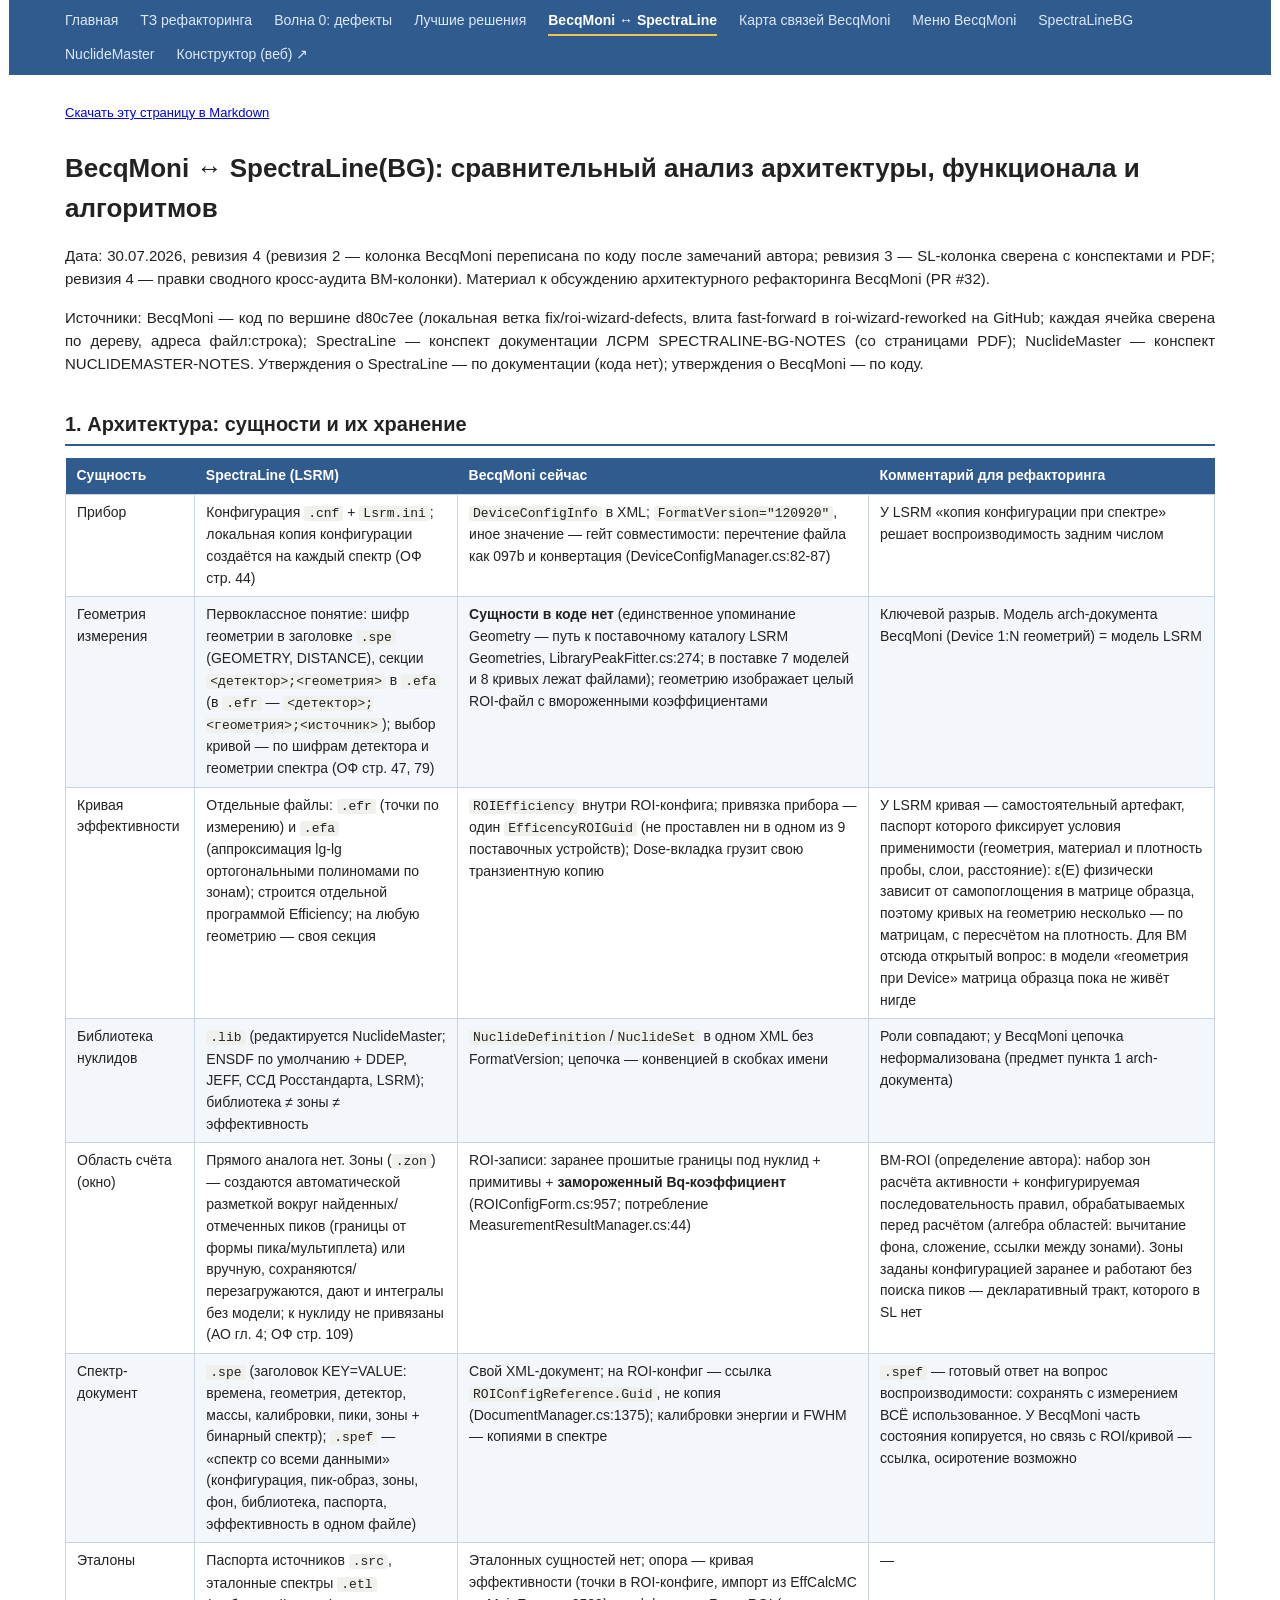
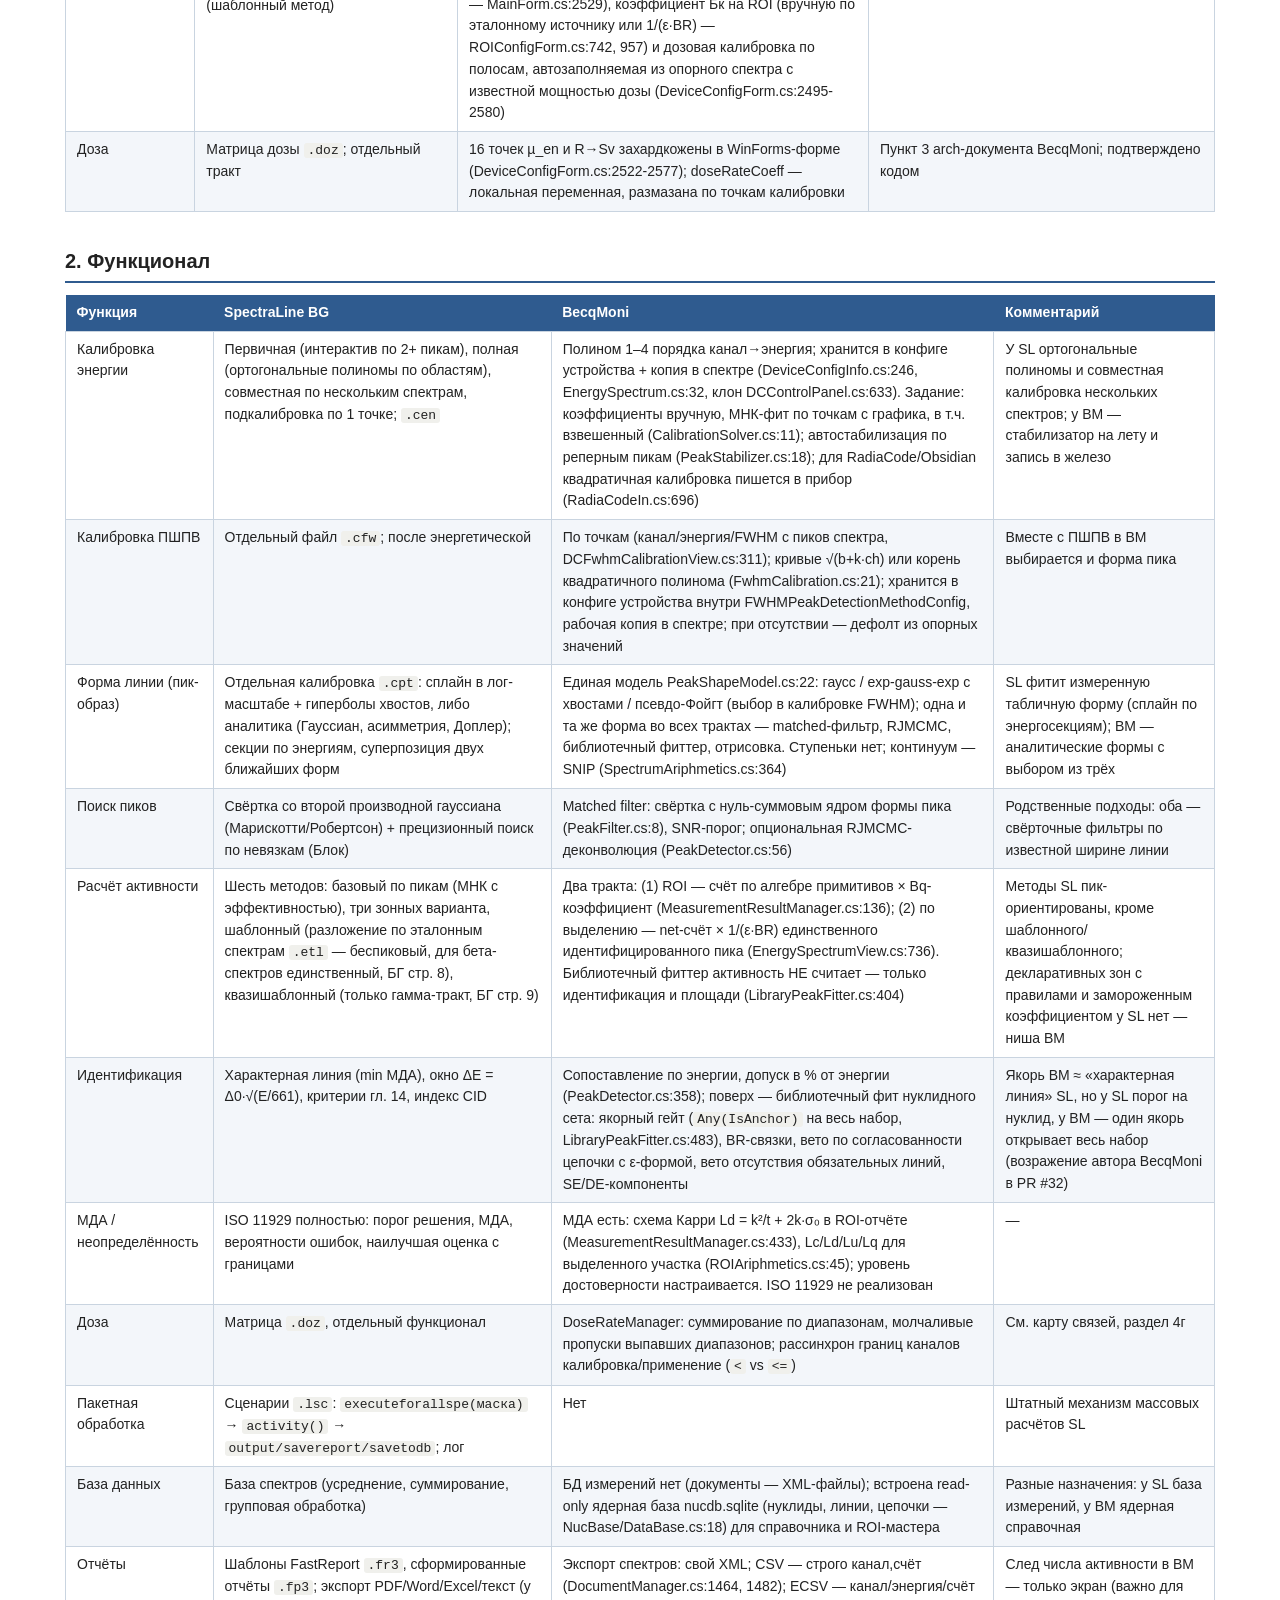
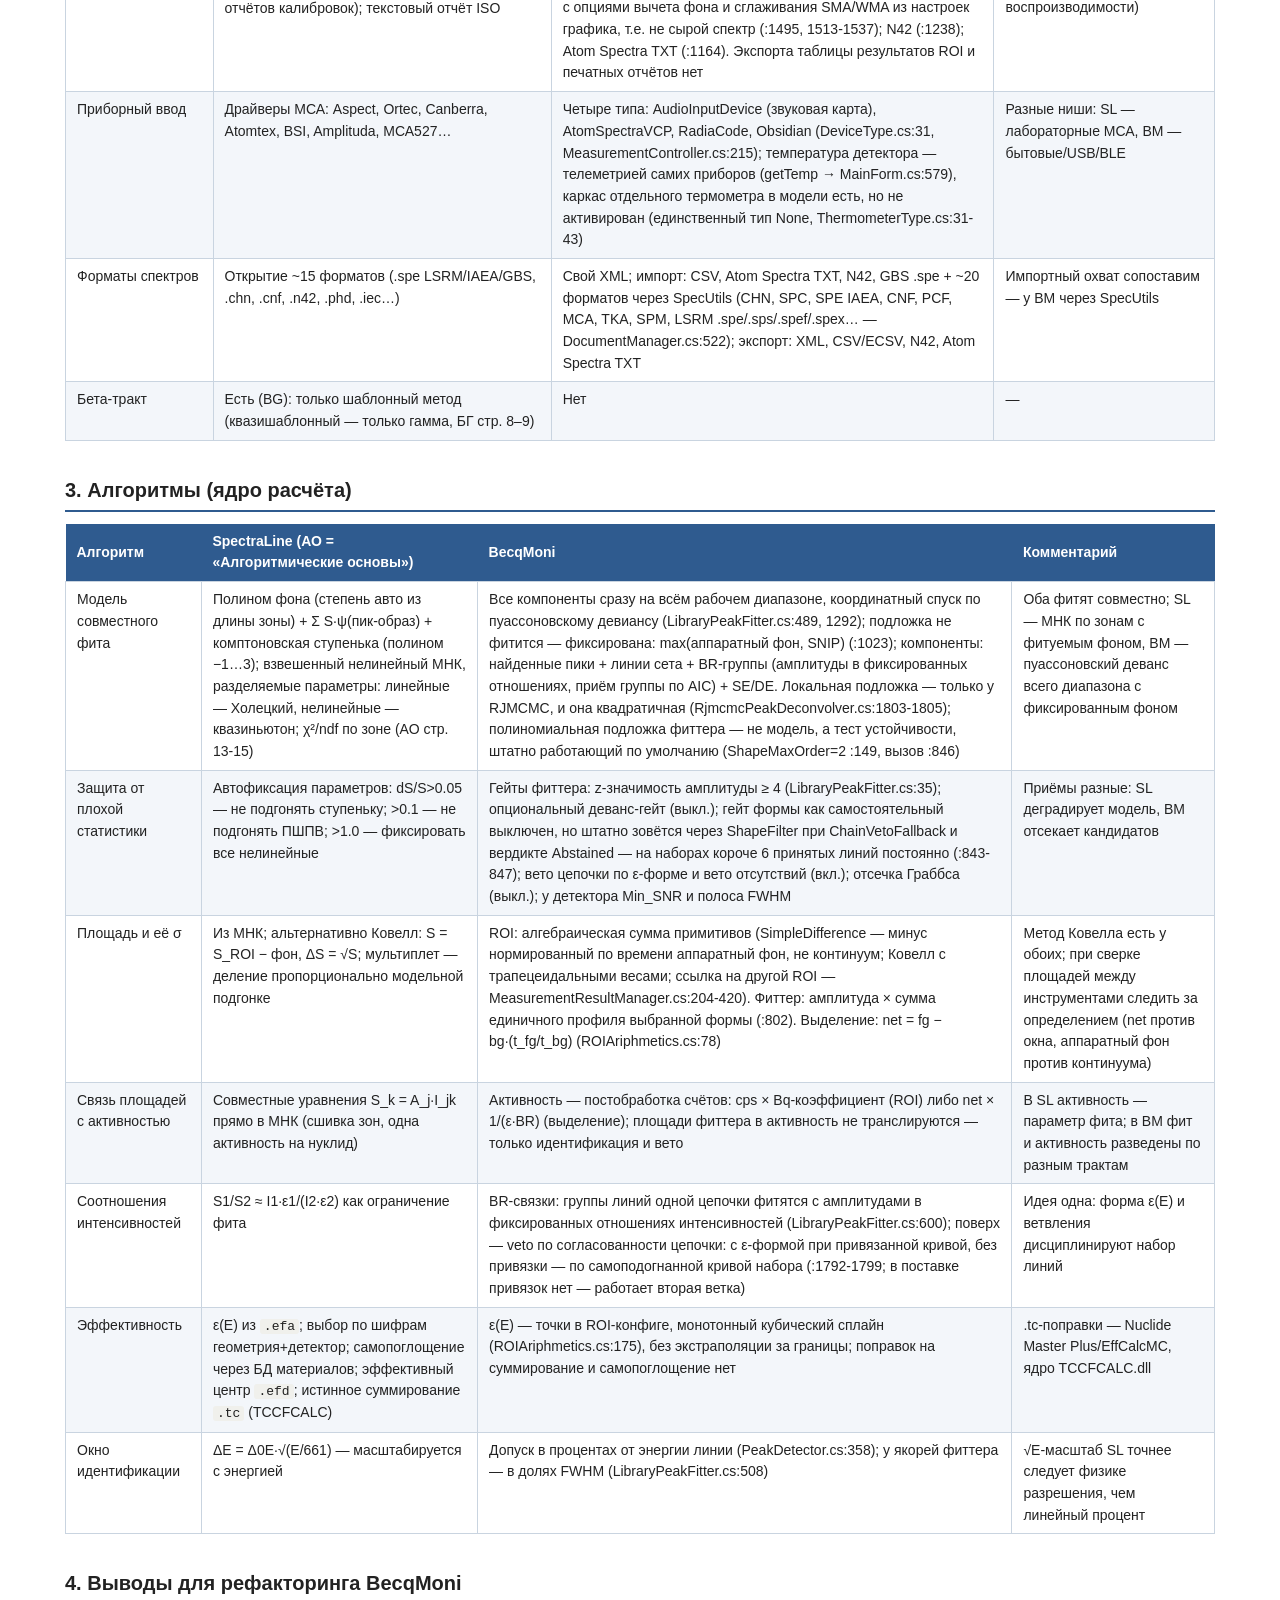
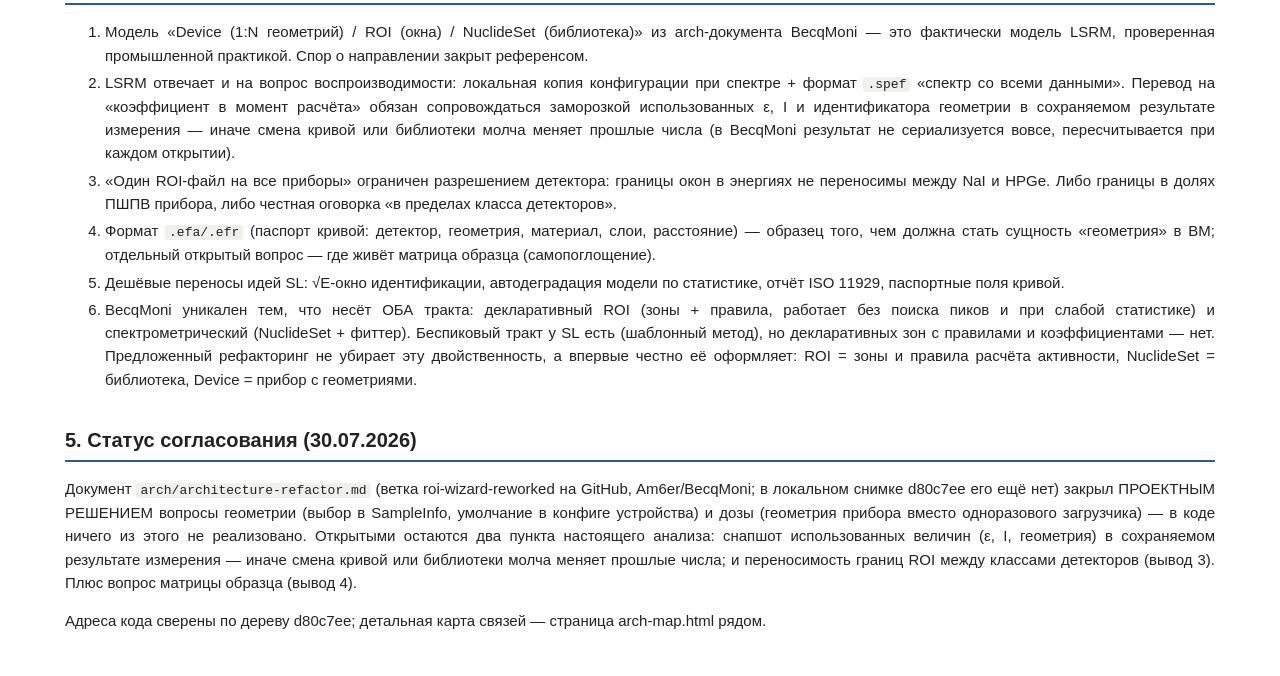
<file: comparison.html>
<!DOCTYPE html>
<html lang="ru">
<head>
<meta charset="utf-8">
<meta name="viewport" content="width=device-width, initial-scale=1">
<title>BecqMoni ↔ SpectraLine — BecqMoni arch notes</title>
<style>
body { font-family: "Segoe UI", Calibri, sans-serif; font-size: 15px; line-height: 1.55; color: #222;
       max-width: 1150px; margin: 0 auto; padding: 0 56px 40px; background: #fff; }
nav { position: sticky; top: 0; background: #2f5b8f; margin: 0 -56px 28px; padding: 10px 56px;
      z-index: 5; display: flex; flex-wrap: wrap; row-gap: 8px; column-gap: 22px; }
nav a { color: #dce8f5; text-decoration: none; font-size: 14px; white-space: nowrap; }
nav a:hover { color: #fff; text-decoration: underline; }
nav a.act { color: #fff; font-weight: 600; border-bottom: 2px solid #f0c34e; padding-bottom: 2px; }
h1 { font-size: 26px; font-weight: 600; margin: 0 0 16px; }
h2 { font-size: 20px; font-weight: 600; margin: 34px 0 12px; border-bottom: 2px solid #2f5b8f; padding-bottom: 4px; }
h3 { font-size: 17px; font-weight: 600; margin: 24px 0 8px; color: #2f5b8f; }
table { border-collapse: collapse; width: 100%; margin: 12px 0 20px; display: block; overflow-x: auto; }
img { max-width: 100%; height: auto; }
th { background: #2f5b8f; color: #fff; text-align: left; padding: 7px 11px; font-weight: 600; font-size: 14px; }
td { border: 1px solid #c9d4e0; padding: 7px 11px; vertical-align: top; font-size: 14px; }
tr:nth-child(even) td { background: #f3f6fa; }
code { font-family: Consolas, monospace; font-size: 13px; background: #f0f0ec; padding: 0 4px; border-radius: 3px; }
pre { background: #f6f6f2; border: 1px solid #ddd; border-radius: 6px; padding: 12px 16px; overflow-x: auto; }
pre code { background: none; padding: 0; }
blockquote { border-left: 4px solid #d9a62e; background: #fdf6e3; margin: 16px 0; padding: 8px 16px; }
li { margin-bottom: 4px; }
p, li { text-align: justify; hyphens: auto; }
hr { border: none; border-top: 1px solid #ccc; margin: 28px 0; }
.meta { color: #666; font-size: 13px; margin-bottom: 24px; }
</style>
</head>
<body>
<nav><a href="index.html">Главная</a><a href="bm-arch-tz.html">ТЗ рефакторинга</a><a href="wave0.html">Волна 0: дефекты</a><a href="best-solutions.html">Лучшие решения</a><a href="comparison.html" class="act">BecqMoni ↔ SpectraLine</a><a href="arch-map.html">Карта связей BecqMoni</a><a href="menu-map.html">Меню BecqMoni</a><a href="spectraline.html">SpectraLineBG</a><a href="nuclidemaster.html">NuclideMaster</a><a href="wizard/" target="_blank" rel="noopener">Конструктор (веб) ↗</a></nav>
<p class="meta"><a href="comparison.md" download>Скачать эту страницу в Markdown</a></p><h1>BecqMoni ↔ SpectraLine(BG): сравнительный анализ архитектуры, функционала и алгоритмов</h1>
<p>Дата: 30.07.2026, ревизия 4 (ревизия 2 — колонка BecqMoni переписана по коду после замечаний автора; ревизия 3 — SL-колонка сверена с конспектами и PDF; ревизия 4 — правки сводного кросс-аудита BM-колонки). Материал к обсуждению архитектурного рефакторинга BecqMoni (PR #32).</p>
<p>Источники: BecqMoni — код по вершине d80c7ee (локальная ветка fix/roi-wizard-defects, влита fast-forward в roi-wizard-reworked на GitHub; каждая ячейка сверена по дереву, адреса файл:строка); SpectraLine — конспект документации ЛСРМ SPECTRALINE-BG-NOTES (со страницами PDF); NuclideMaster — конспект NUCLIDEMASTER-NOTES. Утверждения о SpectraLine — по документации (кода нет); утверждения о BecqMoni — по коду.</p>
<h2>1. Архитектура: сущности и их хранение</h2>
<table>
<thead>
<tr>
<th>Сущность</th>
<th>SpectraLine (LSRM)</th>
<th>BecqMoni сейчас</th>
<th>Комментарий для рефакторинга</th>
</tr>
</thead>
<tbody>
<tr>
<td>Прибор</td>
<td>Конфигурация <code>.cnf</code> + <code>Lsrm.ini</code>; локальная копия конфигурации создаётся на каждый спектр (ОФ стр. 44)</td>
<td><code>DeviceConfigInfo</code> в XML; <code>FormatVersion="120920"</code>, иное значение — гейт совместимости: перечтение файла как 097b и конвертация (DeviceConfigManager.cs:82-87)</td>
<td>У LSRM «копия конфигурации при спектре» решает воспроизводимость задним числом</td>
</tr>
<tr>
<td>Геометрия измерения</td>
<td>Первоклассное понятие: шифр геометрии в заголовке <code>.spe</code> (GEOMETRY, DISTANCE), секции <code>&lt;детектор&gt;;&lt;геометрия&gt;</code> в <code>.efa</code> (в <code>.efr</code> — <code>&lt;детектор&gt;;&lt;геометрия&gt;;&lt;источник&gt;</code>); выбор кривой — по шифрам детектора и геометрии спектра (ОФ стр. 47, 79)</td>
<td><strong>Сущности в коде нет</strong> (единственное упоминание Geometry — путь к поставочному каталогу LSRM Geometries, LibraryPeakFitter.cs:274; в поставке 7 моделей и 8 кривых лежат файлами); геометрию изображает целый ROI-файл с вмороженными коэффициентами</td>
<td>Ключевой разрыв. Модель arch-документа BecqMoni (Device 1:N геометрий) = модель LSRM</td>
</tr>
<tr>
<td>Кривая эффективности</td>
<td>Отдельные файлы: <code>.efr</code> (точки по измерению) и <code>.efa</code> (аппроксимация lg-lg ортогональными полиномами по зонам); строится отдельной программой Efficiency; на любую геометрию — своя секция</td>
<td><code>ROIEfficiency</code> внутри ROI-конфига; привязка прибора — один <code>EfficencyROIGuid</code> (не проставлен ни в одном из 9 поставочных устройств); Dose-вкладка грузит свою транзиентную копию</td>
<td>У LSRM кривая — самостоятельный артефакт, паспорт которого фиксирует условия применимости (геометрия, материал и плотность пробы, слои, расстояние): ε(E) физически зависит от самопоглощения в матрице образца, поэтому кривых на геометрию несколько — по матрицам, с пересчётом на плотность. Для BM отсюда открытый вопрос: в модели «геометрия при Device» матрица образца пока не живёт нигде</td>
</tr>
<tr>
<td>Библиотека нуклидов</td>
<td><code>.lib</code> (редактируется NuclideMaster; ENSDF по умолчанию + DDEP, JEFF, ССД Росстандарта, LSRM); библиотека ≠ зоны ≠ эффективность</td>
<td><code>NuclideDefinition</code>/<code>NuclideSet</code> в одном XML без FormatVersion; цепочка — конвенцией в скобках имени</td>
<td>Роли совпадают; у BecqMoni цепочка неформализована (предмет пункта 1 arch-документа)</td>
</tr>
<tr>
<td>Область счёта (окно)</td>
<td>Прямого аналога нет. Зоны (<code>.zon</code>) — создаются автоматической разметкой вокруг найденных/отмеченных пиков (границы от формы пика/мультиплета) или вручную, сохраняются/перезагружаются, дают и интегралы без модели; к нуклиду не привязаны (АО гл. 4; ОФ стр. 109)</td>
<td>ROI-записи: заранее прошитые границы под нуклид + примитивы + <strong>замороженный Bq-коэффициент</strong> (ROIConfigForm.cs:957; потребление MeasurementResultManager.cs:44)</td>
<td>BM-ROI (определение автора): набор зон расчёта активности + конфигурируемая последовательность правил, обрабатываемых перед расчётом (алгебра областей: вычитание фона, сложение, ссылки между зонами). Зоны заданы конфигурацией заранее и работают без поиска пиков — декларативный тракт, которого в SL нет</td>
</tr>
<tr>
<td>Спектр-документ</td>
<td><code>.spe</code> (заголовок KEY=VALUE: времена, геометрия, детектор, массы, калибровки, пики, зоны + бинарный спектр); <code>.spef</code> — «спектр со всеми данными» (конфигурация, пик-образ, зоны, фон, библиотека, паспорта, эффективность в одном файле)</td>
<td>Свой XML-документ; на ROI-конфиг — ссылка <code>ROIConfigReference.Guid</code>, не копия (DocumentManager.cs:1375); калибровки энергии и FWHM — копиями в спектре</td>
<td><code>.spef</code> — готовый ответ на вопрос воспроизводимости: сохранять с измерением ВСЁ использованное. У BecqMoni часть состояния копируется, но связь с ROI/кривой — ссылка, осиротение возможно</td>
</tr>
<tr>
<td>Эталоны</td>
<td>Паспорта источников <code>.src</code>, эталонные спектры <code>.etl</code> (шаблонный метод)</td>
<td>Эталонных сущностей нет; опора — кривая эффективности (точки в ROI-конфиге, импорт из EffCalcMC — MainForm.cs:2529), коэффициент Бк на ROI (вручную по эталонному источнику или 1/(ε·BR) — ROIConfigForm.cs:742, 957) и дозовая калибровка по полосам, автозаполняемая из опорного спектра с известной мощностью дозы (DeviceConfigForm.cs:2495-2580)</td>
<td>—</td>
</tr>
<tr>
<td>Доза</td>
<td>Матрица дозы <code>.doz</code>; отдельный тракт</td>
<td>16 точек µ_en и R→Sv захардкожены в WinForms-форме (DeviceConfigForm.cs:2522-2577); doseRateCoeff — локальная переменная, размазана по точкам калибровки</td>
<td>Пункт 3 arch-документа BecqMoni; подтверждено кодом</td>
</tr>
</tbody>
</table>
<h2>2. Функционал</h2>
<table>
<thead>
<tr>
<th>Функция</th>
<th>SpectraLine BG</th>
<th>BecqMoni</th>
<th>Комментарий</th>
</tr>
</thead>
<tbody>
<tr>
<td>Калибровка энергии</td>
<td>Первичная (интерактив по 2+ пикам), полная (ортогональные полиномы по областям), совместная по нескольким спектрам, подкалибровка по 1 точке; <code>.cen</code></td>
<td>Полином 1–4 порядка канал→энергия; хранится в конфиге устройства + копия в спектре (DeviceConfigInfo.cs:246, EnergySpectrum.cs:32, клон DCControlPanel.cs:633). Задание: коэффициенты вручную, МНК-фит по точкам с графика, в т.ч. взвешенный (CalibrationSolver.cs:11); автостабилизация по реперным пикам (PeakStabilizer.cs:18); для RadiaCode/Obsidian квадратичная калибровка пишется в прибор (RadiaCodeIn.cs:696)</td>
<td>У SL ортогональные полиномы и совместная калибровка нескольких спектров; у BM — стабилизатор на лету и запись в железо</td>
</tr>
<tr>
<td>Калибровка ПШПВ</td>
<td>Отдельный файл <code>.cfw</code>; после энергетической</td>
<td>По точкам (канал/энергия/FWHM с пиков спектра, DCFwhmCalibrationView.cs:311); кривые √(b+k·ch) или корень квадратичного полинома (FwhmCalibration.cs:21); хранится в конфиге устройства внутри FWHMPeakDetectionMethodConfig, рабочая копия в спектре; при отсутствии — дефолт из опорных значений</td>
<td>Вместе с ПШПВ в BM выбирается и форма пика</td>
</tr>
<tr>
<td>Форма линии (пик-образ)</td>
<td>Отдельная калибровка <code>.cpt</code>: сплайн в лог-масштабе + гиперболы хвостов, либо аналитика (Гауссиан, асимметрия, Доплер); секции по энергиям, суперпозиция двух ближайших форм</td>
<td>Единая модель PeakShapeModel.cs:22: гаусс / exp-gauss-exp с хвостами / псевдо-Фойгт (выбор в калибровке FWHM); одна и та же форма во всех трактах — matched-фильтр, RJMCMC, библиотечный фиттер, отрисовка. Ступеньки нет; континуум — SNIP (SpectrumAriphmetics.cs:364)</td>
<td>SL фитит измеренную табличную форму (сплайн по энергосекциям); BM — аналитические формы с выбором из трёх</td>
</tr>
<tr>
<td>Поиск пиков</td>
<td>Свёртка со второй производной гауссиана (Марискотти/Робертсон) + прецизионный поиск по невязкам (Блок)</td>
<td>Matched filter: свёртка с нуль-суммовым ядром формы пика (PeakFilter.cs:8), SNR-порог; опциональная RJMCMC-деконволюция (PeakDetector.cs:56)</td>
<td>Родственные подходы: оба — свёрточные фильтры по известной ширине линии</td>
</tr>
<tr>
<td>Расчёт активности</td>
<td>Шесть методов: базовый по пикам (МНК с эффективностью), три зонных варианта, шаблонный (разложение по эталонным спектрам <code>.etl</code> — беспиковый, для бета-спектров единственный, БГ стр. 8), квазишаблонный (только гамма-тракт, БГ стр. 9)</td>
<td>Два тракта: (1) ROI — счёт по алгебре примитивов × Bq-коэффициент (MeasurementResultManager.cs:136); (2) по выделению — net-счёт × 1/(ε·BR) единственного идентифицированного пика (EnergySpectrumView.cs:736). Библиотечный фиттер активность НЕ считает — только идентификация и площади (LibraryPeakFitter.cs:404)</td>
<td>Методы SL пик-ориентированы, кроме шаблонного/квазишаблонного; декларативных зон с правилами и замороженным коэффициентом у SL нет — ниша BM</td>
</tr>
<tr>
<td>Идентификация</td>
<td>Характерная линия (min МДА), окно ΔE = Δ0·√(E/661), критерии гл. 14, индекс CID</td>
<td>Сопоставление по энергии, допуск в % от энергии (PeakDetector.cs:358); поверх — библиотечный фит нуклидного сета: якорный гейт (<code>Any(IsAnchor)</code> на весь набор, LibraryPeakFitter.cs:483), BR-связки, вето по согласованности цепочки с ε-формой, вето отсутствия обязательных линий, SE/DE-компоненты</td>
<td>Якорь BM ≈ «характерная линия» SL, но у SL порог на нуклид, у BM — один якорь открывает весь набор (возражение автора BecqMoni в PR #32)</td>
</tr>
<tr>
<td>МДА / неопределённость</td>
<td>ISO 11929 полностью: порог решения, МДА, вероятности ошибок, наилучшая оценка с границами</td>
<td>МДА есть: схема Карри Ld = k²/t + 2k·σ₀ в ROI-отчёте (MeasurementResultManager.cs:433), Lc/Ld/Lu/Lq для выделенного участка (ROIAriphmetics.cs:45); уровень достоверности настраивается. ISO 11929 не реализован</td>
<td>—</td>
</tr>
<tr>
<td>Доза</td>
<td>Матрица <code>.doz</code>, отдельный функционал</td>
<td>DoseRateManager: суммирование по диапазонам, молчаливые пропуски выпавших диапазонов; рассинхрон границ каналов калибровка/применение (<code>&lt;</code> vs <code>&lt;=</code>)</td>
<td>См. карту связей, раздел 4г</td>
</tr>
<tr>
<td>Пакетная обработка</td>
<td>Сценарии <code>.lsc</code>: <code>executeforallspe(маска)</code> → <code>activity()</code> → <code>output/savereport/savetodb</code>; лог</td>
<td>Нет</td>
<td>Штатный механизм массовых расчётов SL</td>
</tr>
<tr>
<td>База данных</td>
<td>База спектров (усреднение, суммирование, групповая обработка)</td>
<td>БД измерений нет (документы — XML-файлы); встроена read-only ядерная база nucdb.sqlite (нуклиды, линии, цепочки — NucBase/DataBase.cs:18) для справочника и ROI-мастера</td>
<td>Разные назначения: у SL база измерений, у BM ядерная справочная</td>
</tr>
<tr>
<td>Отчёты</td>
<td>Шаблоны FastReport <code>.fr3</code>, сформированные отчёты <code>.fp3</code>; экспорт PDF/Word/Excel/текст (у отчётов калибровок); текстовый отчёт ISO</td>
<td>Экспорт спектров: свой XML; CSV — строго канал,счёт (DocumentManager.cs:1464, 1482); ECSV — канал/энергия/счёт с опциями вычета фона и сглаживания SMA/WMA из настроек графика, т.е. не сырой спектр (:1495, 1513-1537); N42 (:1238); Atom Spectra TXT (:1164). Экспорта таблицы результатов ROI и печатных отчётов нет</td>
<td>След числа активности в BM — только экран (важно для воспроизводимости)</td>
</tr>
<tr>
<td>Приборный ввод</td>
<td>Драйверы МСА: Aspect, Ortec, Canberra, Atomtex, BSI, Amplituda, МСА527…</td>
<td>Четыре типа: AudioInputDevice (звуковая карта), AtomSpectraVCP, RadiaCode, Obsidian (DeviceType.cs:31, MeasurementController.cs:215); температура детектора — телеметрией самих приборов (getTemp → MainForm.cs:579), каркас отдельного термометра в модели есть, но не активирован (единственный тип None, ThermometerType.cs:31-43)</td>
<td>Разные ниши: SL — лабораторные МСА, BM — бытовые/USB/BLE</td>
</tr>
<tr>
<td>Форматы спектров</td>
<td>Открытие ~15 форматов (.spe LSRM/IAEA/GBS, .chn, .cnf, .n42, .phd, .iec…)</td>
<td>Свой XML; импорт: CSV, Atom Spectra TXT, N42, GBS .spe + ~20 форматов через SpecUtils (CHN, SPC, SPE IAEA, CNF, PCF, MCA, TKA, SPM, LSRM .spe/.sps/.spef/.spex… — DocumentManager.cs:522); экспорт: XML, CSV/ECSV, N42, Atom Spectra TXT</td>
<td>Импортный охват сопоставим — у BM через SpecUtils</td>
</tr>
<tr>
<td>Бета-тракт</td>
<td>Есть (BG): только шаблонный метод (квазишаблонный — только гамма, БГ стр. 8–9)</td>
<td>Нет</td>
<td>—</td>
</tr>
</tbody>
</table>
<h2>3. Алгоритмы (ядро расчёта)</h2>
<table>
<thead>
<tr>
<th>Алгоритм</th>
<th>SpectraLine (АО = «Алгоритмические основы»)</th>
<th>BecqMoni</th>
<th>Комментарий</th>
</tr>
</thead>
<tbody>
<tr>
<td>Модель совместного фита</td>
<td>Полином фона (степень авто из длины зоны) + Σ S·ψ(пик-образ) + комптоновская ступенька (полином −1…3); взвешенный нелинейный МНК, разделяемые параметры: линейные — Холецкий, нелинейные — квазиньютон; χ²/ndf по зоне (АО стр. 13-15)</td>
<td>Все компоненты сразу на всём рабочем диапазоне, координатный спуск по пуассоновскому девиансу (LibraryPeakFitter.cs:489, 1292); подложка не фитится — фиксирована: max(аппаратный фон, SNIP) (:1023); компоненты: найденные пики + линии сета + BR-группы (амплитуды в фиксированных отношениях, приём группы по AIC) + SE/DE. Локальная подложка — только у RJMCMC, и она квадратичная (RjmcmcPeakDeconvolver.cs:1803-1805); полиномиальная подложка фиттера — не модель, а тест устойчивости, штатно работающий по умолчанию (ShapeMaxOrder=2 :149, вызов :846)</td>
<td>Оба фитят совместно; SL — МНК по зонам с фитуемым фоном, BM — пуассоновский деванс всего диапазона с фиксированным фоном</td>
</tr>
<tr>
<td>Защита от плохой статистики</td>
<td>Автофиксация параметров: dS/S&gt;0.05 — не подгонять ступеньку; &gt;0.1 — не подгонять ПШПВ; &gt;1.0 — фиксировать все нелинейные</td>
<td>Гейты фиттера: z-значимость амплитуды ≥ 4 (LibraryPeakFitter.cs:35); опциональный деванс-гейт (выкл.); гейт формы как самостоятельный выключен, но штатно зовётся через ShapeFilter при ChainVetoFallback и вердикте Abstained — на наборах короче 6 принятых линий постоянно (:843-847); вето цепочки по ε-форме и вето отсутствий (вкл.); отсечка Граббса (выкл.); у детектора Min_SNR и полоса FWHM</td>
<td>Приёмы разные: SL деградирует модель, BM отсекает кандидатов</td>
</tr>
<tr>
<td>Площадь и её σ</td>
<td>Из МНК; альтернативно Ковелл: S = S_ROI − фон, ΔS = √S; мультиплет — деление пропорционально модельной подгонке</td>
<td>ROI: алгебраическая сумма примитивов (SimpleDifference — минус нормированный по времени аппаратный фон, не континуум; Ковелл с трапецеидальными весами; ссылка на другой ROI — MeasurementResultManager.cs:204-420). Фиттер: амплитуда × сумма единичного профиля выбранной формы (:802). Выделение: net = fg − bg·(t_fg/t_bg) (ROIAriphmetics.cs:78)</td>
<td>Метод Ковелла есть у обоих; при сверке площадей между инструментами следить за определением (net против окна, аппаратный фон против континуума)</td>
</tr>
<tr>
<td>Связь площадей с активностью</td>
<td>Совместные уравнения S_k = A_j·I_jk прямо в МНК (сшивка зон, одна активность на нуклид)</td>
<td>Активность — постобработка счётов: cps × Bq-коэффициент (ROI) либо net × 1/(ε·BR) (выделение); площади фиттера в активность не транслируются — только идентификация и вето</td>
<td>В SL активность — параметр фита; в BM фит и активность разведены по разным трактам</td>
</tr>
<tr>
<td>Соотношения интенсивностей</td>
<td>S1/S2 ≈ I1·ε1/(I2·ε2) как ограничение фита</td>
<td>BR-связки: группы линий одной цепочки фитятся с амплитудами в фиксированных отношениях интенсивностей (LibraryPeakFitter.cs:600); поверх — veto по согласованности цепочки: с ε-формой при привязанной кривой, без привязки — по самоподогнанной кривой набора (:1792-1799; в поставке привязок нет — работает вторая ветка)</td>
<td>Идея одна: форма ε(E) и ветвления дисциплинируют набор линий</td>
</tr>
<tr>
<td>Эффективность</td>
<td>ε(E) из <code>.efa</code>; выбор по шифрам геометрия+детектор; самопоглощение через БД материалов; эффективный центр <code>.efd</code>; истинное суммирование <code>.tc</code> (TCCFCALC)</td>
<td>ε(E) — точки в ROI-конфиге, монотонный кубический сплайн (ROIAriphmetics.cs:175), без экстраполяции за границы; поправок на суммирование и самопоглощение нет</td>
<td>.tc-поправки — Nuclide Master Plus/EffCalcMC, ядро TCCFCALC.dll</td>
</tr>
<tr>
<td>Окно идентификации</td>
<td>ΔE = Δ0E·√(E/661) — масштабируется с энергией</td>
<td>Допуск в процентах от энергии линии (PeakDetector.cs:358); у якорей фиттера — в долях FWHM (LibraryPeakFitter.cs:508)</td>
<td>√E-масштаб SL точнее следует физике разрешения, чем линейный процент</td>
</tr>
</tbody>
</table>
<h2>4. Выводы для рефакторинга BecqMoni</h2>
<ol>
<li>Модель «Device (1:N геометрий) / ROI (окна) / NuclideSet (библиотека)» из arch-документа BecqMoni — это фактически модель LSRM, проверенная промышленной практикой. Спор о направлении закрыт референсом.</li>
<li>LSRM отвечает и на вопрос воспроизводимости: локальная копия конфигурации при спектре + формат <code>.spef</code> «спектр со всеми данными». Перевод на «коэффициент в момент расчёта» обязан сопровождаться заморозкой использованных ε, I и идентификатора геометрии в сохраняемом результате измерения — иначе смена кривой или библиотеки молча меняет прошлые числа (в BecqMoni результат не сериализуется вовсе, пересчитывается при каждом открытии).</li>
<li>«Один ROI-файл на все приборы» ограничен разрешением детектора: границы окон в энергиях не переносимы между NaI и HPGe. Либо границы в долях ПШПВ прибора, либо честная оговорка «в пределах класса детекторов».</li>
<li>Формат <code>.efa/.efr</code> (паспорт кривой: детектор, геометрия, материал, слои, расстояние) — образец того, чем должна стать сущность «геометрия» в BM; отдельный открытый вопрос — где живёт матрица образца (самопоглощение).</li>
<li>Дешёвые переносы идей SL: √E-окно идентификации, автодеградация модели по статистике, отчёт ISO 11929, паспортные поля кривой.</li>
<li>BecqMoni уникален тем, что несёт ОБА тракта: декларативный ROI (зоны + правила, работает без поиска пиков и при слабой статистике) и спектрометрический (NuclideSet + фиттер). Беспиковый тракт у SL есть (шаблонный метод), но декларативных зон с правилами и коэффициентами — нет. Предложенный рефакторинг не убирает эту двойственность, а впервые честно её оформляет: ROI = зоны и правила расчёта активности, NuclideSet = библиотека, Device = прибор с геометриями.</li>
</ol>
<h2>5. Статус согласования (30.07.2026)</h2>
<p>Документ <code>arch/architecture-refactor.md</code> (ветка roi-wizard-reworked на GitHub, Am6er/BecqMoni; в локальном снимке d80c7ee его ещё нет) закрыл ПРОЕКТНЫМ РЕШЕНИЕМ вопросы геометрии (выбор в SampleInfo, умолчание в конфиге устройства) и дозы (геометрия прибора вместо одноразового загрузчика) — в коде ничего из этого не реализовано. Открытыми остаются два пункта настоящего анализа: снапшот использованных величин (ε, I, геометрия) в сохраняемом результате измерения — иначе смена кривой или библиотеки молча меняет прошлые числа; и переносимость границ ROI между классами детекторов (вывод 3). Плюс вопрос матрицы образца (вывод 4).</p>
<p>Адреса кода сверены по дереву d80c7ee; детальная карта связей — страница arch-map.html рядом.</p>
</body>
</html>
</file>
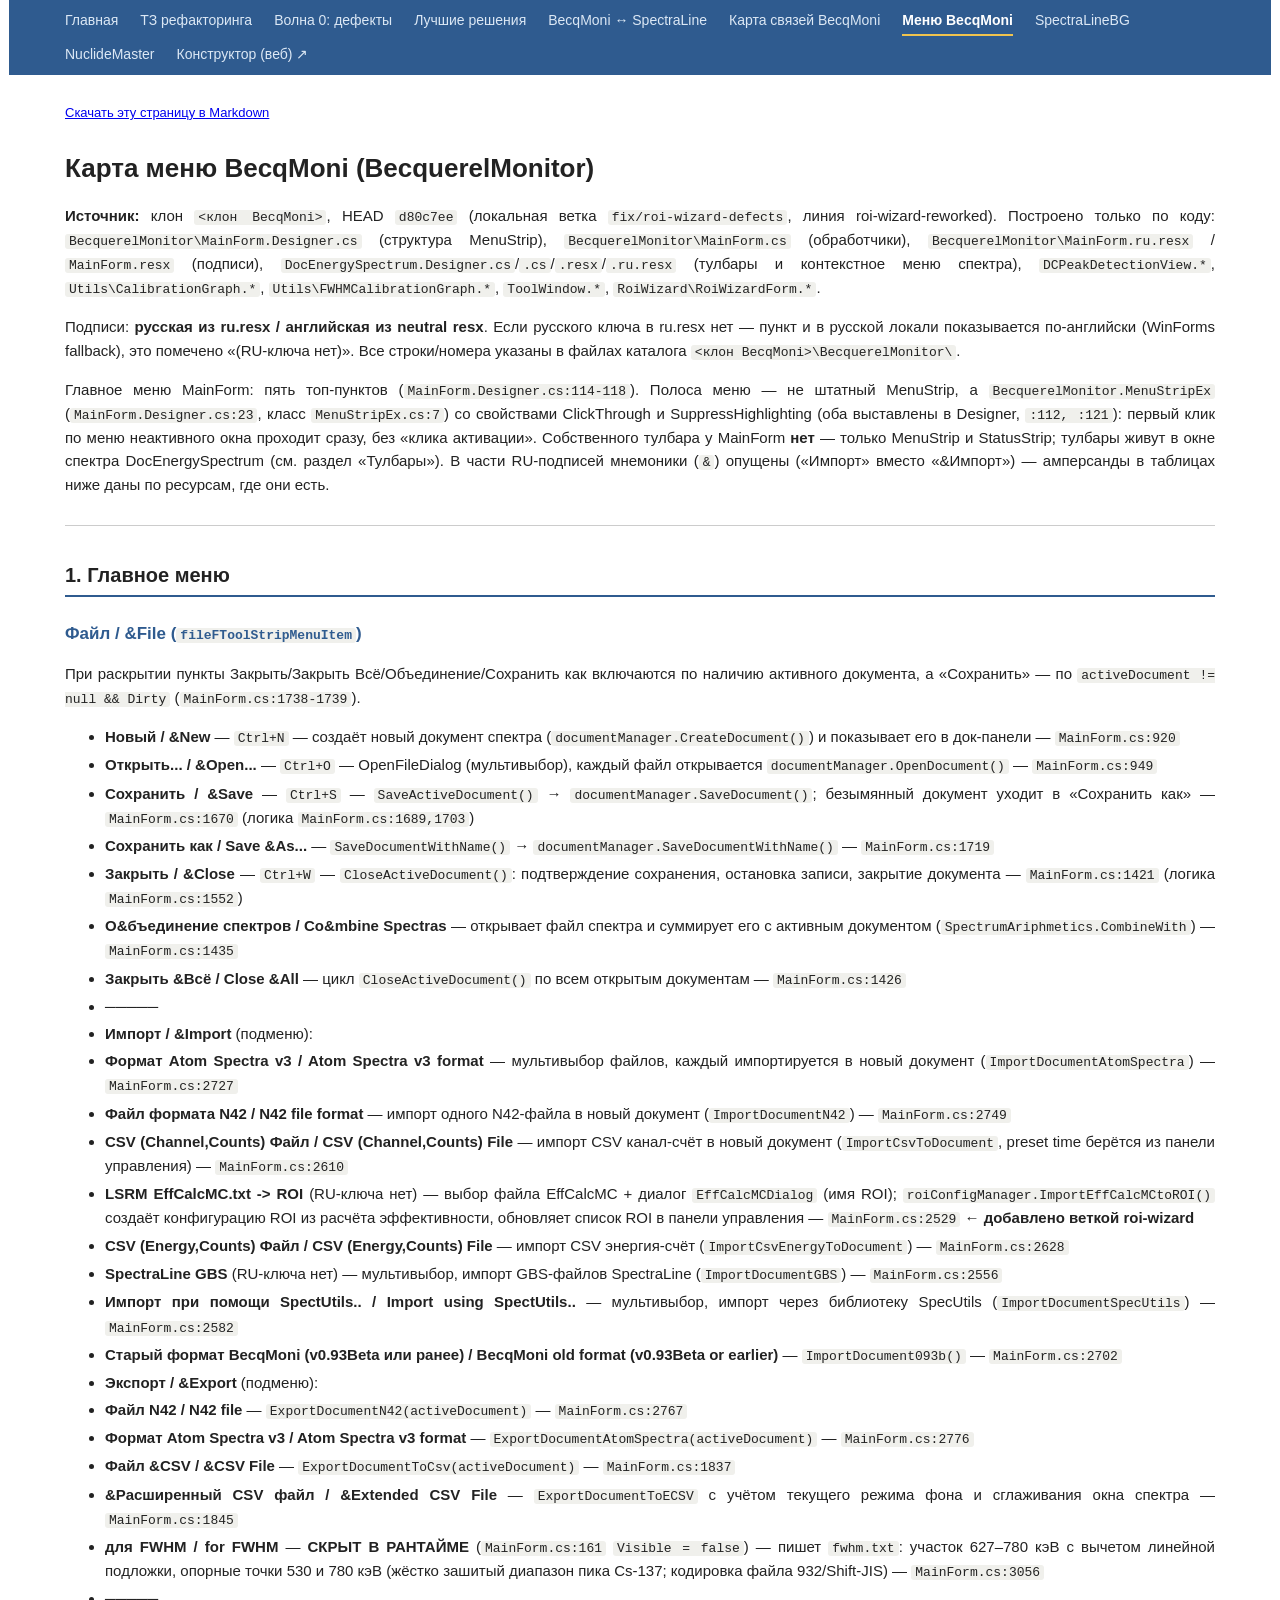
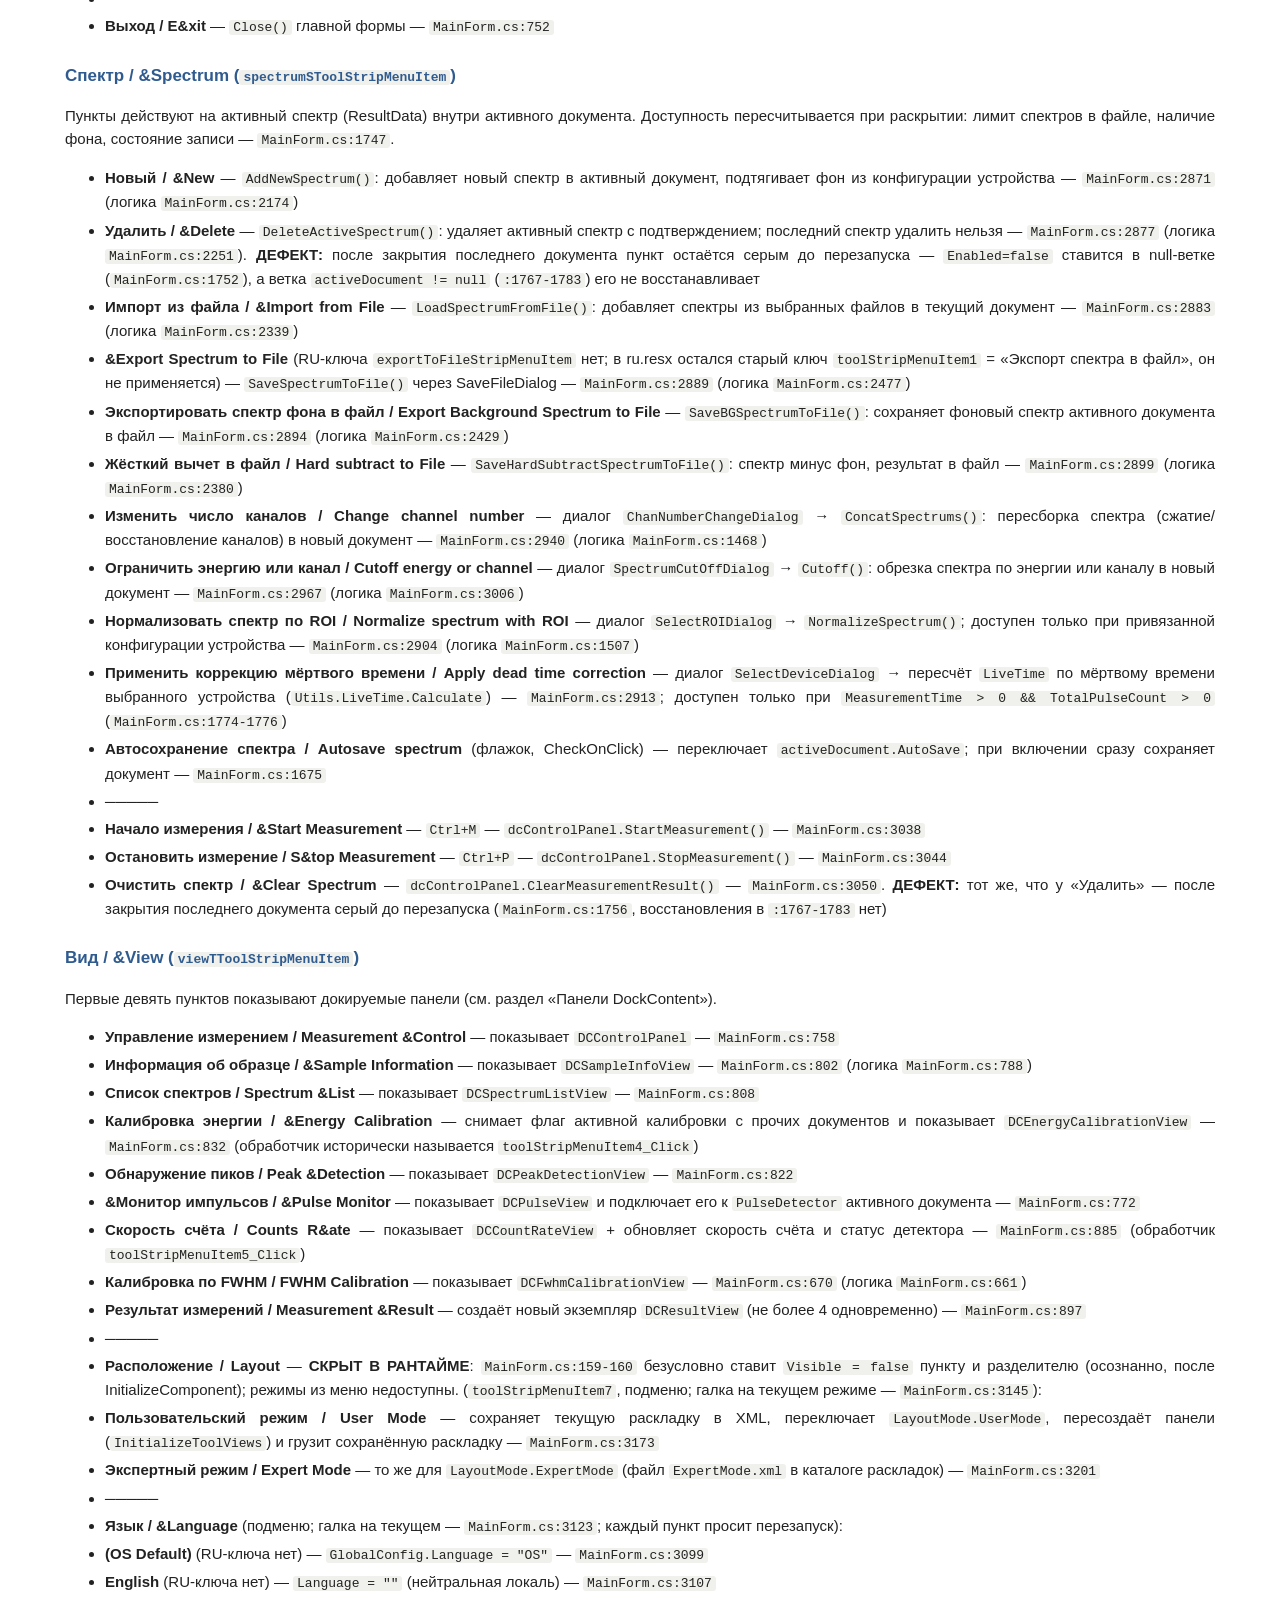
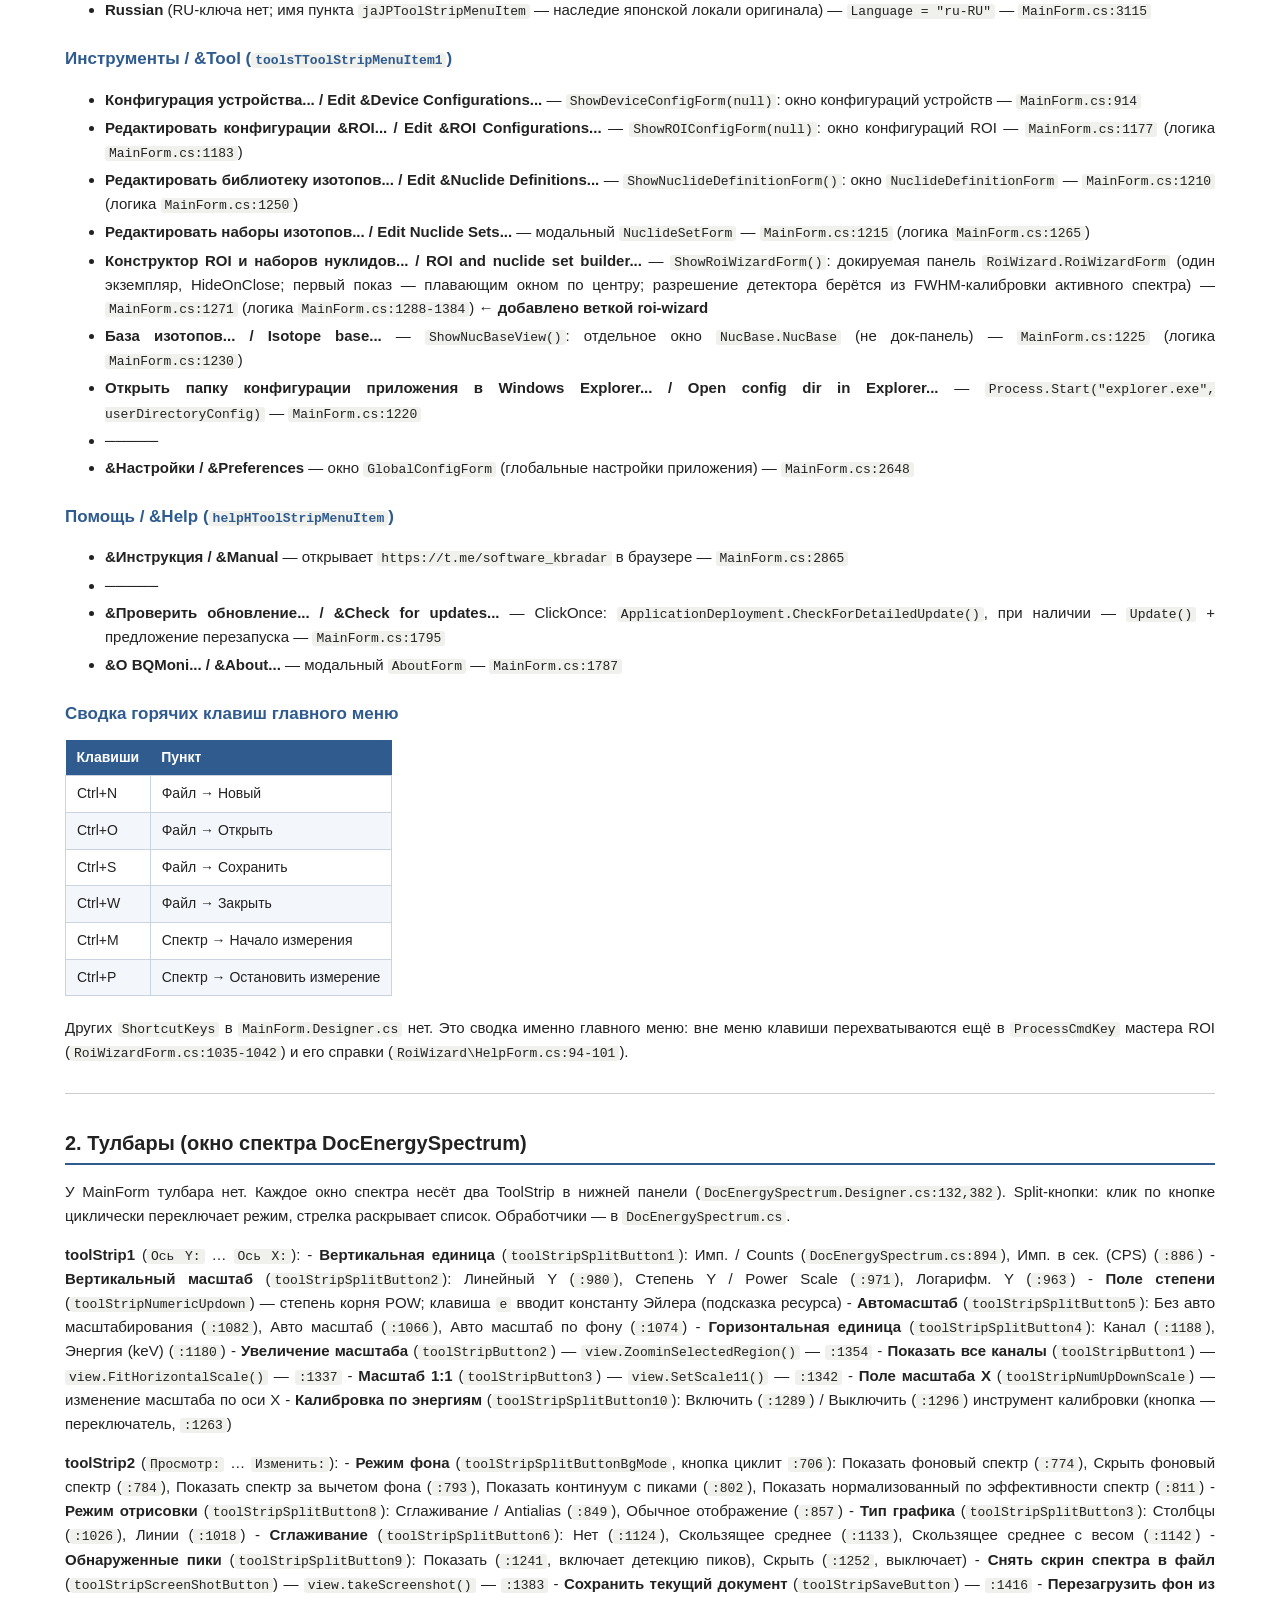
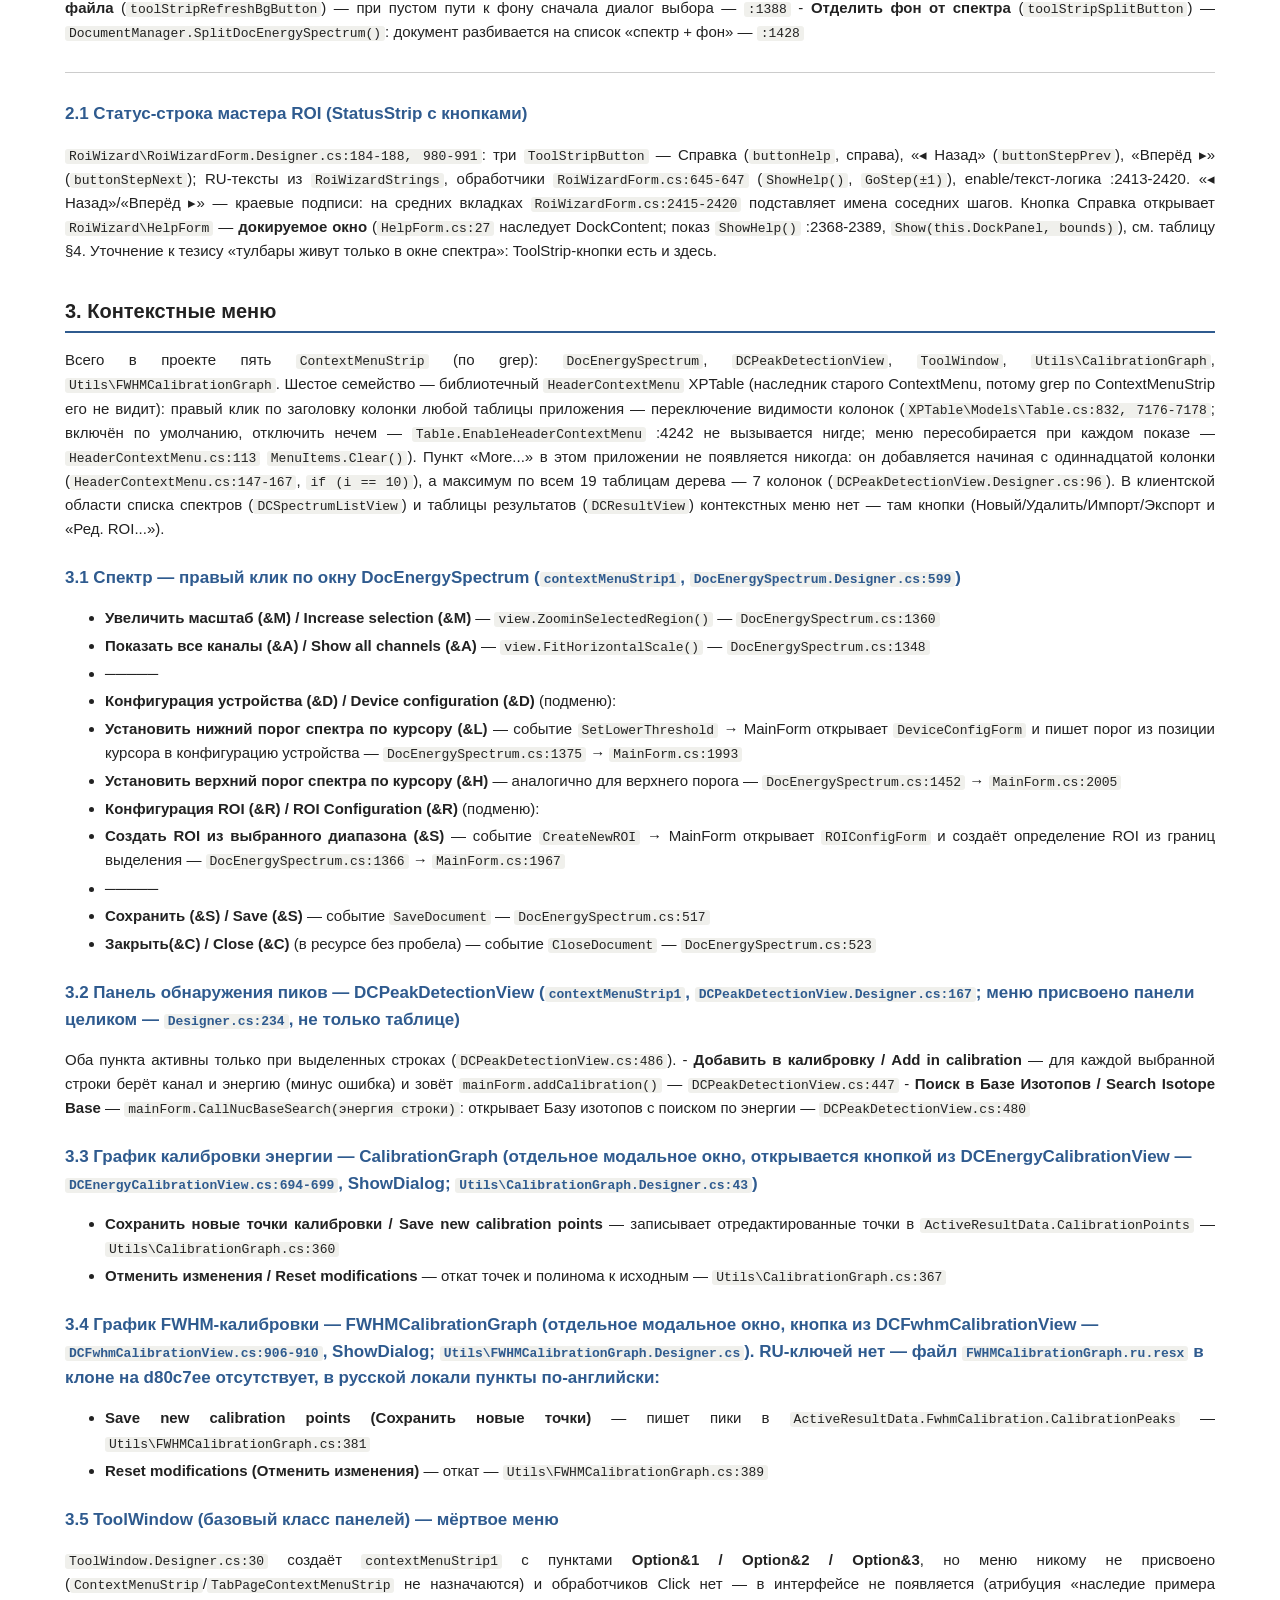
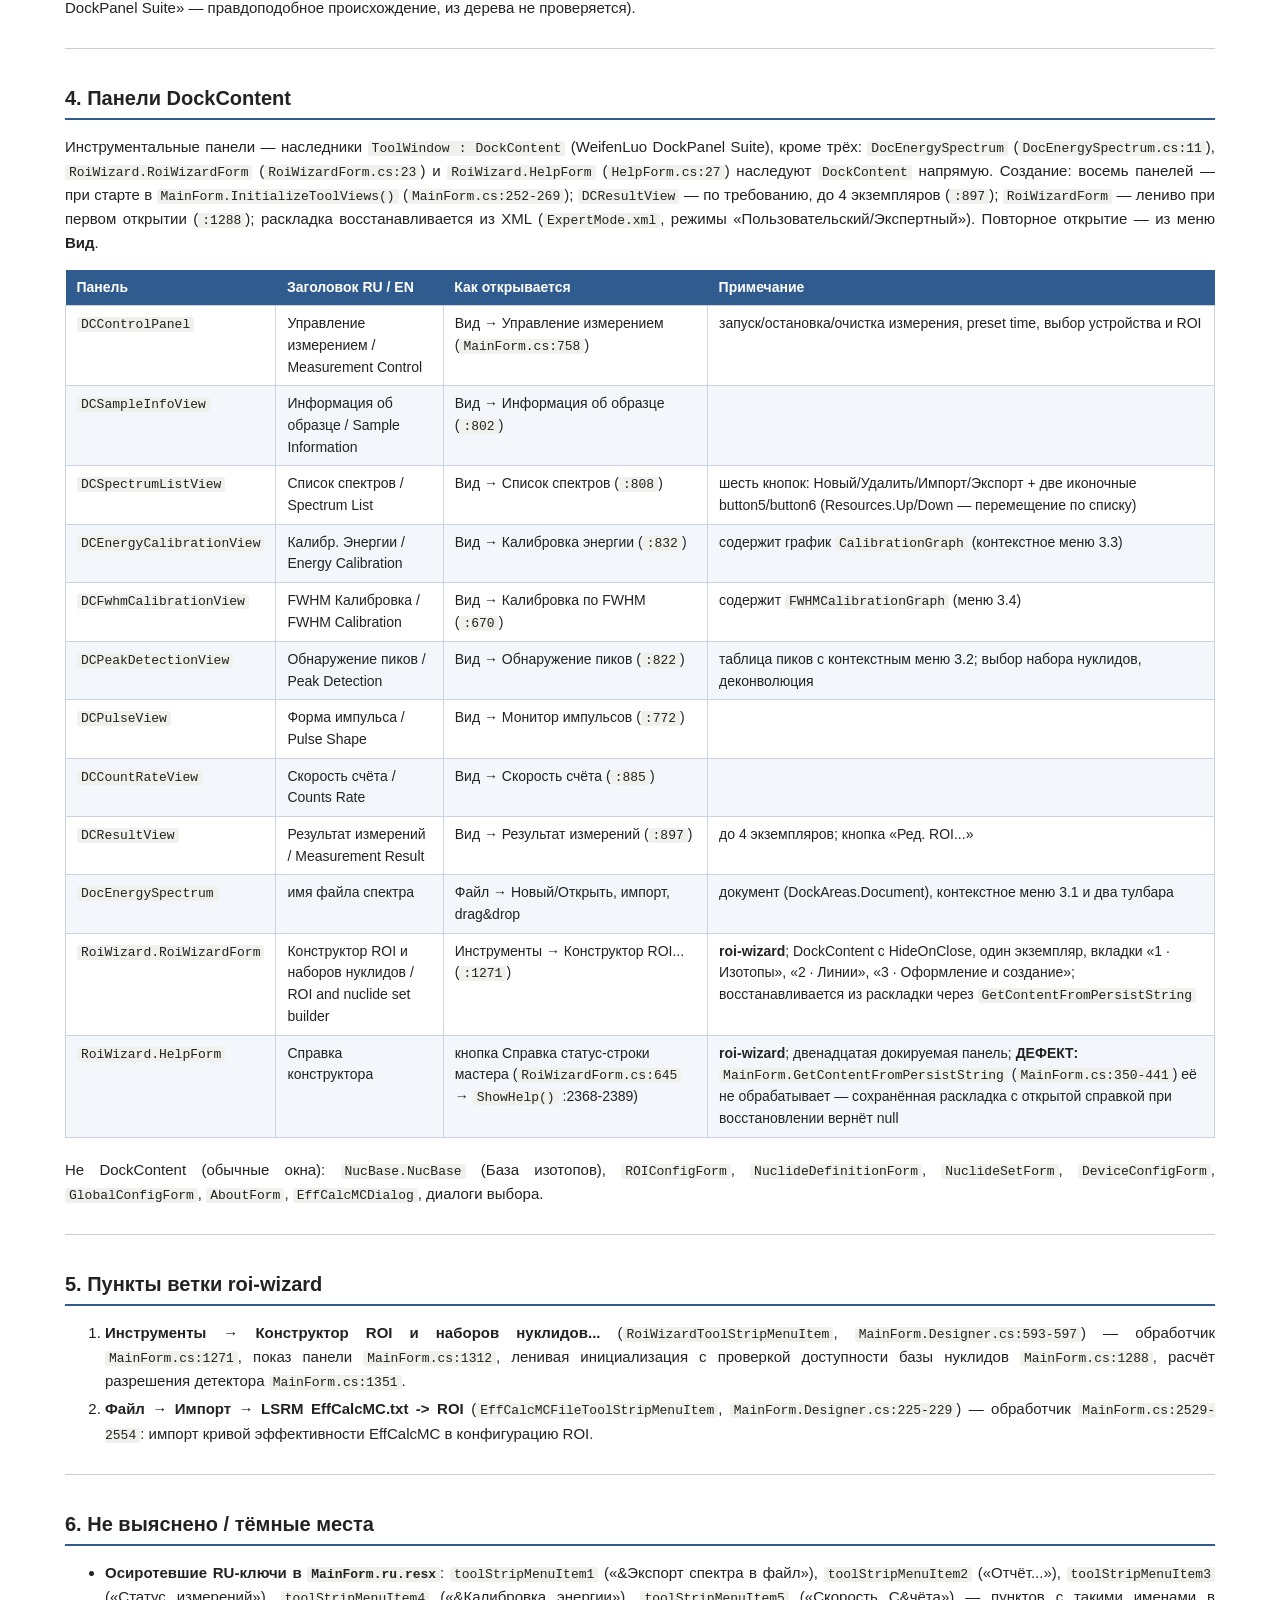
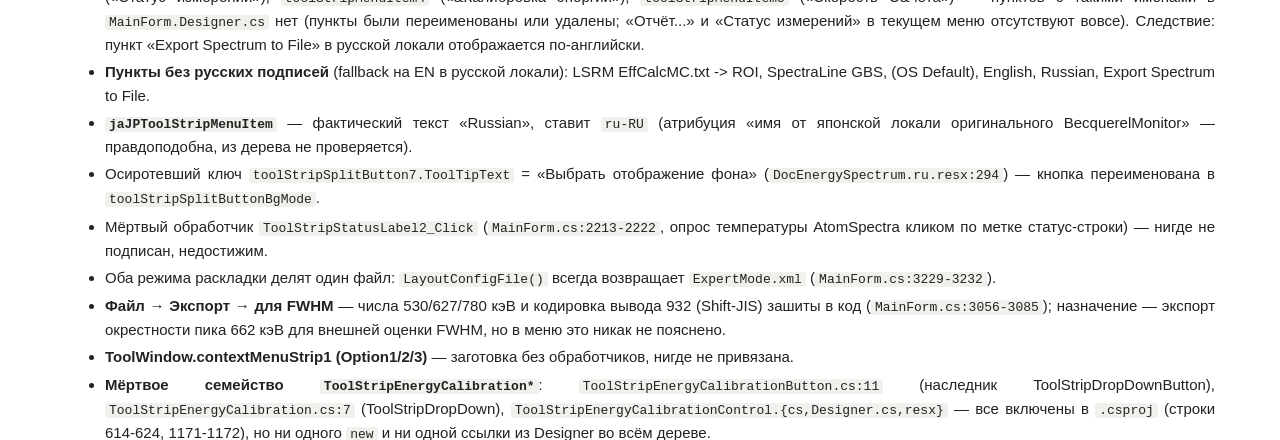
<file: menu-map.html>
<!DOCTYPE html>
<html lang="ru">
<head>
<meta charset="utf-8">
<meta name="viewport" content="width=device-width, initial-scale=1">
<title>Меню BecqMoni — BecqMoni arch notes</title>
<style>
body { font-family: "Segoe UI", Calibri, sans-serif; font-size: 15px; line-height: 1.55; color: #222;
       max-width: 1150px; margin: 0 auto; padding: 0 56px 40px; background: #fff; }
nav { position: sticky; top: 0; background: #2f5b8f; margin: 0 -56px 28px; padding: 10px 56px;
      z-index: 5; display: flex; flex-wrap: wrap; row-gap: 8px; column-gap: 22px; }
nav a { color: #dce8f5; text-decoration: none; font-size: 14px; white-space: nowrap; }
nav a:hover { color: #fff; text-decoration: underline; }
nav a.act { color: #fff; font-weight: 600; border-bottom: 2px solid #f0c34e; padding-bottom: 2px; }
h1 { font-size: 26px; font-weight: 600; margin: 0 0 16px; }
h2 { font-size: 20px; font-weight: 600; margin: 34px 0 12px; border-bottom: 2px solid #2f5b8f; padding-bottom: 4px; }
h3 { font-size: 17px; font-weight: 600; margin: 24px 0 8px; color: #2f5b8f; }
table { border-collapse: collapse; width: 100%; margin: 12px 0 20px; display: block; overflow-x: auto; }
img { max-width: 100%; height: auto; }
th { background: #2f5b8f; color: #fff; text-align: left; padding: 7px 11px; font-weight: 600; font-size: 14px; }
td { border: 1px solid #c9d4e0; padding: 7px 11px; vertical-align: top; font-size: 14px; }
tr:nth-child(even) td { background: #f3f6fa; }
code { font-family: Consolas, monospace; font-size: 13px; background: #f0f0ec; padding: 0 4px; border-radius: 3px; }
pre { background: #f6f6f2; border: 1px solid #ddd; border-radius: 6px; padding: 12px 16px; overflow-x: auto; }
pre code { background: none; padding: 0; }
blockquote { border-left: 4px solid #d9a62e; background: #fdf6e3; margin: 16px 0; padding: 8px 16px; }
li { margin-bottom: 4px; }
p, li { text-align: justify; hyphens: auto; }
hr { border: none; border-top: 1px solid #ccc; margin: 28px 0; }
.meta { color: #666; font-size: 13px; margin-bottom: 24px; }
</style>
</head>
<body>
<nav><a href="index.html">Главная</a><a href="bm-arch-tz.html">ТЗ рефакторинга</a><a href="wave0.html">Волна 0: дефекты</a><a href="best-solutions.html">Лучшие решения</a><a href="comparison.html">BecqMoni ↔ SpectraLine</a><a href="arch-map.html">Карта связей BecqMoni</a><a href="menu-map.html" class="act">Меню BecqMoni</a><a href="spectraline.html">SpectraLineBG</a><a href="nuclidemaster.html">NuclideMaster</a><a href="wizard/" target="_blank" rel="noopener">Конструктор (веб) ↗</a></nav>
<p class="meta"><a href="menu-map.md" download>Скачать эту страницу в Markdown</a></p><h1>Карта меню BecqMoni (BecquerelMonitor)</h1>
<p><strong>Источник:</strong> клон <code>&lt;клон BecqMoni&gt;</code>, HEAD <code>d80c7ee</code> (локальная ветка <code>fix/roi-wizard-defects</code>,
линия roi-wizard-reworked). Построено только по коду:
<code>BecquerelMonitor\MainForm.Designer.cs</code> (структура MenuStrip), <code>BecquerelMonitor\MainForm.cs</code> (обработчики),
<code>BecquerelMonitor\MainForm.ru.resx</code> / <code>MainForm.resx</code> (подписи), <code>DocEnergySpectrum.Designer.cs</code>/<code>.cs</code>/<code>.resx</code>/<code>.ru.resx</code>
(тулбары и контекстное меню спектра), <code>DCPeakDetectionView.*</code>, <code>Utils\CalibrationGraph.*</code>, <code>Utils\FWHMCalibrationGraph.*</code>,
<code>ToolWindow.*</code>, <code>RoiWizard\RoiWizardForm.*</code>.</p>
<p>Подписи: <strong>русская из ru.resx / английская из neutral resx</strong>. Если русского ключа в ru.resx нет — пункт
и в русской локали показывается по-английски (WinForms fallback), это помечено «(RU-ключа нет)».
Все строки/номера указаны в файлах каталога <code>&lt;клон BecqMoni&gt;\BecquerelMonitor\</code>.</p>
<p>Главное меню MainForm: пять топ-пунктов (<code>MainForm.Designer.cs:114-118</code>). Полоса меню — не штатный MenuStrip,
а <code>BecquerelMonitor.MenuStripEx</code> (<code>MainForm.Designer.cs:23</code>, класс <code>MenuStripEx.cs:7</code>) со свойствами ClickThrough и
SuppressHighlighting (оба выставлены в Designer, <code>:112, :121</code>): первый клик по меню неактивного окна проходит сразу,
без «клика активации». Собственного тулбара у MainForm <strong>нет</strong> — только MenuStrip и StatusStrip; тулбары живут
в окне спектра DocEnergySpectrum (см. раздел «Тулбары»). В части RU-подписей мнемоники (<code>&amp;</code>) опущены
(«Импорт» вместо «&amp;Импорт») — амперсанды в таблицах ниже даны по ресурсам, где они есть.</p>
<hr />
<h2>1. Главное меню</h2>
<h3>Файл / &amp;File (<code>fileFToolStripMenuItem</code>)</h3>
<p>При раскрытии пункты Закрыть/Закрыть Всё/Объединение/Сохранить как включаются по наличию активного документа,
а «Сохранить» — по <code>activeDocument != null &amp;&amp; Dirty</code> (<code>MainForm.cs:1738-1739</code>).</p>
<ul>
<li><strong>Новый / &amp;New</strong> — <code>Ctrl+N</code> — создаёт новый документ спектра (<code>documentManager.CreateDocument()</code>) и показывает его в док-панели — <code>MainForm.cs:920</code></li>
<li><strong>Открыть... / &amp;Open...</strong> — <code>Ctrl+O</code> — OpenFileDialog (мультивыбор), каждый файл открывается <code>documentManager.OpenDocument()</code> — <code>MainForm.cs:949</code></li>
<li><strong>Сохранить / &amp;Save</strong> — <code>Ctrl+S</code> — <code>SaveActiveDocument()</code> → <code>documentManager.SaveDocument()</code>; безымянный документ уходит в «Сохранить как» — <code>MainForm.cs:1670</code> (логика <code>MainForm.cs:1689,1703</code>)</li>
<li><strong>Сохранить как / Save &amp;As...</strong> — <code>SaveDocumentWithName()</code> → <code>documentManager.SaveDocumentWithName()</code> — <code>MainForm.cs:1719</code></li>
<li><strong>Закрыть / &amp;Close</strong> — <code>Ctrl+W</code> — <code>CloseActiveDocument()</code>: подтверждение сохранения, остановка записи, закрытие документа — <code>MainForm.cs:1421</code> (логика <code>MainForm.cs:1552</code>)</li>
<li><strong>О&amp;бъединение спектров / Co&amp;mbine Spectras</strong> — открывает файл спектра и суммирует его с активным документом (<code>SpectrumAriphmetics.CombineWith</code>) — <code>MainForm.cs:1435</code></li>
<li><strong>Закрыть &amp;Всё / Close &amp;All</strong> — цикл <code>CloseActiveDocument()</code> по всем открытым документам — <code>MainForm.cs:1426</code></li>
<li>─────</li>
<li><strong>Импорт / &amp;Import</strong> (подменю):</li>
<li><strong>Формат Atom Spectra v3 / Atom Spectra v3 format</strong> — мультивыбор файлов, каждый импортируется в новый документ (<code>ImportDocumentAtomSpectra</code>) — <code>MainForm.cs:2727</code></li>
<li><strong>Файл формата N42 / N42 file format</strong> — импорт одного N42-файла в новый документ (<code>ImportDocumentN42</code>) — <code>MainForm.cs:2749</code></li>
<li><strong>CSV (Channel,Counts) Файл / CSV (Channel,Counts) File</strong> — импорт CSV канал-счёт в новый документ (<code>ImportCsvToDocument</code>, preset time берётся из панели управления) — <code>MainForm.cs:2610</code></li>
<li><strong>LSRM EffCalcMC.txt -&gt; ROI</strong> (RU-ключа нет) — выбор файла EffCalcMC + диалог <code>EffCalcMCDialog</code> (имя ROI); <code>roiConfigManager.ImportEffCalcMCtoROI()</code> создаёт конфигурацию ROI из расчёта эффективности, обновляет список ROI в панели управления — <code>MainForm.cs:2529</code> ← <strong>добавлено веткой roi-wizard</strong></li>
<li><strong>CSV (Energy,Counts) Файл / CSV (Energy,Counts) File</strong> — импорт CSV энергия-счёт (<code>ImportCsvEnergyToDocument</code>) — <code>MainForm.cs:2628</code></li>
<li><strong>SpectraLine GBS</strong> (RU-ключа нет) — мультивыбор, импорт GBS-файлов SpectraLine (<code>ImportDocumentGBS</code>) — <code>MainForm.cs:2556</code></li>
<li><strong>Импорт при помощи SpectUtils.. / Import using SpectUtils..</strong> — мультивыбор, импорт через библиотеку SpecUtils (<code>ImportDocumentSpecUtils</code>) — <code>MainForm.cs:2582</code></li>
<li><strong>Старый формат BecqMoni (v0.93Beta или ранее) / BecqMoni old format (v0.93Beta or earlier)</strong> — <code>ImportDocument093b()</code> — <code>MainForm.cs:2702</code></li>
<li><strong>Экспорт / &amp;Export</strong> (подменю):</li>
<li><strong>Файл N42 / N42 file</strong> — <code>ExportDocumentN42(activeDocument)</code> — <code>MainForm.cs:2767</code></li>
<li><strong>Формат Atom Spectra v3 / Atom Spectra v3 format</strong> — <code>ExportDocumentAtomSpectra(activeDocument)</code> — <code>MainForm.cs:2776</code></li>
<li><strong>Файл &amp;CSV / &amp;CSV File</strong> — <code>ExportDocumentToCsv(activeDocument)</code> — <code>MainForm.cs:1837</code></li>
<li><strong>&amp;Расширенный CSV файл / &amp;Extended CSV File</strong> — <code>ExportDocumentToECSV</code> с учётом текущего режима фона и сглаживания окна спектра — <code>MainForm.cs:1845</code></li>
<li><strong>для FWHM / for FWHM</strong> — <strong>СКРЫТ В РАНТАЙМЕ</strong> (<code>MainForm.cs:161</code> <code>Visible = false</code>) — пишет <code>fwhm.txt</code>: участок 627–780 кэВ с вычетом линейной подложки, опорные точки 530 и 780 кэВ (жёстко зашитый диапазон пика Cs-137; кодировка файла 932/Shift-JIS) — <code>MainForm.cs:3056</code></li>
<li>─────</li>
<li><strong>Выход / E&amp;xit</strong> — <code>Close()</code> главной формы — <code>MainForm.cs:752</code></li>
</ul>
<h3>Спектр / &amp;Spectrum (<code>spectrumSToolStripMenuItem</code>)</h3>
<p>Пункты действуют на активный спектр (ResultData) внутри активного документа. Доступность пересчитывается
при раскрытии: лимит спектров в файле, наличие фона, состояние записи — <code>MainForm.cs:1747</code>.</p>
<ul>
<li><strong>Новый / &amp;New</strong> — <code>AddNewSpectrum()</code>: добавляет новый спектр в активный документ, подтягивает фон из конфигурации устройства — <code>MainForm.cs:2871</code> (логика <code>MainForm.cs:2174</code>)</li>
<li><strong>Удалить / &amp;Delete</strong> — <code>DeleteActiveSpectrum()</code>: удаляет активный спектр с подтверждением; последний спектр удалить нельзя — <code>MainForm.cs:2877</code> (логика <code>MainForm.cs:2251</code>). <strong>ДЕФЕКТ:</strong> после закрытия последнего документа пункт остаётся серым до перезапуска — <code>Enabled=false</code> ставится в null-ветке (<code>MainForm.cs:1752</code>), а ветка <code>activeDocument != null</code> (<code>:1767-1783</code>) его не восстанавливает</li>
<li><strong>Импорт из файла / &amp;Import from File</strong> — <code>LoadSpectrumFromFile()</code>: добавляет спектры из выбранных файлов в текущий документ — <code>MainForm.cs:2883</code> (логика <code>MainForm.cs:2339</code>)</li>
<li><strong>&amp;Export Spectrum to File</strong> (RU-ключа <code>exportToFileStripMenuItem</code> нет; в ru.resx остался старый ключ <code>toolStripMenuItem1</code> = «Экспорт спектра в файл», он не применяется) — <code>SaveSpectrumToFile()</code> через SaveFileDialog — <code>MainForm.cs:2889</code> (логика <code>MainForm.cs:2477</code>)</li>
<li><strong>Экспортировать спектр фона в файл / Export Background Spectrum to File</strong> — <code>SaveBGSpectrumToFile()</code>: сохраняет фоновый спектр активного документа в файл — <code>MainForm.cs:2894</code> (логика <code>MainForm.cs:2429</code>)</li>
<li><strong>Жёсткий вычет в файл / Hard subtract to File</strong> — <code>SaveHardSubtractSpectrumToFile()</code>: спектр минус фон, результат в файл — <code>MainForm.cs:2899</code> (логика <code>MainForm.cs:2380</code>)</li>
<li><strong>Изменить число каналов / Change channel number</strong> — диалог <code>ChanNumberChangeDialog</code> → <code>ConcatSpectrums()</code>: пересборка спектра (сжатие/восстановление каналов) в новый документ — <code>MainForm.cs:2940</code> (логика <code>MainForm.cs:1468</code>)</li>
<li><strong>Ограничить энергию или канал / Cutoff energy or channel</strong> — диалог <code>SpectrumCutOffDialog</code> → <code>Cutoff()</code>: обрезка спектра по энергии или каналу в новый документ — <code>MainForm.cs:2967</code> (логика <code>MainForm.cs:3006</code>)</li>
<li><strong>Нормализовать спектр по ROI / Normalize spectrum with ROI</strong> — диалог <code>SelectROIDialog</code> → <code>NormalizeSpectrum()</code>; доступен только при привязанной конфигурации устройства — <code>MainForm.cs:2904</code> (логика <code>MainForm.cs:1507</code>)</li>
<li><strong>Применить коррекцию мёртвого времени / Apply dead time correction</strong> — диалог <code>SelectDeviceDialog</code> → пересчёт <code>LiveTime</code> по мёртвому времени выбранного устройства (<code>Utils.LiveTime.Calculate</code>) — <code>MainForm.cs:2913</code>; доступен только при <code>MeasurementTime &gt; 0 &amp;&amp; TotalPulseCount &gt; 0</code> (<code>MainForm.cs:1774-1776</code>)</li>
<li><strong>Автосохранение спектра / Autosave spectrum</strong> (флажок, CheckOnClick) — переключает <code>activeDocument.AutoSave</code>; при включении сразу сохраняет документ — <code>MainForm.cs:1675</code></li>
<li>─────</li>
<li><strong>Начало измерения / &amp;Start Measurement</strong> — <code>Ctrl+M</code> — <code>dcControlPanel.StartMeasurement()</code> — <code>MainForm.cs:3038</code></li>
<li><strong>Остановить измерение / S&amp;top Measurement</strong> — <code>Ctrl+P</code> — <code>dcControlPanel.StopMeasurement()</code> — <code>MainForm.cs:3044</code></li>
<li><strong>Очистить спектр / &amp;Clear Spectrum</strong> — <code>dcControlPanel.ClearMeasurementResult()</code> — <code>MainForm.cs:3050</code>. <strong>ДЕФЕКТ:</strong> тот же, что у «Удалить» — после закрытия последнего документа серый до перезапуска (<code>MainForm.cs:1756</code>, восстановления в <code>:1767-1783</code> нет)</li>
</ul>
<h3>Вид / &amp;View (<code>viewTToolStripMenuItem</code>)</h3>
<p>Первые девять пунктов показывают докируемые панели (см. раздел «Панели DockContent»).</p>
<ul>
<li><strong>Управление измерением / Measurement &amp;Control</strong> — показывает <code>DCControlPanel</code> — <code>MainForm.cs:758</code></li>
<li><strong>Информация об образце / &amp;Sample Information</strong> — показывает <code>DCSampleInfoView</code> — <code>MainForm.cs:802</code> (логика <code>MainForm.cs:788</code>)</li>
<li><strong>Список спектров / Spectrum &amp;List</strong> — показывает <code>DCSpectrumListView</code> — <code>MainForm.cs:808</code></li>
<li><strong>Калибровка энергии / &amp;Energy Calibration</strong> — снимает флаг активной калибровки с прочих документов и показывает <code>DCEnergyCalibrationView</code> — <code>MainForm.cs:832</code> (обработчик исторически называется <code>toolStripMenuItem4_Click</code>)</li>
<li><strong>Обнаружение пиков / Peak &amp;Detection</strong> — показывает <code>DCPeakDetectionView</code> — <code>MainForm.cs:822</code></li>
<li><strong>&amp;Монитор импульсов / &amp;Pulse Monitor</strong> — показывает <code>DCPulseView</code> и подключает его к <code>PulseDetector</code> активного документа — <code>MainForm.cs:772</code></li>
<li><strong>Скорость счёта / Counts R&amp;ate</strong> — показывает <code>DCCountRateView</code> + обновляет скорость счёта и статус детектора — <code>MainForm.cs:885</code> (обработчик <code>toolStripMenuItem5_Click</code>)</li>
<li><strong>Калибровка по FWHM / FWHM Calibration</strong> — показывает <code>DCFwhmCalibrationView</code> — <code>MainForm.cs:670</code> (логика <code>MainForm.cs:661</code>)</li>
<li><strong>Результат измерений / Measurement &amp;Result</strong> — создаёт новый экземпляр <code>DCResultView</code> (не более 4 одновременно) — <code>MainForm.cs:897</code></li>
<li>─────</li>
<li><strong>Расположение / Layout</strong> — <strong>СКРЫТ В РАНТАЙМЕ</strong>: <code>MainForm.cs:159-160</code> безусловно ставит <code>Visible = false</code> пункту и разделителю (осознанно, после InitializeComponent); режимы из меню недоступны. (<code>toolStripMenuItem7</code>, подменю; галка на текущем режиме — <code>MainForm.cs:3145</code>):</li>
<li><strong>Пользовательский режим / User Mode</strong> — сохраняет текущую раскладку в XML, переключает <code>LayoutMode.UserMode</code>, пересоздаёт панели (<code>InitializeToolViews</code>) и грузит сохранённую раскладку — <code>MainForm.cs:3173</code></li>
<li><strong>Экспертный режим / Expert Mode</strong> — то же для <code>LayoutMode.ExpertMode</code> (файл <code>ExpertMode.xml</code> в каталоге раскладок) — <code>MainForm.cs:3201</code></li>
<li>─────</li>
<li><strong>Язык / &amp;Language</strong> (подменю; галка на текущем — <code>MainForm.cs:3123</code>; каждый пункт просит перезапуск):</li>
<li><strong>(OS Default)</strong> (RU-ключа нет) — <code>GlobalConfig.Language = "OS"</code> — <code>MainForm.cs:3099</code></li>
<li><strong>English</strong> (RU-ключа нет) — <code>Language = ""</code> (нейтральная локаль) — <code>MainForm.cs:3107</code></li>
<li><strong>Russian</strong> (RU-ключа нет; имя пункта <code>jaJPToolStripMenuItem</code> — наследие японской локали оригинала) — <code>Language = "ru-RU"</code> — <code>MainForm.cs:3115</code></li>
</ul>
<h3>Инструменты / &amp;Tool (<code>toolsTToolStripMenuItem1</code>)</h3>
<ul>
<li><strong>Конфигурация устройства... / Edit &amp;Device Configurations...</strong> — <code>ShowDeviceConfigForm(null)</code>: окно конфигураций устройств — <code>MainForm.cs:914</code></li>
<li><strong>Редактировать конфигурации &amp;ROI... / Edit &amp;ROI Configurations...</strong> — <code>ShowROIConfigForm(null)</code>: окно конфигураций ROI — <code>MainForm.cs:1177</code> (логика <code>MainForm.cs:1183</code>)</li>
<li><strong>Редактировать библиотеку изотопов... / Edit &amp;Nuclide Definitions...</strong> — <code>ShowNuclideDefinitionForm()</code>: окно <code>NuclideDefinitionForm</code> — <code>MainForm.cs:1210</code> (логика <code>MainForm.cs:1250</code>)</li>
<li><strong>Редактировать наборы изотопов... / Edit Nuclide Sets...</strong> — модальный <code>NuclideSetForm</code> — <code>MainForm.cs:1215</code> (логика <code>MainForm.cs:1265</code>)</li>
<li><strong>Конструктор ROI и наборов нуклидов... / ROI and nuclide set builder...</strong> — <code>ShowRoiWizardForm()</code>: докируемая панель <code>RoiWizard.RoiWizardForm</code> (один экземпляр, HideOnClose; первый показ — плавающим окном по центру; разрешение детектора берётся из FWHM-калибровки активного спектра) — <code>MainForm.cs:1271</code> (логика <code>MainForm.cs:1288-1384</code>) ← <strong>добавлено веткой roi-wizard</strong></li>
<li><strong>База изотопов... / Isotope base...</strong> — <code>ShowNucBaseView()</code>: отдельное окно <code>NucBase.NucBase</code> (не док-панель) — <code>MainForm.cs:1225</code> (логика <code>MainForm.cs:1230</code>)</li>
<li><strong>Открыть папку конфигурации приложения в Windows Explorer... / Open config dir in Explorer...</strong> — <code>Process.Start("explorer.exe", userDirectoryConfig)</code> — <code>MainForm.cs:1220</code></li>
<li>─────</li>
<li><strong>&amp;Настройки / &amp;Preferences</strong> — окно <code>GlobalConfigForm</code> (глобальные настройки приложения) — <code>MainForm.cs:2648</code></li>
</ul>
<h3>Помощь / &amp;Help (<code>helpHToolStripMenuItem</code>)</h3>
<ul>
<li><strong>&amp;Инструкция / &amp;Manual</strong> — открывает <code>https://t.me/software_kbradar</code> в браузере — <code>MainForm.cs:2865</code></li>
<li>─────</li>
<li><strong>&amp;Проверить обновление... / &amp;Check for updates...</strong> — ClickOnce: <code>ApplicationDeployment.CheckForDetailedUpdate()</code>, при наличии — <code>Update()</code> + предложение перезапуска — <code>MainForm.cs:1795</code></li>
<li><strong>&amp;О BQMoni... / &amp;About...</strong> — модальный <code>AboutForm</code> — <code>MainForm.cs:1787</code></li>
</ul>
<h3>Сводка горячих клавиш главного меню</h3>
<table>
<thead>
<tr>
<th>Клавиши</th>
<th>Пункт</th>
</tr>
</thead>
<tbody>
<tr>
<td>Ctrl+N</td>
<td>Файл → Новый</td>
</tr>
<tr>
<td>Ctrl+O</td>
<td>Файл → Открыть</td>
</tr>
<tr>
<td>Ctrl+S</td>
<td>Файл → Сохранить</td>
</tr>
<tr>
<td>Ctrl+W</td>
<td>Файл → Закрыть</td>
</tr>
<tr>
<td>Ctrl+M</td>
<td>Спектр → Начало измерения</td>
</tr>
<tr>
<td>Ctrl+P</td>
<td>Спектр → Остановить измерение</td>
</tr>
</tbody>
</table>
<p>Других <code>ShortcutKeys</code> в <code>MainForm.Designer.cs</code> нет. Это сводка именно главного меню: вне меню
клавиши перехватываются ещё в <code>ProcessCmdKey</code> мастера ROI (<code>RoiWizardForm.cs:1035-1042</code>) и его
справки (<code>RoiWizard\HelpForm.cs:94-101</code>).</p>
<hr />
<h2>2. Тулбары (окно спектра DocEnergySpectrum)</h2>
<p>У MainForm тулбара нет. Каждое окно спектра несёт два ToolStrip в нижней панели
(<code>DocEnergySpectrum.Designer.cs:132,382</code>). Split-кнопки: клик по кнопке циклически переключает режим,
стрелка раскрывает список. Обработчики — в <code>DocEnergySpectrum.cs</code>.</p>
<p><strong>toolStrip1</strong> (<code>Ось Y:</code> … <code>Ось X:</code>):
- <strong>Вертикальная единица</strong> (<code>toolStripSplitButton1</code>): Имп. / Counts (<code>DocEnergySpectrum.cs:894</code>), Имп. в сек. (CPS) (<code>:886</code>)
- <strong>Вертикальный масштаб</strong> (<code>toolStripSplitButton2</code>): Линейный Y (<code>:980</code>), Степень Y / Power Scale (<code>:971</code>), Логарифм. Y (<code>:963</code>)
- <strong>Поле степени</strong> (<code>toolStripNumericUpdown</code>) — степень корня POW; клавиша <code>e</code> вводит константу Эйлера (подсказка ресурса)
- <strong>Автомасштаб</strong> (<code>toolStripSplitButton5</code>): Без авто масштабирования (<code>:1082</code>), Авто масштаб (<code>:1066</code>), Авто масштаб по фону (<code>:1074</code>)
- <strong>Горизонтальная единица</strong> (<code>toolStripSplitButton4</code>): Канал (<code>:1188</code>), Энергия (keV) (<code>:1180</code>)
- <strong>Увеличение масштаба</strong> (<code>toolStripButton2</code>) — <code>view.ZoominSelectedRegion()</code> — <code>:1354</code>
- <strong>Показать все каналы</strong> (<code>toolStripButton1</code>) — <code>view.FitHorizontalScale()</code> — <code>:1337</code>
- <strong>Масштаб 1:1</strong> (<code>toolStripButton3</code>) — <code>view.SetScale11()</code> — <code>:1342</code>
- <strong>Поле масштаба X</strong> (<code>toolStripNumUpDownScale</code>) — изменение масштаба по оси X
- <strong>Калибровка по энергиям</strong> (<code>toolStripSplitButton10</code>): Включить (<code>:1289</code>) / Выключить (<code>:1296</code>) инструмент калибровки (кнопка — переключатель, <code>:1263</code>)</p>
<p><strong>toolStrip2</strong> (<code>Просмотр:</code> … <code>Изменить:</code>):
- <strong>Режим фона</strong> (<code>toolStripSplitButtonBgMode</code>, кнопка циклит <code>:706</code>): Показать фоновый спектр (<code>:774</code>), Скрыть фоновый спектр (<code>:784</code>), Показать спектр за вычетом фона (<code>:793</code>), Показать континуум с пиками (<code>:802</code>), Показать нормализованный по эффективности спектр (<code>:811</code>)
- <strong>Режим отрисовки</strong> (<code>toolStripSplitButton8</code>): Сглаживание / Antialias (<code>:849</code>), Обычное отображение (<code>:857</code>)
- <strong>Тип графика</strong> (<code>toolStripSplitButton3</code>): Столбцы (<code>:1026</code>), Линии (<code>:1018</code>)
- <strong>Сглаживание</strong> (<code>toolStripSplitButton6</code>): Нет (<code>:1124</code>), Скользящее среднее (<code>:1133</code>), Скользящее среднее с весом (<code>:1142</code>)
- <strong>Обнаруженные пики</strong> (<code>toolStripSplitButton9</code>): Показать (<code>:1241</code>, включает детекцию пиков), Скрыть (<code>:1252</code>, выключает)
- <strong>Снять скрин спектра в файл</strong> (<code>toolStripScreenShotButton</code>) — <code>view.takeScreenshot()</code> — <code>:1383</code>
- <strong>Сохранить текущий документ</strong> (<code>toolStripSaveButton</code>) — <code>:1416</code>
- <strong>Перезагрузить фон из файла</strong> (<code>toolStripRefreshBgButton</code>) — при пустом пути к фону сначала диалог выбора — <code>:1388</code>
- <strong>Отделить фон от спектра</strong> (<code>toolStripSplitButton</code>) — <code>DocumentManager.SplitDocEnergySpectrum()</code>: документ разбивается на список «спектр + фон» — <code>:1428</code></p>
<hr />
<h3>2.1 Статус-строка мастера ROI (StatusStrip с кнопками)</h3>
<p><code>RoiWizard\RoiWizardForm.Designer.cs:184-188, 980-991</code>: три <code>ToolStripButton</code> — Справка (<code>buttonHelp</code>, справа),
«◂ Назад» (<code>buttonStepPrev</code>), «Вперёд ▸» (<code>buttonStepNext</code>); RU-тексты из <code>RoiWizardStrings</code>, обработчики
<code>RoiWizardForm.cs:645-647</code> (<code>ShowHelp()</code>, <code>GoStep(±1)</code>), enable/текст-логика :2413-2420. «◂ Назад»/«Вперёд ▸» —
краевые подписи: на средних вкладках <code>RoiWizardForm.cs:2415-2420</code> подставляет имена соседних шагов.
Кнопка Справка открывает <code>RoiWizard\HelpForm</code> — <strong>докируемое окно</strong> (<code>HelpForm.cs:27</code> наследует DockContent;
показ <code>ShowHelp()</code> :2368-2389, <code>Show(this.DockPanel, bounds)</code>), см. таблицу §4. Уточнение к тезису
«тулбары живут только в окне спектра»: ToolStrip-кнопки есть и здесь.</p>
<h2>3. Контекстные меню</h2>
<p>Всего в проекте пять <code>ContextMenuStrip</code> (по grep): <code>DocEnergySpectrum</code>, <code>DCPeakDetectionView</code>, <code>ToolWindow</code>,
<code>Utils\CalibrationGraph</code>, <code>Utils\FWHMCalibrationGraph</code>. Шестое семейство — библиотечный <code>HeaderContextMenu</code> XPTable
(наследник старого ContextMenu, потому grep по ContextMenuStrip его не видит): правый клик по заголовку колонки
любой таблицы приложения — переключение видимости колонок (<code>XPTable\Models\Table.cs:832, 7176-7178</code>;
включён по умолчанию, отключить нечем — <code>Table.EnableHeaderContextMenu</code> :4242 не вызывается нигде; меню
пересобирается при каждом показе — <code>HeaderContextMenu.cs:113</code> <code>MenuItems.Clear()</code>). Пункт «More...» в этом
приложении не появляется никогда: он добавляется начиная с одиннадцатой колонки (<code>HeaderContextMenu.cs:147-167</code>,
<code>if (i == 10)</code>), а максимум по всем 19 таблицам дерева — 7 колонок (<code>DCPeakDetectionView.Designer.cs:96</code>). В клиентской области списка спектров (<code>DCSpectrumListView</code>) и таблицы результатов
(<code>DCResultView</code>) контекстных меню нет — там кнопки (Новый/Удалить/Импорт/Экспорт и «Ред. ROI...»).</p>
<h3>3.1 Спектр — правый клик по окну DocEnergySpectrum (<code>contextMenuStrip1</code>, <code>DocEnergySpectrum.Designer.cs:599</code>)</h3>
<ul>
<li><strong>Увеличить масштаб (&amp;M) / Increase selection (&amp;M)</strong> — <code>view.ZoominSelectedRegion()</code> — <code>DocEnergySpectrum.cs:1360</code></li>
<li><strong>Показать все каналы (&amp;A) / Show all channels (&amp;A)</strong> — <code>view.FitHorizontalScale()</code> — <code>DocEnergySpectrum.cs:1348</code></li>
<li>─────</li>
<li><strong>Конфигурация устройства (&amp;D) / Device configuration (&amp;D)</strong> (подменю):</li>
<li><strong>Установить нижний порог спектра по курсору (&amp;L)</strong> — событие <code>SetLowerThreshold</code> → MainForm открывает <code>DeviceConfigForm</code> и пишет порог из позиции курсора в конфигурацию устройства — <code>DocEnergySpectrum.cs:1375</code> → <code>MainForm.cs:1993</code></li>
<li><strong>Установить верхний порог спектра по курсору (&amp;H)</strong> — аналогично для верхнего порога — <code>DocEnergySpectrum.cs:1452</code> → <code>MainForm.cs:2005</code></li>
<li><strong>Конфигурация ROI (&amp;R) / ROI Configuration (&amp;R)</strong> (подменю):</li>
<li><strong>Создать ROI из выбранного диапазона (&amp;S)</strong> — событие <code>CreateNewROI</code> → MainForm открывает <code>ROIConfigForm</code> и создаёт определение ROI из границ выделения — <code>DocEnergySpectrum.cs:1366</code> → <code>MainForm.cs:1967</code></li>
<li>─────</li>
<li><strong>Сохранить (&amp;S) / Save (&amp;S)</strong> — событие <code>SaveDocument</code> — <code>DocEnergySpectrum.cs:517</code></li>
<li><strong>Закрыть(&amp;C) / Close (&amp;C)</strong> (в ресурсе без пробела) — событие <code>CloseDocument</code> — <code>DocEnergySpectrum.cs:523</code></li>
</ul>
<h3>3.2 Панель обнаружения пиков — DCPeakDetectionView (<code>contextMenuStrip1</code>, <code>DCPeakDetectionView.Designer.cs:167</code>; меню присвоено панели целиком — <code>Designer.cs:234</code>, не только таблице)</h3>
<p>Оба пункта активны только при выделенных строках (<code>DCPeakDetectionView.cs:486</code>).
- <strong>Добавить в калибровку / Add in calibration</strong> — для каждой выбранной строки берёт канал и энергию (минус ошибка) и зовёт <code>mainForm.addCalibration()</code> — <code>DCPeakDetectionView.cs:447</code>
- <strong>Поиск в Базе Изотопов / Search Isotope Base</strong> — <code>mainForm.CallNucBaseSearch(энергия строки)</code>: открывает Базу изотопов с поиском по энергии — <code>DCPeakDetectionView.cs:480</code></p>
<h3>3.3 График калибровки энергии — CalibrationGraph (отдельное модальное окно, открывается кнопкой из DCEnergyCalibrationView — <code>DCEnergyCalibrationView.cs:694-699</code>, ShowDialog; <code>Utils\CalibrationGraph.Designer.cs:43</code>)</h3>
<ul>
<li><strong>Сохранить новые точки калибровки / Save new calibration points</strong> — записывает отредактированные точки в <code>ActiveResultData.CalibrationPoints</code> — <code>Utils\CalibrationGraph.cs:360</code></li>
<li><strong>Отменить изменения / Reset modifications</strong> — откат точек и полинома к исходным — <code>Utils\CalibrationGraph.cs:367</code></li>
</ul>
<h3>3.4 График FWHM-калибровки — FWHMCalibrationGraph (отдельное модальное окно, кнопка из DCFwhmCalibrationView — <code>DCFwhmCalibrationView.cs:906-910</code>, ShowDialog; <code>Utils\FWHMCalibrationGraph.Designer.cs</code>). RU-ключей нет — файл <code>FWHMCalibrationGraph.ru.resx</code> в клоне на d80c7ee отсутствует, в русской локали пункты по-английски:</h3>
<ul>
<li><strong>Save new calibration points (Сохранить новые точки)</strong> — пишет пики в <code>ActiveResultData.FwhmCalibration.CalibrationPeaks</code> — <code>Utils\FWHMCalibrationGraph.cs:381</code></li>
<li><strong>Reset modifications (Отменить изменения)</strong> — откат — <code>Utils\FWHMCalibrationGraph.cs:389</code></li>
</ul>
<h3>3.5 ToolWindow (базовый класс панелей) — мёртвое меню</h3>
<p><code>ToolWindow.Designer.cs:30</code> создаёт <code>contextMenuStrip1</code> с пунктами <strong>Option&amp;1 / Option&amp;2 / Option&amp;3</strong>,
но меню никому не присвоено (<code>ContextMenuStrip</code>/<code>TabPageContextMenuStrip</code> не назначаются) и обработчиков Click нет —
в интерфейсе не появляется (атрибуция «наследие примера DockPanel Suite» — правдоподобное происхождение,
из дерева не проверяется).</p>
<hr />
<h2>4. Панели DockContent</h2>
<p>Инструментальные панели — наследники <code>ToolWindow : DockContent</code> (WeifenLuo DockPanel Suite), кроме трёх:
<code>DocEnergySpectrum</code> (<code>DocEnergySpectrum.cs:11</code>), <code>RoiWizard.RoiWizardForm</code> (<code>RoiWizardForm.cs:23</code>) и
<code>RoiWizard.HelpForm</code> (<code>HelpForm.cs:27</code>) наследуют <code>DockContent</code> напрямую. Создание: восемь панелей — при старте
в <code>MainForm.InitializeToolViews()</code> (<code>MainForm.cs:252-269</code>); <code>DCResultView</code> — по требованию, до 4 экземпляров
(<code>:897</code>); <code>RoiWizardForm</code> — лениво при первом открытии (<code>:1288</code>); раскладка восстанавливается из XML
(<code>ExpertMode.xml</code>, режимы «Пользовательский/Экспертный»). Повторное открытие — из меню <strong>Вид</strong>.</p>
<table>
<thead>
<tr>
<th>Панель</th>
<th>Заголовок RU / EN</th>
<th>Как открывается</th>
<th>Примечание</th>
</tr>
</thead>
<tbody>
<tr>
<td><code>DCControlPanel</code></td>
<td>Управление измерением / Measurement Control</td>
<td>Вид → Управление измерением (<code>MainForm.cs:758</code>)</td>
<td>запуск/остановка/очистка измерения, preset time, выбор устройства и ROI</td>
</tr>
<tr>
<td><code>DCSampleInfoView</code></td>
<td>Информация об образце / Sample Information</td>
<td>Вид → Информация об образце (<code>:802</code>)</td>
<td></td>
</tr>
<tr>
<td><code>DCSpectrumListView</code></td>
<td>Список спектров / Spectrum List</td>
<td>Вид → Список спектров (<code>:808</code>)</td>
<td>шесть кнопок: Новый/Удалить/Импорт/Экспорт + две иконочные button5/button6 (Resources.Up/Down — перемещение по списку)</td>
</tr>
<tr>
<td><code>DCEnergyCalibrationView</code></td>
<td>Калибр. Энергии / Energy Calibration</td>
<td>Вид → Калибровка энергии (<code>:832</code>)</td>
<td>содержит график <code>CalibrationGraph</code> (контекстное меню 3.3)</td>
</tr>
<tr>
<td><code>DCFwhmCalibrationView</code></td>
<td>FWHM Калибровка / FWHM Calibration</td>
<td>Вид → Калибровка по FWHM (<code>:670</code>)</td>
<td>содержит <code>FWHMCalibrationGraph</code> (меню 3.4)</td>
</tr>
<tr>
<td><code>DCPeakDetectionView</code></td>
<td>Обнаружение пиков / Peak Detection</td>
<td>Вид → Обнаружение пиков (<code>:822</code>)</td>
<td>таблица пиков с контекстным меню 3.2; выбор набора нуклидов, деконволюция</td>
</tr>
<tr>
<td><code>DCPulseView</code></td>
<td>Форма импульса / Pulse Shape</td>
<td>Вид → Монитор импульсов (<code>:772</code>)</td>
<td></td>
</tr>
<tr>
<td><code>DCCountRateView</code></td>
<td>Скорость счёта / Counts Rate</td>
<td>Вид → Скорость счёта (<code>:885</code>)</td>
<td></td>
</tr>
<tr>
<td><code>DCResultView</code></td>
<td>Результат измерений / Measurement Result</td>
<td>Вид → Результат измерений (<code>:897</code>)</td>
<td>до 4 экземпляров; кнопка «Ред. ROI...»</td>
</tr>
<tr>
<td><code>DocEnergySpectrum</code></td>
<td>имя файла спектра</td>
<td>Файл → Новый/Открыть, импорт, drag&amp;drop</td>
<td>документ (DockAreas.Document), контекстное меню 3.1 и два тулбара</td>
</tr>
<tr>
<td><code>RoiWizard.RoiWizardForm</code></td>
<td>Конструктор ROI и наборов нуклидов / ROI and nuclide set builder</td>
<td>Инструменты → Конструктор ROI... (<code>:1271</code>)</td>
<td><strong>roi-wizard</strong>; DockContent с HideOnClose, один экземпляр, вкладки «1 · Изотопы», «2 · Линии», «3 · Оформление и создание»; восстанавливается из раскладки через <code>GetContentFromPersistString</code></td>
</tr>
<tr>
<td><code>RoiWizard.HelpForm</code></td>
<td>Справка конструктора</td>
<td>кнопка Справка статус-строки мастера (<code>RoiWizardForm.cs:645</code> → <code>ShowHelp()</code> :2368-2389)</td>
<td><strong>roi-wizard</strong>; двенадцатая докируемая панель; <strong>ДЕФЕКТ:</strong> <code>MainForm.GetContentFromPersistString</code> (<code>MainForm.cs:350-441</code>) её не обрабатывает — сохранённая раскладка с открытой справкой при восстановлении вернёт null</td>
</tr>
</tbody>
</table>
<p>Не DockContent (обычные окна): <code>NucBase.NucBase</code> (База изотопов), <code>ROIConfigForm</code>, <code>NuclideDefinitionForm</code>,
<code>NuclideSetForm</code>, <code>DeviceConfigForm</code>, <code>GlobalConfigForm</code>, <code>AboutForm</code>, <code>EffCalcMCDialog</code>, диалоги выбора.</p>
<hr />
<h2>5. Пункты ветки roi-wizard</h2>
<ol>
<li><strong>Инструменты → Конструктор ROI и наборов нуклидов...</strong> (<code>RoiWizardToolStripMenuItem</code>, <code>MainForm.Designer.cs:593-597</code>) — обработчик <code>MainForm.cs:1271</code>, показ панели <code>MainForm.cs:1312</code>, ленивая инициализация с проверкой доступности базы нуклидов <code>MainForm.cs:1288</code>, расчёт разрешения детектора <code>MainForm.cs:1351</code>.</li>
<li><strong>Файл → Импорт → LSRM EffCalcMC.txt -&gt; ROI</strong> (<code>EffCalcMCFileToolStripMenuItem</code>, <code>MainForm.Designer.cs:225-229</code>) — обработчик <code>MainForm.cs:2529-2554</code>: импорт кривой эффективности EffCalcMC в конфигурацию ROI.</li>
</ol>
<hr />
<h2>6. Не выяснено / тёмные места</h2>
<ul>
<li><strong>Осиротевшие RU-ключи в <code>MainForm.ru.resx</code></strong>: <code>toolStripMenuItem1</code> («&amp;Экспорт спектра в файл»), <code>toolStripMenuItem2</code> («Отчёт...»), <code>toolStripMenuItem3</code> («Статус измерений»), <code>toolStripMenuItem4</code> («&amp;Калибровка энергии»), <code>toolStripMenuItem5</code> («Скорость С&amp;чёта») — пунктов с такими именами в <code>MainForm.Designer.cs</code> нет (пункты были переименованы или удалены; «Отчёт...» и «Статус измерений» в текущем меню отсутствуют вовсе). Следствие: пункт «Export Spectrum to File» в русской локали отображается по-английски.</li>
<li><strong>Пункты без русских подписей</strong> (fallback на EN в русской локали): LSRM EffCalcMC.txt -&gt; ROI, SpectraLine GBS, (OS Default), English, Russian, Export Spectrum to File.</li>
<li><strong><code>jaJPToolStripMenuItem</code></strong> — фактический текст «Russian», ставит <code>ru-RU</code> (атрибуция «имя от японской локали оригинального BecquerelMonitor» — правдоподобна, из дерева не проверяется).</li>
<li>Осиротевший ключ <code>toolStripSplitButton7.ToolTipText</code> = «Выбрать отображение фона» (<code>DocEnergySpectrum.ru.resx:294</code>) — кнопка переименована в <code>toolStripSplitButtonBgMode</code>.</li>
<li>Мёртвый обработчик <code>ToolStripStatusLabel2_Click</code> (<code>MainForm.cs:2213-2222</code>, опрос температуры AtomSpectra кликом по метке статус-строки) — нигде не подписан, недостижим.</li>
<li>Оба режима раскладки делят один файл: <code>LayoutConfigFile()</code> всегда возвращает <code>ExpertMode.xml</code> (<code>MainForm.cs:3229-3232</code>).</li>
<li><strong>Файл → Экспорт → для FWHM</strong> — числа 530/627/780 кэВ и кодировка вывода 932 (Shift-JIS) зашиты в код (<code>MainForm.cs:3056-3085</code>); назначение — экспорт окрестности пика 662 кэВ для внешней оценки FWHM, но в меню это никак не пояснено.</li>
<li><strong>ToolWindow.contextMenuStrip1 (Option1/2/3)</strong> — заготовка без обработчиков, нигде не привязана.</li>
<li><strong>Мёртвое семейство <code>ToolStripEnergyCalibration*</code></strong>: <code>ToolStripEnergyCalibrationButton.cs:11</code> (наследник ToolStripDropDownButton), <code>ToolStripEnergyCalibration.cs:7</code> (ToolStripDropDown), <code>ToolStripEnergyCalibrationControl.{cs,Designer.cs,resx}</code> — все включены в <code>.csproj</code> (строки 614-624, 1171-1172), но ни одного <code>new</code> и ни одной ссылки из Designer во всём дереве.</li>
<li>Единственный элемент интерфейса, зависящий от типа прибора, — не пункт меню, а кнопка <code>attachBtn</code> панели управления: видима только при <code>DeviceType == "AtomSpectraVCP"</code> (<code>DCControlPanel.cs:332-338</code>, стартовое состояние false <code>:43</code>).</li>
<li>Вкладка мастера в этой ветке называется «2 · Линии» (<code>RoiWizard\RoiWizardStrings.ru.resx</code>); переименование «2 · Цепочки» существует только в веб-версии конструктора, в WinForms-порт не переносилось.</li>
</ul>
</body>
</html>
</file>
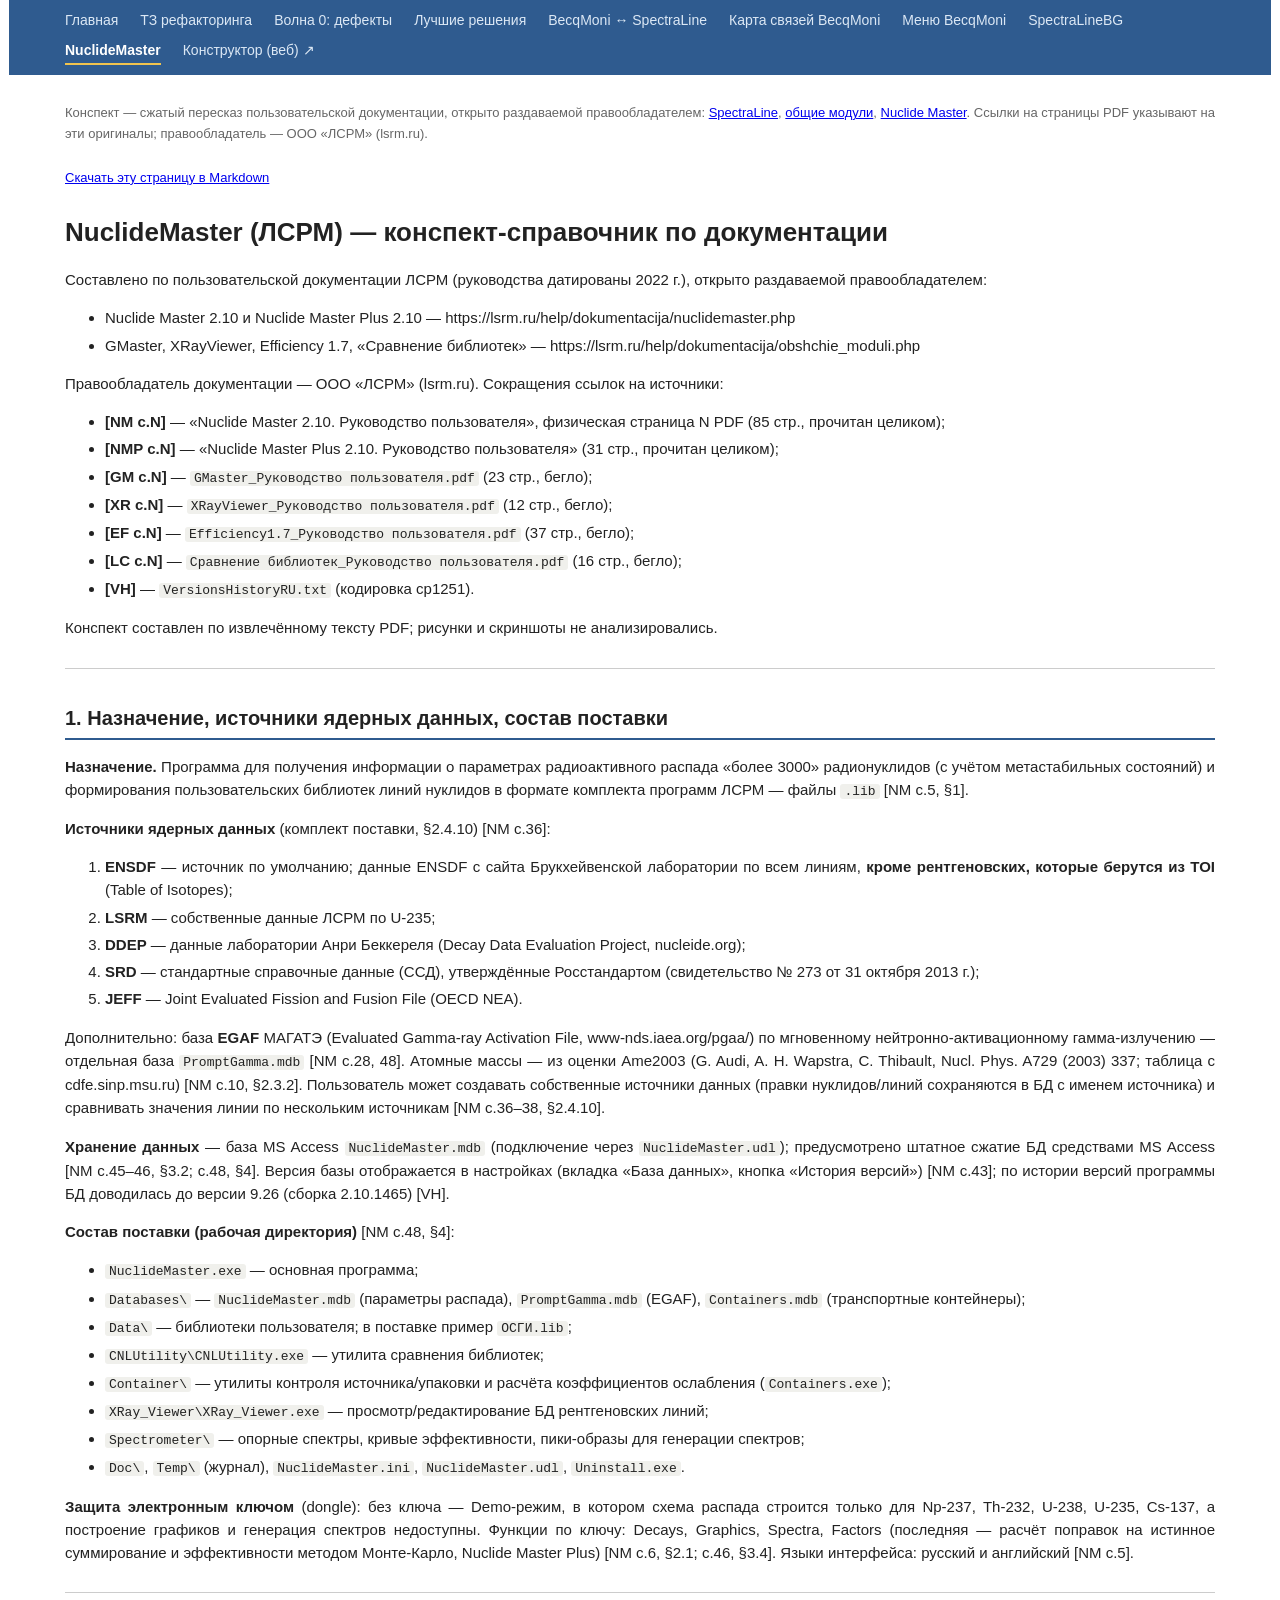
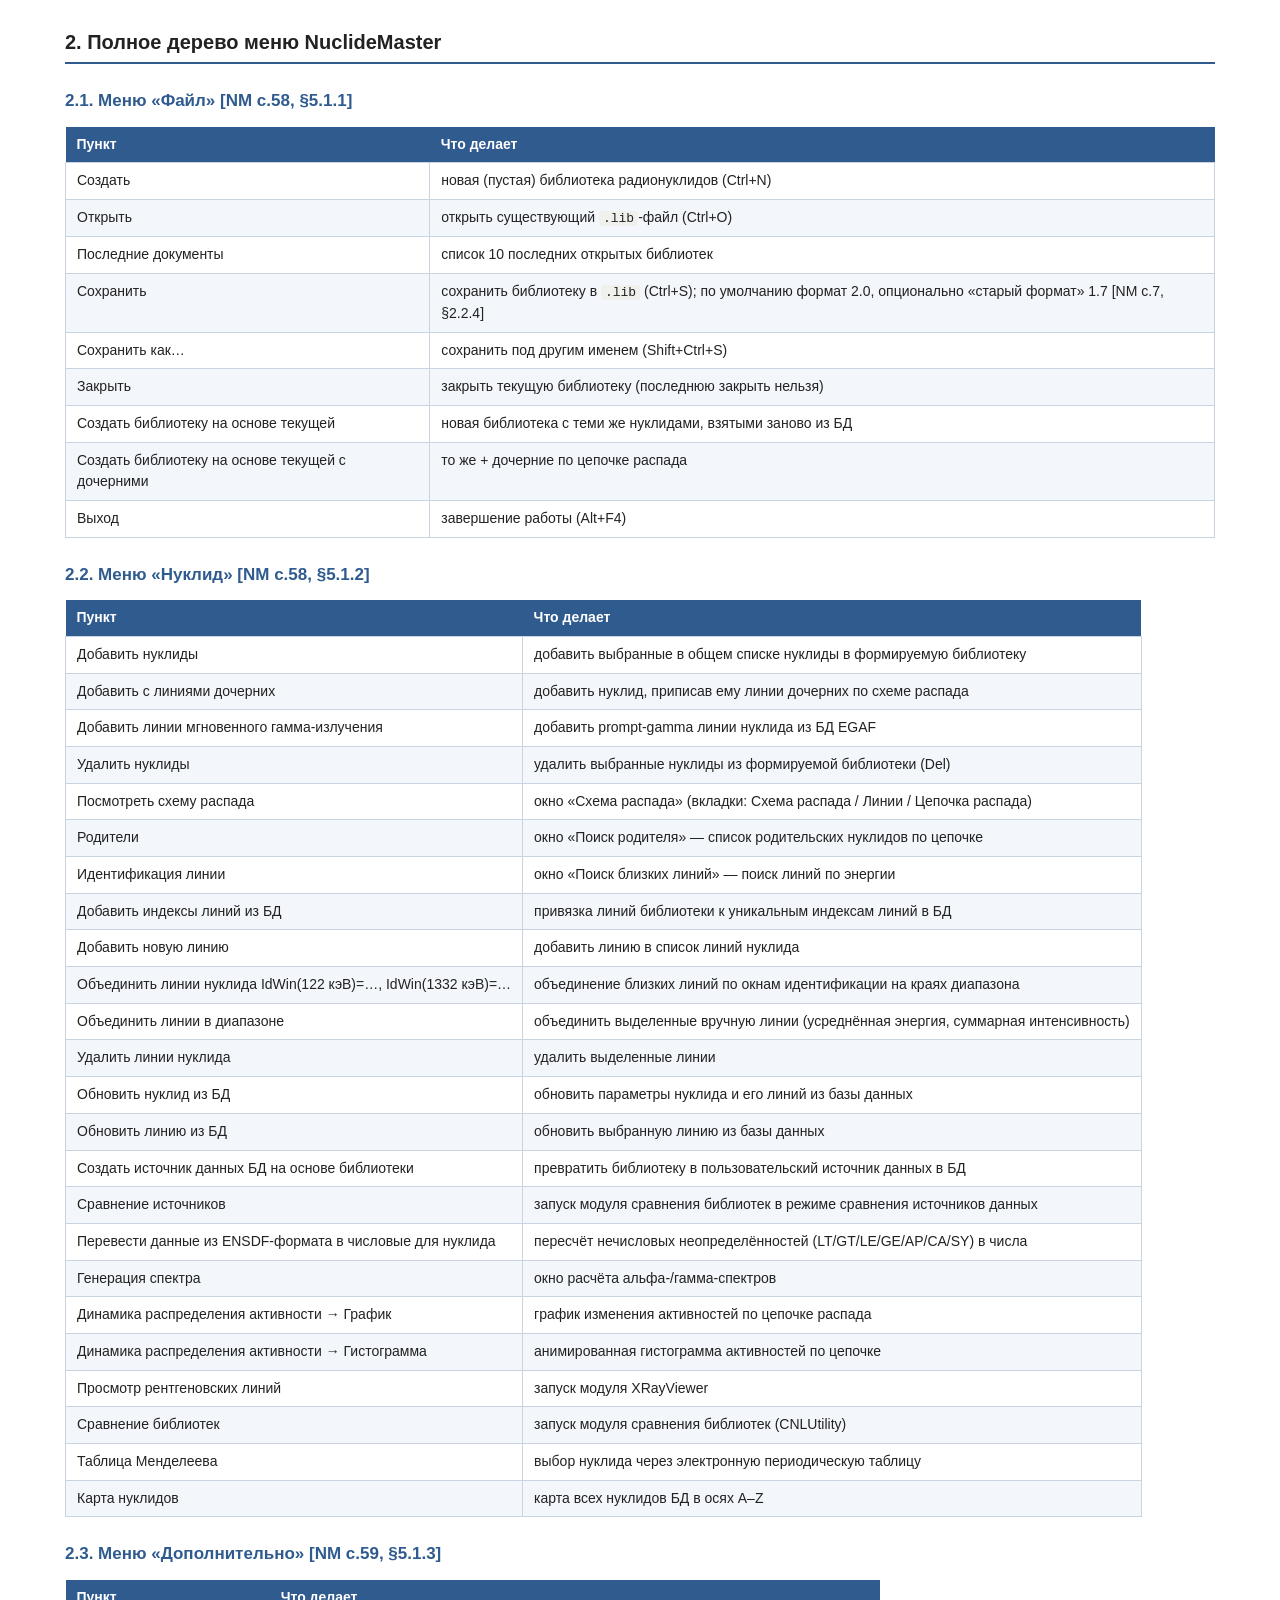
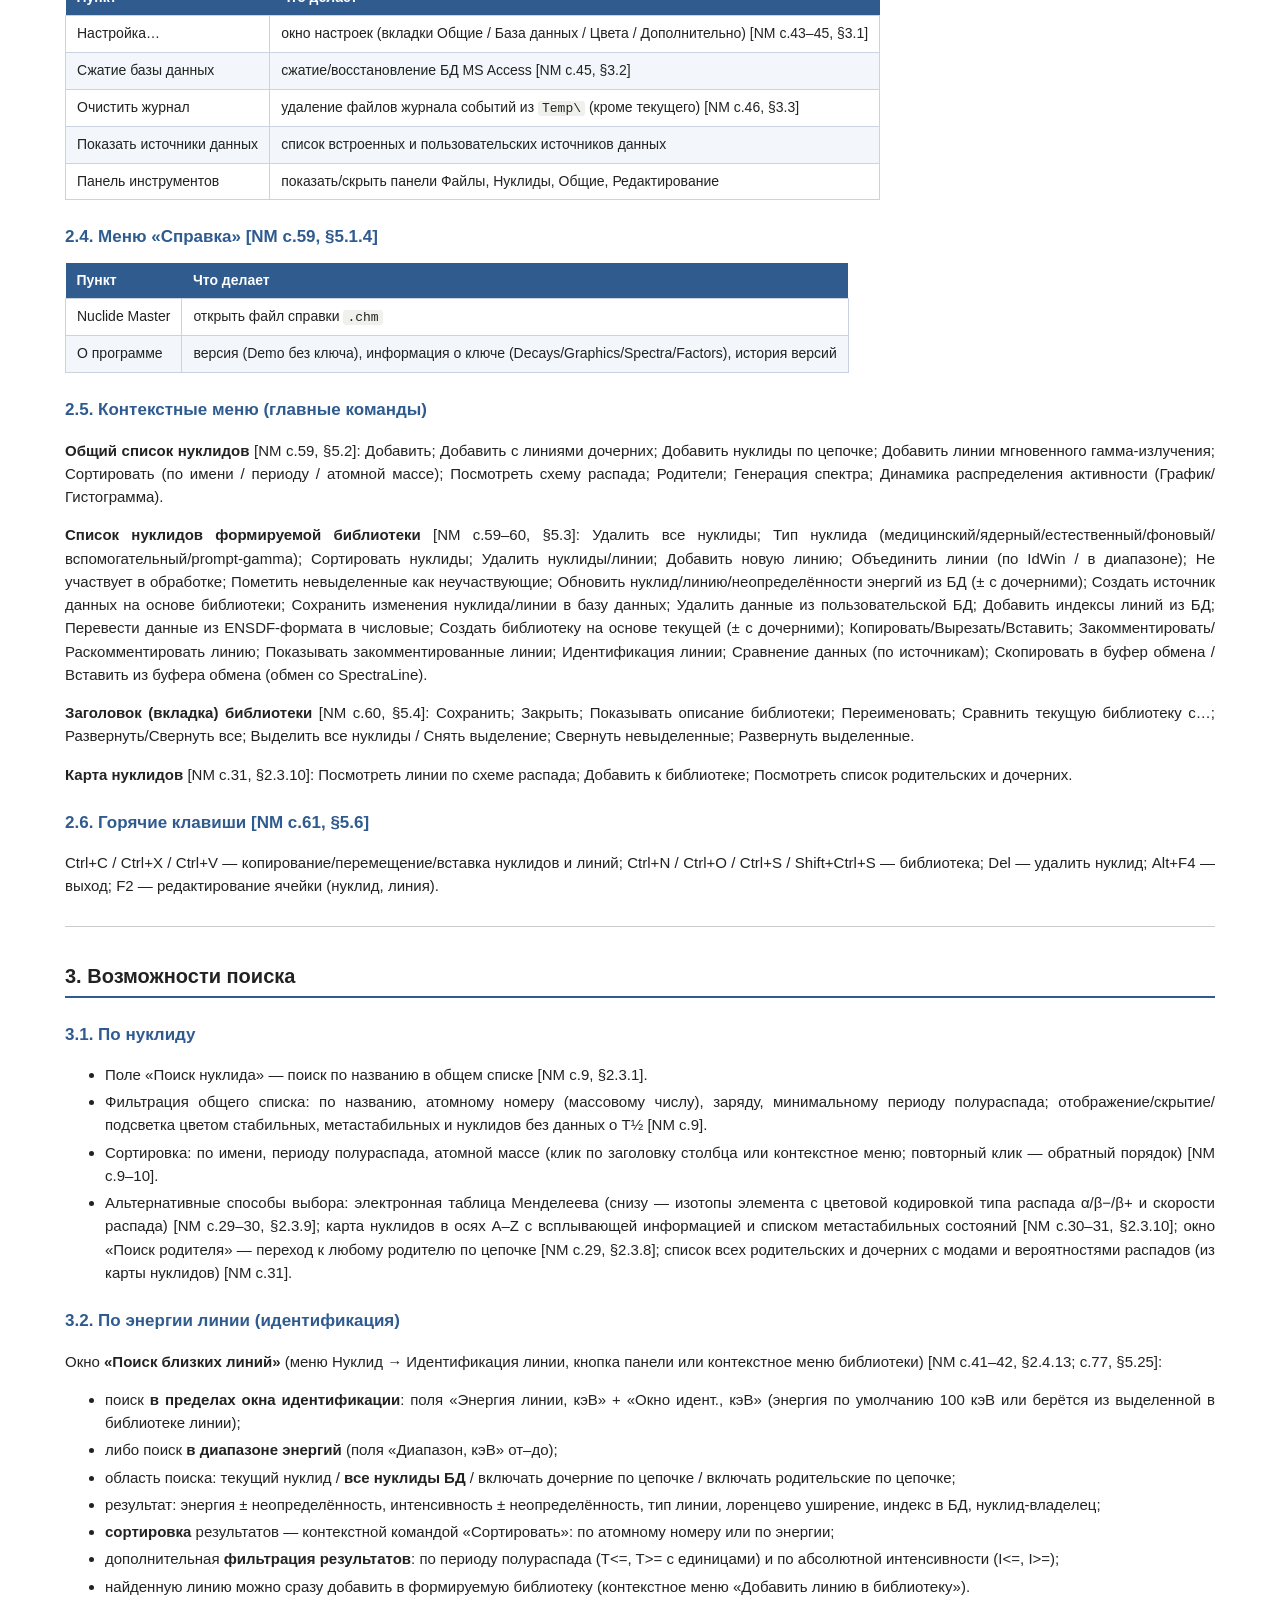
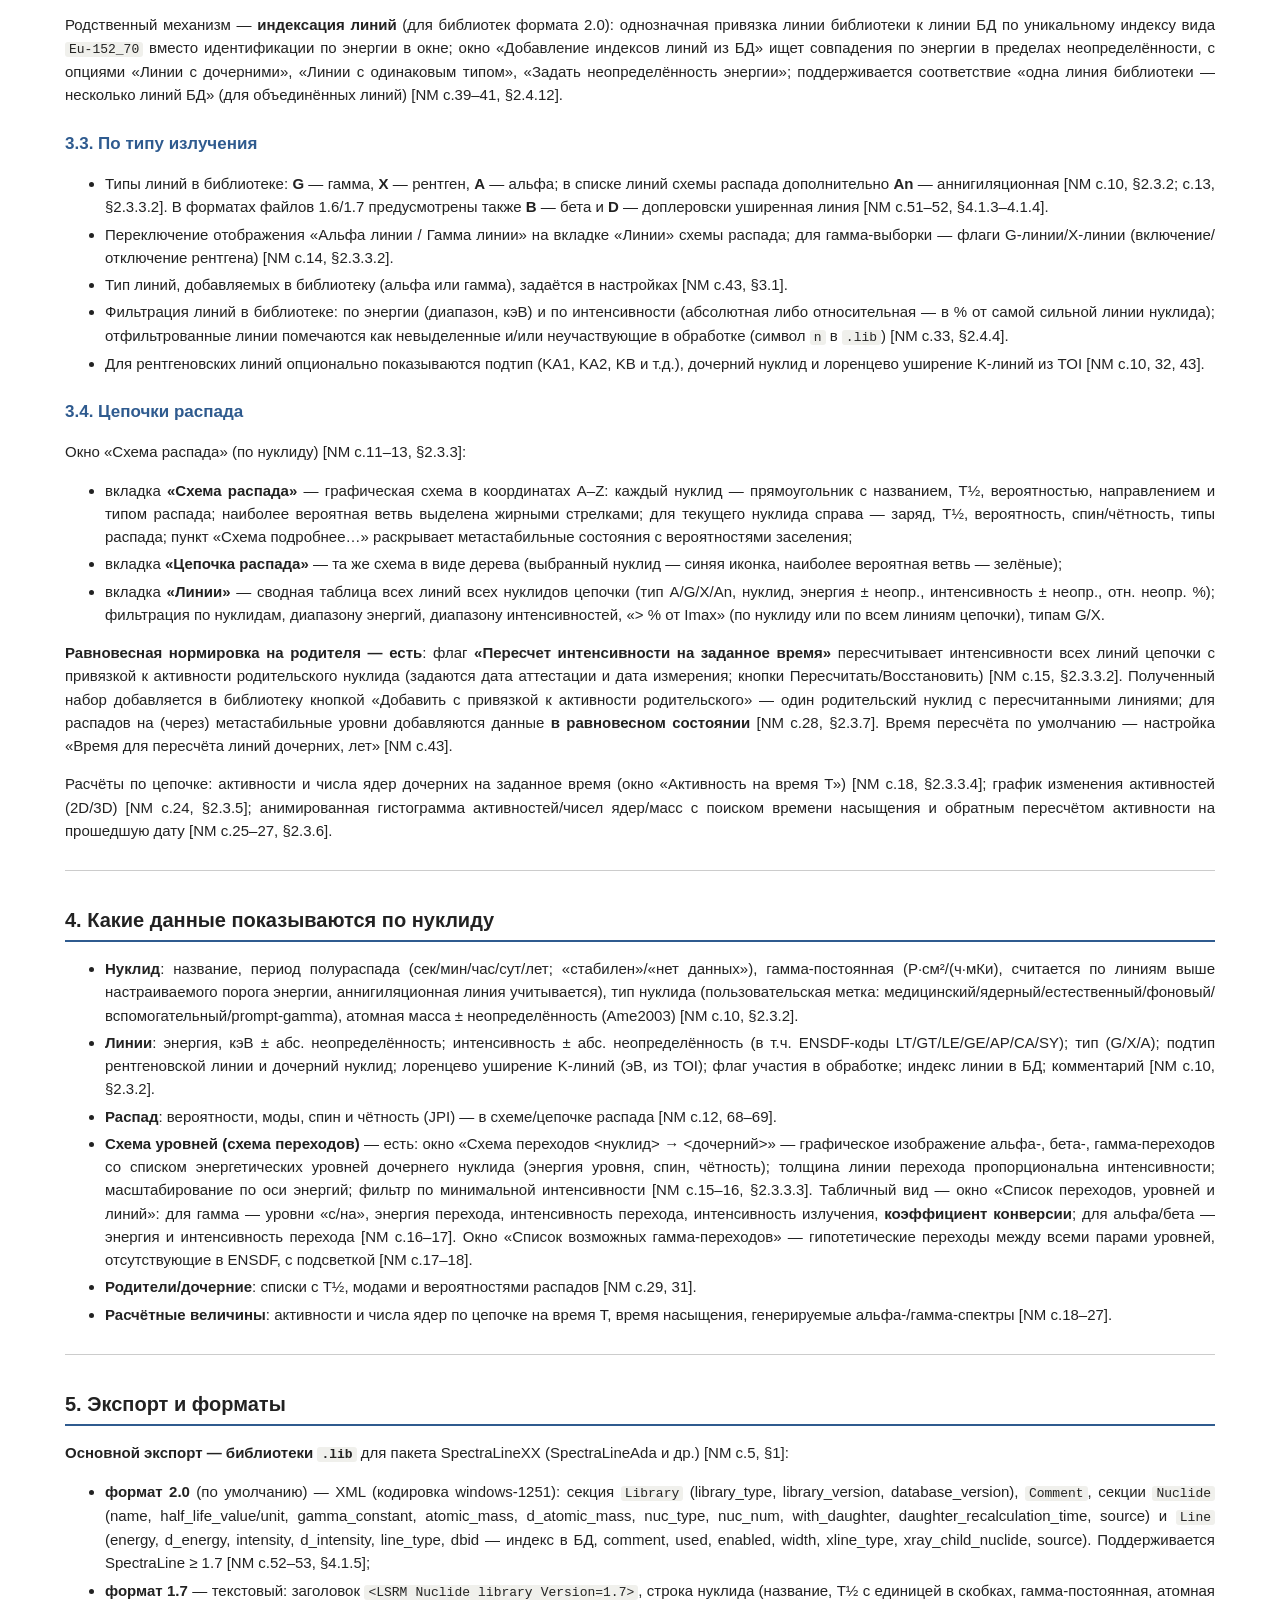
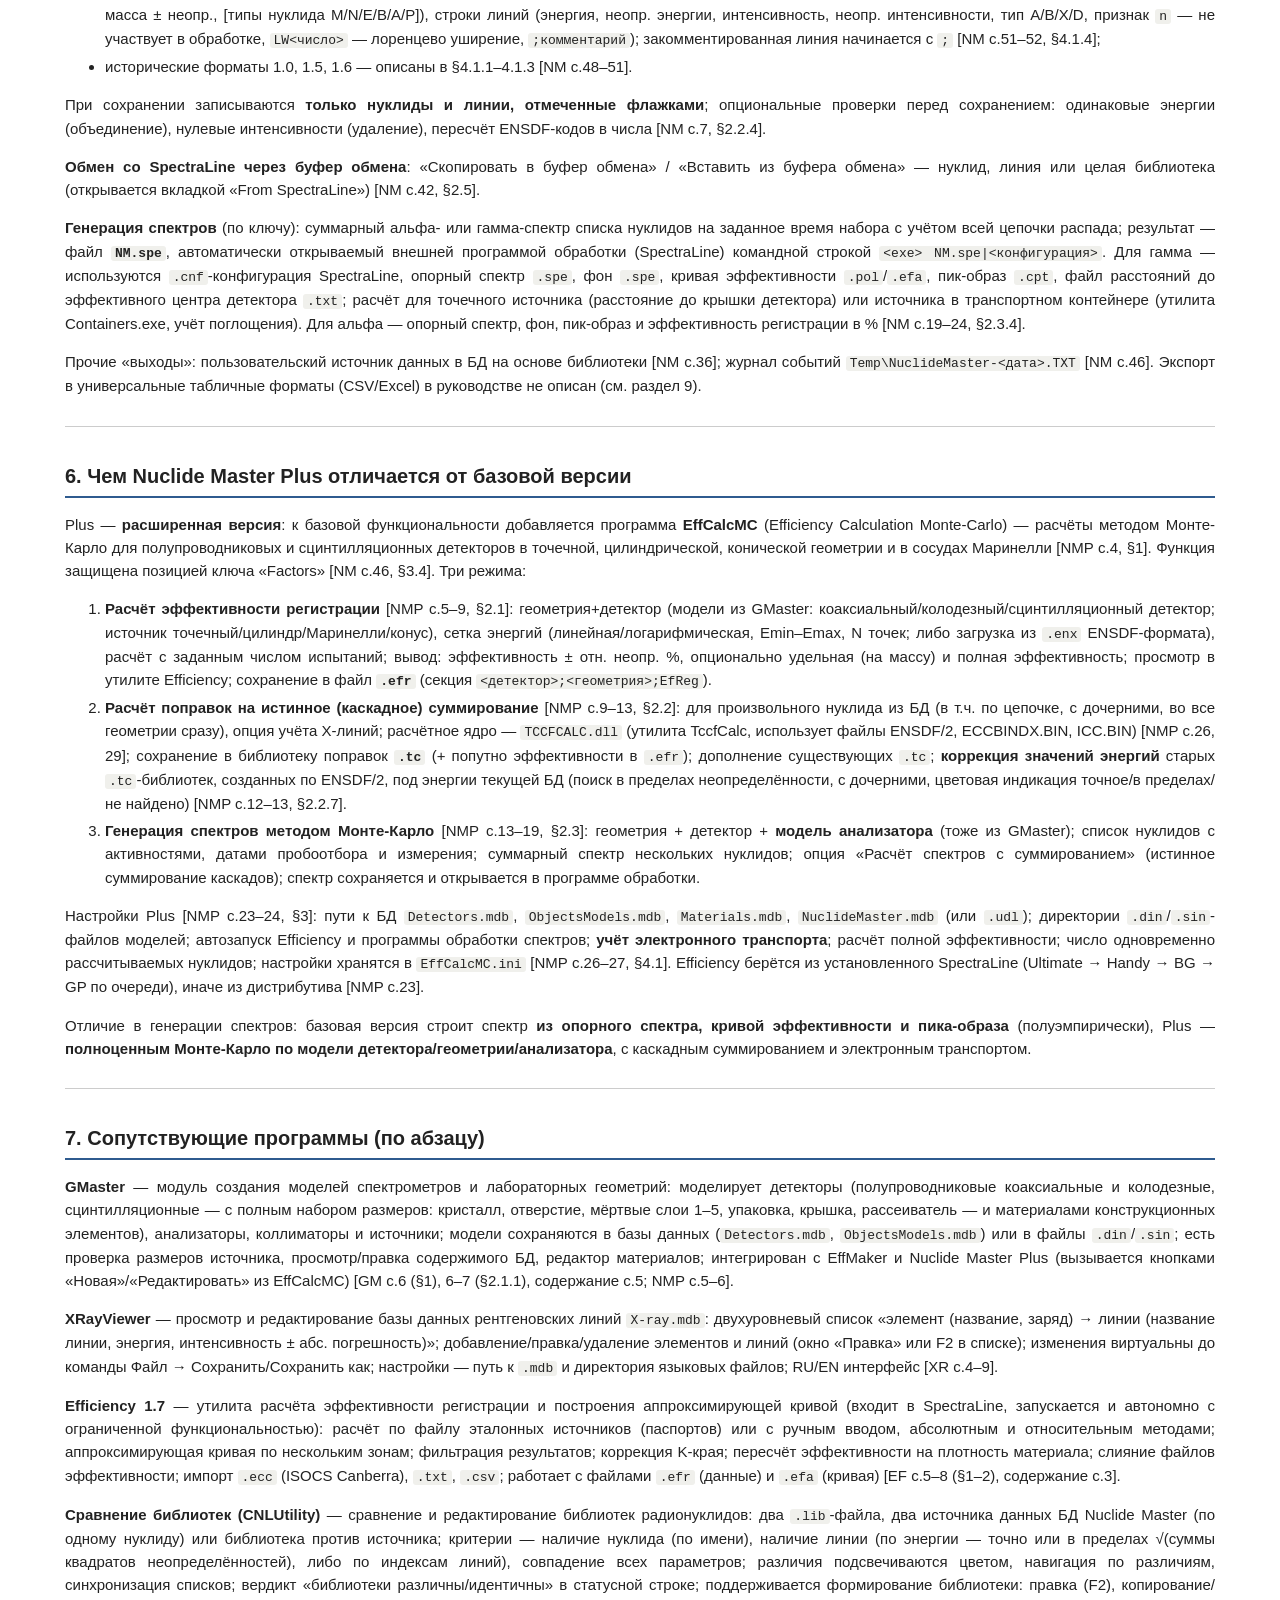
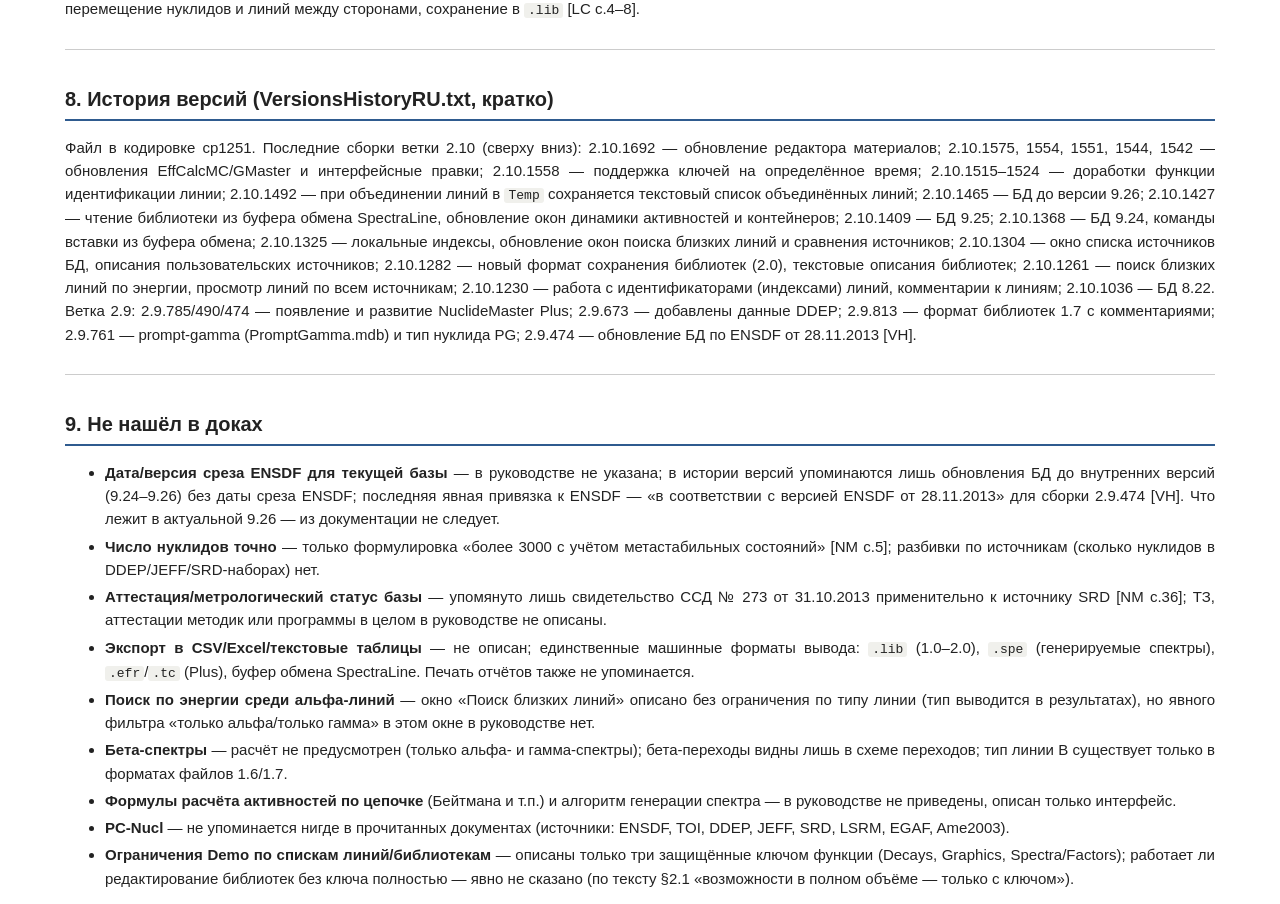
<file: nuclidemaster.html>
<!DOCTYPE html>
<html lang="ru">
<head>
<meta charset="utf-8">
<meta name="viewport" content="width=device-width, initial-scale=1">
<title>NuclideMaster — BecqMoni arch notes</title>
<style>
body { font-family: "Segoe UI", Calibri, sans-serif; font-size: 15px; line-height: 1.55; color: #222;
       max-width: 1150px; margin: 0 auto; padding: 0 56px 40px; background: #fff; }
nav { position: sticky; top: 0; background: #2f5b8f; margin: 0 -56px 28px; padding: 10px 56px;
      z-index: 5; display: flex; flex-wrap: wrap; row-gap: 8px; column-gap: 22px; }
nav a { color: #dce8f5; text-decoration: none; font-size: 14px; white-space: nowrap; }
nav a:hover { color: #fff; text-decoration: underline; }
nav a.act { color: #fff; font-weight: 600; border-bottom: 2px solid #f0c34e; padding-bottom: 2px; }
h1 { font-size: 26px; font-weight: 600; margin: 0 0 16px; }
h2 { font-size: 20px; font-weight: 600; margin: 34px 0 12px; border-bottom: 2px solid #2f5b8f; padding-bottom: 4px; }
h3 { font-size: 17px; font-weight: 600; margin: 24px 0 8px; color: #2f5b8f; }
table { border-collapse: collapse; width: 100%; margin: 12px 0 20px; display: block; overflow-x: auto; }
img { max-width: 100%; height: auto; }
th { background: #2f5b8f; color: #fff; text-align: left; padding: 7px 11px; font-weight: 600; font-size: 14px; }
td { border: 1px solid #c9d4e0; padding: 7px 11px; vertical-align: top; font-size: 14px; }
tr:nth-child(even) td { background: #f3f6fa; }
code { font-family: Consolas, monospace; font-size: 13px; background: #f0f0ec; padding: 0 4px; border-radius: 3px; }
pre { background: #f6f6f2; border: 1px solid #ddd; border-radius: 6px; padding: 12px 16px; overflow-x: auto; }
pre code { background: none; padding: 0; }
blockquote { border-left: 4px solid #d9a62e; background: #fdf6e3; margin: 16px 0; padding: 8px 16px; }
li { margin-bottom: 4px; }
p, li { text-align: justify; hyphens: auto; }
hr { border: none; border-top: 1px solid #ccc; margin: 28px 0; }
.meta { color: #666; font-size: 13px; margin-bottom: 24px; }
</style>
</head>
<body>
<nav><a href="index.html">Главная</a><a href="bm-arch-tz.html">ТЗ рефакторинга</a><a href="wave0.html">Волна 0: дефекты</a><a href="best-solutions.html">Лучшие решения</a><a href="comparison.html">BecqMoni ↔ SpectraLine</a><a href="arch-map.html">Карта связей BecqMoni</a><a href="menu-map.html">Меню BecqMoni</a><a href="spectraline.html">SpectraLineBG</a><a href="nuclidemaster.html" class="act">NuclideMaster</a><a href="wizard/" target="_blank" rel="noopener">Конструктор (веб) ↗</a></nav>
<p class="meta">Конспект — сжатый пересказ пользовательской документации, открыто раздаваемой правообладателем: <a href="https://lsrm.ru/help/dokumentacija/spectraline.php">SpectraLine</a>, <a href="https://lsrm.ru/help/dokumentacija/obshchie_moduli.php">общие модули</a>, <a href="https://lsrm.ru/help/dokumentacija/nuclidemaster.php">Nuclide Master</a>. Ссылки на страницы PDF указывают на эти оригиналы; правообладатель — ООО «ЛСРМ» (lsrm.ru).</p><p class="meta"><a href="nuclidemaster.md" download>Скачать эту страницу в Markdown</a></p><h1>NuclideMaster (ЛСРМ) — конспект-справочник по документации</h1>
<p>Составлено по пользовательской документации ЛСРМ (руководства датированы 2022 г.), открыто раздаваемой правообладателем:</p>
<ul>
<li>Nuclide Master 2.10 и Nuclide Master Plus 2.10 — https://lsrm.ru/help/dokumentacija/nuclidemaster.php</li>
<li>GMaster, XRayViewer, Efficiency 1.7, «Сравнение библиотек» — https://lsrm.ru/help/dokumentacija/obshchie_moduli.php</li>
</ul>
<p>Правообладатель документации — ООО «ЛСРМ» (lsrm.ru). Сокращения ссылок на источники:</p>
<ul>
<li><strong>[NM с.N]</strong> — «Nuclide Master 2.10. Руководство пользователя», физическая страница N PDF (85 стр., прочитан целиком);</li>
<li><strong>[NMP с.N]</strong> — «Nuclide Master Plus 2.10. Руководство пользователя» (31 стр., прочитан целиком);</li>
<li><strong>[GM с.N]</strong> — <code>GMaster_Руководство пользователя.pdf</code> (23 стр., бегло);</li>
<li><strong>[XR с.N]</strong> — <code>XRayViewer_Руководство пользователя.pdf</code> (12 стр., бегло);</li>
<li><strong>[EF с.N]</strong> — <code>Efficiency1.7_Руководство пользователя.pdf</code> (37 стр., бегло);</li>
<li><strong>[LC с.N]</strong> — <code>Сравнение библиотек_Руководство пользователя.pdf</code> (16 стр., бегло);</li>
<li><strong>[VH]</strong> — <code>VersionsHistoryRU.txt</code> (кодировка cp1251).</li>
</ul>
<p>Конспект составлен по извлечённому тексту PDF; рисунки и скриншоты не анализировались.</p>
<hr />
<h2>1. Назначение, источники ядерных данных, состав поставки</h2>
<p><strong>Назначение.</strong> Программа для получения информации о параметрах радиоактивного распада «более 3000» радионуклидов (с учётом метастабильных состояний) и формирования пользовательских библиотек линий нуклидов в формате комплекта программ ЛСРМ — файлы <code>.lib</code> [NM с.5, §1].</p>
<p><strong>Источники ядерных данных</strong> (комплект поставки, §2.4.10) [NM с.36]:</p>
<ol>
<li><strong>ENSDF</strong> — источник по умолчанию; данные ENSDF с сайта Брукхейвенской лаборатории по всем линиям, <strong>кроме рентгеновских, которые берутся из TOI</strong> (Table of Isotopes);</li>
<li><strong>LSRM</strong> — собственные данные ЛСРМ по U-235;</li>
<li><strong>DDEP</strong> — данные лаборатории Анри Беккереля (Decay Data Evaluation Project, nucleide.org);</li>
<li><strong>SRD</strong> — стандартные справочные данные (ССД), утверждённые Росстандартом (свидетельство № 273 от 31 октября 2013 г.);</li>
<li><strong>JEFF</strong> — Joint Evaluated Fission and Fusion File (OECD NEA).</li>
</ol>
<p>Дополнительно: база <strong>EGAF</strong> МАГАТЭ (Evaluated Gamma-ray Activation File, www-nds.iaea.org/pgaa/) по мгновенному нейтронно-активационному гамма-излучению — отдельная база <code>PromptGamma.mdb</code> [NM с.28, 48]. Атомные массы — из оценки Ame2003 (G. Audi, A. H. Wapstra, C. Thibault, Nucl. Phys. A729 (2003) 337; таблица с cdfe.sinp.msu.ru) [NM с.10, §2.3.2]. Пользователь может создавать собственные источники данных (правки нуклидов/линий сохраняются в БД с именем источника) и сравнивать значения линии по нескольким источникам [NM с.36–38, §2.4.10].</p>
<p><strong>Хранение данных</strong> — база MS Access <code>NuclideMaster.mdb</code> (подключение через <code>NuclideMaster.udl</code>); предусмотрено штатное сжатие БД средствами MS Access [NM с.45–46, §3.2; с.48, §4]. Версия базы отображается в настройках (вкладка «База данных», кнопка «История версий») [NM с.43]; по истории версий программы БД доводилась до версии 9.26 (сборка 2.10.1465) [VH].</p>
<p><strong>Состав поставки (рабочая директория)</strong> [NM с.48, §4]:</p>
<ul>
<li><code>NuclideMaster.exe</code> — основная программа;</li>
<li><code>Databases\</code> — <code>NuclideMaster.mdb</code> (параметры распада), <code>PromptGamma.mdb</code> (EGAF), <code>Containers.mdb</code> (транспортные контейнеры);</li>
<li><code>Data\</code> — библиотеки пользователя; в поставке пример <code>ОСГИ.lib</code>;</li>
<li><code>CNLUtility\CNLUtility.exe</code> — утилита сравнения библиотек;</li>
<li><code>Container\</code> — утилиты контроля источника/упаковки и расчёта коэффициентов ослабления (<code>Containers.exe</code>);</li>
<li><code>XRay_Viewer\XRay_Viewer.exe</code> — просмотр/редактирование БД рентгеновских линий;</li>
<li><code>Spectrometer\</code> — опорные спектры, кривые эффективности, пики-образы для генерации спектров;</li>
<li><code>Doc\</code>, <code>Temp\</code> (журнал), <code>NuclideMaster.ini</code>, <code>NuclideMaster.udl</code>, <code>Uninstall.exe</code>.</li>
</ul>
<p><strong>Защита электронным ключом</strong> (dongle): без ключа — Demo-режим, в котором схема распада строится только для Np-237, Th-232, U-238, U-235, Cs-137, а построение графиков и генерация спектров недоступны. Функции по ключу: Decays, Graphics, Spectra, Factors (последняя — расчёт поправок на истинное суммирование и эффективности методом Монте-Карло, Nuclide Master Plus) [NM с.6, §2.1; с.46, §3.4]. Языки интерфейса: русский и английский [NM с.5].</p>
<hr />
<h2>2. Полное дерево меню NuclideMaster</h2>
<h3>2.1. Меню «Файл» [NM с.58, §5.1.1]</h3>
<table>
<thead>
<tr>
<th>Пункт</th>
<th>Что делает</th>
</tr>
</thead>
<tbody>
<tr>
<td>Создать</td>
<td>новая (пустая) библиотека радионуклидов (Ctrl+N)</td>
</tr>
<tr>
<td>Открыть</td>
<td>открыть существующий <code>.lib</code>-файл (Ctrl+O)</td>
</tr>
<tr>
<td>Последние документы</td>
<td>список 10 последних открытых библиотек</td>
</tr>
<tr>
<td>Сохранить</td>
<td>сохранить библиотеку в <code>.lib</code> (Ctrl+S); по умолчанию формат 2.0, опционально «старый формат» 1.7 [NM с.7, §2.2.4]</td>
</tr>
<tr>
<td>Сохранить как…</td>
<td>сохранить под другим именем (Shift+Ctrl+S)</td>
</tr>
<tr>
<td>Закрыть</td>
<td>закрыть текущую библиотеку (последнюю закрыть нельзя)</td>
</tr>
<tr>
<td>Создать библиотеку на основе текущей</td>
<td>новая библиотека с теми же нуклидами, взятыми заново из БД</td>
</tr>
<tr>
<td>Создать библиотеку на основе текущей с дочерними</td>
<td>то же + дочерние по цепочке распада</td>
</tr>
<tr>
<td>Выход</td>
<td>завершение работы (Alt+F4)</td>
</tr>
</tbody>
</table>
<h3>2.2. Меню «Нуклид» [NM с.58, §5.1.2]</h3>
<table>
<thead>
<tr>
<th>Пункт</th>
<th>Что делает</th>
</tr>
</thead>
<tbody>
<tr>
<td>Добавить нуклиды</td>
<td>добавить выбранные в общем списке нуклиды в формируемую библиотеку</td>
</tr>
<tr>
<td>Добавить с линиями дочерних</td>
<td>добавить нуклид, приписав ему линии дочерних по схеме распада</td>
</tr>
<tr>
<td>Добавить линии мгновенного гамма-излучения</td>
<td>добавить prompt-gamma линии нуклида из БД EGAF</td>
</tr>
<tr>
<td>Удалить нуклиды</td>
<td>удалить выбранные нуклиды из формируемой библиотеки (Del)</td>
</tr>
<tr>
<td>Посмотреть схему распада</td>
<td>окно «Схема распада» (вкладки: Схема распада / Линии / Цепочка распада)</td>
</tr>
<tr>
<td>Родители</td>
<td>окно «Поиск родителя» — список родительских нуклидов по цепочке</td>
</tr>
<tr>
<td>Идентификация линии</td>
<td>окно «Поиск близких линий» — поиск линий по энергии</td>
</tr>
<tr>
<td>Добавить индексы линий из БД</td>
<td>привязка линий библиотеки к уникальным индексам линий в БД</td>
</tr>
<tr>
<td>Добавить новую линию</td>
<td>добавить линию в список линий нуклида</td>
</tr>
<tr>
<td>Объединить линии нуклида IdWin(122 кэВ)=…, IdWin(1332 кэВ)=…</td>
<td>объединение близких линий по окнам идентификации на краях диапазона</td>
</tr>
<tr>
<td>Объединить линии в диапазоне</td>
<td>объединить выделенные вручную линии (усреднённая энергия, суммарная интенсивность)</td>
</tr>
<tr>
<td>Удалить линии нуклида</td>
<td>удалить выделенные линии</td>
</tr>
<tr>
<td>Обновить нуклид из БД</td>
<td>обновить параметры нуклида и его линий из базы данных</td>
</tr>
<tr>
<td>Обновить линию из БД</td>
<td>обновить выбранную линию из базы данных</td>
</tr>
<tr>
<td>Создать источник данных БД на основе библиотеки</td>
<td>превратить библиотеку в пользовательский источник данных в БД</td>
</tr>
<tr>
<td>Сравнение источников</td>
<td>запуск модуля сравнения библиотек в режиме сравнения источников данных</td>
</tr>
<tr>
<td>Перевести данные из ENSDF-формата в числовые для нуклида</td>
<td>пересчёт нечисловых неопределённостей (LT/GT/LE/GE/AP/CA/SY) в числа</td>
</tr>
<tr>
<td>Генерация спектра</td>
<td>окно расчёта альфа-/гамма-спектров</td>
</tr>
<tr>
<td>Динамика распределения активности → График</td>
<td>график изменения активностей по цепочке распада</td>
</tr>
<tr>
<td>Динамика распределения активности → Гистограмма</td>
<td>анимированная гистограмма активностей по цепочке</td>
</tr>
<tr>
<td>Просмотр рентгеновских линий</td>
<td>запуск модуля XRayViewer</td>
</tr>
<tr>
<td>Сравнение библиотек</td>
<td>запуск модуля сравнения библиотек (CNLUtility)</td>
</tr>
<tr>
<td>Таблица Менделеева</td>
<td>выбор нуклида через электронную периодическую таблицу</td>
</tr>
<tr>
<td>Карта нуклидов</td>
<td>карта всех нуклидов БД в осях A–Z</td>
</tr>
</tbody>
</table>
<h3>2.3. Меню «Дополнительно» [NM с.59, §5.1.3]</h3>
<table>
<thead>
<tr>
<th>Пункт</th>
<th>Что делает</th>
</tr>
</thead>
<tbody>
<tr>
<td>Настройка…</td>
<td>окно настроек (вкладки Общие / База данных / Цвета / Дополнительно) [NM с.43–45, §3.1]</td>
</tr>
<tr>
<td>Сжатие базы данных</td>
<td>сжатие/восстановление БД MS Access [NM с.45, §3.2]</td>
</tr>
<tr>
<td>Очистить журнал</td>
<td>удаление файлов журнала событий из <code>Temp\</code> (кроме текущего) [NM с.46, §3.3]</td>
</tr>
<tr>
<td>Показать источники данных</td>
<td>список встроенных и пользовательских источников данных</td>
</tr>
<tr>
<td>Панель инструментов</td>
<td>показать/скрыть панели Файлы, Нуклиды, Общие, Редактирование</td>
</tr>
</tbody>
</table>
<h3>2.4. Меню «Справка» [NM с.59, §5.1.4]</h3>
<table>
<thead>
<tr>
<th>Пункт</th>
<th>Что делает</th>
</tr>
</thead>
<tbody>
<tr>
<td>Nuclide Master</td>
<td>открыть файл справки <code>.chm</code></td>
</tr>
<tr>
<td>О программе</td>
<td>версия (Demo без ключа), информация о ключе (Decays/Graphics/Spectra/Factors), история версий</td>
</tr>
</tbody>
</table>
<h3>2.5. Контекстные меню (главные команды)</h3>
<p><strong>Общий список нуклидов</strong> [NM с.59, §5.2]: Добавить; Добавить с линиями дочерних; Добавить нуклиды по цепочке; Добавить линии мгновенного гамма-излучения; Сортировать (по имени / периоду / атомной массе); Посмотреть схему распада; Родители; Генерация спектра; Динамика распределения активности (График/Гистограмма).</p>
<p><strong>Список нуклидов формируемой библиотеки</strong> [NM с.59–60, §5.3]: Удалить все нуклиды; Тип нуклида (медицинский/ядерный/естественный/фоновый/вспомогательный/prompt-gamma); Сортировать нуклиды; Удалить нуклиды/линии; Добавить новую линию; Объединить линии (по IdWin / в диапазоне); Не участвует в обработке; Пометить невыделенные как неучаствующие; Обновить нуклид/линию/неопределённости энергий из БД (± с дочерними); Создать источник данных на основе библиотеки; Сохранить изменения нуклида/линии в базу данных; Удалить данные из пользовательской БД; Добавить индексы линий из БД; Перевести данные из ENSDF-формата в числовые; Создать библиотеку на основе текущей (± с дочерними); Копировать/Вырезать/Вставить; Закомментировать/Раскомментировать линию; Показывать закомментированные линии; Идентификация линии; Сравнение данных (по источникам); Скопировать в буфер обмена / Вставить из буфера обмена (обмен со SpectraLine).</p>
<p><strong>Заголовок (вкладка) библиотеки</strong> [NM с.60, §5.4]: Сохранить; Закрыть; Показывать описание библиотеки; Переименовать; Сравнить текущую библиотеку с…; Развернуть/Свернуть все; Выделить все нуклиды / Снять выделение; Свернуть невыделенные; Развернуть выделенные.</p>
<p><strong>Карта нуклидов</strong> [NM с.31, §2.3.10]: Посмотреть линии по схеме распада; Добавить к библиотеке; Посмотреть список родительских и дочерних.</p>
<h3>2.6. Горячие клавиши [NM с.61, §5.6]</h3>
<p>Ctrl+C / Ctrl+X / Ctrl+V — копирование/перемещение/вставка нуклидов и линий; Ctrl+N / Ctrl+O / Ctrl+S / Shift+Ctrl+S — библиотека; Del — удалить нуклид; Alt+F4 — выход; F2 — редактирование ячейки (нуклид, линия).</p>
<hr />
<h2>3. Возможности поиска</h2>
<h3>3.1. По нуклиду</h3>
<ul>
<li>Поле «Поиск нуклида» — поиск по названию в общем списке [NM с.9, §2.3.1].</li>
<li>Фильтрация общего списка: по названию, атомному номеру (массовому числу), заряду, минимальному периоду полураспада; отображение/скрытие/подсветка цветом стабильных, метастабильных и нуклидов без данных о T½ [NM с.9].</li>
<li>Сортировка: по имени, периоду полураспада, атомной массе (клик по заголовку столбца или контекстное меню; повторный клик — обратный порядок) [NM с.9–10].</li>
<li>Альтернативные способы выбора: электронная таблица Менделеева (снизу — изотопы элемента с цветовой кодировкой типа распада α/β−/β+ и скорости распада) [NM с.29–30, §2.3.9]; карта нуклидов в осях A–Z с всплывающей информацией и списком метастабильных состояний [NM с.30–31, §2.3.10]; окно «Поиск родителя» — переход к любому родителю по цепочке [NM с.29, §2.3.8]; список всех родительских и дочерних с модами и вероятностями распадов (из карты нуклидов) [NM с.31].</li>
</ul>
<h3>3.2. По энергии линии (идентификация)</h3>
<p>Окно <strong>«Поиск близких линий»</strong> (меню Нуклид → Идентификация линии, кнопка панели или контекстное меню библиотеки) [NM с.41–42, §2.4.13; с.77, §5.25]:</p>
<ul>
<li>поиск <strong>в пределах окна идентификации</strong>: поля «Энергия линии, кэВ» + «Окно идент., кэВ» (энергия по умолчанию 100 кэВ или берётся из выделенной в библиотеке линии);</li>
<li>либо поиск <strong>в диапазоне энергий</strong> (поля «Диапазон, кэВ» от–до);</li>
<li>область поиска: текущий нуклид / <strong>все нуклиды БД</strong> / включать дочерние по цепочке / включать родительские по цепочке;</li>
<li>результат: энергия ± неопределённость, интенсивность ± неопределённость, тип линии, лоренцево уширение, индекс в БД, нуклид-владелец;</li>
<li><strong>сортировка</strong> результатов — контекстной командой «Сортировать»: по атомному номеру или по энергии;</li>
<li>дополнительная <strong>фильтрация результатов</strong>: по периоду полураспада (T&lt;=, T&gt;= с единицами) и по абсолютной интенсивности (I&lt;=, I&gt;=);</li>
<li>найденную линию можно сразу добавить в формируемую библиотеку (контекстное меню «Добавить линию в библиотеку»).</li>
</ul>
<p>Родственный механизм — <strong>индексация линий</strong> (для библиотек формата 2.0): однозначная привязка линии библиотеки к линии БД по уникальному индексу вида <code>Eu-152_70</code> вместо идентификации по энергии в окне; окно «Добавление индексов линий из БД» ищет совпадения по энергии в пределах неопределённости, с опциями «Линии с дочерними», «Линии с одинаковым типом», «Задать неопределённость энергии»; поддерживается соответствие «одна линия библиотеки — несколько линий БД» (для объединённых линий) [NM с.39–41, §2.4.12].</p>
<h3>3.3. По типу излучения</h3>
<ul>
<li>Типы линий в библиотеке: <strong>G</strong> — гамма, <strong>X</strong> — рентген, <strong>A</strong> — альфа; в списке линий схемы распада дополнительно <strong>An</strong> — аннигиляционная [NM с.10, §2.3.2; с.13, §2.3.3.2]. В форматах файлов 1.6/1.7 предусмотрены также <strong>B</strong> — бета и <strong>D</strong> — доплеровски уширенная линия [NM с.51–52, §4.1.3–4.1.4].</li>
<li>Переключение отображения «Альфа линии / Гамма линии» на вкладке «Линии» схемы распада; для гамма-выборки — флаги G-линии/X-линии (включение/отключение рентгена) [NM с.14, §2.3.3.2].</li>
<li>Тип линий, добавляемых в библиотеку (альфа или гамма), задаётся в настройках [NM с.43, §3.1].</li>
<li>Фильтрация линий в библиотеке: по энергии (диапазон, кэВ) и по интенсивности (абсолютная либо относительная — в % от самой сильной линии нуклида); отфильтрованные линии помечаются как невыделенные и/или неучаствующие в обработке (символ <code>n</code> в <code>.lib</code>) [NM с.33, §2.4.4].</li>
<li>Для рентгеновских линий опционально показываются подтип (KA1, KA2, KB и т.д.), дочерний нуклид и лоренцево уширение K-линий из TOI [NM с.10, 32, 43].</li>
</ul>
<h3>3.4. Цепочки распада</h3>
<p>Окно «Схема распада» (по нуклиду) [NM с.11–13, §2.3.3]:</p>
<ul>
<li>вкладка <strong>«Схема распада»</strong> — графическая схема в координатах A–Z: каждый нуклид — прямоугольник с названием, T½, вероятностью, направлением и типом распада; наиболее вероятная ветвь выделена жирными стрелками; для текущего нуклида справа — заряд, T½, вероятность, спин/чётность, типы распада; пункт «Схема подробнее…» раскрывает метастабильные состояния с вероятностями заселения;</li>
<li>вкладка <strong>«Цепочка распада»</strong> — та же схема в виде дерева (выбранный нуклид — синяя иконка, наиболее вероятная ветвь — зелёные);</li>
<li>вкладка <strong>«Линии»</strong> — сводная таблица всех линий всех нуклидов цепочки (тип A/G/X/An, нуклид, энергия ± неопр., интенсивность ± неопр., отн. неопр. %); фильтрация по нуклидам, диапазону энергий, диапазону интенсивностей, «&gt; % от Imax» (по нуклиду или по всем линиям цепочки), типам G/X.</li>
</ul>
<p><strong>Равновесная нормировка на родителя — есть</strong>: флаг <strong>«Пересчет интенсивности на заданное время»</strong> пересчитывает интенсивности всех линий цепочки с привязкой к активности родительского нуклида (задаются дата аттестации и дата измерения; кнопки Пересчитать/Восстановить) [NM с.15, §2.3.3.2]. Полученный набор добавляется в библиотеку кнопкой «Добавить с привязкой к активности родительского» — один родительский нуклид с пересчитанными линиями; для распадов на (через) метастабильные уровни добавляются данные <strong>в равновесном состоянии</strong> [NM с.28, §2.3.7]. Время пересчёта по умолчанию — настройка «Время для пересчёта линий дочерних, лет» [NM с.43].</p>
<p>Расчёты по цепочке: активности и числа ядер дочерних на заданное время (окно «Активность на время Т») [NM с.18, §2.3.3.4]; график изменения активностей (2D/3D) [NM с.24, §2.3.5]; анимированная гистограмма активностей/чисел ядер/масс с поиском времени насыщения и обратным пересчётом активности на прошедшую дату [NM с.25–27, §2.3.6].</p>
<hr />
<h2>4. Какие данные показываются по нуклиду</h2>
<ul>
<li><strong>Нуклид</strong>: название, период полураспада (сек/мин/час/сут/лет; «стабилен»/«нет данных»), гамма-постоянная (Р·см²/(ч·мКи), считается по линиям выше настраиваемого порога энергии, аннигиляционная линия учитывается), тип нуклида (пользовательская метка: медицинский/ядерный/естественный/фоновый/вспомогательный/prompt-gamma), атомная масса ± неопределённость (Ame2003) [NM с.10, §2.3.2].</li>
<li><strong>Линии</strong>: энергия, кэВ ± абс. неопределённость; интенсивность ± абс. неопределённость (в т.ч. ENSDF-коды LT/GT/LE/GE/AP/CA/SY); тип (G/X/A); подтип рентгеновской линии и дочерний нуклид; лоренцево уширение K-линий (эВ, из TOI); флаг участия в обработке; индекс линии в БД; комментарий [NM с.10, §2.3.2].</li>
<li><strong>Распад</strong>: вероятности, моды, спин и чётность (JPI) — в схеме/цепочке распада [NM с.12, 68–69].</li>
<li><strong>Схема уровней (схема переходов)</strong> — есть: окно «Схема переходов &lt;нуклид&gt; → &lt;дочерний&gt;» — графическое изображение альфа-, бета-, гамма-переходов со списком энергетических уровней дочернего нуклида (энергия уровня, спин, чётность); толщина линии перехода пропорциональна интенсивности; масштабирование по оси энергий; фильтр по минимальной интенсивности [NM с.15–16, §2.3.3.3]. Табличный вид — окно «Список переходов, уровней и линий»: для гамма — уровни «с/на», энергия перехода, интенсивность перехода, интенсивность излучения, <strong>коэффициент конверсии</strong>; для альфа/бета — энергия и интенсивность перехода [NM с.16–17]. Окно «Список возможных гамма-переходов» — гипотетические переходы между всеми парами уровней, отсутствующие в ENSDF, с подсветкой [NM с.17–18].</li>
<li><strong>Родители/дочерние</strong>: списки с T½, модами и вероятностями распадов [NM с.29, 31].</li>
<li><strong>Расчётные величины</strong>: активности и числа ядер по цепочке на время T, время насыщения, генерируемые альфа-/гамма-спектры [NM с.18–27].</li>
</ul>
<hr />
<h2>5. Экспорт и форматы</h2>
<p><strong>Основной экспорт — библиотеки <code>.lib</code></strong> для пакета SpectraLineXX (SpectraLineAda и др.) [NM с.5, §1]:</p>
<ul>
<li><strong>формат 2.0</strong> (по умолчанию) — XML (кодировка windows-1251): секция <code>Library</code> (library_type, library_version, database_version), <code>Comment</code>, секции <code>Nuclide</code> (name, half_life_value/unit, gamma_constant, atomic_mass, d_atomic_mass, nuc_type, nuc_num, with_daughter, daughter_recalculation_time, source) и <code>Line</code> (energy, d_energy, intensity, d_intensity, line_type, dbid — индекс в БД, comment, used, enabled, width, xline_type, xray_child_nuclide, source). Поддерживается SpectraLine ≥ 1.7 [NM с.52–53, §4.1.5];</li>
<li><strong>формат 1.7</strong> — текстовый: заголовок <code>&lt;LSRM Nuclide library Version=1.7&gt;</code>, строка нуклида (название, T½ с единицей в скобках, гамма-постоянная, атомная масса ± неопр., [типы нуклида M/N/E/B/A/P]), строки линий (энергия, неопр. энергии, интенсивность, неопр. интенсивности, тип A/B/X/D, признак <code>n</code> — не участвует в обработке, <code>LW&lt;число&gt;</code> — лоренцево уширение, <code>;комментарий</code>); закомментированная линия начинается с <code>;</code> [NM с.51–52, §4.1.4];</li>
<li>исторические форматы 1.0, 1.5, 1.6 — описаны в §4.1.1–4.1.3 [NM с.48–51].</li>
</ul>
<p>При сохранении записываются <strong>только нуклиды и линии, отмеченные флажками</strong>; опциональные проверки перед сохранением: одинаковые энергии (объединение), нулевые интенсивности (удаление), пересчёт ENSDF-кодов в числа [NM с.7, §2.2.4].</p>
<p><strong>Обмен со SpectraLine через буфер обмена</strong>: «Скопировать в буфер обмена» / «Вставить из буфера обмена» — нуклид, линия или целая библиотека (открывается вкладкой «From SpectraLine») [NM с.42, §2.5].</p>
<p><strong>Генерация спектров</strong> (по ключу): суммарный альфа- или гамма-спектр списка нуклидов на заданное время набора с учётом всей цепочки распада; результат — файл <strong><code>NM.spe</code></strong>, автоматически открываемый внешней программой обработки (SpectraLine) командной строкой <code>&lt;exe&gt; NM.spe|&lt;конфигурация&gt;</code>. Для гамма — используются <code>.cnf</code>-конфигурация SpectraLine, опорный спектр <code>.spe</code>, фон <code>.spe</code>, кривая эффективности <code>.pol</code>/<code>.efa</code>, пик-образ <code>.cpt</code>, файл расстояний до эффективного центра детектора <code>.txt</code>; расчёт для точечного источника (расстояние до крышки детектора) или источника в транспортном контейнере (утилита Containers.exe, учёт поглощения). Для альфа — опорный спектр, фон, пик-образ и эффективность регистрации в % [NM с.19–24, §2.3.4].</p>
<p>Прочие «выходы»: пользовательский источник данных в БД на основе библиотеки [NM с.36]; журнал событий <code>Temp\NuclideMaster-&lt;дата&gt;.TXT</code> [NM с.46]. Экспорт в универсальные табличные форматы (CSV/Excel) в руководстве не описан (см. раздел 9).</p>
<hr />
<h2>6. Чем Nuclide Master Plus отличается от базовой версии</h2>
<p>Plus — <strong>расширенная версия</strong>: к базовой функциональности добавляется программа <strong>EffCalcMC</strong> (Efficiency Calculation Monte-Carlo) — расчёты методом Монте-Карло для полупроводниковых и сцинтилляционных детекторов в точечной, цилиндрической, конической геометрии и в сосудах Маринелли [NMP с.4, §1]. Функция защищена позицией ключа «Factors» [NM с.46, §3.4]. Три режима:</p>
<ol>
<li><strong>Расчёт эффективности регистрации</strong> [NMP с.5–9, §2.1]: геометрия+детектор (модели из GMaster: коаксиальный/колодезный/сцинтилляционный детектор; источник точечный/цилиндр/Маринелли/конус), сетка энергий (линейная/логарифмическая, Emin–Emax, N точек; либо загрузка из <code>.enx</code> ENSDF-формата), расчёт с заданным числом испытаний; вывод: эффективность ± отн. неопр. %, опционально удельная (на массу) и полная эффективность; просмотр в утилите Efficiency; сохранение в файл <strong><code>.efr</code></strong> (секция <code>&lt;детектор&gt;;&lt;геометрия&gt;;EfReg</code>).</li>
<li><strong>Расчёт поправок на истинное (каскадное) суммирование</strong> [NMP с.9–13, §2.2]: для произвольного нуклида из БД (в т.ч. по цепочке, с дочерними, во все геометрии сразу), опция учёта X-линий; расчётное ядро — <code>TCCFCALC.dll</code> (утилита TccfCalc, использует файлы ENSDF/2, ECCBINDX.BIN, ICC.BIN) [NMP с.26, 29]; сохранение в библиотеку поправок <strong><code>.tc</code></strong> (+ попутно эффективности в <code>.efr</code>); дополнение существующих <code>.tc</code>; <strong>коррекция значений энергий</strong> старых <code>.tc</code>-библиотек, созданных по ENSDF/2, под энергии текущей БД (поиск в пределах неопределённости, с дочерними, цветовая индикация точное/в пределах/не найдено) [NMP с.12–13, §2.2.7].</li>
<li><strong>Генерация спектров методом Монте-Карло</strong> [NMP с.13–19, §2.3]: геометрия + детектор + <strong>модель анализатора</strong> (тоже из GMaster); список нуклидов с активностями, датами пробоотбора и измерения; суммарный спектр нескольких нуклидов; опция «Расчёт спектров с суммированием» (истинное суммирование каскадов); спектр сохраняется и открывается в программе обработки.</li>
</ol>
<p>Настройки Plus [NMP с.23–24, §3]: пути к БД <code>Detectors.mdb</code>, <code>ObjectsModels.mdb</code>, <code>Materials.mdb</code>, <code>NuclideMaster.mdb</code> (или <code>.udl</code>); директории <code>.din</code>/<code>.sin</code>-файлов моделей; автозапуск Efficiency и программы обработки спектров; <strong>учёт электронного транспорта</strong>; расчёт полной эффективности; число одновременно рассчитываемых нуклидов; настройки хранятся в <code>EffCalcMC.ini</code> [NMP с.26–27, §4.1]. Efficiency берётся из установленного SpectraLine (Ultimate → Handy → BG → GP по очереди), иначе из дистрибутива [NMP с.23].</p>
<p>Отличие в генерации спектров: базовая версия строит спектр <strong>из опорного спектра, кривой эффективности и пика-образа</strong> (полуэмпирически), Plus — <strong>полноценным Монте-Карло по модели детектора/геометрии/анализатора</strong>, с каскадным суммированием и электронным транспортом.</p>
<hr />
<h2>7. Сопутствующие программы (по абзацу)</h2>
<p><strong>GMaster</strong> — модуль создания моделей спектрометров и лабораторных геометрий: моделирует детекторы (полупроводниковые коаксиальные и колодезные, сцинтилляционные — с полным набором размеров: кристалл, отверстие, мёртвые слои 1–5, упаковка, крышка, рассеиватель — и материалами конструкционных элементов), анализаторы, коллиматоры и источники; модели сохраняются в базы данных (<code>Detectors.mdb</code>, <code>ObjectsModels.mdb</code>) или в файлы <code>.din</code>/<code>.sin</code>; есть проверка размеров источника, просмотр/правка содержимого БД, редактор материалов; интегрирован с EffMaker и Nuclide Master Plus (вызывается кнопками «Новая»/«Редактировать» из EffCalcMC) [GM с.6 (§1), 6–7 (§2.1.1), содержание с.5; NMP с.5–6].</p>
<p><strong>XRayViewer</strong> — просмотр и редактирование базы данных рентгеновских линий <code>X-ray.mdb</code>: двухуровневый список «элемент (название, заряд) → линии (название линии, энергия, интенсивность ± абс. погрешность)»; добавление/правка/удаление элементов и линий (окно «Правка» или F2 в списке); изменения виртуальны до команды Файл → Сохранить/Сохранить как; настройки — путь к <code>.mdb</code> и директория языковых файлов; RU/EN интерфейс [XR с.4–9].</p>
<p><strong>Efficiency 1.7</strong> — утилита расчёта эффективности регистрации и построения аппроксимирующей кривой (входит в SpectraLine, запускается и автономно с ограниченной функциональностью): расчёт по файлу эталонных источников (паспортов) или с ручным вводом, абсолютным и относительным методами; аппроксимирующая кривая по нескольким зонам; фильтрация результатов; коррекция K-края; пересчёт эффективности на плотность материала; слияние файлов эффективности; импорт <code>.ecc</code> (ISOCS Canberra), <code>.txt</code>, <code>.csv</code>; работает с файлами <code>.efr</code> (данные) и <code>.efa</code> (кривая) [EF с.5–8 (§1–2), содержание с.3].</p>
<p><strong>Сравнение библиотек (CNLUtility)</strong> — сравнение и редактирование библиотек радионуклидов: два <code>.lib</code>-файла, два источника данных БД Nuclide Master (по одному нуклиду) или библиотека против источника; критерии — наличие нуклида (по имени), наличие линии (по энергии — точно или в пределах √(суммы квадратов неопределённостей), либо по индексам линий), совпадение всех параметров; различия подсвечиваются цветом, навигация по различиям, синхронизация списков; вердикт «библиотеки различны/идентичны» в статусной строке; поддерживается формирование библиотеки: правка (F2), копирование/перемещение нуклидов и линий между сторонами, сохранение в <code>.lib</code> [LC с.4–8].</p>
<hr />
<h2>8. История версий (VersionsHistoryRU.txt, кратко)</h2>
<p>Файл в кодировке cp1251. Последние сборки ветки 2.10 (сверху вниз): 2.10.1692 — обновление редактора материалов; 2.10.1575, 1554, 1551, 1544, 1542 — обновления EffCalcMC/GMaster и интерфейсные правки; 2.10.1558 — поддержка ключей на определённое время; 2.10.1515–1524 — доработки функции идентификации линии; 2.10.1492 — при объединении линий в <code>Temp</code> сохраняется текстовый список объединённых линий; 2.10.1465 — БД до версии 9.26; 2.10.1427 — чтение библиотеки из буфера обмена SpectraLine, обновление окон динамики активностей и контейнеров; 2.10.1409 — БД 9.25; 2.10.1368 — БД 9.24, команды вставки из буфера обмена; 2.10.1325 — локальные индексы, обновление окон поиска близких линий и сравнения источников; 2.10.1304 — окно списка источников БД, описания пользовательских источников; 2.10.1282 — новый формат сохранения библиотек (2.0), текстовые описания библиотек; 2.10.1261 — поиск близких линий по энергии, просмотр линий по всем источникам; 2.10.1230 — работа с идентификаторами (индексами) линий, комментарии к линиям; 2.10.1036 — БД 8.22. Ветка 2.9: 2.9.785/490/474 — появление и развитие NuclideMaster Plus; 2.9.673 — добавлены данные DDEP; 2.9.813 — формат библиотек 1.7 с комментариями; 2.9.761 — prompt-gamma (PromptGamma.mdb) и тип нуклида PG; 2.9.474 — обновление БД по ENSDF от 28.11.2013 [VH].</p>
<hr />
<h2>9. Не нашёл в доках</h2>
<ul>
<li><strong>Дата/версия среза ENSDF для текущей базы</strong> — в руководстве не указана; в истории версий упоминаются лишь обновления БД до внутренних версий (9.24–9.26) без даты среза ENSDF; последняя явная привязка к ENSDF — «в соответствии с версией ENSDF от 28.11.2013» для сборки 2.9.474 [VH]. Что лежит в актуальной 9.26 — из документации не следует.</li>
<li><strong>Число нуклидов точно</strong> — только формулировка «более 3000 с учётом метастабильных состояний» [NM с.5]; разбивки по источникам (сколько нуклидов в DDEP/JEFF/SRD-наборах) нет.</li>
<li><strong>Аттестация/метрологический статус базы</strong> — упомянуто лишь свидетельство ССД № 273 от 31.10.2013 применительно к источнику SRD [NM с.36]; ТЗ, аттестации методик или программы в целом в руководстве не описаны.</li>
<li><strong>Экспорт в CSV/Excel/текстовые таблицы</strong> — не описан; единственные машинные форматы вывода: <code>.lib</code> (1.0–2.0), <code>.spe</code> (генерируемые спектры), <code>.efr</code>/<code>.tc</code> (Plus), буфер обмена SpectraLine. Печать отчётов также не упоминается.</li>
<li><strong>Поиск по энергии среди альфа-линий</strong> — окно «Поиск близких линий» описано без ограничения по типу линии (тип выводится в результатах), но явного фильтра «только альфа/только гамма» в этом окне в руководстве нет.</li>
<li><strong>Бета-спектры</strong> — расчёт не предусмотрен (только альфа- и гамма-спектры); бета-переходы видны лишь в схеме переходов; тип линии B существует только в форматах файлов 1.6/1.7.</li>
<li><strong>Формулы расчёта активностей по цепочке</strong> (Бейтмана и т.п.) и алгоритм генерации спектра — в руководстве не приведены, описан только интерфейс.</li>
<li><strong>PC-Nucl</strong> — не упоминается нигде в прочитанных документах (источники: ENSDF, TOI, DDEP, JEFF, SRD, LSRM, EGAF, Ame2003).</li>
<li><strong>Ограничения Demo по спискам линий/библиотекам</strong> — описаны только три защищённые ключом функции (Decays, Graphics, Spectra/Factors); работает ли редактирование библиотек без ключа полностью — явно не сказано (по тексту §2.1 «возможности в полном объёме — только с ключом»).</li>
</ul>
</body>
</html>
</file>
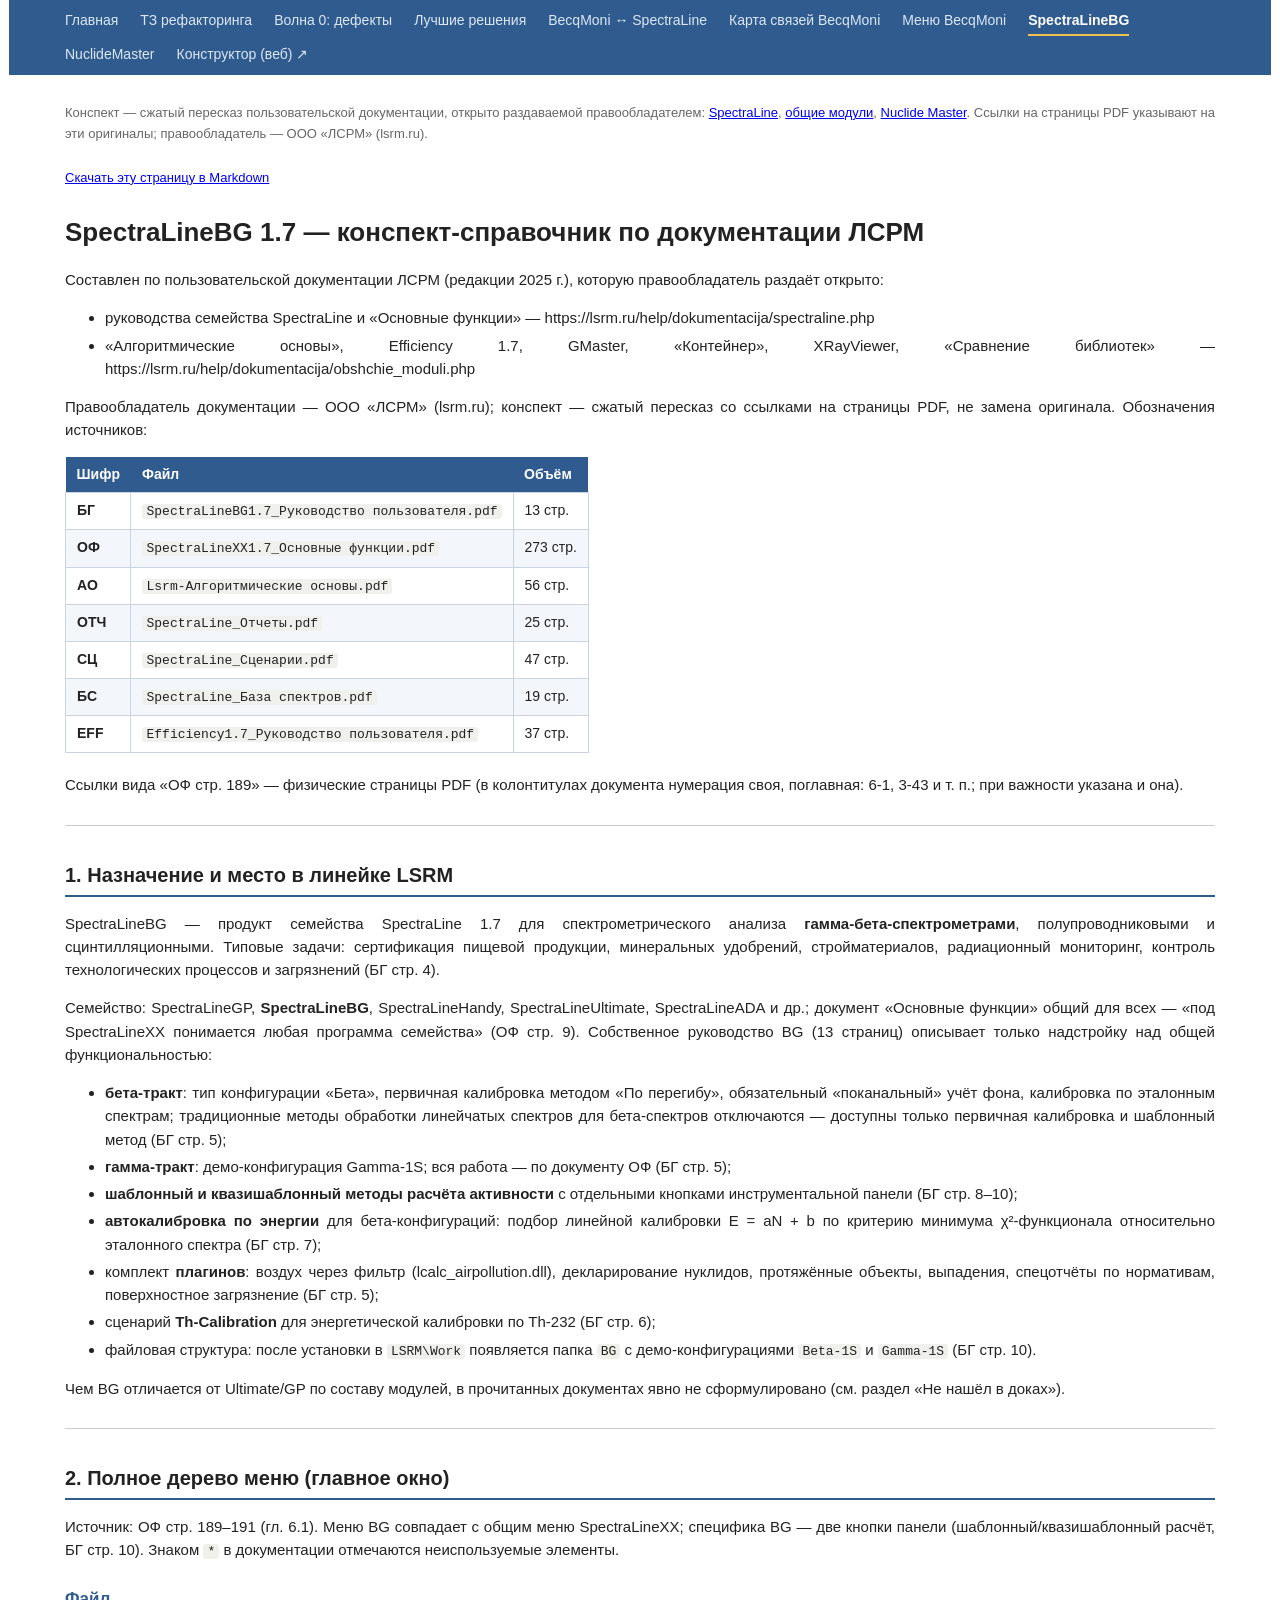
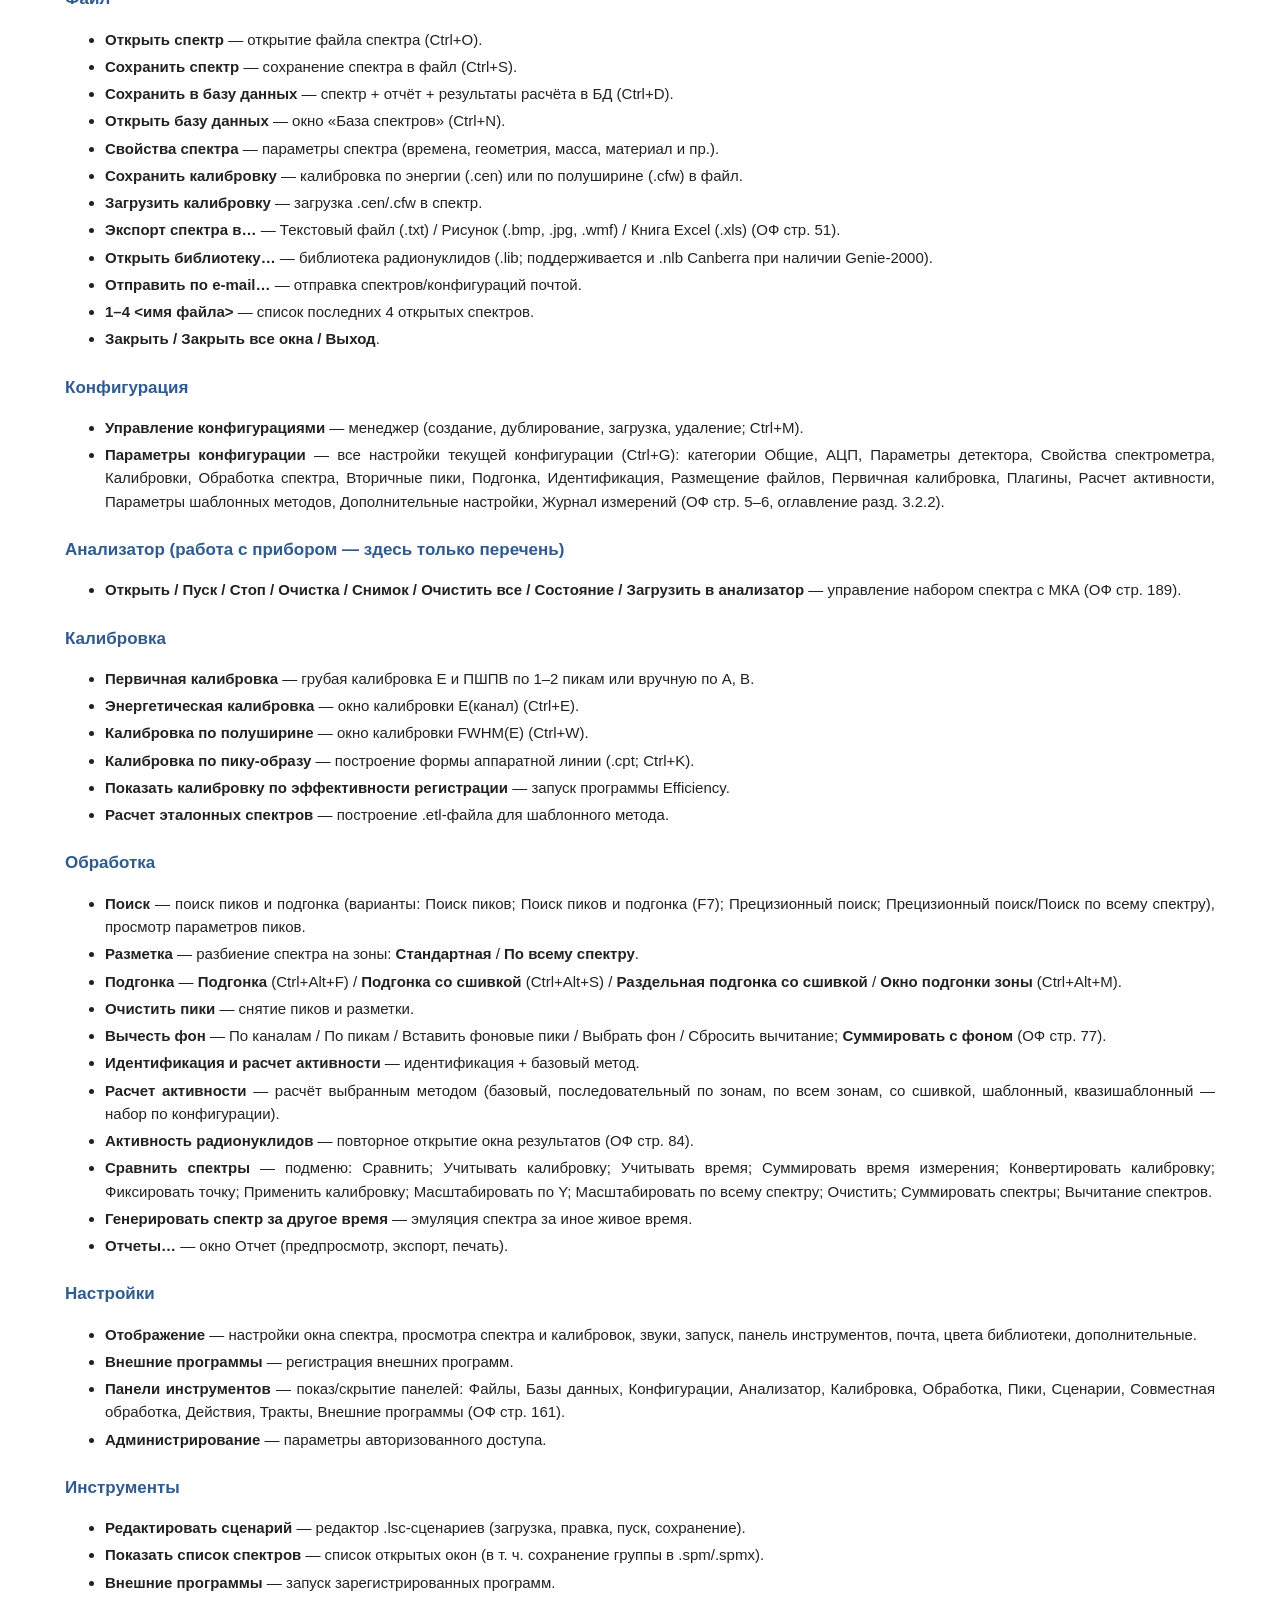
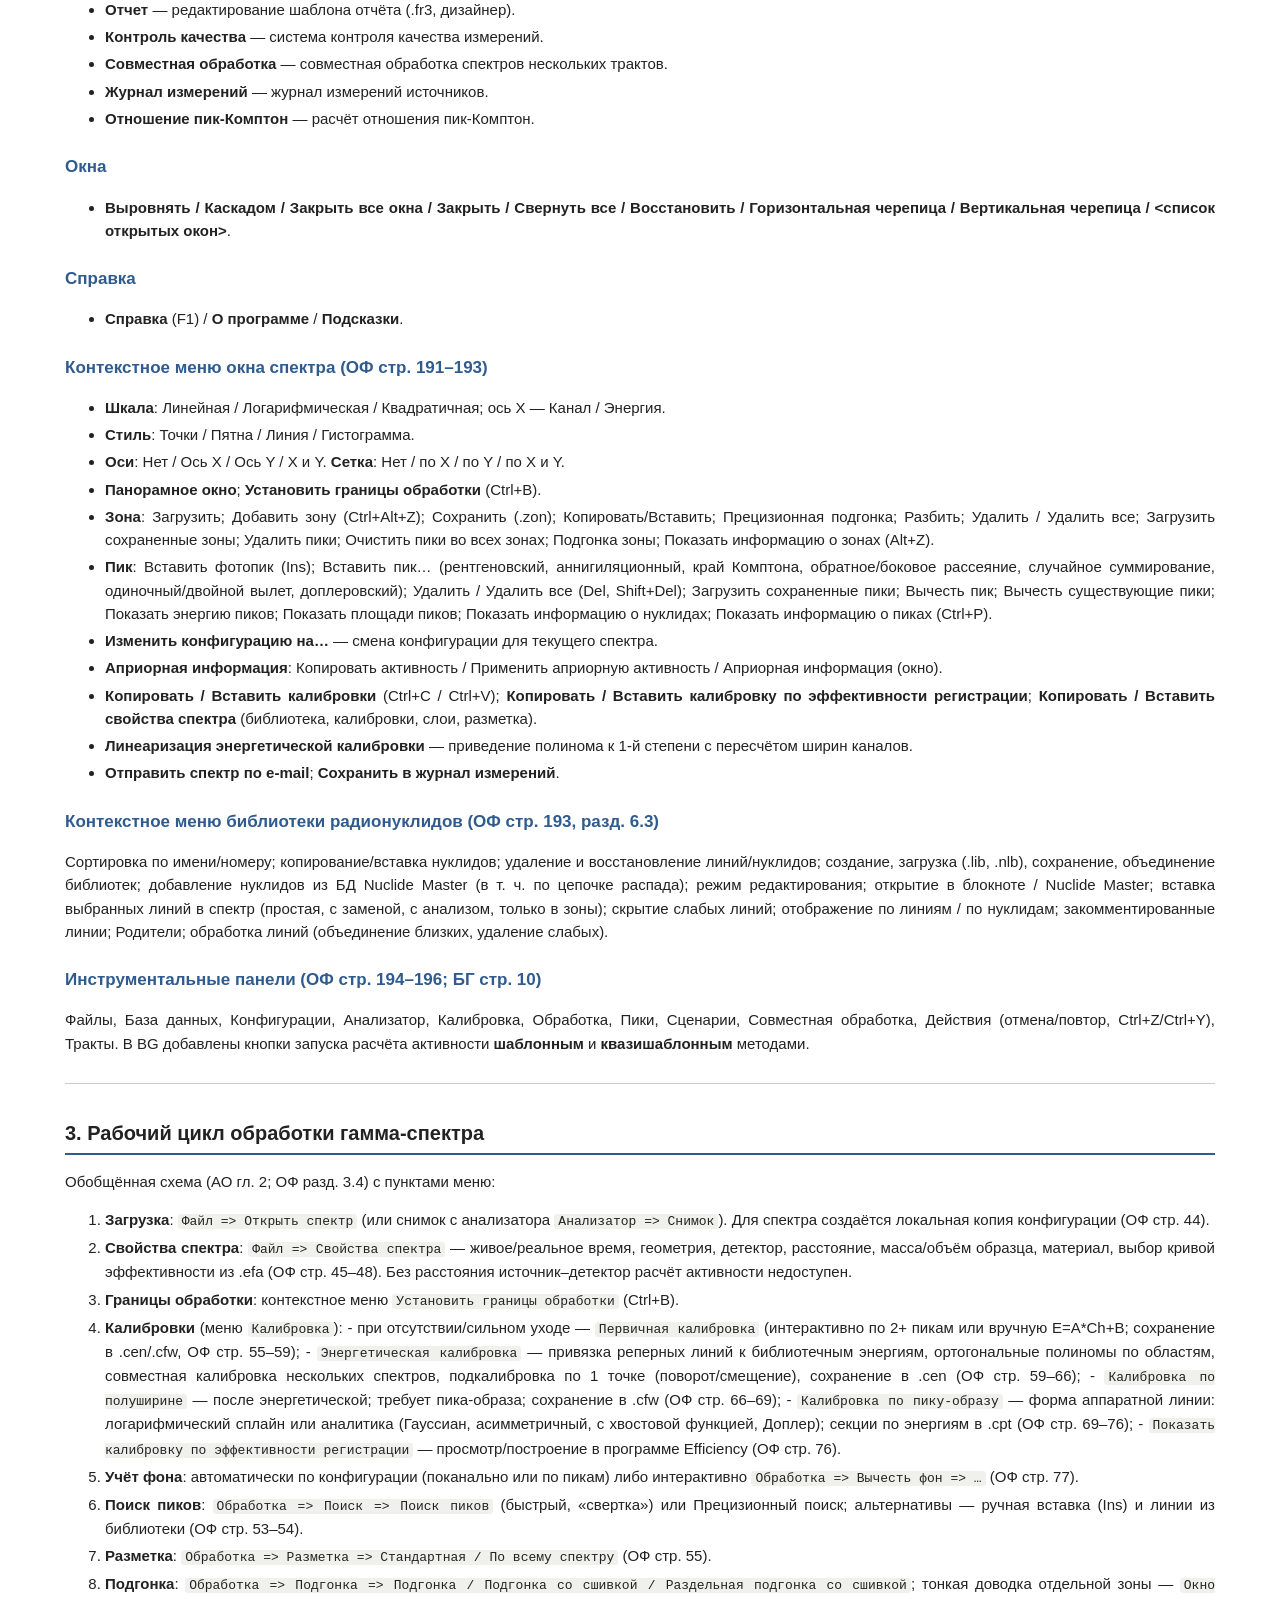
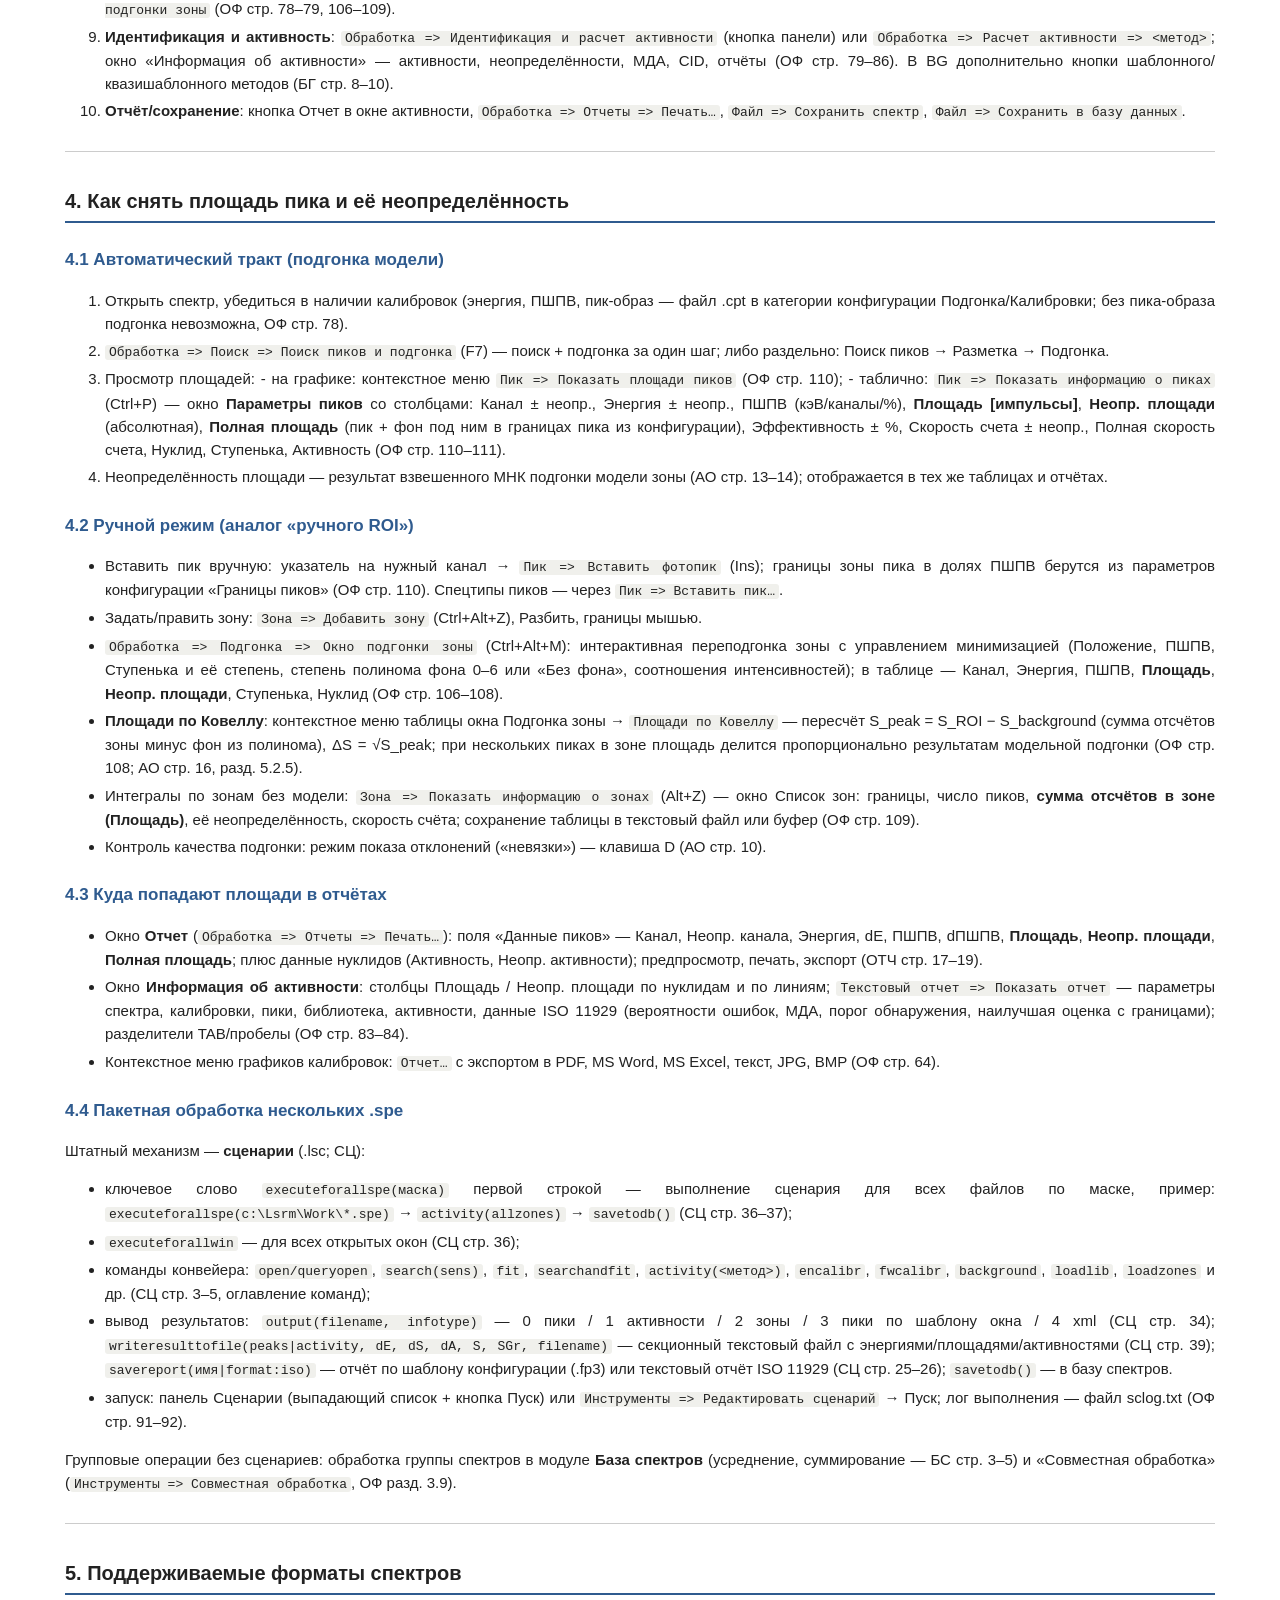
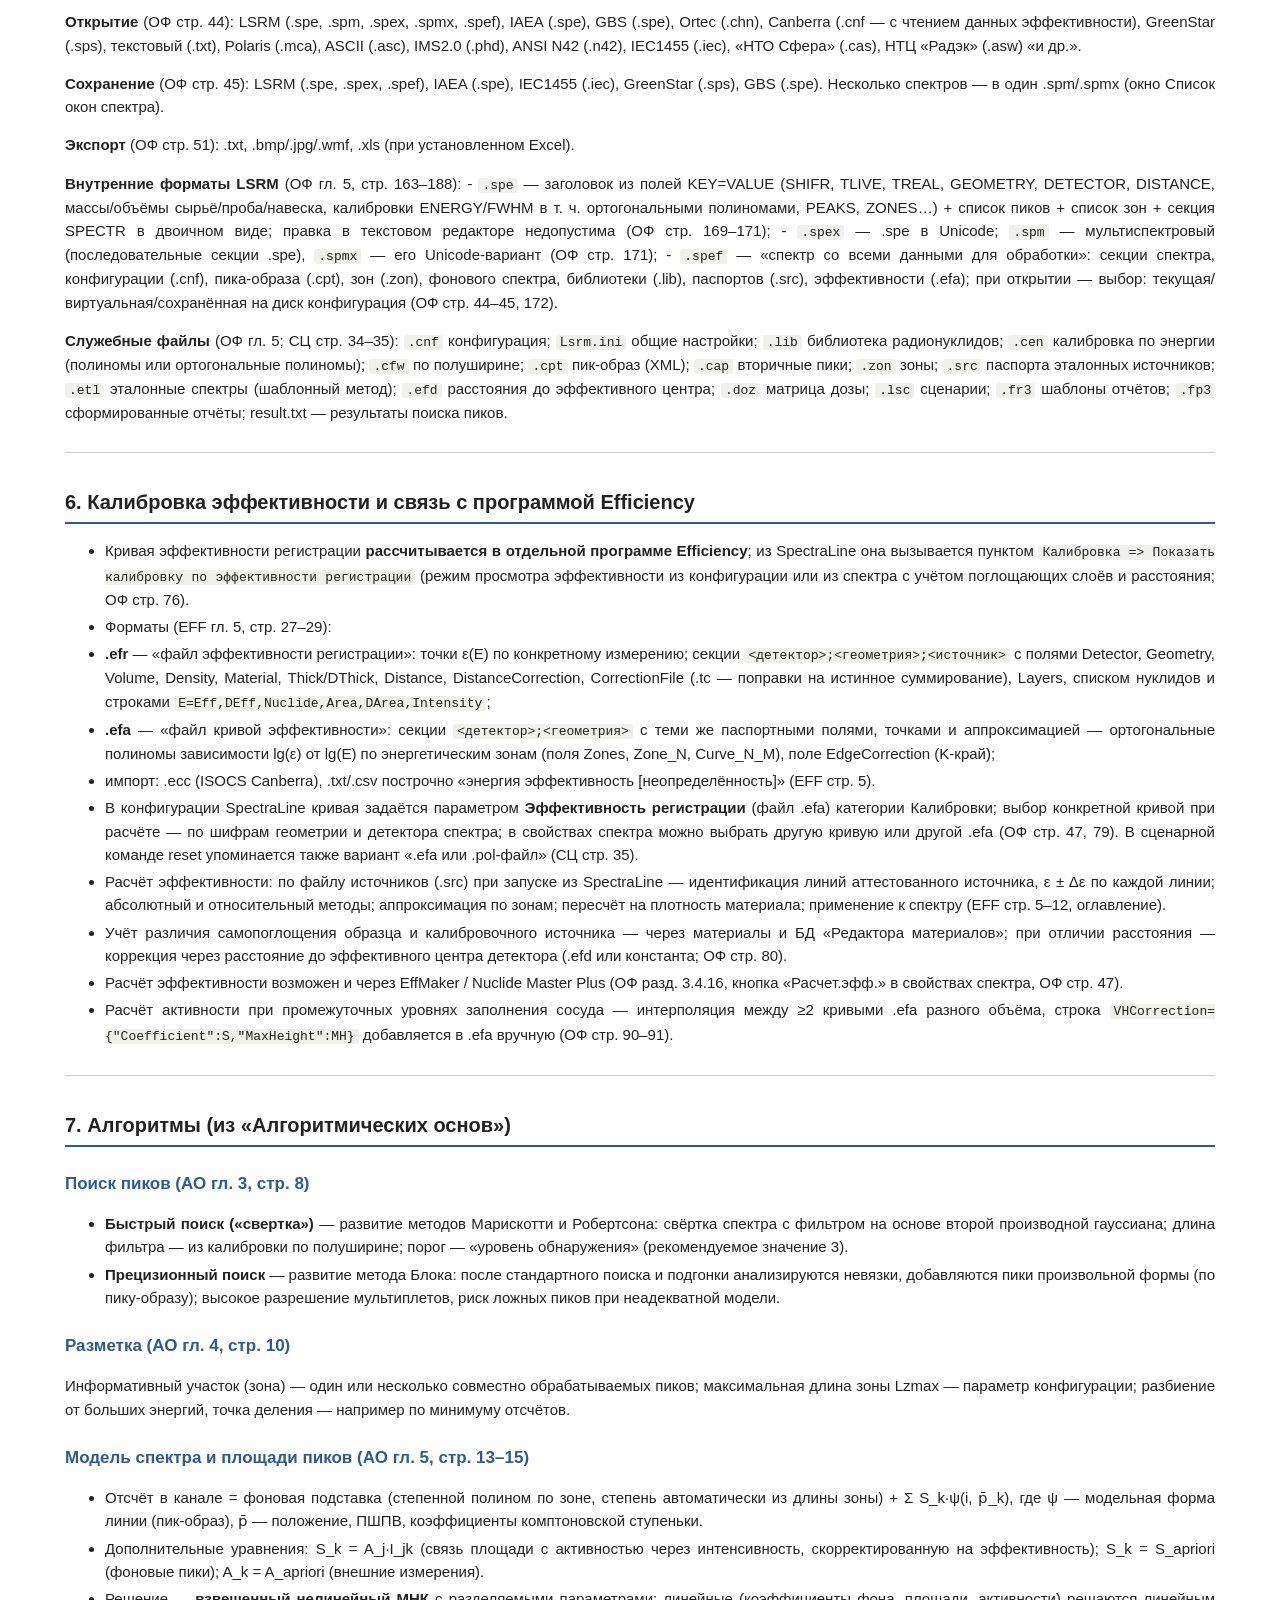
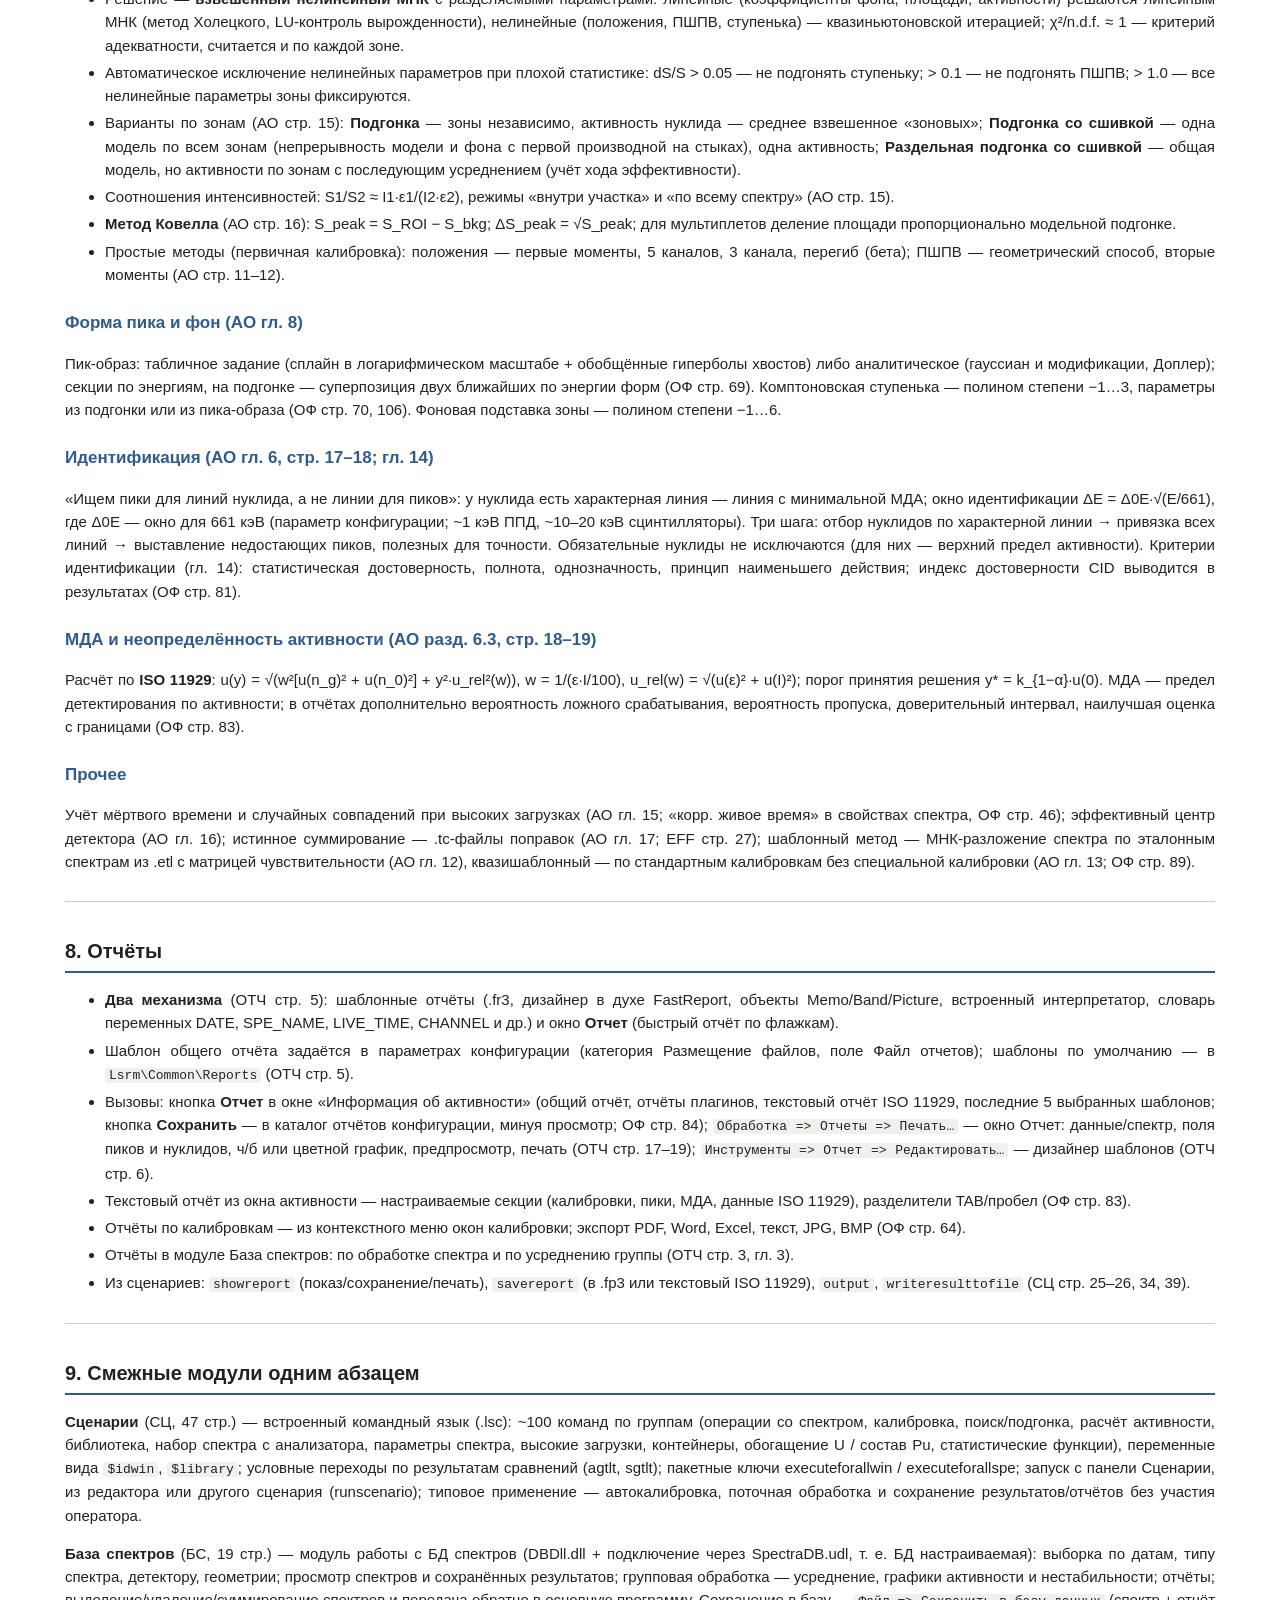
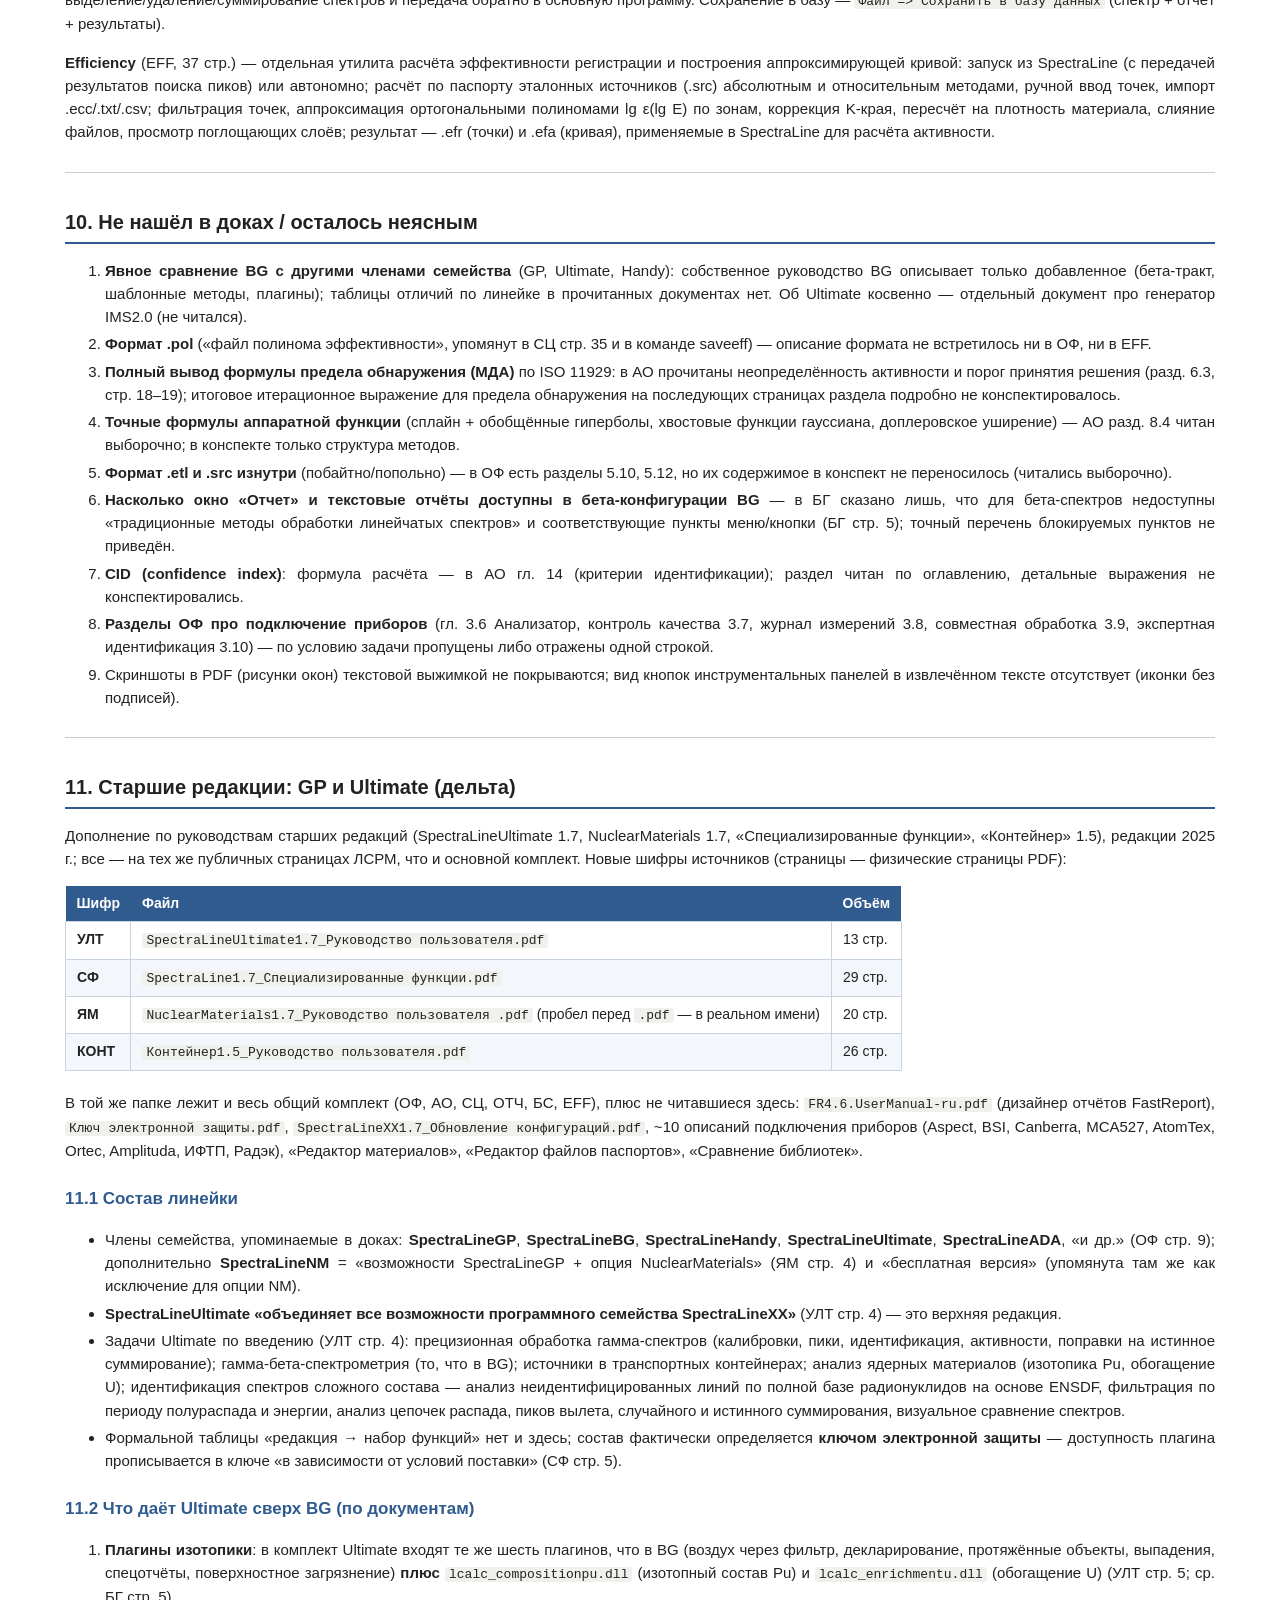
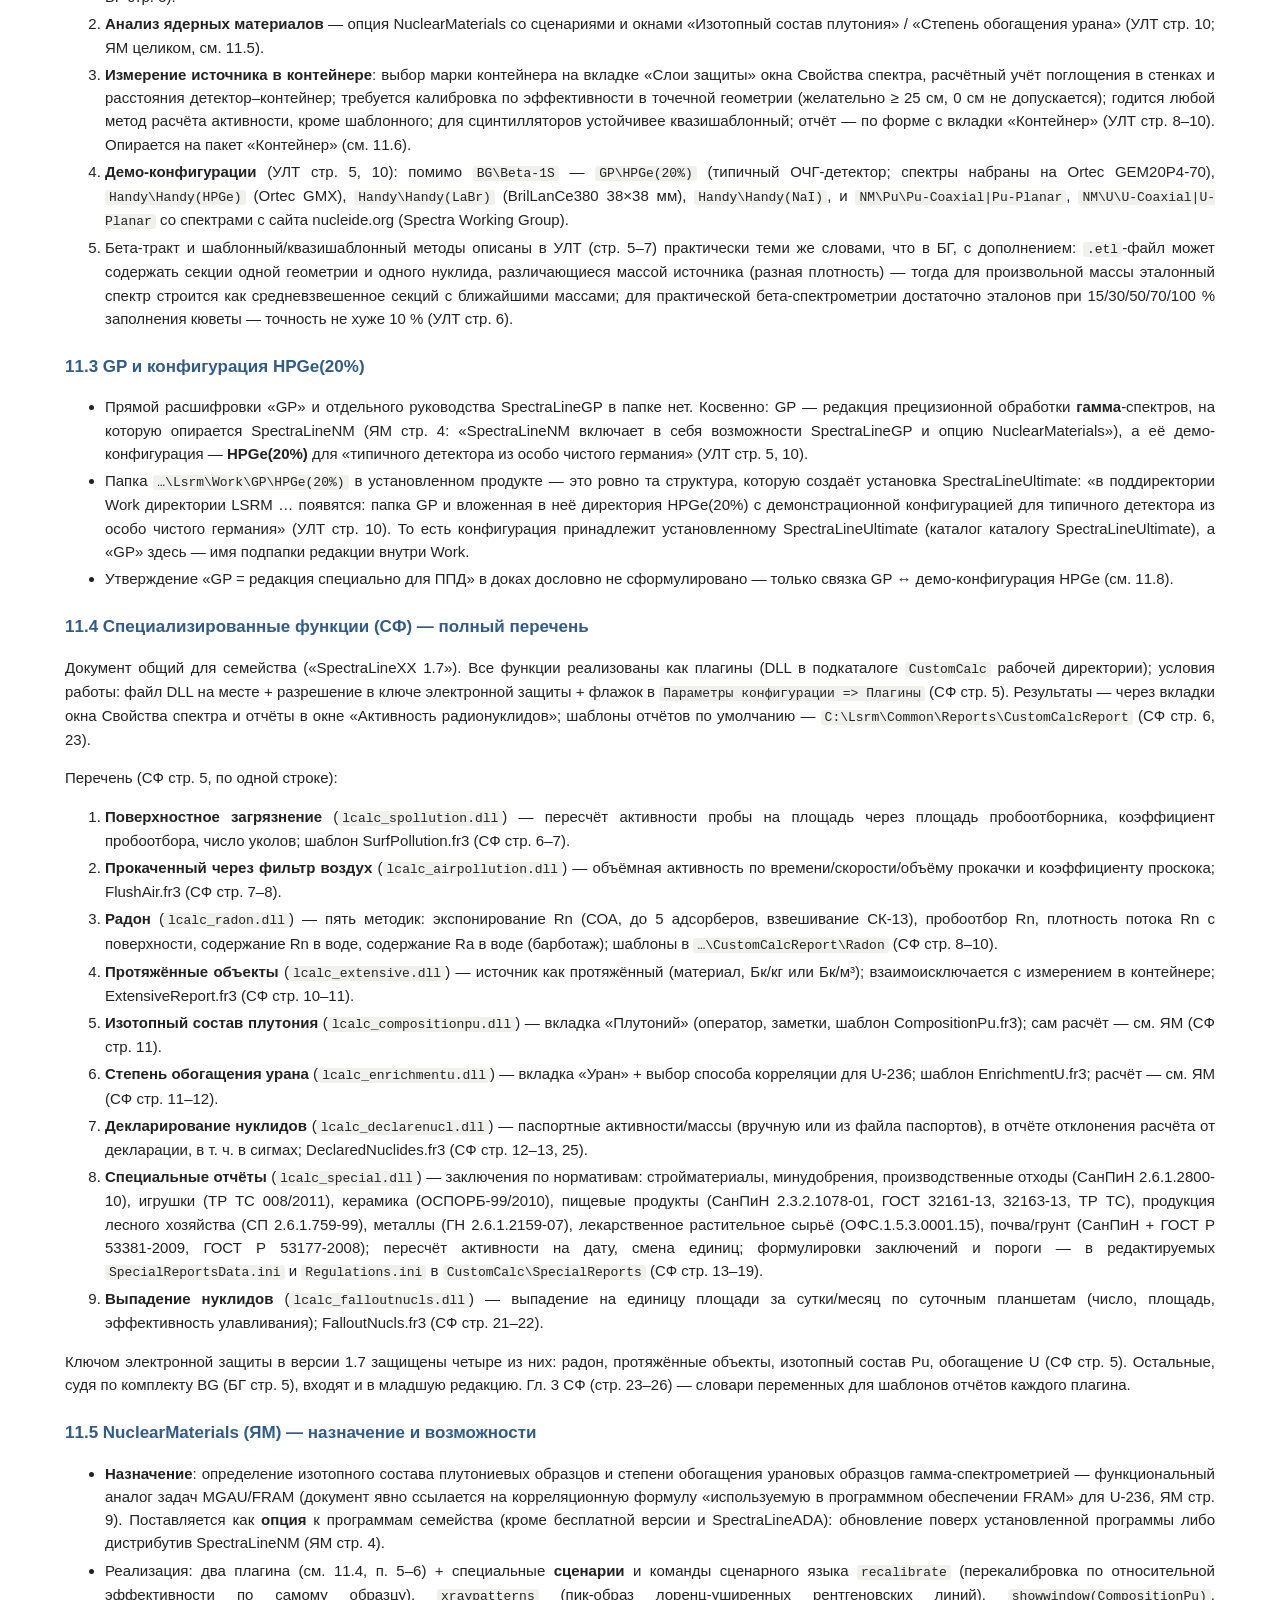
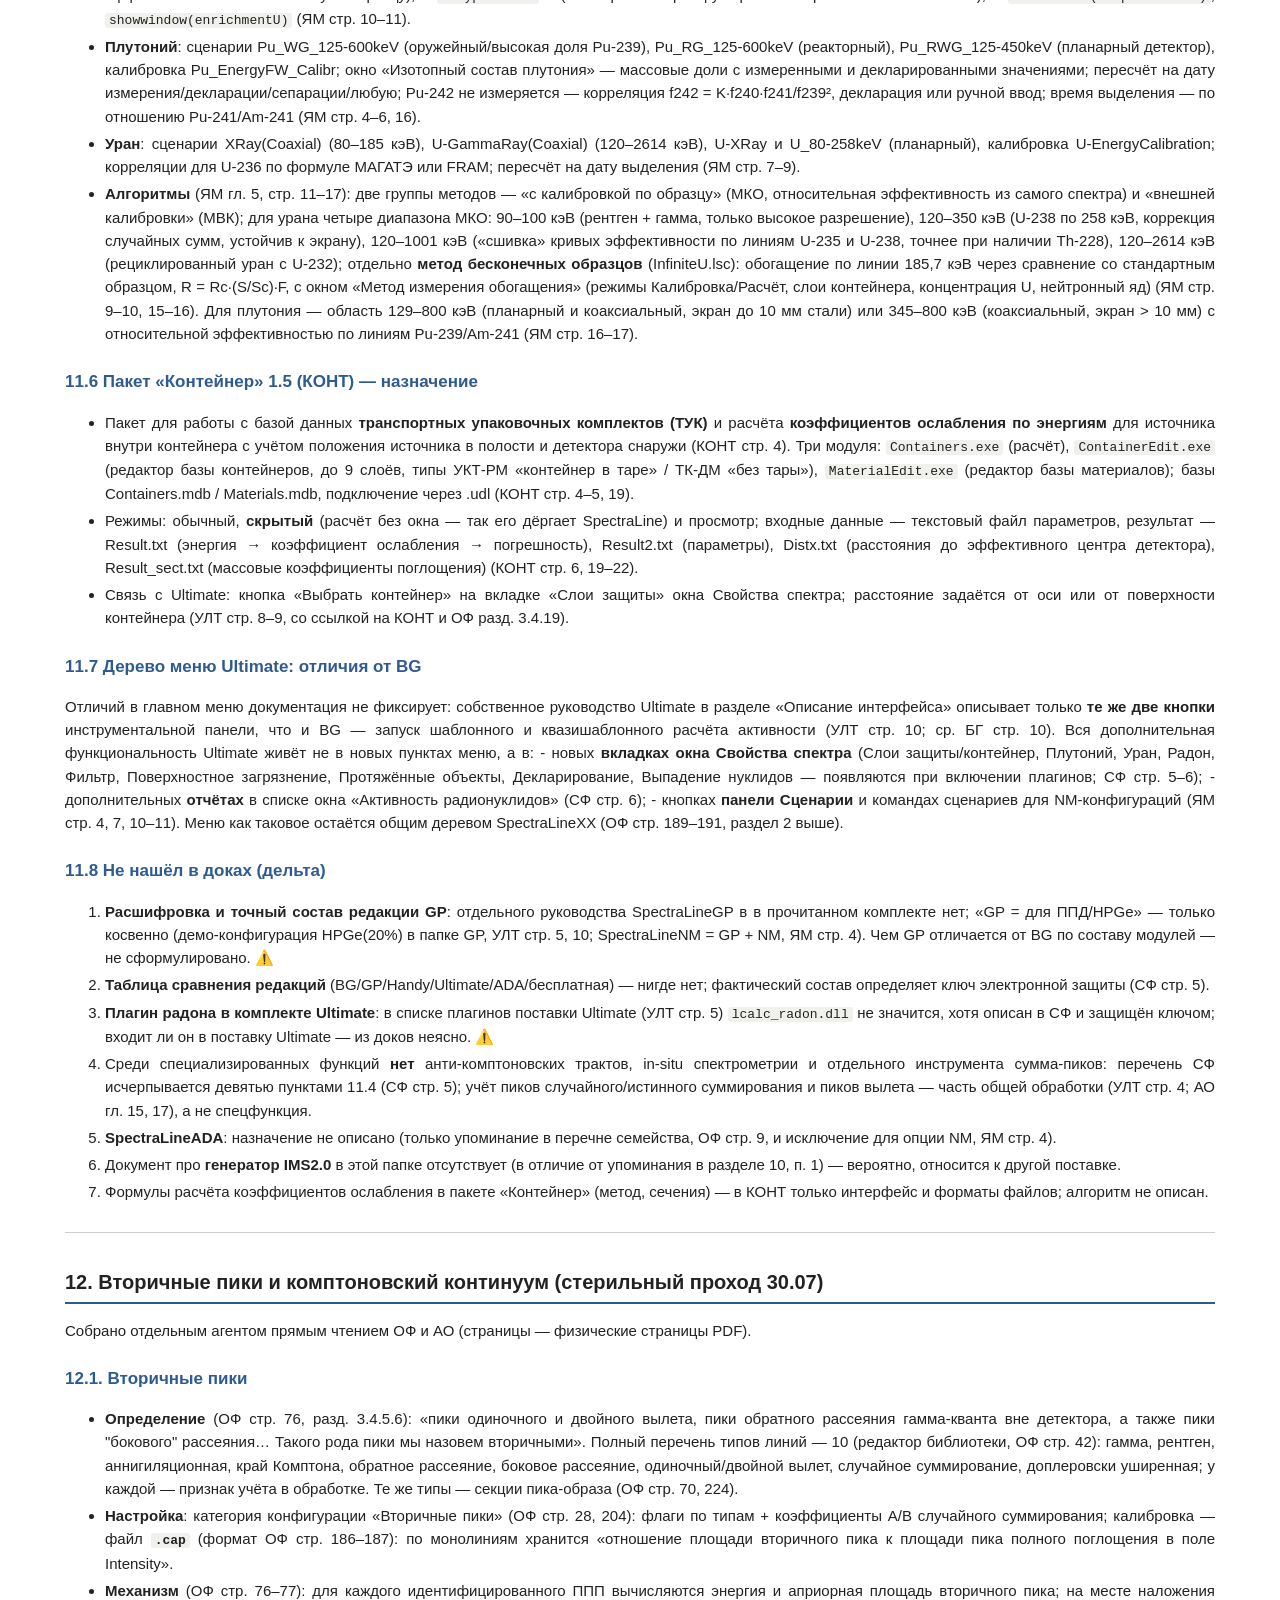
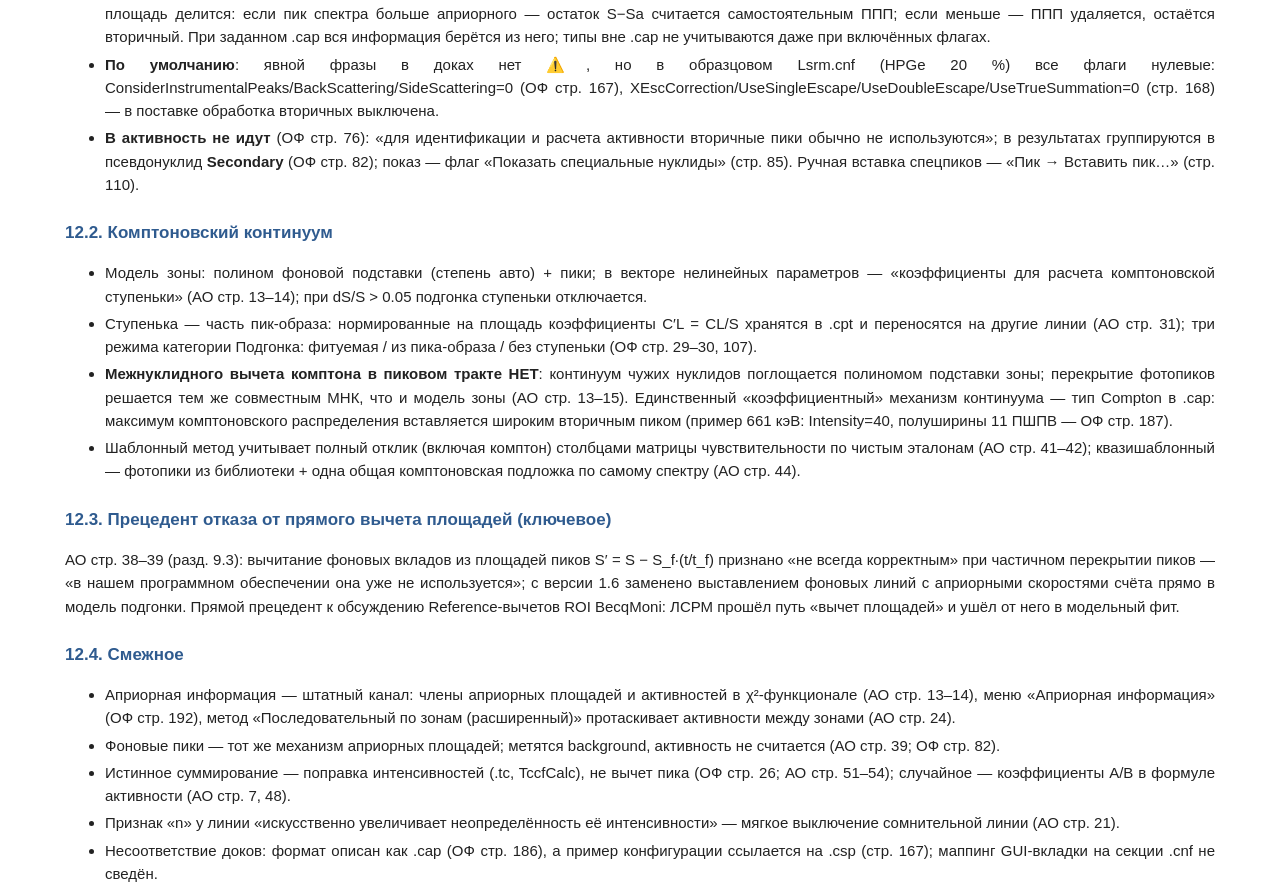
<file: spectraline.html>
<!DOCTYPE html>
<html lang="ru">
<head>
<meta charset="utf-8">
<meta name="viewport" content="width=device-width, initial-scale=1">
<title>SpectraLineBG — BecqMoni arch notes</title>
<style>
body { font-family: "Segoe UI", Calibri, sans-serif; font-size: 15px; line-height: 1.55; color: #222;
       max-width: 1150px; margin: 0 auto; padding: 0 56px 40px; background: #fff; }
nav { position: sticky; top: 0; background: #2f5b8f; margin: 0 -56px 28px; padding: 10px 56px;
      z-index: 5; display: flex; flex-wrap: wrap; row-gap: 8px; column-gap: 22px; }
nav a { color: #dce8f5; text-decoration: none; font-size: 14px; white-space: nowrap; }
nav a:hover { color: #fff; text-decoration: underline; }
nav a.act { color: #fff; font-weight: 600; border-bottom: 2px solid #f0c34e; padding-bottom: 2px; }
h1 { font-size: 26px; font-weight: 600; margin: 0 0 16px; }
h2 { font-size: 20px; font-weight: 600; margin: 34px 0 12px; border-bottom: 2px solid #2f5b8f; padding-bottom: 4px; }
h3 { font-size: 17px; font-weight: 600; margin: 24px 0 8px; color: #2f5b8f; }
table { border-collapse: collapse; width: 100%; margin: 12px 0 20px; display: block; overflow-x: auto; }
img { max-width: 100%; height: auto; }
th { background: #2f5b8f; color: #fff; text-align: left; padding: 7px 11px; font-weight: 600; font-size: 14px; }
td { border: 1px solid #c9d4e0; padding: 7px 11px; vertical-align: top; font-size: 14px; }
tr:nth-child(even) td { background: #f3f6fa; }
code { font-family: Consolas, monospace; font-size: 13px; background: #f0f0ec; padding: 0 4px; border-radius: 3px; }
pre { background: #f6f6f2; border: 1px solid #ddd; border-radius: 6px; padding: 12px 16px; overflow-x: auto; }
pre code { background: none; padding: 0; }
blockquote { border-left: 4px solid #d9a62e; background: #fdf6e3; margin: 16px 0; padding: 8px 16px; }
li { margin-bottom: 4px; }
p, li { text-align: justify; hyphens: auto; }
hr { border: none; border-top: 1px solid #ccc; margin: 28px 0; }
.meta { color: #666; font-size: 13px; margin-bottom: 24px; }
</style>
</head>
<body>
<nav><a href="index.html">Главная</a><a href="bm-arch-tz.html">ТЗ рефакторинга</a><a href="wave0.html">Волна 0: дефекты</a><a href="best-solutions.html">Лучшие решения</a><a href="comparison.html">BecqMoni ↔ SpectraLine</a><a href="arch-map.html">Карта связей BecqMoni</a><a href="menu-map.html">Меню BecqMoni</a><a href="spectraline.html" class="act">SpectraLineBG</a><a href="nuclidemaster.html">NuclideMaster</a><a href="wizard/" target="_blank" rel="noopener">Конструктор (веб) ↗</a></nav>
<p class="meta">Конспект — сжатый пересказ пользовательской документации, открыто раздаваемой правообладателем: <a href="https://lsrm.ru/help/dokumentacija/spectraline.php">SpectraLine</a>, <a href="https://lsrm.ru/help/dokumentacija/obshchie_moduli.php">общие модули</a>, <a href="https://lsrm.ru/help/dokumentacija/nuclidemaster.php">Nuclide Master</a>. Ссылки на страницы PDF указывают на эти оригиналы; правообладатель — ООО «ЛСРМ» (lsrm.ru).</p><p class="meta"><a href="spectraline.md" download>Скачать эту страницу в Markdown</a></p><h1>SpectraLineBG 1.7 — конспект-справочник по документации ЛСРМ</h1>
<p>Составлен по пользовательской документации ЛСРМ (редакции 2025 г.), которую правообладатель раздаёт открыто:</p>
<ul>
<li>руководства семейства SpectraLine и «Основные функции» — https://lsrm.ru/help/dokumentacija/spectraline.php</li>
<li>«Алгоритмические основы», Efficiency 1.7, GMaster, «Контейнер», XRayViewer, «Сравнение библиотек» — https://lsrm.ru/help/dokumentacija/obshchie_moduli.php</li>
</ul>
<p>Правообладатель документации — ООО «ЛСРМ» (lsrm.ru); конспект — сжатый пересказ со ссылками на страницы PDF, не замена оригинала. Обозначения источников:</p>
<table>
<thead>
<tr>
<th>Шифр</th>
<th>Файл</th>
<th>Объём</th>
</tr>
</thead>
<tbody>
<tr>
<td><strong>БГ</strong></td>
<td><code>SpectraLineBG1.7_Руководство пользователя.pdf</code></td>
<td>13 стр.</td>
</tr>
<tr>
<td><strong>ОФ</strong></td>
<td><code>SpectraLineXX1.7_Основные функции.pdf</code></td>
<td>273 стр.</td>
</tr>
<tr>
<td><strong>АО</strong></td>
<td><code>Lsrm-Алгоритмические основы.pdf</code></td>
<td>56 стр.</td>
</tr>
<tr>
<td><strong>ОТЧ</strong></td>
<td><code>SpectraLine_Отчеты.pdf</code></td>
<td>25 стр.</td>
</tr>
<tr>
<td><strong>СЦ</strong></td>
<td><code>SpectraLine_Сценарии.pdf</code></td>
<td>47 стр.</td>
</tr>
<tr>
<td><strong>БС</strong></td>
<td><code>SpectraLine_База спектров.pdf</code></td>
<td>19 стр.</td>
</tr>
<tr>
<td><strong>EFF</strong></td>
<td><code>Efficiency1.7_Руководство пользователя.pdf</code></td>
<td>37 стр.</td>
</tr>
</tbody>
</table>
<p>Ссылки вида «ОФ стр. 189» — физические страницы PDF (в колонтитулах документа нумерация
своя, поглавная: 6-1, 3-43 и т. п.; при важности указана и она).</p>
<hr />
<h2>1. Назначение и место в линейке LSRM</h2>
<p>SpectraLineBG — продукт семейства SpectraLine 1.7 для спектрометрического анализа
<strong>гамма-бета-спектрометрами</strong>, полупроводниковыми и сцинтилляционными. Типовые задачи:
сертификация пищевой продукции, минеральных удобрений, стройматериалов, радиационный
мониторинг, контроль технологических процессов и загрязнений (БГ стр. 4).</p>
<p>Семейство: SpectraLineGP, <strong>SpectraLineBG</strong>, SpectraLineHandy, SpectraLineUltimate,
SpectraLineADA и др.; документ «Основные функции» общий для всех — «под SpectraLineXX
понимается любая программа семейства» (ОФ стр. 9). Собственное руководство BG
(13 страниц) описывает только надстройку над общей функциональностью:</p>
<ul>
<li><strong>бета-тракт</strong>: тип конфигурации «Бета», первичная калибровка методом «По перегибу»,
  обязательный «поканальный» учёт фона, калибровка по эталонным спектрам; традиционные
  методы обработки линейчатых спектров для бета-спектров отключаются — доступны только
  первичная калибровка и шаблонный метод (БГ стр. 5);</li>
<li><strong>гамма-тракт</strong>: демо-конфигурация Gamma-1S; вся работа — по документу ОФ (БГ стр. 5);</li>
<li><strong>шаблонный и квазишаблонный методы расчёта активности</strong> с отдельными кнопками
  инструментальной панели (БГ стр. 8–10);</li>
<li><strong>автокалибровка по энергии</strong> для бета-конфигураций: подбор линейной калибровки
  E = aN + b по критерию минимума χ²-функционала относительно эталонного спектра
  (БГ стр. 7);</li>
<li>комплект <strong>плагинов</strong>: воздух через фильтр (lcalc_airpollution.dll), декларирование
  нуклидов, протяжённые объекты, выпадения, спецотчёты по нормативам, поверхностное
  загрязнение (БГ стр. 5);</li>
<li>сценарий <strong>Th-Calibration</strong> для энергетической калибровки по Th-232 (БГ стр. 6);</li>
<li>файловая структура: после установки в <code>LSRM\Work</code> появляется папка <code>BG</code> с
  демо-конфигурациями <code>Beta-1S</code> и <code>Gamma-1S</code> (БГ стр. 10).</li>
</ul>
<p>Чем BG отличается от Ultimate/GP по составу модулей, в прочитанных документах явно
не сформулировано (см. раздел «Не нашёл в доках»).</p>
<hr />
<h2>2. Полное дерево меню (главное окно)</h2>
<p>Источник: ОФ стр. 189–191 (гл. 6.1). Меню BG совпадает с общим меню SpectraLineXX;
специфика BG — две кнопки панели (шаблонный/квазишаблонный расчёт, БГ стр. 10).
Знаком <code>*</code> в документации отмечаются неиспользуемые элементы.</p>
<h3>Файл</h3>
<ul>
<li><strong>Открыть спектр</strong> — открытие файла спектра (Ctrl+O).</li>
<li><strong>Сохранить спектр</strong> — сохранение спектра в файл (Ctrl+S).</li>
<li><strong>Сохранить в базу данных</strong> — спектр + отчёт + результаты расчёта в БД (Ctrl+D).</li>
<li><strong>Открыть базу данных</strong> — окно «База спектров» (Ctrl+N).</li>
<li><strong>Свойства спектра</strong> — параметры спектра (времена, геометрия, масса, материал и пр.).</li>
<li><strong>Сохранить калибровку</strong> — калибровка по энергии (.cen) или по полуширине (.cfw) в файл.</li>
<li><strong>Загрузить калибровку</strong> — загрузка .cen/.cfw в спектр.</li>
<li><strong>Экспорт спектра в…</strong> — Текстовый файл (.txt) / Рисунок (.bmp, .jpg, .wmf) / Книга Excel (.xls) (ОФ стр. 51).</li>
<li><strong>Открыть библиотеку…</strong> — библиотека радионуклидов (.lib; поддерживается и .nlb Canberra при наличии Genie-2000).</li>
<li><strong>Отправить по e-mail…</strong> — отправка спектров/конфигураций почтой.</li>
<li><strong>1–4 &lt;имя файла&gt;</strong> — список последних 4 открытых спектров.</li>
<li><strong>Закрыть / Закрыть все окна / Выход</strong>.</li>
</ul>
<h3>Конфигурация</h3>
<ul>
<li><strong>Управление конфигурациями</strong> — менеджер (создание, дублирование, загрузка, удаление; Ctrl+M).</li>
<li><strong>Параметры конфигурации</strong> — все настройки текущей конфигурации (Ctrl+G): категории
  Общие, АЦП, Параметры детектора, Свойства спектрометра, Калибровки, Обработка спектра,
  Вторичные пики, Подгонка, Идентификация, Размещение файлов, Первичная калибровка,
  Плагины, Расчет активности, Параметры шаблонных методов, Дополнительные настройки,
  Журнал измерений (ОФ стр. 5–6, оглавление разд. 3.2.2).</li>
</ul>
<h3>Анализатор (работа с прибором — здесь только перечень)</h3>
<ul>
<li><strong>Открыть / Пуск / Стоп / Очистка / Снимок / Очистить все / Состояние / Загрузить в анализатор</strong> —
  управление набором спектра с МКА (ОФ стр. 189).</li>
</ul>
<h3>Калибровка</h3>
<ul>
<li><strong>Первичная калибровка</strong> — грубая калибровка E и ПШПВ по 1–2 пикам или вручную по A, B.</li>
<li><strong>Энергетическая калибровка</strong> — окно калибровки E(канал) (Ctrl+E).</li>
<li><strong>Калибровка по полуширине</strong> — окно калибровки FWHM(E) (Ctrl+W).</li>
<li><strong>Калибровка по пику-образу</strong> — построение формы аппаратной линии (.cpt; Ctrl+K).</li>
<li><strong>Показать калибровку по эффективности регистрации</strong> — запуск программы Efficiency.</li>
<li><strong>Расчет эталонных спектров</strong> — построение .etl-файла для шаблонного метода.</li>
</ul>
<h3>Обработка</h3>
<ul>
<li><strong>Поиск</strong> — поиск пиков и подгонка (варианты: Поиск пиков; Поиск пиков и подгонка (F7);
  Прецизионный поиск; Прецизионный поиск/Поиск по всему спектру), просмотр параметров пиков.</li>
<li><strong>Разметка</strong> — разбиение спектра на зоны: <strong>Стандартная</strong> / <strong>По всему спектру</strong>.</li>
<li><strong>Подгонка</strong> — <strong>Подгонка</strong> (Ctrl+Alt+F) / <strong>Подгонка со сшивкой</strong> (Ctrl+Alt+S) /
  <strong>Раздельная подгонка со сшивкой</strong> / <strong>Окно подгонки зоны</strong> (Ctrl+Alt+M).</li>
<li><strong>Очистить пики</strong> — снятие пиков и разметки.</li>
<li><strong>Вычесть фон</strong> — По каналам / По пикам / Вставить фоновые пики / Выбрать фон /
  Сбросить вычитание; <strong>Суммировать с фоном</strong> (ОФ стр. 77).</li>
<li><strong>Идентификация и расчет активности</strong> — идентификация + базовый метод.</li>
<li><strong>Расчет активности</strong> — расчёт выбранным методом (базовый, последовательный по зонам,
  по всем зонам, со сшивкой, шаблонный, квазишаблонный — набор по конфигурации).</li>
<li><strong>Активность радионуклидов</strong> — повторное открытие окна результатов (ОФ стр. 84).</li>
<li><strong>Сравнить спектры</strong> — подменю: Сравнить; Учитывать калибровку; Учитывать время;
  Суммировать время измерения; Конвертировать калибровку; Фиксировать точку;
  Применить калибровку; Масштабировать по Y; Масштабировать по всему спектру;
  Очистить; Суммировать спектры; Вычитание спектров.</li>
<li><strong>Генерировать спектр за другое время</strong> — эмуляция спектра за иное живое время.</li>
<li><strong>Отчеты…</strong> — окно Отчет (предпросмотр, экспорт, печать).</li>
</ul>
<h3>Настройки</h3>
<ul>
<li><strong>Отображение</strong> — настройки окна спектра, просмотра спектра и калибровок, звуки,
  запуск, панель инструментов, почта, цвета библиотеки, дополнительные.</li>
<li><strong>Внешние программы</strong> — регистрация внешних программ.</li>
<li><strong>Панели инструментов</strong> — показ/скрытие панелей: Файлы, Базы данных, Конфигурации,
  Анализатор, Калибровка, Обработка, Пики, Сценарии, Совместная обработка, Действия,
  Тракты, Внешние программы (ОФ стр. 161).</li>
<li><strong>Администрирование</strong> — параметры авторизованного доступа.</li>
</ul>
<h3>Инструменты</h3>
<ul>
<li><strong>Редактировать сценарий</strong> — редактор .lsc-сценариев (загрузка, правка, пуск, сохранение).</li>
<li><strong>Показать список спектров</strong> — список открытых окон (в т. ч. сохранение группы в .spm/.spmx).</li>
<li><strong>Внешние программы</strong> — запуск зарегистрированных программ.</li>
<li><strong>Отчет</strong> — редактирование шаблона отчёта (.fr3, дизайнер).</li>
<li><strong>Контроль качества</strong> — система контроля качества измерений.</li>
<li><strong>Совместная обработка</strong> — совместная обработка спектров нескольких трактов.</li>
<li><strong>Журнал измерений</strong> — журнал измерений источников.</li>
<li><strong>Отношение пик-Комптон</strong> — расчёт отношения пик-Комптон.</li>
</ul>
<h3>Окна</h3>
<ul>
<li><strong>Выровнять / Каскадом / Закрыть все окна / Закрыть / Свернуть все / Восстановить /
  Горизонтальная черепица / Вертикальная черепица / &lt;список открытых окон&gt;</strong>.</li>
</ul>
<h3>Справка</h3>
<ul>
<li><strong>Справка</strong> (F1) / <strong>О программе</strong> / <strong>Подсказки</strong>.</li>
</ul>
<h3>Контекстное меню окна спектра (ОФ стр. 191–193)</h3>
<ul>
<li><strong>Шкала</strong>: Линейная / Логарифмическая / Квадратичная; ось X — Канал / Энергия.</li>
<li><strong>Стиль</strong>: Точки / Пятна / Линия / Гистограмма.</li>
<li><strong>Оси</strong>: Нет / Ось X / Ось Y / X и Y. <strong>Сетка</strong>: Нет / по X / по Y / по X и Y.</li>
<li><strong>Панорамное окно</strong>; <strong>Установить границы обработки</strong> (Ctrl+B).</li>
<li><strong>Зона</strong>: Загрузить; Добавить зону (Ctrl+Alt+Z); Сохранить (.zon); Копировать/Вставить;
  Прецизионная подгонка; Разбить; Удалить / Удалить все; Загрузить сохраненные зоны;
  Удалить пики; Очистить пики во всех зонах; Подгонка зоны; Показать информацию о зонах (Alt+Z).</li>
<li><strong>Пик</strong>: Вставить фотопик (Ins); Вставить пик… (рентгеновский, аннигиляционный, край
  Комптона, обратное/боковое рассеяние, случайное суммирование, одиночный/двойной вылет,
  доплеровский); Удалить / Удалить все (Del, Shift+Del); Загрузить сохраненные пики;
  Вычесть пик; Вычесть существующие пики; Показать энергию пиков; Показать площади пиков;
  Показать информацию о нуклидах; Показать информацию о пиках (Ctrl+P).</li>
<li><strong>Изменить конфигурацию на…</strong> — смена конфигурации для текущего спектра.</li>
<li><strong>Априорная информация</strong>: Копировать активность / Применить априорную активность /
  Априорная информация (окно).</li>
<li><strong>Копировать / Вставить калибровки</strong> (Ctrl+C / Ctrl+V);
  <strong>Копировать / Вставить калибровку по эффективности регистрации</strong>;
  <strong>Копировать / Вставить свойства спектра</strong> (библиотека, калибровки, слои, разметка).</li>
<li><strong>Линеаризация энергетической калибровки</strong> — приведение полинома к 1-й степени
  с пересчётом ширин каналов.</li>
<li><strong>Отправить спектр по e-mail</strong>; <strong>Сохранить в журнал измерений</strong>.</li>
</ul>
<h3>Контекстное меню библиотеки радионуклидов (ОФ стр. 193, разд. 6.3)</h3>
<p>Сортировка по имени/номеру; копирование/вставка нуклидов; удаление и восстановление
линий/нуклидов; создание, загрузка (.lib, .nlb), сохранение, объединение библиотек;
добавление нуклидов из БД Nuclide Master (в т. ч. по цепочке распада); режим
редактирования; открытие в блокноте / Nuclide Master; вставка выбранных линий в спектр
(простая, с заменой, с анализом, только в зоны); скрытие слабых линий; отображение по
линиям / по нуклидам; закомментированные линии; Родители; обработка линий (объединение
близких, удаление слабых).</p>
<h3>Инструментальные панели (ОФ стр. 194–196; БГ стр. 10)</h3>
<p>Файлы, База данных, Конфигурации, Анализатор, Калибровка, Обработка, Пики, Сценарии,
Совместная обработка, Действия (отмена/повтор, Ctrl+Z/Ctrl+Y), Тракты. В BG добавлены
кнопки запуска расчёта активности <strong>шаблонным</strong> и <strong>квазишаблонным</strong> методами.</p>
<hr />
<h2>3. Рабочий цикл обработки гамма-спектра</h2>
<p>Обобщённая схема (АО гл. 2; ОФ разд. 3.4) с пунктами меню:</p>
<ol>
<li><strong>Загрузка</strong>: <code>Файл =&gt; Открыть спектр</code> (или снимок с анализатора <code>Анализатор =&gt; Снимок</code>).
   Для спектра создаётся локальная копия конфигурации (ОФ стр. 44).</li>
<li><strong>Свойства спектра</strong>: <code>Файл =&gt; Свойства спектра</code> — живое/реальное время, геометрия,
   детектор, расстояние, масса/объём образца, материал, выбор кривой эффективности из
   .efa (ОФ стр. 45–48). Без расстояния источник–детектор расчёт активности недоступен.</li>
<li><strong>Границы обработки</strong>: контекстное меню <code>Установить границы обработки</code> (Ctrl+B).</li>
<li><strong>Калибровки</strong> (меню <code>Калибровка</code>):
   - при отсутствии/сильном уходе — <code>Первичная калибровка</code> (интерактивно по 2+ пикам или
     вручную E=A*Ch+B; сохранение в .cen/.cfw, ОФ стр. 55–59);
   - <code>Энергетическая калибровка</code> — привязка реперных линий к библиотечным энергиям,
     ортогональные полиномы по областям, совместная калибровка нескольких спектров,
     подкалибровка по 1 точке (поворот/смещение), сохранение в .cen (ОФ стр. 59–66);
   - <code>Калибровка по полуширине</code> — после энергетической; требует пика-образа; сохранение
     в .cfw (ОФ стр. 66–69);
   - <code>Калибровка по пику-образу</code> — форма аппаратной линии: логарифмический сплайн или
     аналитика (Гауссиан, асимметричный, с хвостовой функцией, Доплер); секции по
     энергиям в .cpt (ОФ стр. 69–76);
   - <code>Показать калибровку по эффективности регистрации</code> — просмотр/построение в
     программе Efficiency (ОФ стр. 76).</li>
<li><strong>Учёт фона</strong>: автоматически по конфигурации (поканально или по пикам) либо
   интерактивно <code>Обработка =&gt; Вычесть фон =&gt; …</code> (ОФ стр. 77).</li>
<li><strong>Поиск пиков</strong>: <code>Обработка =&gt; Поиск =&gt; Поиск пиков</code> (быстрый, «свертка») или
   Прецизионный поиск; альтернативы — ручная вставка (Ins) и линии из библиотеки
   (ОФ стр. 53–54).</li>
<li><strong>Разметка</strong>: <code>Обработка =&gt; Разметка =&gt; Стандартная / По всему спектру</code> (ОФ стр. 55).</li>
<li><strong>Подгонка</strong>: <code>Обработка =&gt; Подгонка =&gt; Подгонка / Подгонка со сшивкой / Раздельная
   подгонка со сшивкой</code>; тонкая доводка отдельной зоны — <code>Окно подгонки зоны</code>
   (ОФ стр. 78–79, 106–109).</li>
<li><strong>Идентификация и активность</strong>: <code>Обработка =&gt; Идентификация и расчет активности</code>
   (кнопка панели) или <code>Обработка =&gt; Расчет активности =&gt; &lt;метод&gt;</code>; окно «Информация об
   активности» — активности, неопределённости, МДА, CID, отчёты (ОФ стр. 79–86).
   В BG дополнительно кнопки шаблонного/квазишаблонного методов (БГ стр. 8–10).</li>
<li><strong>Отчёт/сохранение</strong>: кнопка Отчет в окне активности, <code>Обработка =&gt; Отчеты =&gt; Печать…</code>,
    <code>Файл =&gt; Сохранить спектр</code>, <code>Файл =&gt; Сохранить в базу данных</code>.</li>
</ol>
<hr />
<h2>4. Как снять площадь пика и её неопределённость</h2>
<h3>4.1 Автоматический тракт (подгонка модели)</h3>
<ol>
<li>Открыть спектр, убедиться в наличии калибровок (энергия, ПШПВ, пик-образ — файл .cpt
   в категории конфигурации Подгонка/Калибровки; без пика-образа подгонка невозможна,
   ОФ стр. 78).</li>
<li><code>Обработка =&gt; Поиск =&gt; Поиск пиков и подгонка</code> (F7) — поиск + подгонка за один шаг;
   либо раздельно: Поиск пиков → Разметка → Подгонка.</li>
<li>Просмотр площадей:
   - на графике: контекстное меню <code>Пик =&gt; Показать площади пиков</code> (ОФ стр. 110);
   - таблично: <code>Пик =&gt; Показать информацию о пиках</code> (Ctrl+P) — окно <strong>Параметры пиков</strong>
     со столбцами: Канал ± неопр., Энергия ± неопр., ПШПВ (кэВ/каналы/%),
     <strong>Площадь [импульсы]</strong>, <strong>Неопр. площади</strong> (абсолютная), <strong>Полная площадь</strong>
     (пик + фон под ним в границах пика из конфигурации), Эффективность ± %,
     Скорость счета ± неопр., Полная скорость счета, Нуклид, Ступенька, Активность
     (ОФ стр. 110–111).</li>
<li>Неопределённость площади — результат взвешенного МНК подгонки модели зоны
   (АО стр. 13–14); отображается в тех же таблицах и отчётах.</li>
</ol>
<h3>4.2 Ручной режим (аналог «ручного ROI»)</h3>
<ul>
<li>Вставить пик вручную: указатель на нужный канал → <code>Пик =&gt; Вставить фотопик</code> (Ins);
  границы зоны пика в долях ПШПВ берутся из параметров конфигурации «Границы пиков»
  (ОФ стр. 110). Спецтипы пиков — через <code>Пик =&gt; Вставить пик…</code>.</li>
<li>Задать/править зону: <code>Зона =&gt; Добавить зону</code> (Ctrl+Alt+Z), Разбить, границы мышью.</li>
<li><code>Обработка =&gt; Подгонка =&gt; Окно подгонки зоны</code> (Ctrl+Alt+M): интерактивная переподгонка
  зоны с управлением минимизацией (Положение, ПШПВ, Ступенька и её степень, степень
  полинома фона 0–6 или «Без фона», соотношения интенсивностей); в таблице — Канал,
  Энергия, ПШПВ, <strong>Площадь</strong>, <strong>Неопр. площади</strong>, Ступенька, Нуклид (ОФ стр. 106–108).</li>
<li><strong>Площади по Ковеллу</strong>: контекстное меню таблицы окна Подгонка зоны →
  <code>Площади по Ковеллу</code> — пересчёт S_peak = S_ROI − S_background (сумма отсчётов зоны
  минус фон из полинома), ΔS = √S_peak; при нескольких пиках в зоне площадь делится
  пропорционально результатам модельной подгонки (ОФ стр. 108; АО стр. 16, разд. 5.2.5).</li>
<li>Интегралы по зонам без модели: <code>Зона =&gt; Показать информацию о зонах</code> (Alt+Z) — окно
  Список зон: границы, число пиков, <strong>сумма отсчётов в зоне (Площадь)</strong>, её
  неопределённость, скорость счёта; сохранение таблицы в текстовый файл или буфер
  (ОФ стр. 109).</li>
<li>Контроль качества подгонки: режим показа отклонений («невязки») — клавиша D (АО стр. 10).</li>
</ul>
<h3>4.3 Куда попадают площади в отчётах</h3>
<ul>
<li>Окно <strong>Отчет</strong> (<code>Обработка =&gt; Отчеты =&gt; Печать…</code>): поля «Данные пиков» — Канал,
  Неопр. канала, Энергия, dE, ПШПВ, dПШПВ, <strong>Площадь</strong>, <strong>Неопр. площади</strong>,
  <strong>Полная площадь</strong>; плюс данные нуклидов (Активность, Неопр. активности); предпросмотр,
  печать, экспорт (ОТЧ стр. 17–19).</li>
<li>Окно <strong>Информация об активности</strong>: столбцы Площадь / Неопр. площади по нуклидам и по
  линиям; <code>Текстовый отчет =&gt; Показать отчет</code> — параметры спектра, калибровки, пики,
  библиотека, активности, данные ISO 11929 (вероятности ошибок, МДА, порог обнаружения,
  наилучшая оценка с границами); разделители TAB/пробелы (ОФ стр. 83–84).</li>
<li>Контекстное меню графиков калибровок: <code>Отчет…</code> с экспортом в PDF, MS Word, MS Excel,
  текст, JPG, BMP (ОФ стр. 64).</li>
</ul>
<h3>4.4 Пакетная обработка нескольких .spe</h3>
<p>Штатный механизм — <strong>сценарии</strong> (.lsc; СЦ):</p>
<ul>
<li>ключевое слово <code>executeforallspe(маска)</code> первой строкой — выполнение сценария для всех
  файлов по маске, пример: <code>executeforallspe(c:\Lsrm\Work\*.spe)</code> → <code>activity(allzones)</code> →
  <code>savetodb()</code> (СЦ стр. 36–37);</li>
<li><code>executeforallwin</code> — для всех открытых окон (СЦ стр. 36);</li>
<li>команды конвейера: <code>open/queryopen</code>, <code>search(sens)</code>, <code>fit</code>, <code>searchandfit</code>,
  <code>activity(&lt;метод&gt;)</code>, <code>encalibr</code>, <code>fwcalibr</code>, <code>background</code>, <code>loadlib</code>, <code>loadzones</code> и др.
  (СЦ стр. 3–5, оглавление команд);</li>
<li>вывод результатов: <code>output(filename, infotype)</code> — 0 пики / 1 активности / 2 зоны /
  3 пики по шаблону окна / 4 xml (СЦ стр. 34); <code>writeresulttofile(peaks|activity, dE, dS,
  dA, S, SGr, filename)</code> — секционный текстовый файл с энергиями/площадями/активностями
  (СЦ стр. 39); <code>savereport(имя|format:iso)</code> — отчёт по шаблону конфигурации (.fp3) или
  текстовый отчёт ISO 11929 (СЦ стр. 25–26); <code>savetodb()</code> — в базу спектров.</li>
<li>запуск: панель Сценарии (выпадающий список + кнопка Пуск) или
  <code>Инструменты =&gt; Редактировать сценарий</code> → Пуск; лог выполнения — файл sclog.txt
  (ОФ стр. 91–92).</li>
</ul>
<p>Групповые операции без сценариев: обработка группы спектров в модуле <strong>База спектров</strong>
(усреднение, суммирование — БС стр. 3–5) и «Совместная обработка» (<code>Инструменты =&gt;
Совместная обработка</code>, ОФ разд. 3.9).</p>
<hr />
<h2>5. Поддерживаемые форматы спектров</h2>
<p><strong>Открытие</strong> (ОФ стр. 44): LSRM (.spe, .spm, .spex, .spmx, .spef), IAEA (.spe), GBS (.spe),
Ortec (.chn), Canberra (.cnf — с чтением данных эффективности), GreenStar (.sps),
текстовый (.txt), Polaris (.mca), ASCII (.asc), IMS2.0 (.phd), ANSI N42 (.n42),
IEC1455 (.iec), «НТО Сфера» (.cas), НТЦ «Радэк» (.asw) «и др.».</p>
<p><strong>Сохранение</strong> (ОФ стр. 45): LSRM (.spe, .spex, .spef), IAEA (.spe), IEC1455 (.iec),
GreenStar (.sps), GBS (.spe). Несколько спектров — в один .spm/.spmx (окно Список окон
спектра).</p>
<p><strong>Экспорт</strong> (ОФ стр. 51): .txt, .bmp/.jpg/.wmf, .xls (при установленном Excel).</p>
<p><strong>Внутренние форматы LSRM</strong> (ОФ гл. 5, стр. 163–188):
- <code>.spe</code> — заголовок из полей KEY=VALUE (SHIFR, TLIVE, TREAL, GEOMETRY, DETECTOR,
  DISTANCE, массы/объёмы сырьё/проба/навеска, калибровки ENERGY/FWHM в т. ч.
  ортогональными полиномами, PEAKS, ZONES…) + список пиков + список зон + секция SPECTR
  в двоичном виде; правка в текстовом редакторе недопустима (ОФ стр. 169–171);
- <code>.spex</code> — .spe в Unicode; <code>.spm</code> — мультиспектровый (последовательные секции .spe),
  <code>.spmx</code> — его Unicode-вариант (ОФ стр. 171);
- <code>.spef</code> — «спектр со всеми данными для обработки»: секции спектра, конфигурации (.cnf),
  пика-образа (.cpt), зон (.zon), фонового спектра, библиотеки (.lib), паспортов (.src),
  эффективности (.efa); при открытии — выбор: текущая/виртуальная/сохранённая на диск
  конфигурация (ОФ стр. 44–45, 172).</p>
<p><strong>Служебные файлы</strong> (ОФ гл. 5; СЦ стр. 34–35): <code>.cnf</code> конфигурация; <code>Lsrm.ini</code> общие
настройки; <code>.lib</code> библиотека радионуклидов; <code>.cen</code> калибровка по энергии (полиномы или
ортогональные полиномы); <code>.cfw</code> по полуширине; <code>.cpt</code> пик-образ (XML); <code>.cap</code> вторичные
пики; <code>.zon</code> зоны; <code>.src</code> паспорта эталонных источников; <code>.etl</code> эталонные спектры
(шаблонный метод); <code>.efd</code> расстояния до эффективного центра; <code>.doz</code> матрица дозы;
<code>.lsc</code> сценарии; <code>.fr3</code> шаблоны отчётов; <code>.fp3</code> сформированные отчёты; result.txt —
результаты поиска пиков.</p>
<hr />
<h2>6. Калибровка эффективности и связь с программой Efficiency</h2>
<ul>
<li>Кривая эффективности регистрации <strong>рассчитывается в отдельной программе Efficiency</strong>;
  из SpectraLine она вызывается пунктом <code>Калибровка =&gt; Показать калибровку по
  эффективности регистрации</code> (режим просмотра эффективности из конфигурации или из
  спектра с учётом поглощающих слоёв и расстояния; ОФ стр. 76).</li>
<li>Форматы (EFF гл. 5, стр. 27–29):</li>
<li><strong>.efr</strong> — «файл эффективности регистрации»: точки ε(E) по конкретному измерению;
    секции <code>&lt;детектор&gt;;&lt;геометрия&gt;;&lt;источник&gt;</code> с полями Detector, Geometry, Volume,
    Density, Material, Thick/DThick, Distance, DistanceCorrection, CorrectionFile (.tc —
    поправки на истинное суммирование), Layers, списком нуклидов и строками
    <code>E=Eff,DEff,Nuclide,Area,DArea,Intensity</code>;</li>
<li><strong>.efa</strong> — «файл кривой эффективности»: секции <code>&lt;детектор&gt;;&lt;геометрия&gt;</code> с теми же
    паспортными полями, точками и аппроксимацией — ортогональные полиномы зависимости
    lg(ε) от lg(E) по энергетическим зонам (поля Zones, Zone_N, Curve_N_M), поле
    EdgeCorrection (K-край);</li>
<li>импорт: .ecc (ISOCS Canberra), .txt/.csv построчно «энергия эффективность
    [неопределённость]» (EFF стр. 5).</li>
<li>В конфигурации SpectraLine кривая задаётся параметром <strong>Эффективность регистрации</strong>
  (файл .efa) категории Калибровки; выбор конкретной кривой при расчёте — по шифрам
  геометрии и детектора спектра; в свойствах спектра можно выбрать другую кривую или
  другой .efa (ОФ стр. 47, 79). В сценарной команде reset упоминается также вариант
  «.efa или .pol-файл» (СЦ стр. 35).</li>
<li>Расчёт эффективности: по файлу источников (.src) при запуске из SpectraLine —
  идентификация линий аттестованного источника, ε ± Δε по каждой линии; абсолютный и
  относительный методы; аппроксимация по зонам; пересчёт на плотность материала;
  применение к спектру (EFF стр. 5–12, оглавление).</li>
<li>Учёт различия самопоглощения образца и калибровочного источника — через материалы и
  БД «Редактора материалов»; при отличии расстояния — коррекция через расстояние до
  эффективного центра детектора (.efd или константа; ОФ стр. 80).</li>
<li>Расчёт эффективности возможен и через EffMaker / Nuclide Master Plus
  (ОФ разд. 3.4.16, кнопка «Расчет.эфф.» в свойствах спектра, ОФ стр. 47).</li>
<li>Расчёт активности при промежуточных уровнях заполнения сосуда — интерполяция между
  ≥2 кривыми .efa разного объёма, строка <code>VHCorrection={"Coefficient":S,"MaxHeight":MH}</code>
  добавляется в .efa вручную (ОФ стр. 90–91).</li>
</ul>
<hr />
<h2>7. Алгоритмы (из «Алгоритмических основ»)</h2>
<h3>Поиск пиков (АО гл. 3, стр. 8)</h3>
<ul>
<li><strong>Быстрый поиск («свертка»)</strong> — развитие методов Марискотти и Робертсона: свёртка
  спектра с фильтром на основе второй производной гауссиана; длина фильтра — из
  калибровки по полуширине; порог — «уровень обнаружения» (рекомендуемое значение 3).</li>
<li><strong>Прецизионный поиск</strong> — развитие метода Блока: после стандартного поиска и подгонки
  анализируются невязки, добавляются пики произвольной формы (по пику-образу); высокое
  разрешение мультиплетов, риск ложных пиков при неадекватной модели.</li>
</ul>
<h3>Разметка (АО гл. 4, стр. 10)</h3>
<p>Информативный участок (зона) — один или несколько совместно обрабатываемых пиков;
максимальная длина зоны Lzmax — параметр конфигурации; разбиение от больших энергий,
точка деления — например по минимуму отсчётов.</p>
<h3>Модель спектра и площади пиков (АО гл. 5, стр. 13–15)</h3>
<ul>
<li>Отсчёт в канале = фоновая подставка (степенной полином по зоне, степень автоматически
  из длины зоны) + Σ S_k·ψ(i, p̄_k), где ψ — модельная форма линии (пик-образ),
  p̄ — положение, ПШПВ, коэффициенты комптоновской ступеньки.</li>
<li>Дополнительные уравнения: S_k = A_j·I_jk (связь площади с активностью через
  интенсивность, скорректированную на эффективность); S_k = S_apriori (фоновые пики);
  A_k = A_apriori (внешние измерения).</li>
<li>Решение — <strong>взвешенный нелинейный МНК</strong> с разделяемыми параметрами: линейные
  (коэффициенты фона, площади, активности) решаются линейным МНК (метод Холецкого,
  LU-контроль вырожденности), нелинейные (положения, ПШПВ, ступенька) — квазиньютоновской
  итерацией; χ²/n.d.f. ≈ 1 — критерий адекватности, считается и по каждой зоне.</li>
<li>Автоматическое исключение нелинейных параметров при плохой статистике: dS/S &gt; 0.05 —
  не подгонять ступеньку; &gt; 0.1 — не подгонять ПШПВ; &gt; 1.0 — все нелинейные параметры
  зоны фиксируются.</li>
<li>Варианты по зонам (АО стр. 15): <strong>Подгонка</strong> — зоны независимо, активность нуклида —
  среднее взвешенное «зоновых»; <strong>Подгонка со сшивкой</strong> — одна модель по всем зонам
  (непрерывность модели и фона с первой производной на стыках), одна активность;
  <strong>Раздельная подгонка со сшивкой</strong> — общая модель, но активности по зонам с последующим
  усреднением (учёт хода эффективности).</li>
<li>Соотношения интенсивностей: S1/S2 ≈ I1·ε1/(I2·ε2), режимы «внутри участка» и «по всему
  спектру» (АО стр. 15).</li>
<li><strong>Метод Ковелла</strong> (АО стр. 16): S_peak = S_ROI − S_bkg; ΔS_peak = √S_peak; для
  мультиплетов деление площади пропорционально модельной подгонке.</li>
<li>Простые методы (первичная калибровка): положения — первые моменты, 5 каналов,
  3 канала, перегиб (бета); ПШПВ — геометрический способ, вторые моменты (АО стр. 11–12).</li>
</ul>
<h3>Форма пика и фон (АО гл. 8)</h3>
<p>Пик-образ: табличное задание (сплайн в логарифмическом масштабе + обобщённые гиперболы
хвостов) либо аналитическое (гауссиан и модификации, Доплер); секции по энергиям,
на подгонке — суперпозиция двух ближайших по энергии форм (ОФ стр. 69). Комптоновская
ступенька — полином степени −1…3, параметры из подгонки или из пика-образа (ОФ стр. 70,
106). Фоновая подставка зоны — полином степени −1…6.</p>
<h3>Идентификация (АО гл. 6, стр. 17–18; гл. 14)</h3>
<p>«Ищем пики для линий нуклида, а не линии для пиков»: у нуклида есть характерная линия —
линия с минимальной МДА; окно идентификации ΔE = Δ0E·√(E/661), где Δ0E — окно для
661 кэВ (параметр конфигурации; ~1 кэВ ППД, ~10–20 кэВ сцинтилляторы). Три шага:
отбор нуклидов по характерной линии → привязка всех линий → выставление недостающих
пиков, полезных для точности. Обязательные нуклиды не исключаются (для них — верхний
предел активности). Критерии идентификации (гл. 14): статистическая достоверность,
полнота, однозначность, принцип наименьшего действия; индекс достоверности CID
выводится в результатах (ОФ стр. 81).</p>
<h3>МДА и неопределённость активности (АО разд. 6.3, стр. 18–19)</h3>
<p>Расчёт по <strong>ISO 11929</strong>: u(y) = √(w²[u(n_g)² + u(n_0)²] + y²·u_rel²(w)),
w = 1/(ε·I/100), u_rel(w) = √(u(ε)² + u(I)²); порог принятия решения
y* = k_{1−α}·u(0). МДА — предел детектирования по активности; в отчётах дополнительно
вероятность ложного срабатывания, вероятность пропуска, доверительный интервал,
наилучшая оценка с границами (ОФ стр. 83).</p>
<h3>Прочее</h3>
<p>Учёт мёртвого времени и случайных совпадений при высоких загрузках (АО гл. 15;
«корр. живое время» в свойствах спектра, ОФ стр. 46); эффективный центр детектора
(АО гл. 16); истинное суммирование — .tc-файлы поправок (АО гл. 17; EFF стр. 27);
шаблонный метод — МНК-разложение спектра по эталонным спектрам из .etl с матрицей
чувствительности (АО гл. 12), квазишаблонный — по стандартным калибровкам без
специальной калибровки (АО гл. 13; ОФ стр. 89).</p>
<hr />
<h2>8. Отчёты</h2>
<ul>
<li><strong>Два механизма</strong> (ОТЧ стр. 5): шаблонные отчёты (.fr3, дизайнер в духе FastReport,
  объекты Memo/Band/Picture, встроенный интерпретатор, словарь переменных DATE, SPE_NAME,
  LIVE_TIME, CHANNEL и др.) и окно <strong>Отчет</strong> (быстрый отчёт по флажкам).</li>
<li>Шаблон общего отчёта задаётся в параметрах конфигурации (категория Размещение файлов,
  поле Файл отчетов); шаблоны по умолчанию — в <code>Lsrm\Common\Reports</code> (ОТЧ стр. 5).</li>
<li>Вызовы: кнопка <strong>Отчет</strong> в окне «Информация об активности» (общий отчёт, отчёты
  плагинов, текстовый отчёт ISO 11929, последние 5 выбранных шаблонов; кнопка
  <strong>Сохранить</strong> — в каталог отчётов конфигурации, минуя просмотр; ОФ стр. 84);
  <code>Обработка =&gt; Отчеты =&gt; Печать…</code> — окно Отчет: данные/спектр, поля пиков и нуклидов,
  ч/б или цветной график, предпросмотр, печать (ОТЧ стр. 17–19);
  <code>Инструменты =&gt; Отчет =&gt; Редактировать…</code> — дизайнер шаблонов (ОТЧ стр. 6).</li>
<li>Текстовый отчёт из окна активности — настраиваемые секции (калибровки, пики, МДА,
  данные ISO 11929), разделители TAB/пробел (ОФ стр. 83).</li>
<li>Отчёты по калибровкам — из контекстного меню окон калибровки; экспорт PDF, Word,
  Excel, текст, JPG, BMP (ОФ стр. 64).</li>
<li>Отчёты в модуле База спектров: по обработке спектра и по усреднению группы
  (ОТЧ стр. 3, гл. 3).</li>
<li>Из сценариев: <code>showreport</code> (показ/сохранение/печать), <code>savereport</code> (в .fp3 или
  текстовый ISO 11929), <code>output</code>, <code>writeresulttofile</code> (СЦ стр. 25–26, 34, 39).</li>
</ul>
<hr />
<h2>9. Смежные модули одним абзацем</h2>
<p><strong>Сценарии</strong> (СЦ, 47 стр.) — встроенный командный язык (.lsc): ~100 команд по группам
(операции со спектром, калибровка, поиск/подгонка, расчёт активности, библиотека, набор
спектра с анализатора, параметры спектра, высокие загрузки, контейнеры, обогащение U /
состав Pu, статистические функции), переменные вида <code>$idwin</code>, <code>$library</code>; условные
переходы по результатам сравнений (agtlt, sgtlt); пакетные ключи executeforallwin /
executeforallspe; запуск с панели Сценарии, из редактора или другого сценария
(runscenario); типовое применение — автокалибровка, поточная обработка и сохранение
результатов/отчётов без участия оператора.</p>
<p><strong>База спектров</strong> (БС, 19 стр.) — модуль работы с БД спектров (DBDll.dll + подключение
через SpectraDB.udl, т. е. БД настраиваемая): выборка по датам, типу спектра, детектору,
геометрии; просмотр спектров и сохранённых результатов; групповая обработка — усреднение,
графики активности и нестабильности; отчёты; выделение/удаление/суммирование спектров и
передача обратно в основную программу. Сохранение в базу — <code>Файл =&gt; Сохранить в базу
данных</code> (спектр + отчёт + результаты).</p>
<p><strong>Efficiency</strong> (EFF, 37 стр.) — отдельная утилита расчёта эффективности регистрации и
построения аппроксимирующей кривой: запуск из SpectraLine (с передачей результатов
поиска пиков) или автономно; расчёт по паспорту эталонных источников (.src) абсолютным и
относительным методами, ручной ввод точек, импорт .ecc/.txt/.csv; фильтрация точек,
аппроксимация ортогональными полиномами lg ε(lg E) по зонам, коррекция K-края, пересчёт
на плотность материала, слияние файлов, просмотр поглощающих слоёв; результат — .efr
(точки) и .efa (кривая), применяемые в SpectraLine для расчёта активности.</p>
<hr />
<h2>10. Не нашёл в доках / осталось неясным</h2>
<ol>
<li><strong>Явное сравнение BG с другими членами семейства</strong> (GP, Ultimate, Handy): собственное
   руководство BG описывает только добавленное (бета-тракт, шаблонные методы, плагины);
   таблицы отличий по линейке в прочитанных документах нет. Об Ultimate косвенно —
   отдельный документ про генератор IMS2.0 (не читался).</li>
<li><strong>Формат .pol</strong> («файл полинома эффективности», упомянут в СЦ стр. 35 и в команде
   saveeff) — описание формата не встретилось ни в ОФ, ни в EFF.</li>
<li><strong>Полный вывод формулы предела обнаружения (МДА)</strong> по ISO 11929: в АО прочитаны
   неопределённость активности и порог принятия решения (разд. 6.3, стр. 18–19);
   итоговое итерационное выражение для предела обнаружения на последующих страницах
   раздела подробно не конспектировалось.</li>
<li><strong>Точные формулы аппаратной функции</strong> (сплайн + обобщённые гиперболы, хвостовые
   функции гауссиана, доплеровское уширение) — АО разд. 8.4 читан выборочно; в конспекте
   только структура методов.</li>
<li><strong>Формат .etl и .src изнутри</strong> (побайтно/попольно) — в ОФ есть разделы 5.10, 5.12,
   но их содержимое в конспект не переносилось (читались выборочно).</li>
<li><strong>Насколько окно «Отчет» и текстовые отчёты доступны в бета-конфигурации BG</strong> —
   в БГ сказано лишь, что для бета-спектров недоступны «традиционные методы обработки
   линейчатых спектров» и соответствующие пункты меню/кнопки (БГ стр. 5); точный
   перечень блокируемых пунктов не приведён.</li>
<li><strong>CID (confidence index)</strong>: формула расчёта — в АО гл. 14 (критерии идентификации);
   раздел читан по оглавлению, детальные выражения не конспектировались.</li>
<li><strong>Разделы ОФ про подключение приборов</strong> (гл. 3.6 Анализатор, контроль качества 3.7,
   журнал измерений 3.8, совместная обработка 3.9, экспертная идентификация 3.10) —
   по условию задачи пропущены либо отражены одной строкой.</li>
<li>Скриншоты в PDF (рисунки окон) текстовой выжимкой не покрываются; вид кнопок
   инструментальных панелей в извлечённом тексте отсутствует (иконки без подписей).</li>
</ol>
<hr />
<h2>11. Старшие редакции: GP и Ultimate (дельта)</h2>
<p>Дополнение по руководствам старших редакций (SpectraLineUltimate 1.7, NuclearMaterials 1.7, «Специализированные функции», «Контейнер» 1.5), редакции 2025 г.; все — на тех же публичных страницах ЛСРМ, что и основной комплект.
Новые шифры источников (страницы — физические страницы PDF):</p>
<table>
<thead>
<tr>
<th>Шифр</th>
<th>Файл</th>
<th>Объём</th>
</tr>
</thead>
<tbody>
<tr>
<td><strong>УЛТ</strong></td>
<td><code>SpectraLineUltimate1.7_Руководство пользователя.pdf</code></td>
<td>13 стр.</td>
</tr>
<tr>
<td><strong>СФ</strong></td>
<td><code>SpectraLine1.7_Специализированные функции.pdf</code></td>
<td>29 стр.</td>
</tr>
<tr>
<td><strong>ЯМ</strong></td>
<td><code>NuclearMaterials1.7_Руководство пользователя .pdf</code> (пробел перед <code>.pdf</code> — в реальном имени)</td>
<td>20 стр.</td>
</tr>
<tr>
<td><strong>КОНТ</strong></td>
<td><code>Контейнер1.5_Руководство пользователя.pdf</code></td>
<td>26 стр.</td>
</tr>
</tbody>
</table>
<p>В той же папке лежит и весь общий комплект (ОФ, АО, СЦ, ОТЧ, БС, EFF), плюс не читавшиеся
здесь: <code>FR4.6.UserManual-ru.pdf</code> (дизайнер отчётов FastReport), <code>Ключ электронной защиты.pdf</code>,
<code>SpectraLineXX1.7_Обновление конфигураций.pdf</code>, ~10 описаний подключения приборов (Aspect,
BSI, Canberra, MCA527, AtomTex, Ortec, Amplituda, ИФТП, Радэк), «Редактор материалов»,
«Редактор файлов паспортов», «Сравнение библиотек».</p>
<h3>11.1 Состав линейки</h3>
<ul>
<li>Члены семейства, упоминаемые в доках: <strong>SpectraLineGP</strong>, <strong>SpectraLineBG</strong>,
  <strong>SpectraLineHandy</strong>, <strong>SpectraLineUltimate</strong>, <strong>SpectraLineADA</strong>, «и др.» (ОФ стр. 9);
  дополнительно <strong>SpectraLineNM</strong> = «возможности SpectraLineGP + опция NuclearMaterials»
  (ЯМ стр. 4) и «бесплатная версия» (упомянута там же как исключение для опции NM).</li>
<li><strong>SpectraLineUltimate «объединяет все возможности программного семейства
  SpectraLineXX»</strong> (УЛТ стр. 4) — это верхняя редакция.</li>
<li>Задачи Ultimate по введению (УЛТ стр. 4): прецизионная обработка гамма-спектров
  (калибровки, пики, идентификация, активности, поправки на истинное суммирование);
  гамма-бета-спектрометрия (то, что в BG); источники в транспортных контейнерах;
  анализ ядерных материалов (изотопика Pu, обогащение U); идентификация спектров
  сложного состава — анализ неидентифицированных линий по полной базе радионуклидов
  на основе ENSDF, фильтрация по периоду полураспада и энергии, анализ цепочек распада,
  пиков вылета, случайного и истинного суммирования, визуальное сравнение спектров.</li>
<li>Формальной таблицы «редакция → набор функций» нет и здесь; состав фактически
  определяется <strong>ключом электронной защиты</strong> — доступность плагина прописывается в ключе
  «в зависимости от условий поставки» (СФ стр. 5).</li>
</ul>
<h3>11.2 Что даёт Ultimate сверх BG (по документам)</h3>
<ol>
<li><strong>Плагины изотопики</strong>: в комплект Ultimate входят те же шесть плагинов, что в BG
   (воздух через фильтр, декларирование, протяжённые объекты, выпадения, спецотчёты,
   поверхностное загрязнение) <strong>плюс</strong> <code>lcalc_compositionpu.dll</code> (изотопный состав Pu)
   и <code>lcalc_enrichmentu.dll</code> (обогащение U) (УЛТ стр. 5; ср. БГ стр. 5).</li>
<li><strong>Анализ ядерных материалов</strong> — опция NuclearMaterials со сценариями и окнами
   «Изотопный состав плутония» / «Степень обогащения урана» (УЛТ стр. 10; ЯМ целиком,
   см. 11.5).</li>
<li><strong>Измерение источника в контейнере</strong>: выбор марки контейнера на вкладке «Слои защиты»
   окна Свойства спектра, расчётный учёт поглощения в стенках и расстояния
   детектор–контейнер; требуется калибровка по эффективности в точечной геометрии
   (желательно ≥ 25 см, 0 см не допускается); годится любой метод расчёта активности,
   кроме шаблонного; для сцинтилляторов устойчивее квазишаблонный; отчёт — по форме
   с вкладки «Контейнер» (УЛТ стр. 8–10). Опирается на пакет «Контейнер» (см. 11.6).</li>
<li><strong>Демо-конфигурации</strong> (УЛТ стр. 5, 10): помимо <code>BG\Beta-1S</code> — <code>GP\HPGe(20%)</code>
   (типичный ОЧГ-детектор; спектры набраны на Ortec GEM20P4-70), <code>Handy\Handy(HPGe)</code>
   (Ortec GMX), <code>Handy\Handy(LaBr)</code> (BrilLanCe380 38×38 мм), <code>Handy\Handy(NaI)</code>,
   и <code>NM\Pu\Pu-Coaxial|Pu-Planar</code>, <code>NM\U\U-Coaxial|U-Planar</code> со спектрами
   с сайта nucleide.org (Spectra Working Group).</li>
<li>Бета-тракт и шаблонный/квазишаблонный методы описаны в УЛТ (стр. 5–7) практически
   теми же словами, что в БГ, с дополнением: <code>.etl</code>-файл может содержать секции одной
   геометрии и одного нуклида, различающиеся массой источника (разная плотность) —
   тогда для произвольной массы эталонный спектр строится как средневзвешенное секций
   с ближайшими массами; для практической бета-спектрометрии достаточно эталонов при
   15/30/50/70/100 % заполнения кюветы — точность не хуже 10 % (УЛТ стр. 6).</li>
</ol>
<h3>11.3 GP и конфигурация HPGe(20%)</h3>
<ul>
<li>Прямой расшифровки «GP» и отдельного руководства SpectraLineGP в папке нет. Косвенно:
  GP — редакция прецизионной обработки <strong>гамма</strong>-спектров, на которую опирается
  SpectraLineNM (ЯМ стр. 4: «SpectraLineNM включает в себя возможности SpectraLineGP
  и опцию NuclearMaterials»), а её демо-конфигурация — <strong>HPGe(20%)</strong> для «типичного
  детектора из особо чистого германия» (УЛТ стр. 5, 10).</li>
<li>Папка <code>…\Lsrm\Work\GP\HPGe(20%)</code> в установленном продукте — это ровно та структура, которую
  создаёт установка SpectraLineUltimate: «в поддиректории Work директории LSRM …
  появятся: папка GP и вложенная в неё директория HPGe(20%) с демонстрационной
  конфигурацией для типичного детектора из особо чистого германия» (УЛТ стр. 10).
  То есть конфигурация принадлежит установленному SpectraLineUltimate (каталог
  каталогу SpectraLineUltimate), а «GP» здесь — имя подпапки редакции внутри Work.</li>
<li>Утверждение «GP = редакция специально для ППД» в доках дословно не сформулировано —
  только связка GP ↔ демо-конфигурация HPGe (см. 11.8).</li>
</ul>
<h3>11.4 Специализированные функции (СФ) — полный перечень</h3>
<p>Документ общий для семейства («SpectraLineXX 1.7»). Все функции реализованы как плагины
(DLL в подкаталоге <code>CustomCalc</code> рабочей директории); условия работы: файл DLL на месте +
разрешение в ключе электронной защиты + флажок в <code>Параметры конфигурации =&gt; Плагины</code>
(СФ стр. 5). Результаты — через вкладки окна Свойства спектра и отчёты в окне
«Активность радионуклидов»; шаблоны отчётов по умолчанию —
<code>C:\Lsrm\Common\Reports\CustomCalcReport</code> (СФ стр. 6, 23).</p>
<p>Перечень (СФ стр. 5, по одной строке):</p>
<ol>
<li><strong>Поверхностное загрязнение</strong> (<code>lcalc_spollution.dll</code>) — пересчёт активности пробы на
   площадь через площадь пробоотборника, коэффициент пробоотбора, число уколов;
   шаблон SurfPollution.fr3 (СФ стр. 6–7).</li>
<li><strong>Прокаченный через фильтр воздух</strong> (<code>lcalc_airpollution.dll</code>) — объёмная активность
   по времени/скорости/объёму прокачки и коэффициенту проскока; FlushAir.fr3 (СФ стр. 7–8).</li>
<li><strong>Радон</strong> (<code>lcalc_radon.dll</code>) — пять методик: экспонирование Rn (СОА, до 5 адсорберов,
   взвешивание СК-13), пробоотбор Rn, плотность потока Rn с поверхности, содержание Rn
   в воде, содержание Ra в воде (барботаж); шаблоны в <code>…\CustomCalcReport\Radon</code>
   (СФ стр. 8–10).</li>
<li><strong>Протяжённые объекты</strong> (<code>lcalc_extensive.dll</code>) — источник как протяжённый (материал,
   Бк/кг или Бк/м³); взаимоисключается с измерением в контейнере; ExtensiveReport.fr3
   (СФ стр. 10–11).</li>
<li><strong>Изотопный состав плутония</strong> (<code>lcalc_compositionpu.dll</code>) — вкладка «Плутоний»
   (оператор, заметки, шаблон CompositionPu.fr3); сам расчёт — см. ЯМ (СФ стр. 11).</li>
<li><strong>Степень обогащения урана</strong> (<code>lcalc_enrichmentu.dll</code>) — вкладка «Уран» + выбор способа
   корреляции для U-236; шаблон EnrichmentU.fr3; расчёт — см. ЯМ (СФ стр. 11–12).</li>
<li><strong>Декларирование нуклидов</strong> (<code>lcalc_declarenucl.dll</code>) — паспортные активности/массы
   (вручную или из файла паспортов), в отчёте отклонения расчёта от декларации, в т. ч.
   в сигмах; DeclaredNuclides.fr3 (СФ стр. 12–13, 25).</li>
<li><strong>Специальные отчёты</strong> (<code>lcalc_special.dll</code>) — заключения по нормативам: стройматериалы,
   минудобрения, производственные отходы (СанПиН 2.6.1.2800-10), игрушки (ТР ТС 008/2011),
   керамика (ОСПОРБ-99/2010), пищевые продукты (СанПиН 2.3.2.1078-01, ГОСТ 32161-13,
   32163-13, ТР ТС), продукция лесного хозяйства (СП 2.6.1.759-99), металлы
   (ГН 2.6.1.2159-07), лекарственное растительное сырьё (ОФС.1.5.3.0001.15), почва/грунт
   (СанПиН + ГОСТ Р 53381-2009, ГОСТ Р 53177-2008); пересчёт активности на дату, смена
   единиц; формулировки заключений и пороги — в редактируемых <code>SpecialReportsData.ini</code> и
   <code>Regulations.ini</code> в <code>CustomCalc\SpecialReports</code> (СФ стр. 13–19).</li>
<li><strong>Выпадение нуклидов</strong> (<code>lcalc_falloutnucls.dll</code>) — выпадение на единицу площади за
   сутки/месяц по суточным планшетам (число, площадь, эффективность улавливания);
   FalloutNucls.fr3 (СФ стр. 21–22).</li>
</ol>
<p>Ключом электронной защиты в версии 1.7 защищены четыре из них: радон, протяжённые
объекты, изотопный состав Pu, обогащение U (СФ стр. 5). Остальные, судя по комплекту BG
(БГ стр. 5), входят и в младшую редакцию. Гл. 3 СФ (стр. 23–26) — словари переменных
для шаблонов отчётов каждого плагина.</p>
<h3>11.5 NuclearMaterials (ЯМ) — назначение и возможности</h3>
<ul>
<li><strong>Назначение</strong>: определение изотопного состава плутониевых образцов и степени
  обогащения урановых образцов гамма-спектрометрией — функциональный аналог задач
  MGAU/FRAM (документ явно ссылается на корреляционную формулу «используемую в
  программном обеспечении FRAM» для U-236, ЯМ стр. 9). Поставляется как <strong>опция</strong>
  к программам семейства (кроме бесплатной версии и SpectraLineADA): обновление поверх
  установленной программы либо дистрибутив SpectraLineNM (ЯМ стр. 4).</li>
<li>Реализация: два плагина (см. 11.4, п. 5–6) + специальные <strong>сценарии</strong> и команды
  сценарного языка <code>recalibrate</code> (перекалибровка по относительной эффективности по
  самому образцу), <code>xraypatterns</code> (пик-образ лоренц-уширенных рентгеновских линий),
  <code>showwindow(CompositionPu)</code>, <code>showwindow(enrichmentU)</code> (ЯМ стр. 10–11).</li>
<li><strong>Плутоний</strong>: сценарии Pu_WG_125-600keV (оружейный/высокая доля Pu-239),
  Pu_RG_125-600keV (реакторный), Pu_RWG_125-450keV (планарный детектор), калибровка
  Pu_EnergyFW_Calibr; окно «Изотопный состав плутония» — массовые доли с измеренными и
  декларированными значениями; пересчёт на дату измерения/декларации/сепарации/любую;
  Pu-242 не измеряется — корреляция f242 = K·f240·f241/f239², декларация или ручной ввод;
  время выделения — по отношению Pu-241/Am-241 (ЯМ стр. 4–6, 16).</li>
<li><strong>Уран</strong>: сценарии XRay(Coaxial) (80–185 кэВ), U-GammaRay(Coaxial) (120–2614 кэВ),
  U-XRay и U_80-258keV (планарный), калибровка U-EnergyCalibration; корреляции для U-236
  по формуле МАГАТЭ или FRAM; пересчёт на дату выделения (ЯМ стр. 7–9).</li>
<li><strong>Алгоритмы</strong> (ЯМ гл. 5, стр. 11–17): две группы методов — «с калибровкой по образцу»
  (МКО, относительная эффективность из самого спектра) и «внешней калибровки» (МВК);
  для урана четыре диапазона МКО: 90–100 кэВ (рентген + гамма, только высокое
  разрешение), 120–350 кэВ (U-238 по 258 кэВ, коррекция случайных сумм, устойчив к
  экрану), 120–1001 кэВ («сшивка» кривых эффективности по линиям U-235 и U-238, точнее
  при наличии Th-228), 120–2614 кэВ (рециклированный уран с U-232); отдельно <strong>метод
  бесконечных образцов</strong> (InfiniteU.lsc): обогащение по линии 185,7 кэВ через сравнение
  со стандартным образцом, R = Rc·(S/Sc)·F, с окном «Метод измерения обогащения»
  (режимы Калибровка/Расчёт, слои контейнера, концентрация U, нейтронный яд)
  (ЯМ стр. 9–10, 15–16). Для плутония — область 129–800 кэВ (планарный и коаксиальный,
  экран до 10 мм стали) или 345–800 кэВ (коаксиальный, экран &gt; 10 мм) с относительной
  эффективностью по линиям Pu-239/Am-241 (ЯМ стр. 16–17).</li>
</ul>
<h3>11.6 Пакет «Контейнер» 1.5 (КОНТ) — назначение</h3>
<ul>
<li>Пакет для работы с базой данных <strong>транспортных упаковочных комплектов (ТУК)</strong> и расчёта
  <strong>коэффициентов ослабления по энергиям</strong> для источника внутри контейнера с учётом
  положения источника в полости и детектора снаружи (КОНТ стр. 4). Три модуля:
  <code>Containers.exe</code> (расчёт), <code>ContainerEdit.exe</code> (редактор базы контейнеров, до 9 слоёв,
  типы УКТ-РМ «контейнер в таре» / ТК-ДМ «без тары»), <code>MaterialEdit.exe</code> (редактор базы
  материалов); базы Containers.mdb / Materials.mdb, подключение через .udl (КОНТ стр. 4–5,
  19).</li>
<li>Режимы: обычный, <strong>скрытый</strong> (расчёт без окна — так его дёргает SpectraLine) и просмотр;
  входные данные — текстовый файл параметров, результат — Result.txt (энергия →
  коэффициент ослабления → погрешность), Result2.txt (параметры), Distx.txt (расстояния
  до эффективного центра детектора), Result_sect.txt (массовые коэффициенты поглощения)
  (КОНТ стр. 6, 19–22).</li>
<li>Связь с Ultimate: кнопка «Выбрать контейнер» на вкладке «Слои защиты» окна Свойства
  спектра; расстояние задаётся от оси или от поверхности контейнера (УЛТ стр. 8–9,
  со ссылкой на КОНТ и ОФ разд. 3.4.19).</li>
</ul>
<h3>11.7 Дерево меню Ultimate: отличия от BG</h3>
<p>Отличий в главном меню документация не фиксирует: собственное руководство Ultimate в
разделе «Описание интерфейса» описывает только <strong>те же две кнопки</strong> инструментальной
панели, что и BG — запуск шаблонного и квазишаблонного расчёта активности (УЛТ стр. 10;
ср. БГ стр. 10). Вся дополнительная функциональность Ultimate живёт не в новых пунктах
меню, а в:
- новых <strong>вкладках окна Свойства спектра</strong> (Слои защиты/контейнер, Плутоний, Уран,
  Радон, Фильтр, Поверхностное загрязнение, Протяжённые объекты, Декларирование,
  Выпадение нуклидов — появляются при включении плагинов; СФ стр. 5–6);
- дополнительных <strong>отчётах</strong> в списке окна «Активность радионуклидов» (СФ стр. 6);
- кнопках <strong>панели Сценарии</strong> и командах сценариев для NM-конфигураций
  (ЯМ стр. 4, 7, 10–11).
Меню как таковое остаётся общим деревом SpectraLineXX (ОФ стр. 189–191, раздел 2 выше).</p>
<h3>11.8 Не нашёл в доках (дельта)</h3>
<ol>
<li><strong>Расшифровка и точный состав редакции GP</strong>: отдельного руководства SpectraLineGP в
   в прочитанном комплекте нет; «GP = для ППД/HPGe» — только косвенно
   (демо-конфигурация HPGe(20%) в папке GP, УЛТ стр. 5, 10; SpectraLineNM = GP + NM,
   ЯМ стр. 4). Чем GP отличается от BG по составу модулей — не сформулировано. ⚠️</li>
<li><strong>Таблица сравнения редакций</strong> (BG/GP/Handy/Ultimate/ADA/бесплатная) — нигде нет;
   фактический состав определяет ключ электронной защиты (СФ стр. 5).</li>
<li><strong>Плагин радона в комплекте Ultimate</strong>: в списке плагинов поставки Ultimate
   (УЛТ стр. 5) <code>lcalc_radon.dll</code> не значится, хотя описан в СФ и защищён ключом;
   входит ли он в поставку Ultimate — из доков неясно. ⚠️</li>
<li>Среди специализированных функций <strong>нет</strong> анти-комптоновских трактов, in-situ
   спектрометрии и отдельного инструмента сумма-пиков: перечень СФ исчерпывается
   девятью пунктами 11.4 (СФ стр. 5); учёт пиков случайного/истинного суммирования и
   пиков вылета — часть общей обработки (УЛТ стр. 4; АО гл. 15, 17), а не спецфункция.</li>
<li><strong>SpectraLineADA</strong>: назначение не описано (только упоминание в перечне семейства,
   ОФ стр. 9, и исключение для опции NM, ЯМ стр. 4).</li>
<li>Документ про <strong>генератор IMS2.0</strong> в этой папке отсутствует (в отличие от упоминания
   в разделе 10, п. 1) — вероятно, относится к другой поставке.</li>
<li>Формулы расчёта коэффициентов ослабления в пакете «Контейнер» (метод, сечения) —
   в КОНТ только интерфейс и форматы файлов; алгоритм не описан.</li>
</ol>
<hr />
<h2>12. Вторичные пики и комптоновский континуум (стерильный проход 30.07)</h2>
<p>Собрано отдельным агентом прямым чтением ОФ и АО (страницы — физические страницы PDF).</p>
<h3>12.1. Вторичные пики</h3>
<ul>
<li><strong>Определение</strong> (ОФ стр. 76, разд. 3.4.5.6): «пики одиночного и двойного вылета, пики обратного рассеяния гамма-кванта вне детектора, а также пики "бокового" рассеяния… Такого рода пики мы назовем вторичными». Полный перечень типов линий — 10 (редактор библиотеки, ОФ стр. 42): гамма, рентген, аннигиляционная, край Комптона, обратное рассеяние, боковое рассеяние, одиночный/двойной вылет, случайное суммирование, доплеровски уширенная; у каждой — признак учёта в обработке. Те же типы — секции пика-образа (ОФ стр. 70, 224).</li>
<li><strong>Настройка</strong>: категория конфигурации «Вторичные пики» (ОФ стр. 28, 204): флаги по типам + коэффициенты A/B случайного суммирования; калибровка — файл <strong><code>.cap</code></strong> (формат ОФ стр. 186–187): по монолиниям хранится «отношение площади вторичного пика к площади пика полного поглощения в поле Intensity».</li>
<li><strong>Механизм</strong> (ОФ стр. 76–77): для каждого идентифицированного ППП вычисляются энергия и априорная площадь вторичного пика; на месте наложения площадь делится: если пик спектра больше априорного — остаток S−Sa считается самостоятельным ППП; если меньше — ППП удаляется, остаётся вторичный. При заданном .cap вся информация берётся из него; типы вне .cap не учитываются даже при включённых флагах.</li>
<li><strong>По умолчанию</strong>: явной фразы в доках нет ⚠️, но в образцовом Lsrm.cnf (HPGe 20 %) все флаги нулевые: ConsiderInstrumentalPeaks/BackScattering/SideScattering=0 (ОФ стр. 167), XEscCorrection/UseSingleEscape/UseDoubleEscape/UseTrueSummation=0 (стр. 168) — в поставке обработка вторичных выключена.</li>
<li><strong>В активность не идут</strong> (ОФ стр. 76): «для идентификации и расчета активности вторичные пики обычно не используются»; в результатах группируются в псевдонуклид <strong>Secondary</strong> (ОФ стр. 82); показ — флаг «Показать специальные нуклиды» (стр. 85). Ручная вставка спецпиков — «Пик → Вставить пик…» (стр. 110).</li>
</ul>
<h3>12.2. Комптоновский континуум</h3>
<ul>
<li>Модель зоны: полином фоновой подставки (степень авто) + пики; в векторе нелинейных параметров — «коэффициенты для расчета комптоновской ступеньки» (АО стр. 13–14); при dS/S &gt; 0.05 подгонка ступеньки отключается.</li>
<li>Ступенька — часть пик-образа: нормированные на площадь коэффициенты C′L = CL/S хранятся в .cpt и переносятся на другие линии (АО стр. 31); три режима категории Подгонка: фитуемая / из пика-образа / без ступеньки (ОФ стр. 29–30, 107).</li>
<li><strong>Межнуклидного вычета комптона в пиковом тракте НЕТ</strong>: континуум чужих нуклидов поглощается полиномом подставки зоны; перекрытие фотопиков решается тем же совместным МНК, что и модель зоны (АО стр. 13–15). Единственный «коэффициентный» механизм континуума — тип Compton в .cap: максимум комптоновского распределения вставляется широким вторичным пиком (пример 661 кэВ: Intensity=40, полуширины 11 ПШПВ — ОФ стр. 187).</li>
<li>Шаблонный метод учитывает полный отклик (включая комптон) столбцами матрицы чувствительности по чистым эталонам (АО стр. 41–42); квазишаблонный — фотопики из библиотеки + одна общая комптоновская подложка по самому спектру (АО стр. 44).</li>
</ul>
<h3>12.3. Прецедент отказа от прямого вычета площадей (ключевое)</h3>
<p>АО стр. 38–39 (разд. 9.3): вычитание фоновых вкладов из площадей пиков S′ = S − S_f·(t/t_f) признано «не всегда корректным» при частичном перекрытии пиков — «в нашем программном обеспечении она уже не используется»; с версии 1.6 заменено выставлением фоновых линий с априорными скоростями счёта прямо в модель подгонки. Прямой прецедент к обсуждению Reference-вычетов ROI BecqMoni: ЛСРМ прошёл путь «вычет площадей» и ушёл от него в модельный фит.</p>
<h3>12.4. Смежное</h3>
<ul>
<li>Априорная информация — штатный канал: члены априорных площадей и активностей в χ²-функционале (АО стр. 13–14), меню «Априорная информация» (ОФ стр. 192), метод «Последовательный по зонам (расширенный)» протаскивает активности между зонами (АО стр. 24).</li>
<li>Фоновые пики — тот же механизм априорных площадей; метятся background, активность не считается (АО стр. 39; ОФ стр. 82).</li>
<li>Истинное суммирование — поправка интенсивностей (.tc, TccfCalc), не вычет пика (ОФ стр. 26; АО стр. 51–54); случайное — коэффициенты A/B в формуле активности (АО стр. 7, 48).</li>
<li>Признак «n» у линии «искусственно увеличивает неопределённость её интенсивности» — мягкое выключение сомнительной линии (АО стр. 21).</li>
<li>Несоответствие доков: формат описан как .cap (ОФ стр. 186), а пример конфигурации ссылается на .csp (стр. 167); маппинг GUI-вкладки на секции .cnf не сведён.</li>
<li>Метрика «Отношение пик-Комптон» (ОФ стр. 98): высота 1332,5 кэВ к среднему счёту 1040–1096 кэВ.</li>
</ul>
</body>
</html>
</file>
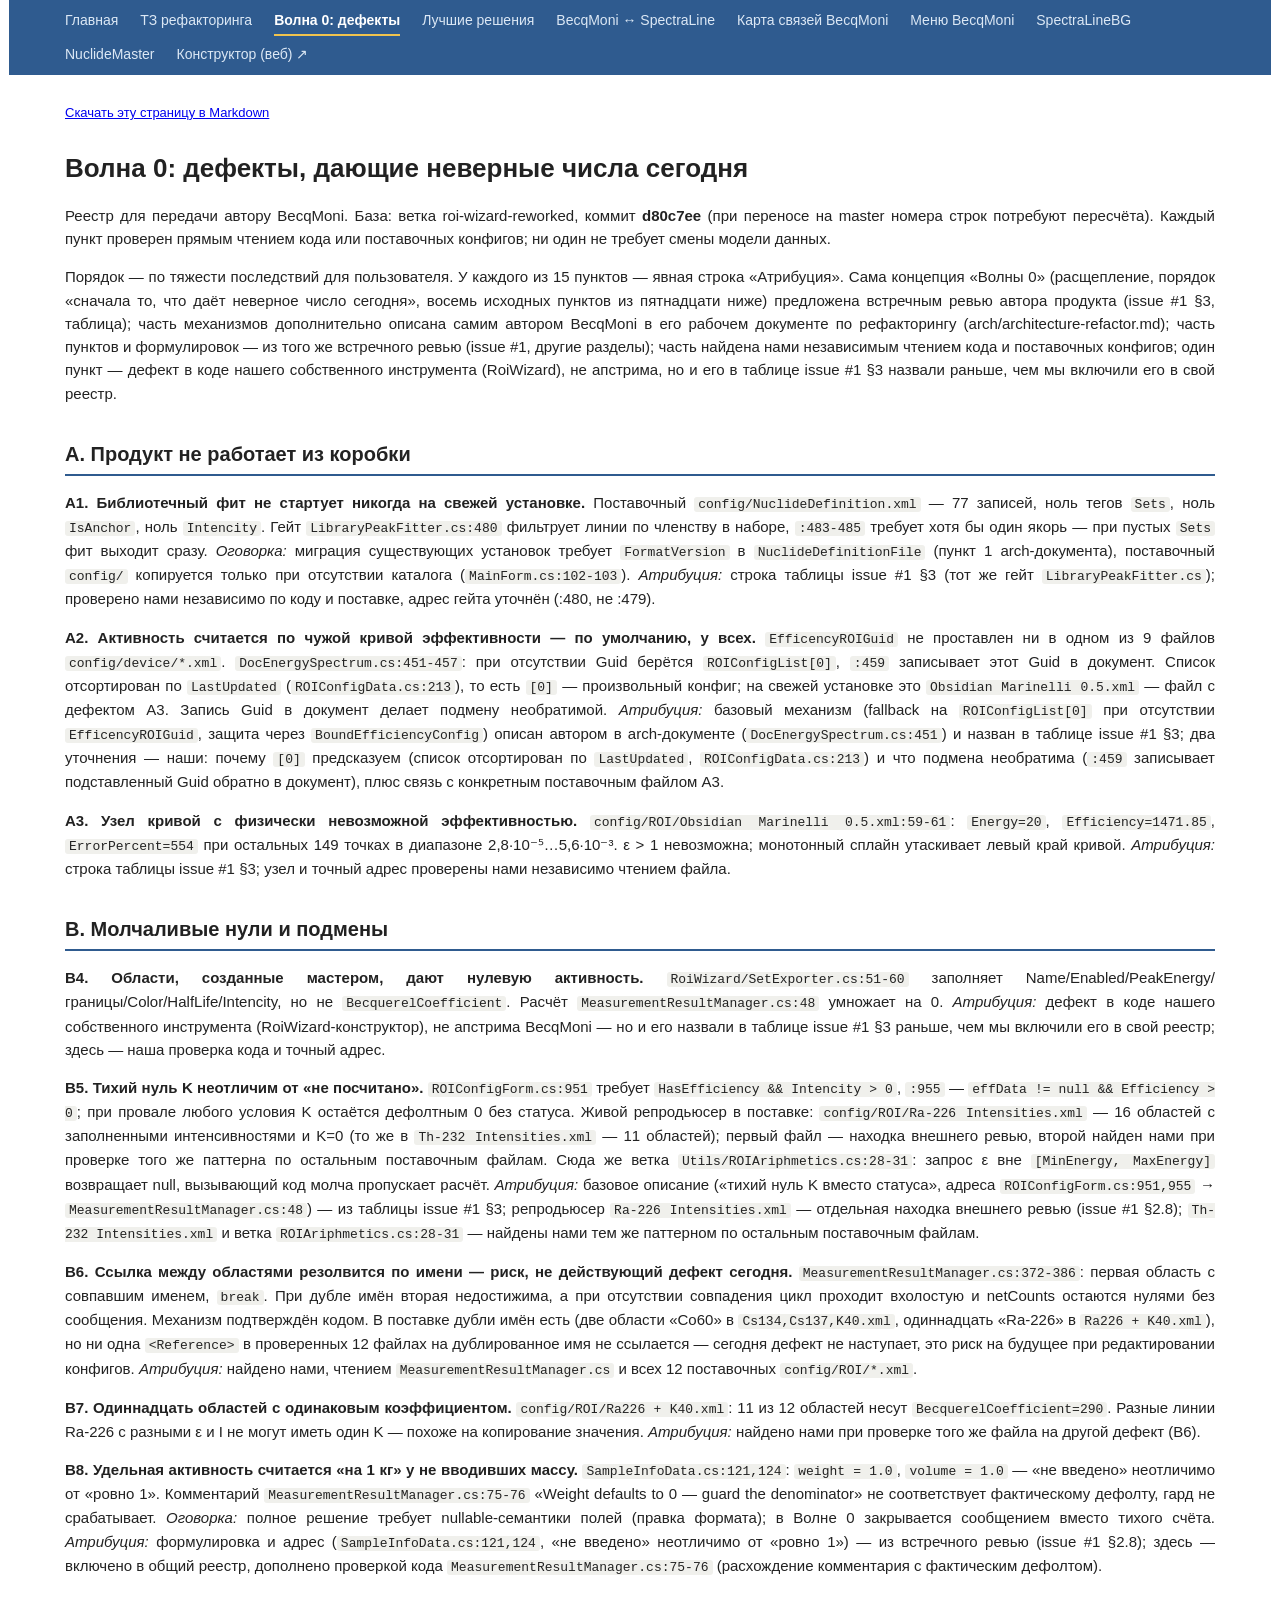
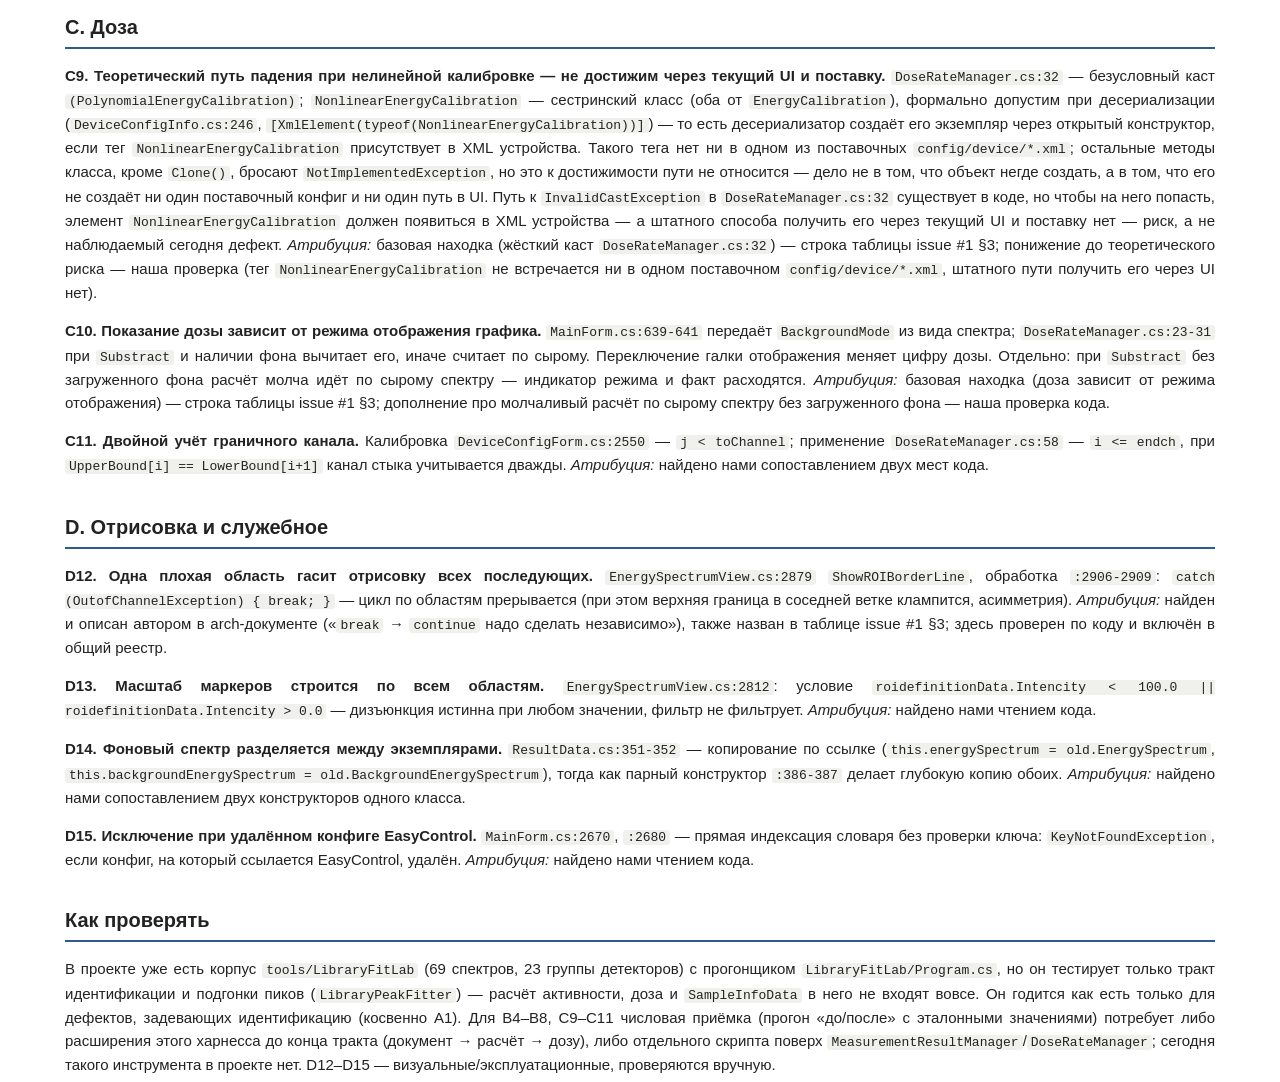
<file: wave0.html>
<!DOCTYPE html>
<html lang="ru">
<head>
<meta charset="utf-8">
<meta name="viewport" content="width=device-width, initial-scale=1">
<title>Волна 0: дефекты — BecqMoni arch notes</title>
<style>
body { font-family: "Segoe UI", Calibri, sans-serif; font-size: 15px; line-height: 1.55; color: #222;
       max-width: 1150px; margin: 0 auto; padding: 0 56px 40px; background: #fff; }
nav { position: sticky; top: 0; background: #2f5b8f; margin: 0 -56px 28px; padding: 10px 56px;
      z-index: 5; display: flex; flex-wrap: wrap; row-gap: 8px; column-gap: 22px; }
nav a { color: #dce8f5; text-decoration: none; font-size: 14px; white-space: nowrap; }
nav a:hover { color: #fff; text-decoration: underline; }
nav a.act { color: #fff; font-weight: 600; border-bottom: 2px solid #f0c34e; padding-bottom: 2px; }
h1 { font-size: 26px; font-weight: 600; margin: 0 0 16px; }
h2 { font-size: 20px; font-weight: 600; margin: 34px 0 12px; border-bottom: 2px solid #2f5b8f; padding-bottom: 4px; }
h3 { font-size: 17px; font-weight: 600; margin: 24px 0 8px; color: #2f5b8f; }
table { border-collapse: collapse; width: 100%; margin: 12px 0 20px; display: block; overflow-x: auto; }
img { max-width: 100%; height: auto; }
th { background: #2f5b8f; color: #fff; text-align: left; padding: 7px 11px; font-weight: 600; font-size: 14px; }
td { border: 1px solid #c9d4e0; padding: 7px 11px; vertical-align: top; font-size: 14px; }
tr:nth-child(even) td { background: #f3f6fa; }
code { font-family: Consolas, monospace; font-size: 13px; background: #f0f0ec; padding: 0 4px; border-radius: 3px; }
pre { background: #f6f6f2; border: 1px solid #ddd; border-radius: 6px; padding: 12px 16px; overflow-x: auto; }
pre code { background: none; padding: 0; }
blockquote { border-left: 4px solid #d9a62e; background: #fdf6e3; margin: 16px 0; padding: 8px 16px; }
li { margin-bottom: 4px; }
p, li { text-align: justify; hyphens: auto; }
hr { border: none; border-top: 1px solid #ccc; margin: 28px 0; }
.meta { color: #666; font-size: 13px; margin-bottom: 24px; }
</style>
</head>
<body>
<nav><a href="index.html">Главная</a><a href="bm-arch-tz.html">ТЗ рефакторинга</a><a href="wave0.html" class="act">Волна 0: дефекты</a><a href="best-solutions.html">Лучшие решения</a><a href="comparison.html">BecqMoni ↔ SpectraLine</a><a href="arch-map.html">Карта связей BecqMoni</a><a href="menu-map.html">Меню BecqMoni</a><a href="spectraline.html">SpectraLineBG</a><a href="nuclidemaster.html">NuclideMaster</a><a href="wizard/" target="_blank" rel="noopener">Конструктор (веб) ↗</a></nav>
<p class="meta"><a href="wave0.md" download>Скачать эту страницу в Markdown</a></p><h1>Волна 0: дефекты, дающие неверные числа сегодня</h1>
<p>Реестр для передачи автору BecqMoni. База: ветка roi-wizard-reworked, коммит <strong>d80c7ee</strong> (при переносе на master номера строк потребуют пересчёта). Каждый пункт проверен прямым чтением кода или поставочных конфигов; ни один не требует смены модели данных.</p>
<p>Порядок — по тяжести последствий для пользователя. У каждого из 15 пунктов — явная строка «Атрибуция». Сама концепция «Волны 0» (расщепление, порядок «сначала то, что даёт неверное число сегодня», восемь исходных пунктов из пятнадцати ниже) предложена встречным ревью автора продукта (issue #1 §3, таблица); часть механизмов дополнительно описана самим автором BecqMoni в его рабочем документе по рефакторингу (arch/architecture-refactor.md); часть пунктов и формулировок — из того же встречного ревью (issue #1, другие разделы); часть найдена нами независимым чтением кода и поставочных конфигов; один пункт — дефект в коде нашего собственного инструмента (RoiWizard), не апстрима, но и его в таблице issue #1 §3 назвали раньше, чем мы включили его в свой реестр.</p>
<h2>A. Продукт не работает из коробки</h2>
<p><strong>A1. Библиотечный фит не стартует никогда на свежей установке.</strong>
Поставочный <code>config/NuclideDefinition.xml</code> — 77 записей, ноль тегов <code>Sets</code>, ноль <code>IsAnchor</code>, ноль <code>Intencity</code>. Гейт <code>LibraryPeakFitter.cs:480</code> фильтрует линии по членству в наборе, <code>:483-485</code> требует хотя бы один якорь — при пустых <code>Sets</code> фит выходит сразу.
<em>Оговорка:</em> миграция существующих установок требует <code>FormatVersion</code> в <code>NuclideDefinitionFile</code> (пункт 1 arch-документа), поставочный <code>config/</code> копируется только при отсутствии каталога (<code>MainForm.cs:102-103</code>).
<em>Атрибуция:</em> строка таблицы issue #1 §3 (тот же гейт <code>LibraryPeakFitter.cs</code>); проверено нами независимо по коду и поставке, адрес гейта уточнён (:480, не :479).</p>
<p><strong>A2. Активность считается по чужой кривой эффективности — по умолчанию, у всех.</strong>
<code>EfficencyROIGuid</code> не проставлен ни в одном из 9 файлов <code>config/device/*.xml</code>. <code>DocEnergySpectrum.cs:451-457</code>: при отсутствии Guid берётся <code>ROIConfigList[0]</code>, <code>:459</code> записывает этот Guid в документ. Список отсортирован по <code>LastUpdated</code> (<code>ROIConfigData.cs:213</code>), то есть <code>[0]</code> — произвольный конфиг; на свежей установке это <code>Obsidian Marinelli 0.5.xml</code> — файл с дефектом A3. Запись Guid в документ делает подмену необратимой.
<em>Атрибуция:</em> базовый механизм (fallback на <code>ROIConfigList[0]</code> при отсутствии <code>EfficencyROIGuid</code>, защита через <code>BoundEfficiencyConfig</code>) описан автором в arch-документе (<code>DocEnergySpectrum.cs:451</code>) и назван в таблице issue #1 §3; два уточнения — наши: почему <code>[0]</code> предсказуем (список отсортирован по <code>LastUpdated</code>, <code>ROIConfigData.cs:213</code>) и что подмена необратима (<code>:459</code> записывает подставленный Guid обратно в документ), плюс связь с конкретным поставочным файлом A3.</p>
<p><strong>A3. Узел кривой с физически невозможной эффективностью.</strong>
<code>config/ROI/Obsidian Marinelli 0.5.xml:59-61</code>: <code>Energy=20</code>, <code>Efficiency=1471.85</code>, <code>ErrorPercent=554</code> при остальных 149 точках в диапазоне 2,8·10⁻⁵…5,6·10⁻³. ε &gt; 1 невозможна; монотонный сплайн утаскивает левый край кривой.
<em>Атрибуция:</em> строка таблицы issue #1 §3; узел и точный адрес проверены нами независимо чтением файла.</p>
<h2>B. Молчаливые нули и подмены</h2>
<p><strong>B4. Области, созданные мастером, дают нулевую активность.</strong>
<code>RoiWizard/SetExporter.cs:51-60</code> заполняет Name/Enabled/PeakEnergy/границы/Color/HalfLife/Intencity, но не <code>BecquerelCoefficient</code>. Расчёт <code>MeasurementResultManager.cs:48</code> умножает на 0.
<em>Атрибуция:</em> дефект в коде нашего собственного инструмента (RoiWizard-конструктор), не апстрима BecqMoni — но и его назвали в таблице issue #1 §3 раньше, чем мы включили его в свой реестр; здесь — наша проверка кода и точный адрес.</p>
<p><strong>B5. Тихий нуль K неотличим от «не посчитано».</strong>
<code>ROIConfigForm.cs:951</code> требует <code>HasEfficiency &amp;&amp; Intencity &gt; 0</code>, <code>:955</code> — <code>effData != null &amp;&amp; Efficiency &gt; 0</code>; при провале любого условия K остаётся дефолтным 0 без статуса. Живой репродьюсер в поставке: <code>config/ROI/Ra-226 Intensities.xml</code> — 16 областей с заполненными интенсивностями и K=0 (то же в <code>Th-232 Intensities.xml</code> — 11 областей); первый файл — находка внешнего ревью, второй найден нами при проверке того же паттерна по остальным поставочным файлам. Сюда же ветка <code>Utils/ROIAriphmetics.cs:28-31</code>: запрос ε вне <code>[MinEnergy, MaxEnergy]</code> возвращает null, вызывающий код молча пропускает расчёт.
<em>Атрибуция:</em> базовое описание («тихий нуль K вместо статуса», адреса <code>ROIConfigForm.cs:951,955</code> → <code>MeasurementResultManager.cs:48</code>) — из таблицы issue #1 §3; репродьюсер <code>Ra-226 Intensities.xml</code> — отдельная находка внешнего ревью (issue #1 §2.8); <code>Th-232 Intensities.xml</code> и ветка <code>ROIAriphmetics.cs:28-31</code> — найдены нами тем же паттерном по остальным поставочным файлам.</p>
<p><strong>B6. Ссылка между областями резолвится по имени — риск, не действующий дефект сегодня.</strong>
<code>MeasurementResultManager.cs:372-386</code>: первая область с совпавшим именем, <code>break</code>. При дубле имён вторая недостижима, а при отсутствии совпадения цикл проходит вхолостую и netCounts остаются нулями без сообщения. Механизм подтверждён кодом. В поставке дубли имён есть (две области «Co60» в <code>Cs134,Cs137,K40.xml</code>, одиннадцать «Ra-226» в <code>Ra226 + K40.xml</code>), но ни одна <code>&lt;Reference&gt;</code> в проверенных 12 файлах на дублированное имя не ссылается — сегодня дефект не наступает, это риск на будущее при редактировании конфигов.
<em>Атрибуция:</em> найдено нами, чтением <code>MeasurementResultManager.cs</code> и всех 12 поставочных <code>config/ROI/*.xml</code>.</p>
<p><strong>B7. Одиннадцать областей с одинаковым коэффициентом.</strong>
<code>config/ROI/Ra226 + K40.xml</code>: 11 из 12 областей несут <code>BecquerelCoefficient=290</code>. Разные линии Ra-226 с разными ε и I не могут иметь один K — похоже на копирование значения.
<em>Атрибуция:</em> найдено нами при проверке того же файла на другой дефект (B6).</p>
<p><strong>B8. Удельная активность считается «на 1 кг» у не вводивших массу.</strong>
<code>SampleInfoData.cs:121,124</code>: <code>weight = 1.0</code>, <code>volume = 1.0</code> — «не введено» неотличимо от «ровно 1». Комментарий <code>MeasurementResultManager.cs:75-76</code> «Weight defaults to 0 — guard the denominator» не соответствует фактическому дефолту, гард не срабатывает.
<em>Оговорка:</em> полное решение требует nullable-семантики полей (правка формата); в Волне 0 закрывается сообщением вместо тихого счёта.
<em>Атрибуция:</em> формулировка и адрес (<code>SampleInfoData.cs:121,124</code>, «не введено» неотличимо от «ровно 1») — из встречного ревью (issue #1 §2.8); здесь — включено в общий реестр, дополнено проверкой кода <code>MeasurementResultManager.cs:75-76</code> (расхождение комментария с фактическим дефолтом).</p>
<h2>C. Доза</h2>
<p><strong>C9. Теоретический путь падения при нелинейной калибровке — не достижим через текущий UI и поставку.</strong>
<code>DoseRateManager.cs:32</code> — безусловный каст <code>(PolynomialEnergyCalibration)</code>; <code>NonlinearEnergyCalibration</code> — сестринский класс (оба от <code>EnergyCalibration</code>), формально допустим при десериализации (<code>DeviceConfigInfo.cs:246</code>, <code>[XmlElement(typeof(NonlinearEnergyCalibration))]</code>) — то есть десериализатор создаёт его экземпляр через открытый конструктор, если тег <code>NonlinearEnergyCalibration</code> присутствует в XML устройства. Такого тега нет ни в одном из поставочных <code>config/device/*.xml</code>; остальные методы класса, кроме <code>Clone()</code>, бросают <code>NotImplementedException</code>, но это к достижимости пути не относится — дело не в том, что объект негде создать, а в том, что его не создаёт ни один поставочный конфиг и ни один путь в UI. Путь к <code>InvalidCastException</code> в <code>DoseRateManager.cs:32</code> существует в коде, но чтобы на него попасть, элемент <code>NonlinearEnergyCalibration</code> должен появиться в XML устройства — а штатного способа получить его через текущий UI и поставку нет — риск, а не наблюдаемый сегодня дефект.
<em>Атрибуция:</em> базовая находка (жёсткий каст <code>DoseRateManager.cs:32</code>) — строка таблицы issue #1 §3; понижение до теоретического риска — наша проверка (тег <code>NonlinearEnergyCalibration</code> не встречается ни в одном поставочном <code>config/device/*.xml</code>, штатного пути получить его через UI нет).</p>
<p><strong>C10. Показание дозы зависит от режима отображения графика.</strong>
<code>MainForm.cs:639-641</code> передаёт <code>BackgroundMode</code> из вида спектра; <code>DoseRateManager.cs:23-31</code> при <code>Substract</code> и наличии фона вычитает его, иначе считает по сырому. Переключение галки отображения меняет цифру дозы. Отдельно: при <code>Substract</code> без загруженного фона расчёт молча идёт по сырому спектру — индикатор режима и факт расходятся.
<em>Атрибуция:</em> базовая находка (доза зависит от режима отображения) — строка таблицы issue #1 §3; дополнение про молчаливый расчёт по сырому спектру без загруженного фона — наша проверка кода.</p>
<p><strong>C11. Двойной учёт граничного канала.</strong>
Калибровка <code>DeviceConfigForm.cs:2550</code> — <code>j &lt; toChannel</code>; применение <code>DoseRateManager.cs:58</code> — <code>i &lt;= endch</code>, при <code>UpperBound[i] == LowerBound[i+1]</code> канал стыка учитывается дважды.
<em>Атрибуция:</em> найдено нами сопоставлением двух мест кода.</p>
<h2>D. Отрисовка и служебное</h2>
<p><strong>D12. Одна плохая область гасит отрисовку всех последующих.</strong>
<code>EnergySpectrumView.cs:2879</code> <code>ShowROIBorderLine</code>, обработка <code>:2906-2909</code>: <code>catch (OutofChannelException) { break; }</code> — цикл по областям прерывается (при этом верхняя граница в соседней ветке клампится, асимметрия).
<em>Атрибуция:</em> найден и описан автором в arch-документе («<code>break</code> → <code>continue</code> надо сделать независимо»), также назван в таблице issue #1 §3; здесь проверен по коду и включён в общий реестр.</p>
<p><strong>D13. Масштаб маркеров строится по всем областям.</strong>
<code>EnergySpectrumView.cs:2812</code>: условие <code>roidefinitionData.Intencity &lt; 100.0 || roidefinitionData.Intencity &gt; 0.0</code> — дизъюнкция истинна при любом значении, фильтр не фильтрует.
<em>Атрибуция:</em> найдено нами чтением кода.</p>
<p><strong>D14. Фоновый спектр разделяется между экземплярами.</strong>
<code>ResultData.cs:351-352</code> — копирование по ссылке (<code>this.energySpectrum = old.EnergySpectrum</code>, <code>this.backgroundEnergySpectrum = old.BackgroundEnergySpectrum</code>), тогда как парный конструктор <code>:386-387</code> делает глубокую копию обоих.
<em>Атрибуция:</em> найдено нами сопоставлением двух конструкторов одного класса.</p>
<p><strong>D15. Исключение при удалённом конфиге EasyControl.</strong>
<code>MainForm.cs:2670</code>, <code>:2680</code> — прямая индексация словаря без проверки ключа: <code>KeyNotFoundException</code>, если конфиг, на который ссылается EasyControl, удалён.
<em>Атрибуция:</em> найдено нами чтением кода.</p>
<h2>Как проверять</h2>
<p>В проекте уже есть корпус <code>tools/LibraryFitLab</code> (69 спектров, 23 группы детекторов) с прогонщиком <code>LibraryFitLab/Program.cs</code>, но он тестирует только тракт идентификации и подгонки пиков (<code>LibraryPeakFitter</code>) — расчёт активности, доза и <code>SampleInfoData</code> в него не входят вовсе. Он годится как есть только для дефектов, задевающих идентификацию (косвенно A1). Для B4–B8, C9–C11 числовая приёмка (прогон «до/после» с эталонными значениями) потребует либо расширения этого харнесса до конца тракта (документ → расчёт → дозу), либо отдельного скрипта поверх <code>MeasurementResultManager</code>/<code>DoseRateManager</code>; сегодня такого инструмента в проекте нет. D12–D15 — визуальные/эксплуатационные, проверяются вручную.</p>
</body>
</html>
</file>
<file: wizard/styles/host.css>
/* Тема «host» — оформление окна BecqMoni (WinForms).
   Разметку и id не менять: контракт в styles/README.md. */
/* Оформление хоста (BecqMoni, WinForms): системный серо-синий, прямые углы,
     Segoe UI 12 px, плотные списки. Панель должна быть неотличима от «Обнаружения пиков». */
  :root{
    --bg:#eef1f4; --card:#ffffff; --ink:#1a1a1a; --muted:#5a6472;
    --line:#adadad; --accent:#2b6cb0; --accent-ink:#1f3a5f;
    --ok:#1f6b3a; --input-bg:#ffffff; --sel:#cde4f7; --chip:#e5e5e5;
    --panel:#f0f0f0; --head:#1f3a5f; --tabbg:#d3e0ee; --grid:#d7dde5;
    /* заливка микро-бара интенсивности: полупрозрачная, чтобы читалась и на белой
       строке, и на выбранной (её фон — --sel) */
    --bar:rgba(20,72,116,.22);
  }
  *{box-sizing:border-box}
  body{margin:0; background:var(--bg); color:var(--ink); height:100dvh; overflow:hidden;
    font:12px/1.45 "Segoe UI",Tahoma,Arial,sans-serif}
  /* ── окно хоста: заголовок, меню, закладки во всю ширину, статусная строка ── */
  .app{height:100dvh; display:flex; flex-direction:column}
  .topbar{display:flex; align-items:center; gap:10px; padding:4px 10px;
    background:var(--head); color:#fff; flex-shrink:0}
  .topbar h1{font-size:12px; font-weight:600; margin:0; white-space:nowrap; color:#fff}
  .topbar .spacer{flex:1}
  .topbar button{background:transparent; border:none; color:#dbe6f2; height:20px; padding:0 8px}
  .topbar button:hover{background:#2d4f79; border:none}
  /* полосы меню над закладками нет — готовые наборы стоят в своём шаге строкой ссылок */
  .presets{display:flex; flex-wrap:wrap; gap:0 4px; align-items:baseline}
  .preset{color:var(--accent); cursor:pointer}
  .preset:hover{text-decoration:underline}
  .tabs{display:flex; gap:0; padding:6px 10px 0; background:var(--panel); flex-shrink:0}
  .tabs button{border:1px solid #9fb0c6; border-bottom:none; border-radius:3px 3px 0 0;
    background:var(--tabbg); padding:6px 14px; font-size:12px; color:var(--ink);
    white-space:nowrap; margin-right:2px; height:auto}
  .tabs button.on{background:#fff; color:var(--accent-ink); font-weight:600;
    box-shadow:0 1px 0 #fff; position:relative; z-index:2}
  .tabs button b{color:var(--accent); margin-left:5px}
  .tabbody{display:none; padding:8px; overflow-y:auto; flex:1; min-height:0;
    background:#fff; border-top:1px solid #9fb0c6}
  .tabbody.on{display:flex; flex-direction:column}
  /* group box, как в WinForms: рамка с легендой */
  .gbox{border:1px solid #c3cddb; padding:8px 10px 9px; margin:0 0 6px; position:relative;
    background:#fff}
  .gbox > .lg{position:absolute; top:-8px; left:8px; background:#fff; padding:0 5px;
    font-size:12px; font-weight:600; color:var(--accent-ink)}
  .gbox.grow{flex:1; min-height:0; display:flex; flex-direction:column}
  .cols3{display:grid; grid-template-columns:1fr 1.15fr 1fr; gap:8px; flex:1; min-height:0}
  .cols3 > .gbox{display:flex; flex-direction:column; min-height:0}
  .cols2{display:grid; grid-template-columns:1.35fr 1fr; gap:8px; align-items:start}
  .infoline{background:#eaf1f8; border:1px solid #c3d5e8; padding:3px 8px; margin:0 0 5px;
    font-size:12px; color:var(--accent-ink)}
  .statusbar{display:flex; align-items:center; gap:12px; padding:5px 10px; flex-shrink:0;
    border-top:1px solid var(--line); background:var(--panel); font-size:12px;
    font-variant-numeric:tabular-nums}
  .statusbar .sum b{color:var(--accent-ink)}
  /* «?» в строке контролов: раскрытый текст — тем же всплывающим окном, что и
     словарик кодов (.infoPop), чтобы пояснение не раздвигало вёрстку.
     Закрывается кликом мимо и Esc */
  .line{position:relative}
  .line > details.doc[open] > *:not(summary){position:absolute; left:0; right:0; top:100%;
    z-index:40; margin:2px 0 0; padding:6px 9px; max-width:none;
    max-height:min(340px,46vh); overflow:auto;
    background:#ffffe1; border:1px solid #b0a060; box-shadow:0 4px 10px rgba(0,0,0,.2)}
  /* справка по инструменту — поверх окна, во всю его ширину */
  .modalback{position:fixed; inset:0; z-index:60; background:rgba(20,30,45,.35);
    display:flex; align-items:center; justify-content:center; padding:12px}
  .modal{display:flex; flex-direction:column; width:100%; max-height:100%;
    background:#fff; border:1px solid #9fb0c6; box-shadow:0 10px 30px rgba(20,40,70,.35)}
  .modalhead{display:flex; align-items:center; gap:10px; padding:5px 8px;
    background:var(--head); color:#fff; flex-shrink:0}
  .modalhead button{background:transparent; border:none; color:#dbe6f2; height:20px; padding:0 8px}
  .modalhead button:hover{background:#2d4f79; border:none}
  .modalbody{overflow:auto; padding:10px 14px}
  .modalbody p{margin:0 0 8px}
  /* таблица «что взято → откуда»: первая колонка уже, обе строки читаемы целиком */
  .srctbl{width:100%; border-collapse:collapse; margin:2px 0 6px}
  .srctbl th{text-align:left; white-space:normal}
  .srctbl td{padding:4px 8px; vertical-align:top; line-height:1.4; white-space:normal;
    border-bottom:1px solid var(--grid)}
  .srctbl td:first-child{width:38%}
  .srctbl a{color:var(--accent)}
  /* бейджи семейств в списке нуклидов */
  .fbadge{display:inline-block; font-size:10.5px; font-weight:600; padding:0 5px; margin-right:3px;
    border-radius:2px; letter-spacing:.02em}
  .f-popular{background:#e2f0dc; color:#2f6b3f}
  .f-norm{background:#dce9f5; color:#28527a}
  .f-med{background:#f5e2ef; color:#8a3d72}
  .f-ind{background:#e6e2f5; color:#4b3f8a}
  .f-snm{background:#fdf0d0; color:#8a6a1f}
  .f-fiss{background:#fde2de; color:#93372c}
  .f-naa{background:#dff0f2; color:#276b73}
  .f-waste{background:#ece6de; color:#6b5a45}
  h1{font-size:24px; margin:0 0 4px}
  .sub{color:var(--muted); font-size:14px; margin:0 0 6px}
  .card{margin:0 0 10px}
  h2{font-size:12px; font-weight:600; margin:0 0 6px; color:var(--accent-ink);
    border-bottom:1px solid var(--grid); padding-bottom:3px}
  h2 .n{color:var(--accent); font-variant-numeric:tabular-nums; margin-right:6px}
  h3{font-size:12px; font-weight:600; margin:8px 0 4px; color:var(--accent-ink)}
  label{font-size:12px; color:var(--ink); font-weight:400; display:block; margin-bottom:2px}
  /* пояснения — под «подробнее», а не между полем и кнопкой */
  details.doc{margin:4px 0 0}
  details.doc > summary{font-size:12.5px; color:var(--accent-ink); cursor:pointer;
    list-style:none; display:inline-block; border-bottom:1px dotted var(--accent)}
  details.doc > summary::-webkit-details-marker{display:none}
  details.doc .hint{max-width:none}   /* справка идёт во всю ширину панели */
  /* сегментный переключатель — там, где вариантов 2–3 */
  .seg{display:flex}
  .seg button{border-radius:0; border-right-width:0; flex:1; padding:3px 8px; font-size:12px}
  .seg button:last-child{border-right-width:1px}
  .seg button.on{background:var(--sel); border-color:var(--accent); color:var(--accent-ink);
    font-weight:600; position:relative; z-index:1}
  .srcPane{display:none}
  .srcPane.on{display:block}
  .toast{position:absolute; right:10px; bottom:34px; z-index:40; max-width:min(560px,60vw);
    background:#ffffe1; border:1px solid #b0a060; border-radius:0;
    padding:6px 10px; font-size:12px; box-shadow:0 4px 12px rgba(0,0,0,.25)}
  .toast code{font-size:12px}
  .content{position:relative}
  tr.hovered{outline:2px solid var(--accent); outline-offset:-2px}
  input[type=number],input[type=text],select{
    padding:2px 5px; font-size:12px; height:23px; color:var(--ink); background:var(--input-bg);
    border:1px solid var(--line); border-radius:0; font-variant-numeric:tabular-nums;
    font-family:inherit}
  input:focus,select:focus{outline:2px solid var(--accent); outline-offset:1px}
  button{padding:3px 10px; font-size:12px; height:23px; border-radius:0; border:1px solid var(--line);
    background:var(--chip); color:var(--ink); cursor:pointer; font-family:inherit}
  button:hover{background:#e8f0f8; border-color:var(--accent)}
  button.primary{background:#dbe8f5; border-color:#7d9cbb; color:var(--accent-ink); font-weight:600}
  .row{display:flex; flex-wrap:wrap; gap:6px 10px; align-items:flex-end}
  /* компактная строка: подпись и поле в одну линию, без вертикальных label */
  .line{display:flex; flex-wrap:wrap; align-items:center; gap:4px 9px; margin:0 0 3px}
  .line:last-child{margin-bottom:0}
  .line > label{display:inline; margin:0; white-space:nowrap}
  .line .sep{color:var(--muted)}
  .gbox{padding:6px 8px 6px}
  .gbox + .gbox{margin-top:5px}
  .cols{display:grid; grid-template-columns:1fr; gap:10px}
  /* блок 1: заголовок / панель управления / список / хвост — строки колонок выровнены,
     поэтому все три списка начинаются на одной линии */
  .cols.aligned{grid-template-rows:auto auto auto auto}
  .cols.aligned > div{display:grid; grid-row:span 4; grid-template-rows:subgrid;
    row-gap:0; align-content:start}
  .cols.aligned .ctl{align-self:start; position:relative}
  /* словарик кодов — всплывающей панелью поверх списка, чтобы не двигать вёрстку */
  .infoPop{position:absolute; left:0; right:0; top:100%; z-index:20; margin:2px 0 0;
    background:#ffffe1; border:1px solid #b0a060; border-radius:0;
    padding:6px 9px; box-shadow:0 4px 10px rgba(0,0,0,.2)}
  @media(max-width:900px){
    .cols{grid-template-columns:1fr}
    .cols.aligned{grid-template-rows:none}
    .cols.aligned > div{display:block; grid-row:auto}
  }
  .group{border:1px solid var(--line); border-radius:0; padding:4px 8px; margin:0; background:#fff}
  .group .ghead{display:flex; justify-content:space-between; align-items:center; gap:8px;
    font-weight:600; font-size:12px; cursor:pointer; color:var(--accent-ink)}
  .gctl{display:flex; gap:6px; align-items:center; flex-wrap:nowrap; white-space:nowrap; flex-shrink:0}
  button.exp{min-width:34px; height:30px; padding:0; font-size:15px; line-height:1;
    background:var(--sel); border:1px solid var(--accent); color:var(--accent-ink);
    border-radius:8px; transition:transform .15s}
  .group.open button.exp{transform:rotate(180deg)}
  .group .gbody{margin-top:5px; display:none; max-height:220px; overflow-y:auto}
  .group.open .gbody{display:block}
  .nuc{display:flex; align-items:center; gap:6px; padding:1px 4px; font-size:12px; line-height:16px;
    font-variant-numeric:tabular-nums}
  .nuc .hl{color:var(--muted); font-size:12px; margin-left:auto; white-space:nowrap}
  .nuc.nolines{opacity:.5}
  .nuclist{border:1px solid var(--line); border-radius:0; padding:2px; margin-top:6px;
    background:#fff; flex:1; min-height:80px; overflow-y:auto}
  .nuclist .nuc.hit{cursor:pointer; border-radius:0}
  .nuclist .nuc.hit:hover{background:var(--sel)}
  .nuclist .nuc .fam{color:var(--muted); font-size:11.5px; text-transform:uppercase; letter-spacing:.04em}
  .nuclist .nuc .note{color:var(--muted); font-size:11.5px; min-width:0; overflow:hidden;
    text-overflow:ellipsis; white-space:nowrap}
  .nuclist .empty{color:var(--muted); font-size:13px; padding:4px 2px}
  .chipbar{display:flex; flex-wrap:wrap; gap:6px; margin-top:6px}
  .chip{background:var(--chip); border:1px solid var(--line); border-radius:0;
    padding:2px 8px; font-size:12px; cursor:pointer; user-select:none}
  .chip.on{background:var(--sel); border-color:var(--accent); color:var(--accent-ink); font-weight:600}
  .tblscroll{overflow:auto; border:1px solid var(--line); border-radius:0; margin:0; flex:1; min-height:0}
  table{width:100%; border-collapse:collapse; font-size:12px; font-variant-numeric:tabular-nums}
  th,td{border-bottom:1px solid var(--grid); padding:1px 8px; text-align:right; white-space:nowrap;
    line-height:17px}
  th{position:sticky; top:0; background:var(--panel); font-weight:600; cursor:pointer;
    user-select:none; z-index:2; border-bottom:1px solid var(--line); padding:3px 8px}
  th:first-child,td:first-child{text-align:center; width:26px}
  td input[type=checkbox]{width:13px; height:13px; margin:0; vertical-align:middle}
  tbody tr:hover{background:#eaf1f8}
  th:nth-child(2),td:nth-child(2),th:nth-child(7),td:nth-child(7){text-align:left}
  tr.selrow{background:var(--sel)}
  .badge{display:inline-block; font-size:11px; font-weight:600; border-radius:2px; padding:0 5px}
  .b-g{background:#dce9f5; color:#28527a}
  .b-x{background:#f5e2ef; color:#8a3d72}
  .b-xrf{background:#fdf0d0; color:#8a6a1f}
  .b-sec{background:#e2f0dc; color:#2f6b3f}
  .hint{font-size:11.5px; color:var(--muted); margin:3px 0 0}
  .colorchips{display:flex; flex-wrap:wrap; gap:8px; margin-top:8px}
  .cchip{display:flex; align-items:center; gap:6px; background:var(--chip); border:1px solid var(--line);
    border-radius:0; padding:2px 6px; font-size:12px}
  .cchip input[type=color]{width:26px; height:22px; border:none; background:none; padding:0; cursor:pointer}
  pre{background:var(--input-bg); border:1px solid var(--line); border-radius:0; padding:6px 8px;
    font-size:12px; overflow:auto; max-height:300px}
  .stat{font-size:12px; color:var(--muted)}
  .stat b{color:var(--accent-ink); font-size:12px}
  .warn{color:#a05a2a; font-size:12.5px}
</file>
